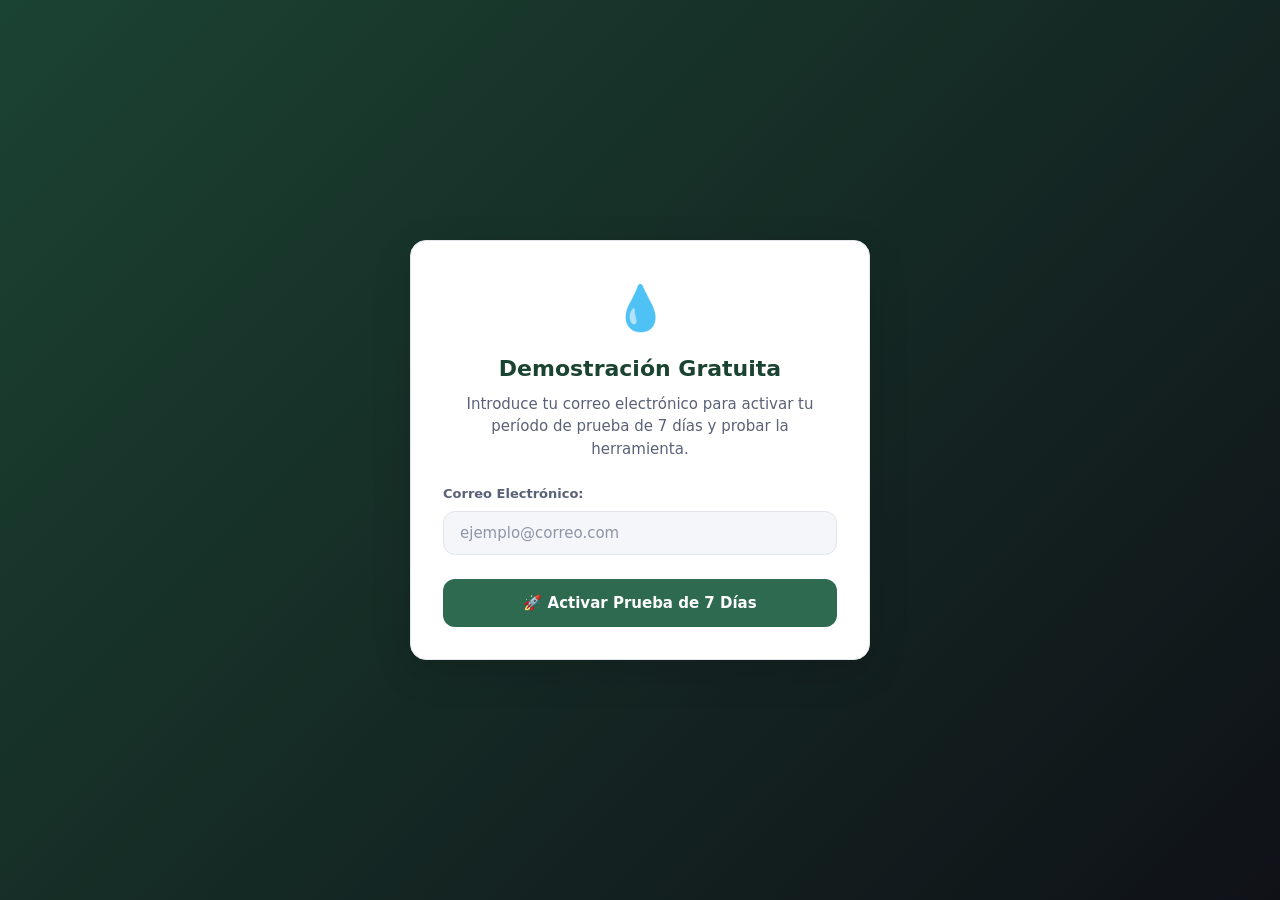
<file: index.html>
<!DOCTYPE html>
<html lang="es">

<head>
  <meta charset="UTF-8" />
  <meta name="viewport" content="width=device-width, initial-scale=1.0, user-scalable=no" />
  <meta name="description" content="Tu Empresa - Sistema de Gestión para Recarga de Agua Potable" />
  <meta name="theme-color" content="#1B4332" />
  <meta name="mobile-web-app-capable" content="yes" />
  <meta name="apple-mobile-web-app-capable" content="yes" />
  <meta name="apple-mobile-web-app-status-bar-style" content="black-translucent" />
  <meta name="apple-mobile-web-app-title" content="WaterApp" />
  <link rel="manifest" href="manifest.json" />
  <link rel="icon" type="image/png" sizes="192x192" href="img/icon-192.png" />
  <link rel="apple-touch-icon" href="img/icon-192.png" />
  <title>Tu Empresa - Gestión de Agua v2.8.67</title>
  <link rel="stylesheet" href="css/styles.css?v=2.8.56" />
</head>

<body>
  <script>
    // En localhost desregistrar Service Worker y vaciar cache para reflejar cambios de desarrollo en tiempo real
    if (window.location.hostname === 'localhost' || window.location.hostname === '127.0.0.1') {
      if ('serviceWorker' in navigator) {
        navigator.serviceWorker.getRegistrations().then(regs => {
          for (let reg of regs) reg.unregister();
        });
      }
      if ('caches' in window) {
        caches.keys().then(keys => {
          for (let key of keys) caches.delete(key);
        });
      }
    }
  </script>
  <div id="app"></div>
  <script>
    window.addEventListener('error', function(e) {
      const msg = e.message || '';
      if (msg.includes('ResizeObserver') || msg.includes('Script error')) return;
      console.error('[App Error]', e);
    });
    window.addEventListener('unhandledrejection', function(e) {
      const msg = (e && e.reason) ? (e.reason.message || String(e.reason)) : '';
      if (msg.includes('ServiceWorker') || msg.includes('Failed to fetch') || msg.includes('NetworkError')) {
        console.warn('[PWA/Network]: Error de red o actualización de Service Worker ignorado:', e.reason);
        return;
      }
      console.error('[Unhandled Rejection]', e.reason);
    });
  </script>
  <script src="js/qrcode.min.js"></script>
  <script src="js/html2pdf.bundle.min.js"></script>
  <script type="module" src="js/app.js?v=2.8.72"></script>
</body>

</html>
</file>
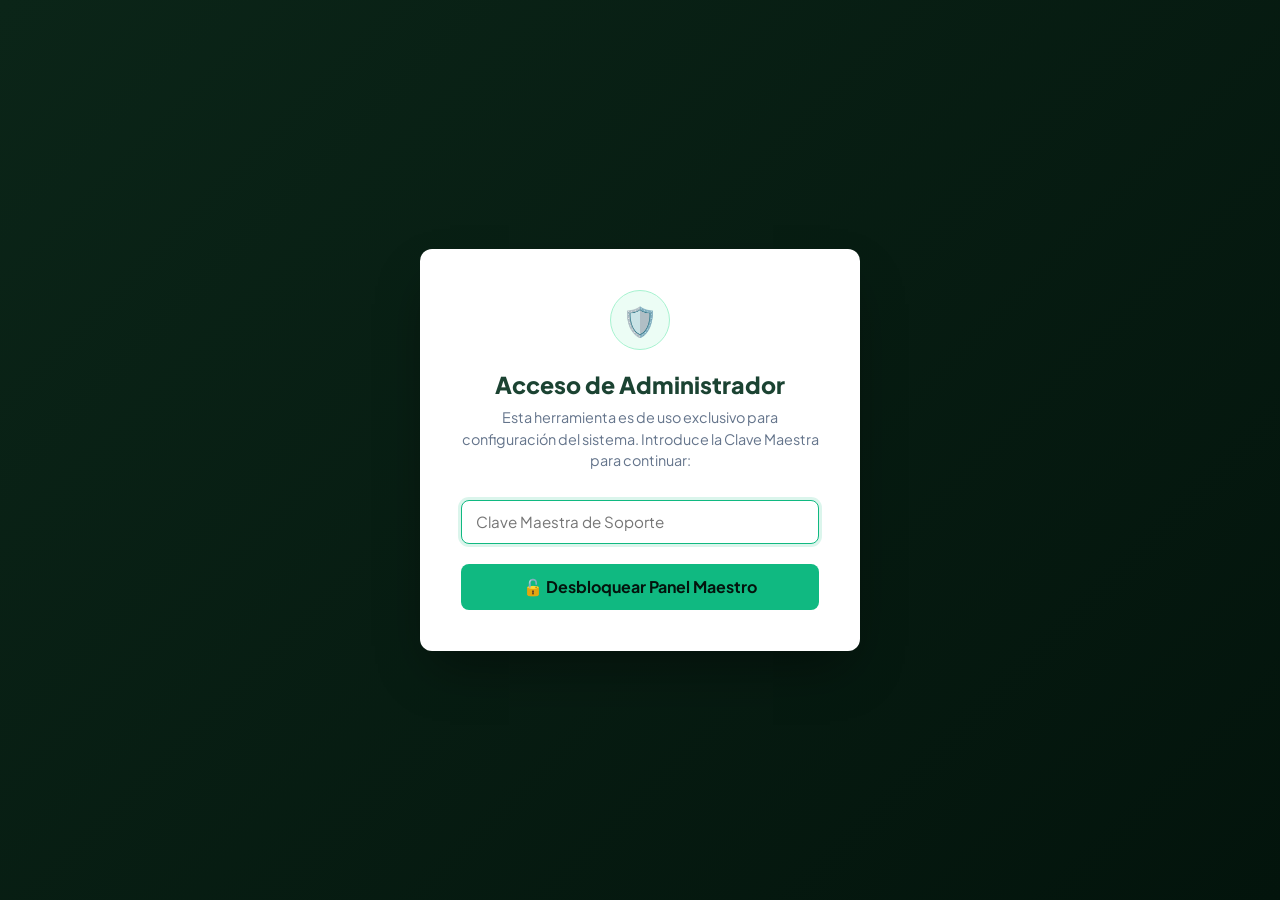
<file: admin-catalogo.html>
<!DOCTYPE html>
<html lang="es">
<head>
  <meta charset="UTF-8" />
  <meta name="viewport" content="width=device-width, initial-scale=1.0" />
  <title>Inyector de Catálogo Remoto - WaterApp Admin</title>
  <link rel="preconnect" href="https://fonts.googleapis.com">
  <link rel="preconnect" href="https://fonts.gstatic.com" crossorigin>
  <link href="https://fonts.googleapis.com/css2?family=Plus+Jakarta+Sans:wght@400;500;600;700;800&display=swap" rel="stylesheet">
  <style>
    :root {
      --primary: #1B4332;
      --primary-dark: #0B2518;
      --primary-light: #2D6A4F;
      --accent: #10B981;
      --bg: #F8FAFC;
      --surface: #FFFFFF;
      --border: #E2E8F0;
      --text: #0F172A;
      --text-muted: #64748B;
      --danger: #DC2626;
      --radius: 12px;
      --shadow: 0 10px 25px -5px rgba(0, 0, 0, 0.06), 0 8px 10px -6px rgba(0, 0, 0, 0.04);
    }

    * {
      box-sizing: border-box;
      margin: 0;
      padding: 0;
      font-family: 'Plus Jakarta Sans', system-ui, -apple-system, sans-serif;
    }

    body {
      background: var(--bg);
      color: var(--text);
      min-height: 100vh;
    }

    /* Pantalla de Bloqueo de Acceso */
    #auth-overlay {
      position: fixed;
      top: 0;
      left: 0;
      width: 100%;
      height: 100%;
      background: linear-gradient(135deg, var(--primary-dark) 0%, #03140C 100%);
      display: flex;
      align-items: center;
      justify-content: center;
      z-index: 99999;
      padding: 1.5rem;
    }

    .auth-card {
      background: var(--surface);
      border-radius: var(--radius);
      padding: 2.5rem;
      max-width: 440px;
      width: 100%;
      box-shadow: 0 25px 50px -12px rgba(0, 0, 0, 0.4);
      text-align: center;
      border: 1px solid rgba(255, 255, 255, 0.1);
    }

    .auth-icon {
      width: 60px;
      height: 60px;
      background: #ECFDF5;
      border: 1px solid #A7F3D0;
      color: var(--primary);
      border-radius: 50%;
      display: flex;
      align-items: center;
      justify-content: center;
      font-size: 1.8rem;
      margin: 0 auto 1.25rem;
    }

    .auth-title {
      font-size: 1.45rem;
      font-weight: 800;
      color: var(--primary);
      margin-bottom: 0.5rem;
    }

    .auth-desc {
      font-size: 0.9rem;
      color: var(--text-muted);
      margin-bottom: 1.75rem;
      line-height: 1.5;
    }

    /* Panel Principal */
    #admin-app {
      display: none;
      padding: 2.5rem 1.5rem;
    }

    .container {
      max-width: 1000px;
      margin: 0 auto;
    }

    .header-card {
      background: linear-gradient(135deg, var(--primary-dark) 0%, var(--primary) 100%);
      color: white;
      padding: 2rem 2.5rem;
      border-radius: var(--radius);
      box-shadow: var(--shadow);
      margin-bottom: 2rem;
      display: flex;
      justify-content: space-between;
      align-items: center;
      flex-wrap: wrap;
      gap: 1rem;
    }

    .header-title {
      font-size: 1.8rem;
      font-weight: 800;
      letter-spacing: -0.02em;
    }

    .header-subtitle {
      font-size: 0.95rem;
      color: #D8F3DC;
      margin-top: 4px;
    }

    .card {
      background: var(--surface);
      border: 1px solid var(--border);
      border-radius: var(--radius);
      padding: 2rem;
      box-shadow: var(--shadow);
      margin-bottom: 2rem;
    }

    .card-title {
      font-size: 1.25rem;
      font-weight: 700;
      color: var(--primary);
      margin-bottom: 1.25rem;
      display: flex;
      align-items: center;
      gap: 10px;
    }

    .form-group {
      margin-bottom: 1.25rem;
    }

    .form-label {
      display: block;
      font-size: 0.88rem;
      font-weight: 600;
      color: var(--text);
      margin-bottom: 6px;
    }

    .form-control {
      width: 100%;
      height: 44px;
      padding: 8px 14px;
      border: 1.5px solid var(--border);
      border-radius: 8px;
      font-size: 0.95rem;
      outline: none;
      background: white;
      transition: border-color 0.2s;
    }

    .form-control:focus {
      border-color: var(--accent);
      box-shadow: 0 0 0 3px rgba(16, 185, 129, 0.15);
    }

    /* Tabla interactiva */
    .table-container {
      overflow-x: auto;
      margin-bottom: 1.5rem;
      border: 1px solid var(--border);
      border-radius: 10px;
    }

    table {
      width: 100%;
      border-collapse: collapse;
      background: white;
      min-width: 750px;
    }

    th {
      background: #F1F5F9;
      color: var(--text-muted);
      font-size: 0.82rem;
      font-weight: 700;
      text-transform: uppercase;
      letter-spacing: 0.5px;
      padding: 12px 14px;
      text-align: left;
      border-bottom: 1px solid var(--border);
    }

    td {
      padding: 10px 14px;
      border-bottom: 1px solid var(--border);
      vertical-align: middle;
    }

    tr:last-child td {
      border-bottom: none;
    }

    .btn {
      display: inline-flex;
      align-items: center;
      justify-content: center;
      gap: 8px;
      padding: 10px 20px;
      border-radius: 8px;
      font-size: 0.95rem;
      font-weight: 600;
      cursor: pointer;
      border: none;
      transition: all 0.2s;
    }

    .btn-primary {
      background: var(--primary);
      color: white;
    }

    .btn-primary:hover {
      background: var(--primary-light);
    }

    .btn-success {
      background: var(--accent);
      color: #04130D;
      font-weight: 700;
    }

    .btn-success:hover {
      background: #34D399;
      transform: translateY(-1px);
    }

    .btn-secondary {
      background: #F1F5F9;
      color: var(--text);
      border: 1px solid var(--border);
    }

    .btn-secondary:hover {
      background: #E2E8F0;
    }

    .btn-danger {
      background: #FEE2E2;
      color: #DC2626;
      padding: 6px 12px;
      font-size: 0.85rem;
    }

    .btn-danger:hover {
      background: #FCA5A5;
    }

    .btn-sm {
      padding: 6px 14px;
      font-size: 0.85rem;
    }

    .actions-bar {
      display: flex;
      justify-content: space-between;
      align-items: center;
      flex-wrap: wrap;
      gap: 1rem;
      margin-top: 1rem;
    }

    .alert {
      padding: 1rem 1.25rem;
      border-radius: 8px;
      font-size: 0.95rem;
      margin-bottom: 1.5rem;
      display: none;
    }

    .alert-success {
      background: #ECFDF5;
      color: #065F46;
      border: 1px solid #A7F3D0;
    }

    .alert-danger {
      background: #FEF2F2;
      color: #991B1B;
      border: 1px solid #FECACA;
    }
  </style>
</head>
<body>

<!-- Pantalla de Seguridad / Login de Administrador -->
<div id="auth-overlay">
  <div class="auth-card">
    <div class="auth-icon">🛡️</div>
    <h2 class="auth-title">Acceso de Administrador</h2>
    <p class="auth-desc">Esta herramienta es de uso exclusivo para configuración del sistema. Introduce la Clave Maestra para continuar:</p>
    
    <div class="form-group" style="text-align: left;">
      <input type="password" id="input-admin-auth-pwd" class="form-control" placeholder="Clave Maestra de Soporte" onkeydown="if(event.key === 'Enter') document.getElementById('btn-auth-unlock').click()"/>
      <div id="auth-error-msg" style="color: var(--danger); font-size: 0.85rem; margin-top: 8px; display: none; font-weight: 500;">
        ⚠️ Clave incorrecta. Acceso denegado.
      </div>
    </div>

    <button id="btn-auth-unlock" class="btn btn-success" style="width: 100%; height: 46px; font-size: 1rem;">
      🔓 Desbloquear Panel Maestro
    </button>
  </div>
</div>

<!-- Panel de Control Principal -->
<div id="admin-app">
  <div class="container">
    
    <!-- Header -->
    <div class="header-card">
      <div>
        <h1 class="header-title">⚡ Inyector Remoto de Catálogo</h1>
        <p class="header-subtitle">Configura productos, precios y stock desde tu laptop e inyéctalos directo a la App del cliente vía Supabase</p>
      </div>
      <div style="display: flex; gap: 8px;">
        <button id="btn-lock-session" class="btn btn-secondary" style="background: rgba(255,255,255,0.15); color:white; border-color: rgba(255,255,255,0.3);">
          🔒 Bloquear Panel
        </button>
        <a href="index.html" class="btn btn-secondary" style="background: rgba(255,255,255,0.15); color:white; border-color: rgba(255,255,255,0.3);">
          ← Volver a la App
        </a>
      </div>
    </div>

    <div id="alert-box" class="alert"></div>

    <!-- Paso 1: Seleccionar Cliente -->
    <div class="card">
      <h2 class="card-title">1. Seleccionar Cliente / Correo de Destino</h2>
      <div style="display: grid; grid-template-columns: repeat(auto-fit, minmax(280px, 1fr)); gap: 1.25rem; align-items: flex-end;">
        <div class="form-group" style="margin-bottom: 0;">
          <label class="form-label">Elegir de Cuentas Registradas en Supabase</label>
          <select class="form-control" id="select-cliente">
            <option value="">Cargando clientes de Supabase...</option>
          </select>
        </div>
        <div class="form-group" style="margin-bottom: 0;">
          <label class="form-label">O escribir correo manualmente</label>
          <input type="email" class="form-control" id="input-cliente-manual" placeholder="ejemplo@correo.com" />
        </div>
      </div>
    </div>

    <!-- Paso 2: Catálogo de Productos -->
    <div class="card">
      <div style="display: flex; justify-content: space-between; align-items: center; flex-wrap: wrap; gap: 10px; margin-bottom: 1.25rem;">
        <h2 class="card-title" style="margin-bottom: 0;">2. Productos, Recargas, Precios y Stock</h2>
        <div style="display: flex; gap: 8px;">
          <button class="btn btn-sm btn-secondary" id="btn-plantilla-rapida">
            ✨ Cargar Plantilla Típica
          </button>
          <button class="btn btn-sm btn-primary" id="btn-add-row">
            + Agregar Producto
          </button>
        </div>
      </div>

      <div class="table-container">
        <table id="table-productos">
          <thead>
            <tr>
              <th style="width: 25%;">Tipo / Categoría</th>
              <th style="width: 30%;">Nombre del Producto / Recarga</th>
              <th style="width: 15%;">Litros (Recarga)</th>
              <th style="width: 15%;">Precio ($)</th>
              <th style="width: 15%;">Stock Inicial</th>
              <th style="width: 5%; text-align: center;"></th>
            </tr>
          </thead>
          <tbody id="tbody-productos">
            <!-- Filas dinámicas -->
          </tbody>
        </table>
      </div>

      <!-- Botón de Inyección Principal -->
      <div class="actions-bar">
        <div style="font-size: 0.9rem; color: var(--text-muted);">
          Total de ítems preparados: <strong id="total-items-count">0</strong>
        </div>
        <div style="display: flex; gap: 12px;">
          <button class="btn btn-secondary" id="btn-exportar-json">
            💾 Descargar Archivo JSON
          </button>
          <button class="btn btn-success" id="btn-inyectar-supabase" style="font-size: 1.05rem; padding: 12px 28px;">
            🚀 Inyectar a la Cuenta en Supabase (Magia ✨)
          </button>
        </div>
      </div>
    </div>

  </div>
</div>

<script>
  const SUPABASE_RPC_URL = 'https://nxfilgwpguqlrjlfnnwt.supabase.co/rest/v1/rpc';
  const SUPABASE_KEY = 'eyJhbGciOiJIUzI1NiIsInR5cCI6IkpXVCJ9.eyJpc3MiOiJzdXBhYmFzZSIsInJlZiI6Im54ZmlsZ3dwZ3VxbHJqbGZubnd0Iiwicm9sZSI6ImFub24iLCJpYXQiOjE3ODgyMTU0NDQsImV4cCI6MjEwMzc5MTQ0NH0.ZSx3dudM_cmqJL5qkpOtfJBTSQhIdd4GShkZp2t3n_s';

  let productos = [];

  async function callAdminRpc(fnName, params) {
    const res = await fetch(`${SUPABASE_RPC_URL}/${fnName}`, {
      method: 'POST',
      headers: {
        'apikey': SUPABASE_KEY,
        'Authorization': `Bearer ${SUPABASE_KEY}`,
        'Content-Type': 'application/json'
      },
      body: JSON.stringify(params || {})
    });
    if (!res.ok) throw new Error(`HTTP ${res.status}`);
    return await res.json();
  }

  function handleUnauthorized() {
    sessionStorage.removeItem('superadmin_token');
    sessionStorage.removeItem('admin_master_unlocked');
    checkAuth();
  }

  // Función para calcular SHA-256 en el navegador
  async function sha256(text) {
    const encoder = new TextEncoder();
    const data = encoder.encode(text);
    const hashBuffer = await crypto.subtle.digest('SHA-256', data);
    const hashArray = Array.from(new Uint8Array(hashBuffer));
    return hashArray.map(b => b.toString(16).padStart(2, '0')).join('');
  }

  // Comprobar autenticación de Administrador
  function checkAuth() {
    sessionStorage.removeItem('admin_master_unlocked');
    if (sessionStorage.getItem('superadmin_token')) {
      document.getElementById('auth-overlay').style.display = 'none';
      document.getElementById('admin-app').style.display = 'block';
      initApp();
    } else {
      document.getElementById('auth-overlay').style.display = 'flex';
      document.getElementById('admin-app').style.display = 'none';
      setTimeout(() => {
        const inp = document.getElementById('input-admin-auth-pwd');
        if (inp) inp.focus();
      }, 100);
    }
  }

  document.getElementById('btn-auth-unlock').addEventListener('click', async () => {
    const inputPwd = document.getElementById('input-admin-auth-pwd').value;
    const errorMsg = document.getElementById('auth-error-msg');
    const btn = document.getElementById('btn-auth-unlock');

    btn.disabled = true;
    try {
      const computedHash = await sha256(inputPwd);
      const res = await callAdminRpc('rpc_superadmin_login', {
        p_password_sha256: computedHash
      });
      if (res && res.ok && res.token) {
        sessionStorage.setItem('superadmin_token', res.token);
        errorMsg.style.display = 'none';
        checkAuth();
      } else {
        errorMsg.style.display = 'block';
        document.getElementById('input-admin-auth-pwd').value = '';
        document.getElementById('input-admin-auth-pwd').focus();
      }
    } catch (e) {
      errorMsg.style.display = 'block';
    } finally {
      btn.disabled = false;
    }
  });

  document.getElementById('btn-lock-session').addEventListener('click', async () => {
    const tok = sessionStorage.getItem('superadmin_token');
    if (tok) {
      await callAdminRpc('rpc_superadmin_logout', { p_token: tok }).catch(() => {});
    }
    sessionStorage.removeItem('superadmin_token');
    sessionStorage.removeItem('admin_master_unlocked');
    location.reload();
  });

  // Plantilla típica predeterminada
  const plantillaTipica = [
    { id: '20l', categoria: 'relleno', nombre: 'Botellón 20 Litros', litros: 20, precio: 1.50, stock: 0, moneda: 'USD' },
    { id: '10l', categoria: 'relleno', nombre: 'Botellón 10 Litros', litros: 10, precio: 1.00, stock: 0, moneda: 'USD' },
    { id: 'bot_nuevo', categoria: 'producto', nombre: 'Botellón Nuevo 20L (Vacío)', litros: 0, precio: 12.00, stock: 15, moneda: 'USD' },
    { id: 'agarradera', categoria: 'producto', nombre: 'Agarradera Plástica', litros: 0, precio: 3.00, stock: 30, moneda: 'USD' },
    { id: 'bomba_usb', categoria: 'producto', nombre: 'Dispensador / Bomba USB', litros: 0, precio: 8.50, stock: 8, moneda: 'USD' },
    { id: 'tapa', categoria: 'producto', nombre: 'Tapa con Precinto', litros: 0, precio: 0.50, stock: 100, moneda: 'USD' }
  ];

  // Cargar clientes desde Supabase mediante RPC
  async function cargarClientes() {
    const select = document.getElementById('select-cliente');
    try {
      const token = sessionStorage.getItem('superadmin_token') || '';
      const rpcRes = await callAdminRpc('rpc_superadmin_list_clientes', { p_token: token });
      if (!rpcRes || !rpcRes.ok) {
        if (rpcRes?.error === 'unauthorized') {
          handleUnauthorized();
          return;
        }
        throw new Error(rpcRes?.error || 'Error al conectar con Supabase');
      }
      const data = Array.isArray(rpcRes.clientes) ? rpcRes.clientes : [];
      
      select.innerHTML = '<option value="">-- Seleccionar cliente registrado --</option>';
      data.forEach(c => {
        const opt = document.createElement('option');
        opt.value = c.email;
        opt.textContent = `👤 ${c.email} (${c.dias_prueba} días | ${c.activo ? 'Activo' : 'Inactivo'})`;
        select.appendChild(opt);
      });
    } catch (e) {
      select.innerHTML = '<option value="">(Error al cargar lista automática - ingresa el correo abajo)</option>';
      console.error(e);
    }
  }

  // Renderizar filas
  function renderFilas() {
    const tbody = document.getElementById('tbody-productos');
    tbody.innerHTML = '';

    productos.forEach((p, index) => {
      const isProd = p.categoria === 'producto';
      const tr = document.createElement('tr');
      tr.innerHTML = `
        <td>
          <select class="form-control" style="height:38px; font-size:0.88rem;" onchange="cambiarCategoria(${index}, this.value)">
            <option value="relleno" ${!isProd ? 'selected' : ''}>💧 Recarga de Agua</option>
            <option value="producto" ${isProd ? 'selected' : ''}>📦 Producto Físico</option>
          </select>
        </td>
        <td>
          <input type="text" class="form-control" style="height:38px;" value="${p.nombre}" placeholder="Nombre del ítem" oninput="productos[${index}].nombre = this.value" required/>
        </td>
        <td>
          <input type="number" class="form-control" style="height:38px; ${isProd ? 'display:none;' : ''}" value="${p.litros}" min="1" oninput="productos[${index}].litros = parseInt(this.value) || 0" />
          ${isProd ? '<span style="color:var(--text-muted); font-size:0.85rem; padding-left:6px;">N/A</span>' : ''}
        </td>
        <td>
          <input type="number" step="0.01" class="form-control" style="height:38px;" value="${p.precio}" min="0" oninput="productos[${index}].precio = parseFloat(this.value) || 0" required/>
        </td>
        <td>
          <input type="number" class="form-control" style="height:38px; ${!isProd ? 'display:none;' : ''}" value="${p.stock || 0}" min="0" oninput="productos[${index}].stock = parseInt(this.value) || 0" />
          ${!isProd ? '<span style="color:var(--text-muted); font-size:0.85rem; padding-left:6px;">-</span>' : ''}
        </td>
        <td style="text-align: center;">
          <button type="button" class="btn btn-danger" onclick="eliminarFila(${index})" title="Eliminar fila">🗑️</button>
        </td>
      `;
      tbody.appendChild(tr);
    });

    document.getElementById('total-items-count').textContent = productos.length;
  }

  function cambiarCategoria(index, nuevaCat) {
    productos[index].categoria = nuevaCat;
    if (nuevaCat === 'producto') {
      productos[index].litros = 0;
    } else {
      productos[index].litros = 20;
      productos[index].stock = 0;
    }
    renderFilas();
  }

  function eliminarFila(index) {
    productos.splice(index, 1);
    renderFilas();
  }

  function agregarFila() {
    productos.push({
      id: 'item_' + Date.now() + '_' + Math.random().toString(36).substr(2, 4),
      categoria: 'relleno',
      nombre: 'Nuevo Ítem',
      litros: 20,
      precio: 1.50,
      stock: 0,
      moneda: 'USD'
    });
    renderFilas();
  }

  function mostrarAlerta(msg, tipo = 'success') {
    const alertBox = document.getElementById('alert-box');
    alertBox.className = `alert alert-${tipo}`;
    alertBox.innerHTML = msg;
    alertBox.style.display = 'block';
    window.scrollTo({ top: 0, behavior: 'smooth' });
  }

  // Event Listeners
  document.getElementById('btn-add-row').addEventListener('click', agregarFila);

  document.getElementById('btn-plantilla-rapida').addEventListener('click', () => {
    productos = JSON.parse(JSON.stringify(plantillaTipica));
    renderFilas();
    mostrarAlerta('✨ Plantilla típica cargada. Puedes ajustar los precios y cantidades antes de inyectar.');
  });

  document.getElementById('select-cliente').addEventListener('change', (e) => {
    if (e.target.value) {
      document.getElementById('input-cliente-manual').value = e.target.value;
    }
  });

  // Exportar JSON
  document.getElementById('btn-exportar-json').addEventListener('click', () => {
    if (productos.length === 0) {
      mostrarAlerta('Agrega al menos un producto a la lista', 'danger');
      return;
    }
    const dataStr = "data:text/json;charset=utf-8," + encodeURIComponent(JSON.stringify({
      configuracion: [{ id: 'tiposBotellon', value: productos }],
      _meta: { fecha: new Date().toISOString() }
    }, null, 2));
    const dlAnchorElem = document.createElement('a');
    dlAnchorElem.setAttribute("href", dataStr);
    dlAnchorElem.setAttribute("download", `catalogo_${document.getElementById('input-cliente-manual').value || 'cliente'}.json`);
    dlAnchorElem.click();
  });

  // Inyectar a Supabase
  document.getElementById('btn-inyectar-supabase').addEventListener('click', async () => {
    const email = document.getElementById('input-cliente-manual').value.trim();
    if (!email || !email.includes('@')) {
      mostrarAlerta('Por favor selecciona o introduce un correo electrónico válido de destino.', 'danger');
      return;
    }

    if (productos.length === 0) {
      mostrarAlerta('Debes añadir al menos un producto a la tabla.', 'danger');
      return;
    }

    const btn = document.getElementById('btn-inyectar-supabase');
    btn.disabled = true;
    btn.textContent = '⏳ Inyectando a Supabase...';

    try {
      const token = sessionStorage.getItem('superadmin_token') || '';
      const rpcRes = await callAdminRpc('rpc_superadmin_update_cliente', {
        p_token: token,
        p_id: null,
        p_email: email,
        p_patch: { catalogo_inicial: productos }
      });

      if (!rpcRes || !rpcRes.ok) {
        if (rpcRes?.error === 'unauthorized') {
          handleUnauthorized();
          return;
        }
        if (rpcRes?.error === 'not_found') {
          throw new Error('El correo no fue encontrado en Supabase. Asegúrate de registrar la cuenta primero.');
        }
        throw new Error('No se pudo actualizar el registro en Supabase.');
      }

      mostrarAlerta(`
          🎉 <strong>¡MAGIA COMPLETADA!</strong><br/>
          Se inyectaron <strong>${productos.length} productos</strong> a la cuenta <strong>${email}</strong>.<br/>
          Cuando abran la App en la tablet o teléfono con esa cuenta, <strong>todos los productos, precios y stocks se cargarán automáticamente al instante</strong>.
        `, 'success');
    } catch (e) {
      mostrarAlerta(`❌ Error: ${e.message}`, 'danger');
    } finally {
      btn.disabled = false;
      btn.textContent = '🚀 Inyectar a la Cuenta en Supabase (Magia ✨)';
    }
  });

  function initApp() {
    cargarClientes();
    productos = JSON.parse(JSON.stringify(plantillaTipica));
    renderFilas();
  }

  // Iniciar verificación de acceso
  checkAuth();
</script>

</body>
</html>
</file>
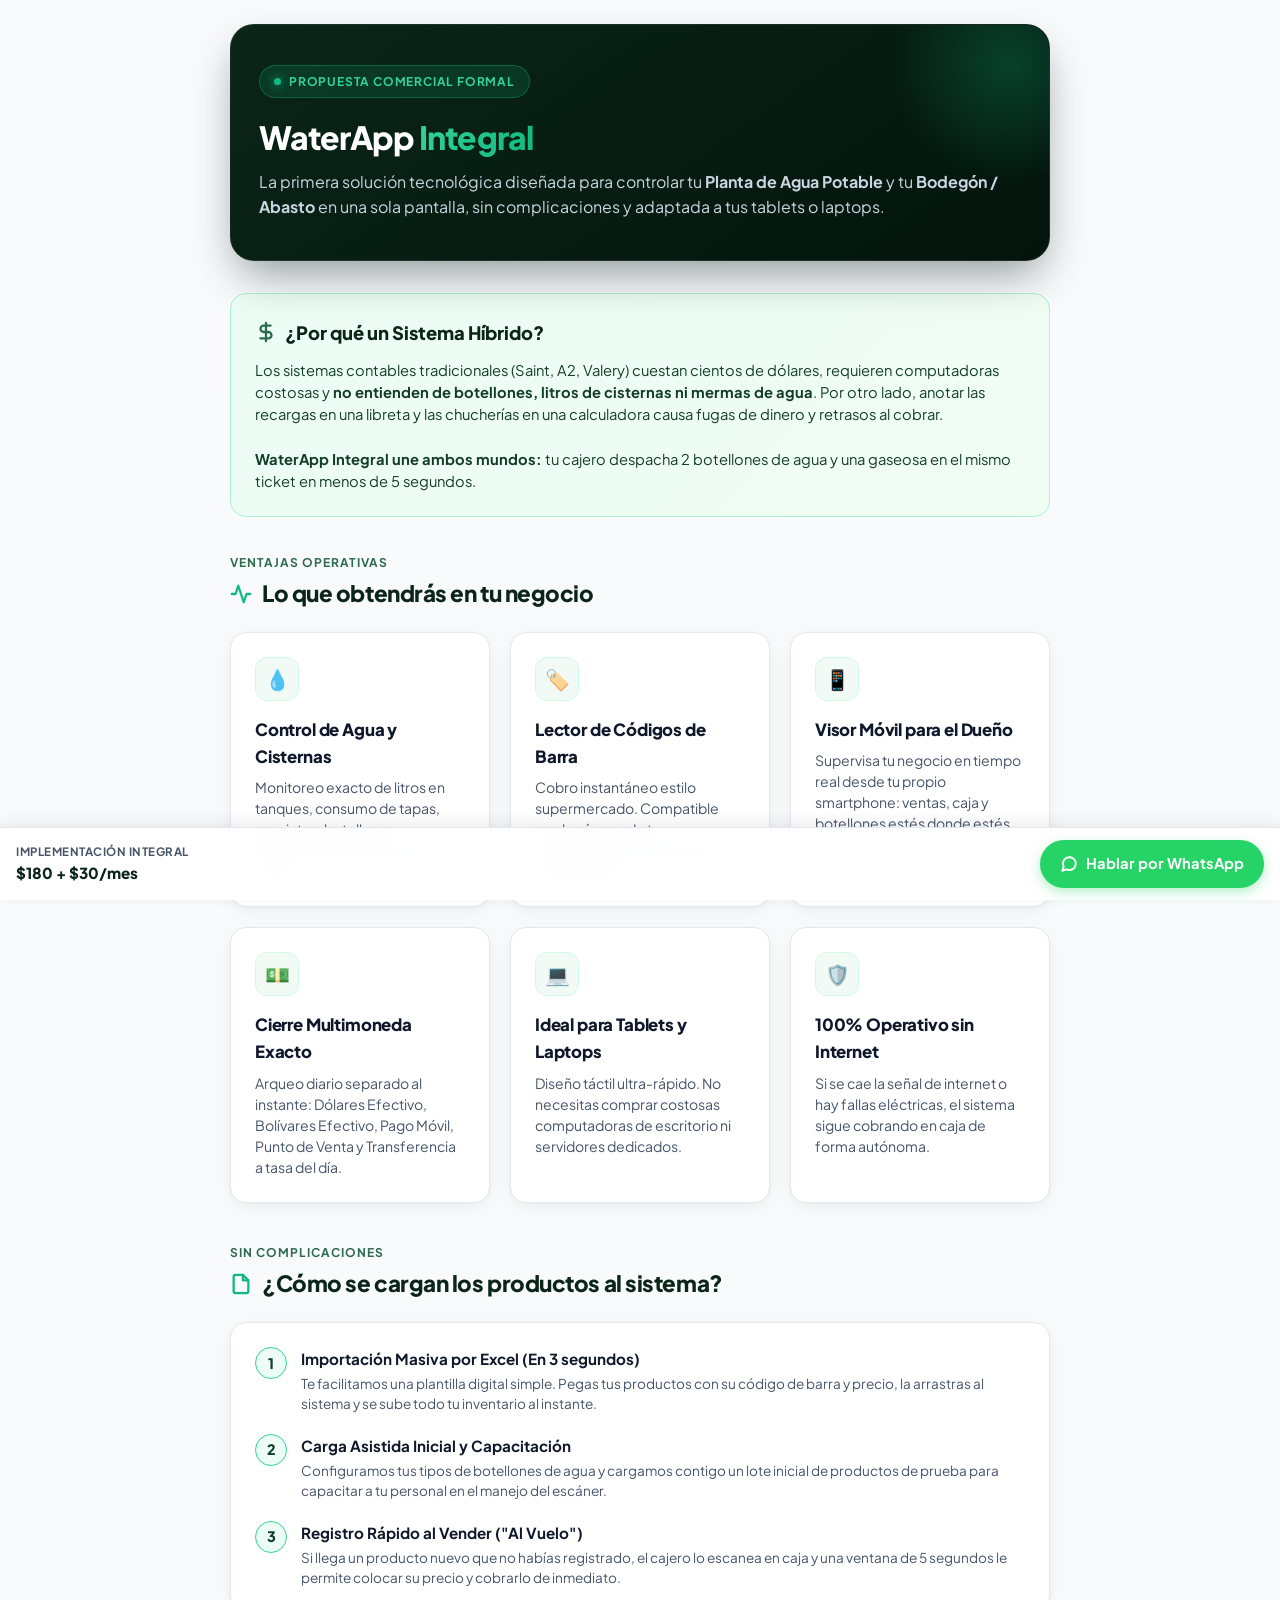
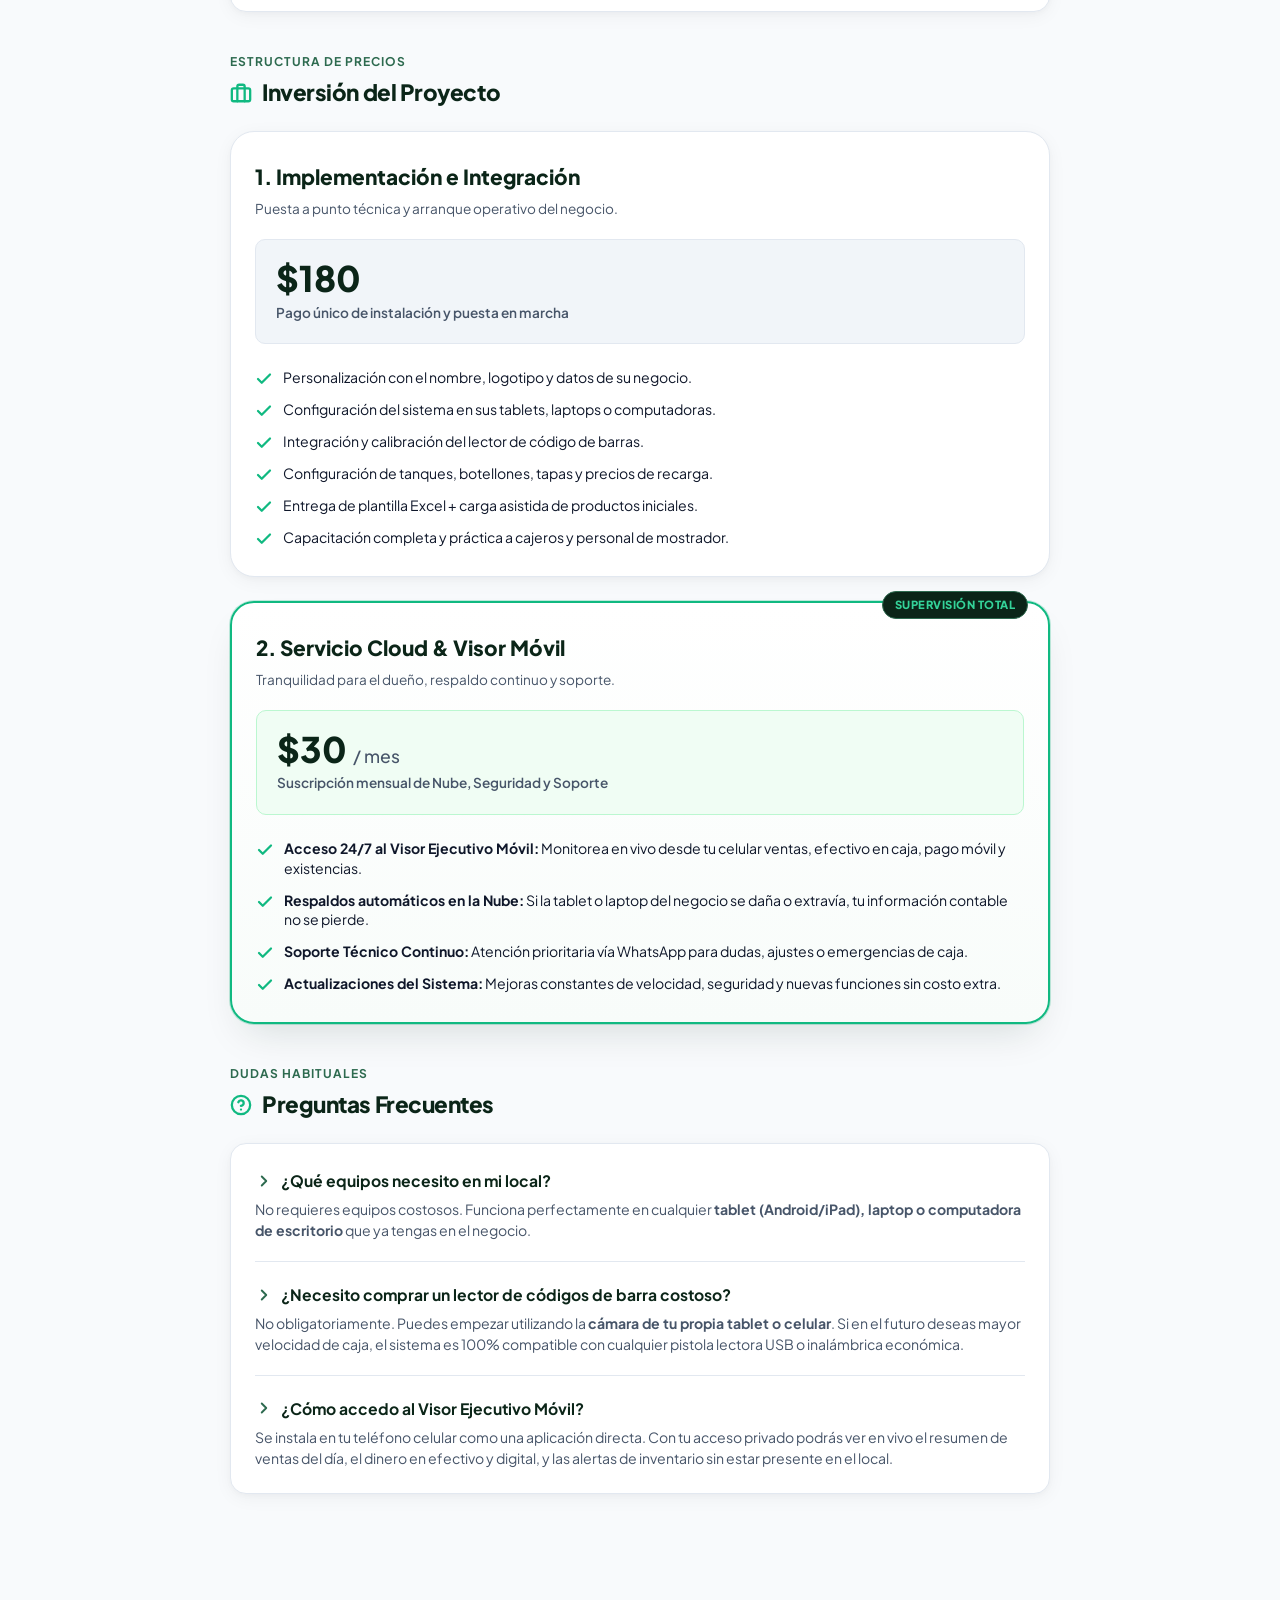
<file: propuesta-comercial-integral.html>
<!DOCTYPE html>
<html lang="es">
<head>
  <meta charset="UTF-8" />
  <meta name="viewport" content="width=device-width, initial-scale=1.0, maximum-scale=1.0, user-scalable=no" />
  <title>Propuesta Comercial - WaterApp Integral & Bodegón</title>
  <meta name="description" content="Propuesta de Implementación del Sistema Integral de Gestión para Plantas de Agua Potable y Bodegón / Abasto." />
  
  <!-- Tipografía Plus Jakarta Sans -->
  <link rel="preconnect" href="https://fonts.googleapis.com">
  <link rel="preconnect" href="https://fonts.gstatic.com" crossorigin>
  <link href="https://fonts.googleapis.com/css2?family=Plus+Jakarta+Sans:wght@400;500;600;700;800&display=swap" rel="stylesheet">

  <style>
    :root {
      --primary-950: #04130D;
      --primary-900: #0B2518;
      --primary-800: #133D29;
      --primary-700: #1B4332;
      --primary-600: #2D6A4F;
      --primary-500: #10B981;
      --primary-400: #34D399;
      --primary-100: #ECFDF5;
      --primary-50: #F2FAF6;
      
      --accent: #0284C7;
      --accent-light: #E0F2FE;
      --bg: #F8FAFC;
      --surface: #FFFFFF;
      --surface-subtle: #F1F5F9;
      --border: #E2E8F0;
      
      --text-main: #0F172A;
      --text-muted: #475569;
      --text-subtle: #94A3B8;
      
      --danger: #EF4444;
      --warning: #F59E0B;
      
      --radius-sm: 10px;
      --radius-md: 16px;
      --radius-lg: 24px;
      
      --shadow-card: 0 4px 20px -2px rgba(15, 23, 42, 0.06), 0 2px 6px -1px rgba(15, 23, 42, 0.03);
      --shadow-premium: 0 20px 40px -15px rgba(11, 37, 24, 0.15), 0 0 0 1px rgba(16, 185, 129, 0.25);
    }

    * {
      box-sizing: border-box;
      margin: 0;
      padding: 0;
      font-family: 'Plus Jakarta Sans', system-ui, -apple-system, sans-serif;
      -webkit-tap-highlight-color: transparent;
    }

    body {
      background: var(--bg);
      color: var(--text-main);
      line-height: 1.6;
      padding: 1.5rem 1rem 6rem;
    }

    .container {
      max-width: 820px;
      margin: 0 auto;
    }

    /* Hero / Header */
    .hero-card {
      background: linear-gradient(145deg, var(--primary-900) 0%, #03140C 100%);
      color: #FFFFFF;
      padding: 2.5rem 1.75rem;
      border-radius: var(--radius-lg);
      box-shadow: 0 20px 45px -10px rgba(4, 19, 13, 0.45);
      margin-bottom: 2rem;
      position: relative;
      overflow: hidden;
      border: 1px solid rgba(255, 255, 255, 0.08);
    }

    .hero-card::before {
      content: '';
      position: absolute;
      top: -80px;
      right: -80px;
      width: 240px;
      height: 240px;
      background: radial-gradient(circle, rgba(16, 185, 129, 0.25) 0%, rgba(16, 185, 129, 0) 70%);
      border-radius: 50%;
      pointer-events: none;
    }

    .badge-hero {
      display: inline-flex;
      align-items: center;
      gap: 8px;
      background: rgba(16, 185, 129, 0.15);
      color: var(--primary-400);
      border: 1px solid rgba(16, 185, 129, 0.35);
      padding: 6px 14px;
      border-radius: 9999px;
      font-size: 0.75rem;
      font-weight: 700;
      margin-bottom: 1.25rem;
      text-transform: uppercase;
      letter-spacing: 0.8px;
    }

    .badge-dot {
      width: 7px;
      height: 7px;
      background: var(--primary-500);
      border-radius: 50%;
      box-shadow: 0 0 10px var(--primary-500);
    }

    .hero-title {
      font-size: 2rem;
      font-weight: 800;
      line-height: 1.2;
      margin-bottom: 0.85rem;
      letter-spacing: -0.03em;
      color: #FFFFFF;
    }

    .hero-title span {
      background: linear-gradient(120deg, #34D399, #10B981);
      -webkit-background-clip: text;
      -webkit-text-fill-color: transparent;
    }

    .hero-subtitle {
      font-size: 1rem;
      color: #CBD5E1;
      font-weight: 400;
      line-height: 1.55;
    }

    /* Secciones */
    .section-header {
      margin: 2.25rem 0 1.25rem;
    }

    .section-tag {
      font-size: 0.75rem;
      font-weight: 700;
      text-transform: uppercase;
      letter-spacing: 1px;
      color: var(--primary-600);
      margin-bottom: 4px;
      display: block;
    }

    .section-title {
      font-size: 1.4rem;
      font-weight: 800;
      color: var(--primary-900);
      letter-spacing: -0.02em;
      display: flex;
      align-items: center;
      gap: 10px;
    }

    /* Solución Híbrida Cards */
    .hybrid-banner {
      background: linear-gradient(135deg, #ECFDF5 0%, #F0FDF4 100%);
      border: 1px solid #A7F3D0;
      border-radius: var(--radius-md);
      padding: 1.5rem;
      margin-bottom: 2rem;
      display: flex;
      flex-direction: column;
      gap: 12px;
    }

    .hybrid-banner-title {
      font-size: 1.15rem;
      font-weight: 800;
      color: var(--primary-900);
      display: flex;
      align-items: center;
      gap: 8px;
    }

    .hybrid-banner-desc {
      font-size: 0.92rem;
      color: var(--primary-800);
      line-height: 1.5;
    }

    .features-grid {
      display: grid;
      grid-template-columns: repeat(auto-fit, minmax(240px, 1fr));
      gap: 1.25rem;
      margin-bottom: 2.5rem;
    }

    .feature-card {
      background: var(--surface);
      padding: 1.5rem;
      border-radius: var(--radius-md);
      border: 1px solid var(--border);
      box-shadow: var(--shadow-card);
      display: flex;
      flex-direction: column;
    }

    .icon-box {
      width: 44px;
      height: 44px;
      border-radius: 12px;
      background: var(--primary-50);
      border: 1px solid #D1FAE5;
      display: flex;
      align-items: center;
      justify-content: center;
      color: var(--primary-700);
      margin-bottom: 1rem;
      font-size: 1.25rem;
    }

    .feature-name {
      font-size: 1.05rem;
      font-weight: 800;
      color: var(--text-main);
      margin-bottom: 0.4rem;
      letter-spacing: -0.01em;
    }

    .feature-text {
      font-size: 0.88rem;
      color: var(--text-muted);
      line-height: 1.5;
    }

    /* Como funciona el inventario */
    .inventory-box {
      background: var(--surface);
      border: 1px solid var(--border);
      border-radius: var(--radius-md);
      padding: 1.5rem;
      margin-bottom: 2.5rem;
      box-shadow: var(--shadow-card);
    }

    .step-item {
      display: flex;
      gap: 14px;
      margin-bottom: 1.25rem;
      align-items: flex-start;
    }

    .step-item:last-child {
      margin-bottom: 0;
    }

    .step-number {
      width: 32px;
      height: 32px;
      background: var(--primary-100);
      color: var(--primary-800);
      font-weight: 800;
      border-radius: 50%;
      display: flex;
      align-items: center;
      justify-content: center;
      flex-shrink: 0;
      font-size: 0.9rem;
      border: 1px solid var(--primary-400);
    }

    .step-content h4 {
      font-size: 0.95rem;
      font-weight: 700;
      color: var(--text-main);
      margin-bottom: 3px;
    }

    .step-content p {
      font-size: 0.85rem;
      color: var(--text-muted);
      line-height: 1.45;
    }

    /* Precios */
    .pricing-container {
      display: flex;
      flex-direction: column;
      gap: 1.5rem;
      margin-bottom: 2.5rem;
    }

    .price-card {
      background: var(--surface);
      border-radius: var(--radius-lg);
      padding: 1.75rem 1.5rem;
      border: 1px solid var(--border);
      box-shadow: var(--shadow-card);
      position: relative;
    }

    .price-card.featured {
      border: 2px solid var(--primary-500);
      box-shadow: var(--shadow-premium);
      background: linear-gradient(180deg, #FFFFFF 0%, #F8FCFA 100%);
    }

    .tag-badge {
      position: absolute;
      top: -12px;
      right: 20px;
      background: var(--primary-900);
      color: var(--primary-400);
      font-size: 0.7rem;
      font-weight: 800;
      padding: 4px 12px;
      border-radius: 9999px;
      letter-spacing: 0.5px;
      text-transform: uppercase;
      border: 1px solid var(--primary-600);
    }

    .price-title {
      font-size: 1.3rem;
      font-weight: 800;
      color: var(--primary-900);
      margin-bottom: 0.25rem;
    }

    .price-subtitle {
      font-size: 0.85rem;
      color: var(--text-muted);
      margin-bottom: 1.25rem;
    }

    .price-amount-box {
      background: var(--surface-subtle);
      border: 1px solid var(--border);
      padding: 1.25rem;
      border-radius: var(--radius-sm);
      margin-bottom: 1.5rem;
    }

    .price-card.featured .price-amount-box {
      background: #F0FDF4;
      border-color: #BBF7D0;
    }

    .price-number {
      font-size: 2.2rem;
      font-weight: 800;
      color: var(--primary-900);
      line-height: 1;
    }

    .price-period {
      font-size: 0.85rem;
      color: var(--text-muted);
      margin-top: 6px;
      font-weight: 600;
    }

    .item-list {
      list-style: none;
      display: flex;
      flex-direction: column;
      gap: 12px;
    }

    .item-list li {
      font-size: 0.88rem;
      color: var(--text-main);
      display: flex;
      align-items: flex-start;
      gap: 10px;
      line-height: 1.4;
    }

    .check-svg {
      flex-shrink: 0;
      margin-top: 2px;
      color: var(--primary-500);
    }

    /* FAQ */
    .faq-wrapper {
      background: var(--surface);
      border: 1px solid var(--border);
      border-radius: var(--radius-md);
      padding: 1.5rem;
      margin-bottom: 2.5rem;
      box-shadow: var(--shadow-card);
    }

    .faq-row {
      margin-bottom: 1.25rem;
      padding-bottom: 1.25rem;
      border-bottom: 1px solid var(--border);
    }

    .faq-row:last-child {
      margin-bottom: 0;
      padding-bottom: 0;
      border-bottom: none;
    }

    .faq-question {
      font-weight: 700;
      color: var(--primary-900);
      font-size: 0.98rem;
      margin-bottom: 0.35rem;
      display: flex;
      align-items: center;
      gap: 8px;
    }

    .faq-answer {
      font-size: 0.88rem;
      color: var(--text-muted);
      line-height: 1.5;
    }

    /* Barra Flotante para WhatsApp en Móvil */
    .sticky-contact {
      position: fixed;
      bottom: 0;
      left: 0;
      right: 0;
      background: rgba(255, 255, 255, 0.95);
      backdrop-filter: blur(10px);
      -webkit-backdrop-filter: blur(10px);
      border-top: 1px solid var(--border);
      padding: 12px 16px;
      z-index: 9999;
      display: flex;
      align-items: center;
      justify-content: space-between;
      gap: 12px;
      box-shadow: 0 -4px 15px rgba(0, 0, 0, 0.08);
    }

    .sticky-info {
      display: flex;
      flex-direction: column;
    }

    .sticky-label {
      font-size: 0.72rem;
      color: var(--text-muted);
      text-transform: uppercase;
      font-weight: 700;
      letter-spacing: 0.5px;
    }

    .sticky-val {
      font-size: 0.95rem;
      font-weight: 800;
      color: var(--primary-900);
    }

    .btn-whatsapp {
      background: #25D366;
      color: #FFFFFF;
      text-decoration: none;
      font-size: 0.92rem;
      font-weight: 700;
      padding: 12px 20px;
      border-radius: 9999px;
      display: inline-flex;
      align-items: center;
      gap: 8px;
      box-shadow: 0 4px 12px rgba(37, 211, 102, 0.35);
      transition: transform 0.2s;
      flex-shrink: 0;
    }

    .btn-whatsapp:active {
      transform: scale(0.96);
    }

    /* Impresión */
    @media print {
      body { padding: 0; background: white; }
      .sticky-contact, .tag-badge { display: none !important; }
      .hero-card { color: black !important; background: white !important; border: 1px solid #ccc; box-shadow: none; }
      .hero-title, .hero-subtitle { color: black !important; -webkit-text-fill-color: initial !important; }
      .price-card { box-shadow: none; page-break-inside: avoid; }
    }
  </style>
</head>
<body>

<div class="container">
  
  <!-- Encabezado Principal / Hero -->
  <div class="hero-card">
    <div class="badge-hero">
      <span class="badge-dot"></span>
      Propuesta Comercial Formal
    </div>
    <h1 class="hero-title">WaterApp <span>Integral</span></h1>
    <p class="hero-subtitle">
      La primera solución tecnológica diseñada para controlar tu <strong>Planta de Agua Potable</strong> y tu <strong>Bodegón / Abasto</strong> en una sola pantalla, sin complicaciones y adaptada a tus tablets o laptops.
    </p>
  </div>

  <!-- Por qué es una solución única (Híbrida) -->
  <div class="hybrid-banner">
    <div class="hybrid-banner-title">
      <svg width="22" height="22" viewBox="0 0 24 24" fill="none" stroke="currentColor" stroke-width="2.5" stroke-linecap="round" stroke-linejoin="round" style="color: var(--primary-600);"><path d="M12 2v20M17 5H9.5a3.5 3.5 0 0 0 0 7h5a3.5 3.5 0 0 1 0 7H6"/></svg>
      ¿Por qué un Sistema Híbrido?
    </div>
    <p class="hybrid-banner-desc">
      Los sistemas contables tradicionales (Saint, A2, Valery) cuestan cientos de dólares, requieren computadoras costosas y <strong>no entienden de botellones, litros de cisternas ni mermas de agua</strong>. Por otro lado, anotar las recargas en una libreta y las chucherías en una calculadora causa fugas de dinero y retrasos al cobrar. 
      <br><br>
      <strong>WaterApp Integral une ambos mundos:</strong> tu cajero despacha 2 botellones de agua y una gaseosa en el mismo ticket en menos de 5 segundos.
    </p>
  </div>

  <!-- Beneficios Clave -->
  <div class="section-header">
    <span class="section-tag">Ventajas Operativas</span>
    <h2 class="section-title">
      <svg width="22" height="22" viewBox="0 0 24 24" fill="none" stroke="currentColor" stroke-width="2.5" stroke-linecap="round" stroke-linejoin="round" style="color: var(--primary-500);"><polyline points="22 12 18 12 15 21 9 3 6 12 2 12"/></svg>
      Lo que obtendrás en tu negocio
    </h2>
  </div>

  <div class="features-grid">
    
    <div class="feature-card">
      <div class="icon-box">💧</div>
      <h3 class="feature-name">Control de Agua y Cisternas</h3>
      <p class="feature-text">Monitoreo exacto de litros en tanques, consumo de tapas, precintos, botellones llenos/vacíos y delivery por zonas.</p>
    </div>

    <div class="feature-card">
      <div class="icon-box">🏷️</div>
      <h3 class="feature-name">Lector de Códigos de Barra</h3>
      <p class="feature-text">Cobro instantáneo estilo supermercado. Compatible con la cámara de tu tablet/celular o con pistolas lectoras USB.</p>
    </div>

    <div class="feature-card">
      <div class="icon-box">📱</div>
      <h3 class="feature-name">Visor Móvil para el Dueño</h3>
      <p class="feature-text">Supervisa tu negocio en tiempo real desde tu propio smartphone: ventas, caja y botellones estés donde estés.</p>
    </div>

    <div class="feature-card">
      <div class="icon-box">💵</div>
      <h3 class="feature-name">Cierre Multimoneda Exacto</h3>
      <p class="feature-text">Arqueo diario separado al instante: Dólares Efectivo, Bolívares Efectivo, Pago Móvil, Punto de Venta y Transferencia a tasa del día.</p>
    </div>

    <div class="feature-card">
      <div class="icon-box">💻</div>
      <h3 class="feature-name">Ideal para Tablets y Laptops</h3>
      <p class="feature-text">Diseño táctil ultra-rápido. No necesitas comprar costosas computadoras de escritorio ni servidores dedicados.</p>
    </div>

    <div class="feature-card">
      <div class="icon-box">🛡️</div>
      <h3 class="feature-name">100% Operativo sin Internet</h3>
      <p class="feature-text">Si se cae la señal de internet o hay fallas eléctricas, el sistema sigue cobrando en caja de forma autónoma.</p>
    </div>

  </div>

  <!-- Claridad sobre la Carga de Inventario -->
  <div class="section-header">
    <span class="section-tag">Sin Complicaciones</span>
    <h2 class="section-title">
      <svg width="22" height="22" viewBox="0 0 24 24" fill="none" stroke="currentColor" stroke-width="2.5" stroke-linecap="round" stroke-linejoin="round" style="color: var(--primary-500);"><path d="M14 2H6a2 2 0 0 0-2 2v16a2 2 0 0 0 2 2h12a2 2 0 0 0 2-2V8z"/><polyline points="14 2 14 8 20 8"/></svg>
      ¿Cómo se cargan los productos al sistema?
    </h2>
  </div>

  <div class="inventory-box">
    <div class="step-item">
      <div class="step-number">1</div>
      <div class="step-content">
        <h4>Importación Masiva por Excel (En 3 segundos)</h4>
        <p>Te facilitamos una plantilla digital simple. Pegas tus productos con su código de barra y precio, la arrastras al sistema y se sube todo tu inventario al instante.</p>
      </div>
    </div>

    <div class="step-item">
      <div class="step-number">2</div>
      <div class="step-content">
        <h4>Carga Asistida Inicial y Capacitación</h4>
        <p>Configuramos tus tipos de botellones de agua y cargamos contigo un lote inicial de productos de prueba para capacitar a tu personal en el manejo del escáner.</p>
      </div>
    </div>

    <div class="step-item">
      <div class="step-number">3</div>
      <div class="step-content">
        <h4>Registro Rápido al Vender ("Al Vuelo")</h4>
        <p>Si llega un producto nuevo que no habías registrado, el cajero lo escanea en caja y una ventana de 5 segundos le permite colocar su precio y cobrarlo de inmediato.</p>
      </div>
    </div>
  </div>

  <!-- Inversión y Precios -->
  <div class="section-header">
    <span class="section-tag">Estructura de Precios</span>
    <h2 class="section-title">
      <svg width="22" height="22" viewBox="0 0 24 24" fill="none" stroke="currentColor" stroke-width="2.5" stroke-linecap="round" stroke-linejoin="round" style="color: var(--primary-500);"><rect width="20" height="14" x="2" y="7" rx="2" ry="2"/><path d="M16 21V5a2 2 0 0 0-2-2h-4a2 2 0 0 0-2 2v16"/></svg>
      Inversión del Proyecto
    </h2>
  </div>

  <div class="pricing-container">

    <!-- Concepto 1: Puesta en Marcha -->
    <div class="price-card">
      <h3 class="price-title">1. Implementación e Integración</h3>
      <p class="price-subtitle">Puesta a punto técnica y arranque operativo del negocio.</p>

      <div class="price-amount-box">
        <div class="price-number">$180</div>
        <div class="price-period">Pago único de instalación y puesta en marcha</div>
      </div>

      <ul class="item-list">
        <li>
          <svg class="check-svg" width="18" height="18" viewBox="0 0 24 24" fill="none" stroke="currentColor" stroke-width="3" stroke-linecap="round" stroke-linejoin="round"><polyline points="20 6 9 17 4 12"/></svg>
          <span>Personalización con el nombre, logotipo y datos de su negocio.</span>
        </li>
        <li>
          <svg class="check-svg" width="18" height="18" viewBox="0 0 24 24" fill="none" stroke="currentColor" stroke-width="3" stroke-linecap="round" stroke-linejoin="round"><polyline points="20 6 9 17 4 12"/></svg>
          <span>Configuración del sistema en sus tablets, laptops o computadoras.</span>
        </li>
        <li>
          <svg class="check-svg" width="18" height="18" viewBox="0 0 24 24" fill="none" stroke="currentColor" stroke-width="3" stroke-linecap="round" stroke-linejoin="round"><polyline points="20 6 9 17 4 12"/></svg>
          <span>Integración y calibración del lector de código de barras.</span>
        </li>
        <li>
          <svg class="check-svg" width="18" height="18" viewBox="0 0 24 24" fill="none" stroke="currentColor" stroke-width="3" stroke-linecap="round" stroke-linejoin="round"><polyline points="20 6 9 17 4 12"/></svg>
          <span>Configuración de tanques, botellones, tapas y precios de recarga.</span>
        </li>
        <li>
          <svg class="check-svg" width="18" height="18" viewBox="0 0 24 24" fill="none" stroke="currentColor" stroke-width="3" stroke-linecap="round" stroke-linejoin="round"><polyline points="20 6 9 17 4 12"/></svg>
          <span>Entrega de plantilla Excel + carga asistida de productos iniciales.</span>
        </li>
        <li>
          <svg class="check-svg" width="18" height="18" viewBox="0 0 24 24" fill="none" stroke="currentColor" stroke-width="3" stroke-linecap="round" stroke-linejoin="round"><polyline points="20 6 9 17 4 12"/></svg>
          <span>Capacitación completa y práctica a cajeros y personal de mostrador.</span>
        </li>
      </ul>
    </div>

    <!-- Concepto 2: Cloud y Visor Móvil -->
    <div class="price-card featured">
      <span class="tag-badge">Supervisión Total</span>
      <h3 class="price-title">2. Servicio Cloud & Visor Móvil</h3>
      <p class="price-subtitle">Tranquilidad para el dueño, respaldo continuo y soporte.</p>

      <div class="price-amount-box">
        <div class="price-number">$30 <span style="font-size: 1.1rem; font-weight: 500; color: var(--text-muted);">/ mes</span></div>
        <div class="price-period">Suscripción mensual de Nube, Seguridad y Soporte</div>
      </div>

      <ul class="item-list">
        <li>
          <svg class="check-svg" width="18" height="18" viewBox="0 0 24 24" fill="none" stroke="currentColor" stroke-width="3" stroke-linecap="round" stroke-linejoin="round"><polyline points="20 6 9 17 4 12"/></svg>
          <span><strong>Acceso 24/7 al Visor Ejecutivo Móvil:</strong> Monitorea en vivo desde tu celular ventas, efectivo en caja, pago móvil y existencias.</span>
        </li>
        <li>
          <svg class="check-svg" width="18" height="18" viewBox="0 0 24 24" fill="none" stroke="currentColor" stroke-width="3" stroke-linecap="round" stroke-linejoin="round"><polyline points="20 6 9 17 4 12"/></svg>
          <span><strong>Respaldos automáticos en la Nube:</strong> Si la tablet o laptop del negocio se daña o extravía, tu información contable no se pierde.</span>
        </li>
        <li>
          <svg class="check-svg" width="18" height="18" viewBox="0 0 24 24" fill="none" stroke="currentColor" stroke-width="3" stroke-linecap="round" stroke-linejoin="round"><polyline points="20 6 9 17 4 12"/></svg>
          <span><strong>Soporte Técnico Continuo:</strong> Atención prioritaria vía WhatsApp para dudas, ajustes o emergencias de caja.</span>
        </li>
        <li>
          <svg class="check-svg" width="18" height="18" viewBox="0 0 24 24" fill="none" stroke="currentColor" stroke-width="3" stroke-linecap="round" stroke-linejoin="round"><polyline points="20 6 9 17 4 12"/></svg>
          <span><strong>Actualizaciones del Sistema:</strong> Mejoras constantes de velocidad, seguridad y nuevas funciones sin costo extra.</span>
        </li>
      </ul>
    </div>

  </div>

  <!-- Preguntas Frecuentes -->
  <div class="section-header">
    <span class="section-tag">Dudas Habituales</span>
    <h2 class="section-title">
      <svg width="22" height="22" viewBox="0 0 24 24" fill="none" stroke="currentColor" stroke-width="2.5" stroke-linecap="round" stroke-linejoin="round" style="color: var(--primary-500);"><circle cx="12" cy="12" r="10"/><path d="M9.09 9a3 3 0 0 1 5.83 1c0 2-3 3-3 3"/><line x1="12" x2="12.01" y1="17" y2="17"/></svg>
      Preguntas Frecuentes
    </h2>
  </div>

  <div class="faq-wrapper">
    <div class="faq-row">
      <div class="faq-question">
        <svg width="18" height="18" viewBox="0 0 24 24" fill="none" stroke="currentColor" stroke-width="2.5" stroke-linecap="round" stroke-linejoin="round" style="color: var(--primary-600);"><polyline points="9 18 15 12 9 6"/></svg>
        ¿Qué equipos necesito en mi local?
      </div>
      <div class="faq-answer">
        No requieres equipos costosos. Funciona perfectamente en cualquier <strong>tablet (Android/iPad), laptop o computadora de escritorio</strong> que ya tengas en el negocio.
      </div>
    </div>

    <div class="faq-row">
      <div class="faq-question">
        <svg width="18" height="18" viewBox="0 0 24 24" fill="none" stroke="currentColor" stroke-width="2.5" stroke-linecap="round" stroke-linejoin="round" style="color: var(--primary-600);"><polyline points="9 18 15 12 9 6"/></svg>
        ¿Necesito comprar un lector de códigos de barra costoso?
      </div>
      <div class="faq-answer">
        No obligatoriamente. Puedes empezar utilizando la <strong>cámara de tu propia tablet o celular</strong>. Si en el futuro deseas mayor velocidad de caja, el sistema es 100% compatible con cualquier pistola lectora USB o inalámbrica económica.
      </div>
    </div>

    <div class="faq-row">
      <div class="faq-question">
        <svg width="18" height="18" viewBox="0 0 24 24" fill="none" stroke="currentColor" stroke-width="2.5" stroke-linecap="round" stroke-linejoin="round" style="color: var(--primary-600);"><polyline points="9 18 15 12 9 6"/></svg>
        ¿Cómo accedo al Visor Ejecutivo Móvil?
      </div>
      <div class="faq-answer">
        Se instala en tu teléfono celular como una aplicación directa. Con tu acceso privado podrás ver en vivo el resumen de ventas del día, el dinero en efectivo y digital, y las alertas de inventario sin estar presente en el local.
      </div>
    </div>
  </div>

</div>

<!-- Barra Fija Inferior para Contacto Directo Móvil -->
<div class="sticky-contact">
  <div class="sticky-info">
    <span class="sticky-label">Implementación Integral</span>
    <span class="sticky-val">$180 + $30/mes</span>
  </div>
  <a href="https://wa.me/584166315114?text=Hola,%20revis%C3%A9%20la%20propuesta%20comercial%20de%20WaterApp%20Integral%20y%20quiero%20coordinar%20la%20implementaci%C3%B3n" class="btn-whatsapp" target="_blank">
    <svg width="18" height="18" viewBox="0 0 24 24" fill="none" stroke="currentColor" stroke-width="2.5" stroke-linecap="round" stroke-linejoin="round"><path d="M21 11.5a8.38 8.38 0 0 1-.9 3.8 8.5 8.5 0 0 1-7.6 4.7 8.38 8.38 0 0 1-3.8-.9L3 21l1.9-5.7a8.38 8.38 0 0 1-.9-3.8 8.5 8.5 0 0 1 4.7-7.6 8.38 8.38 0 0 1 3.8-.9h.5a8.48 8.48 0 0 1 8 8v.5z"/></svg>
    Hablar por WhatsApp
  </a>
</div>

</body>
</html>
</file>
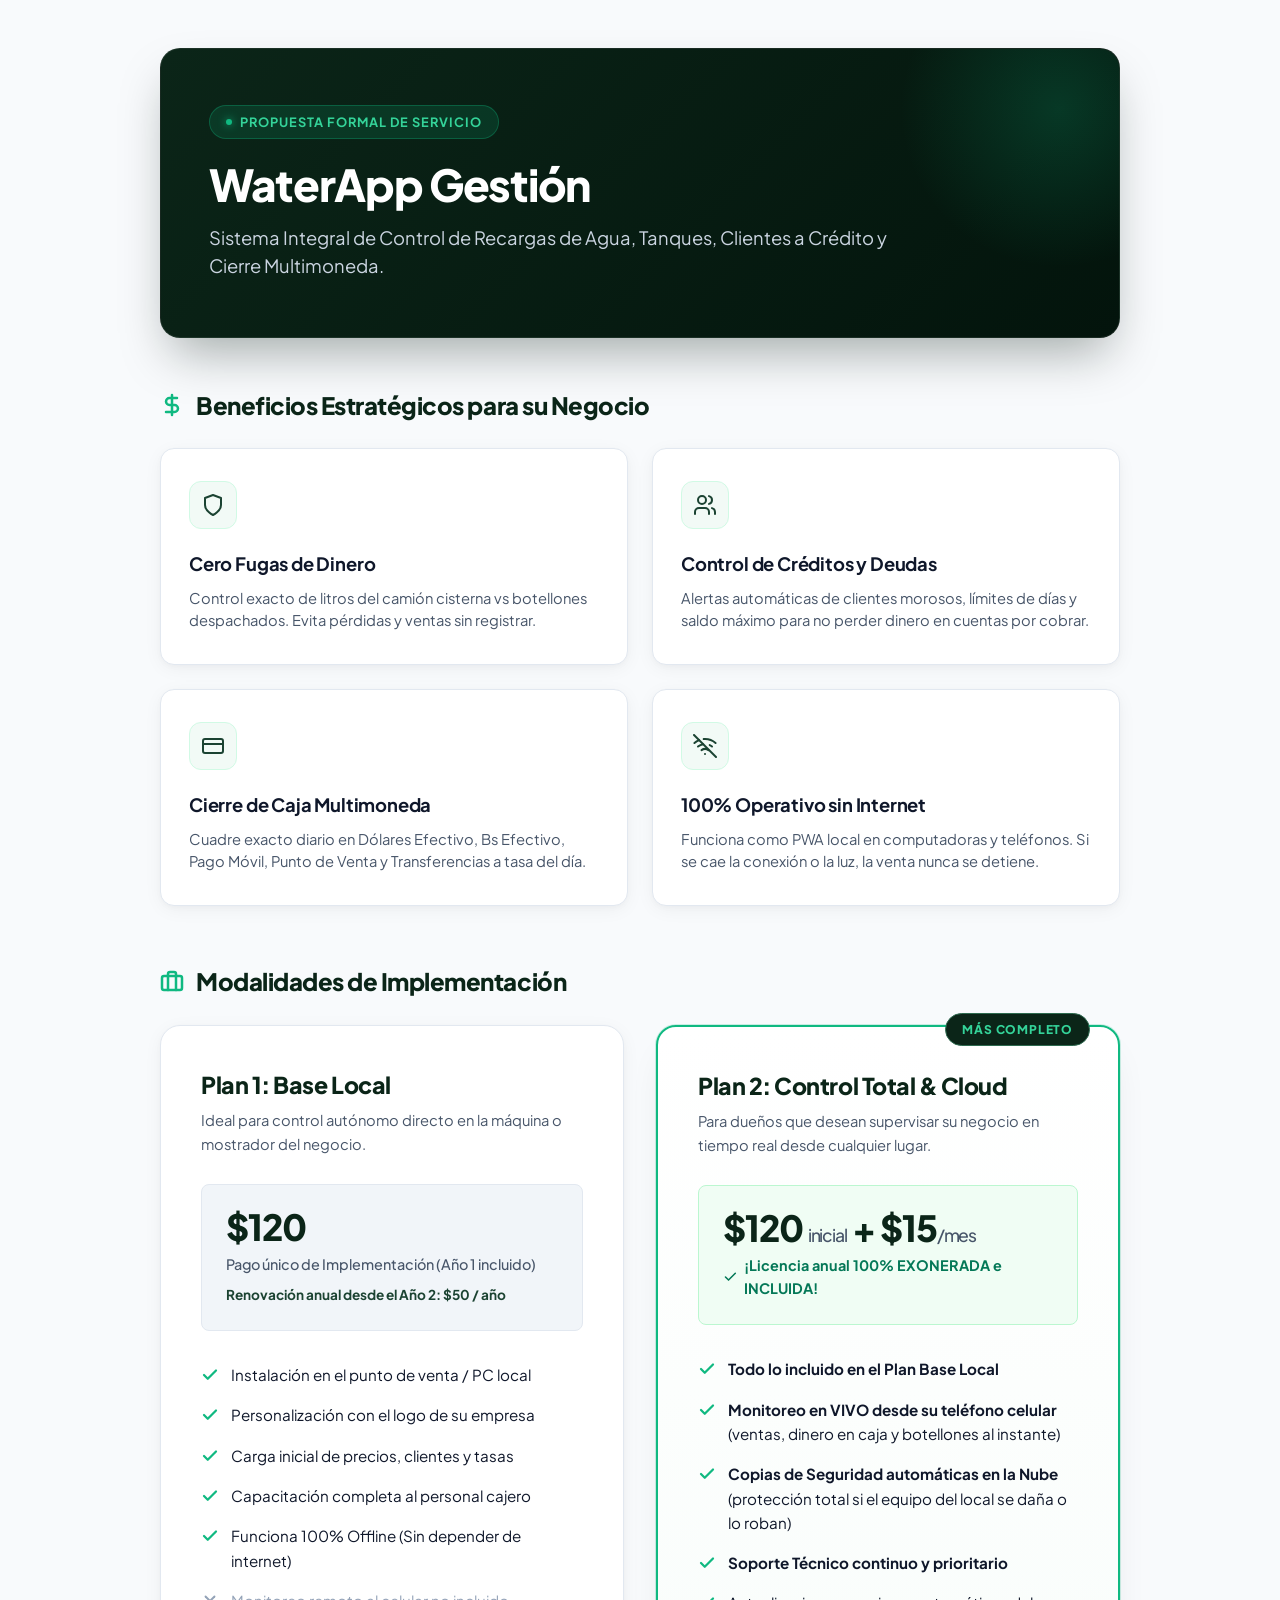
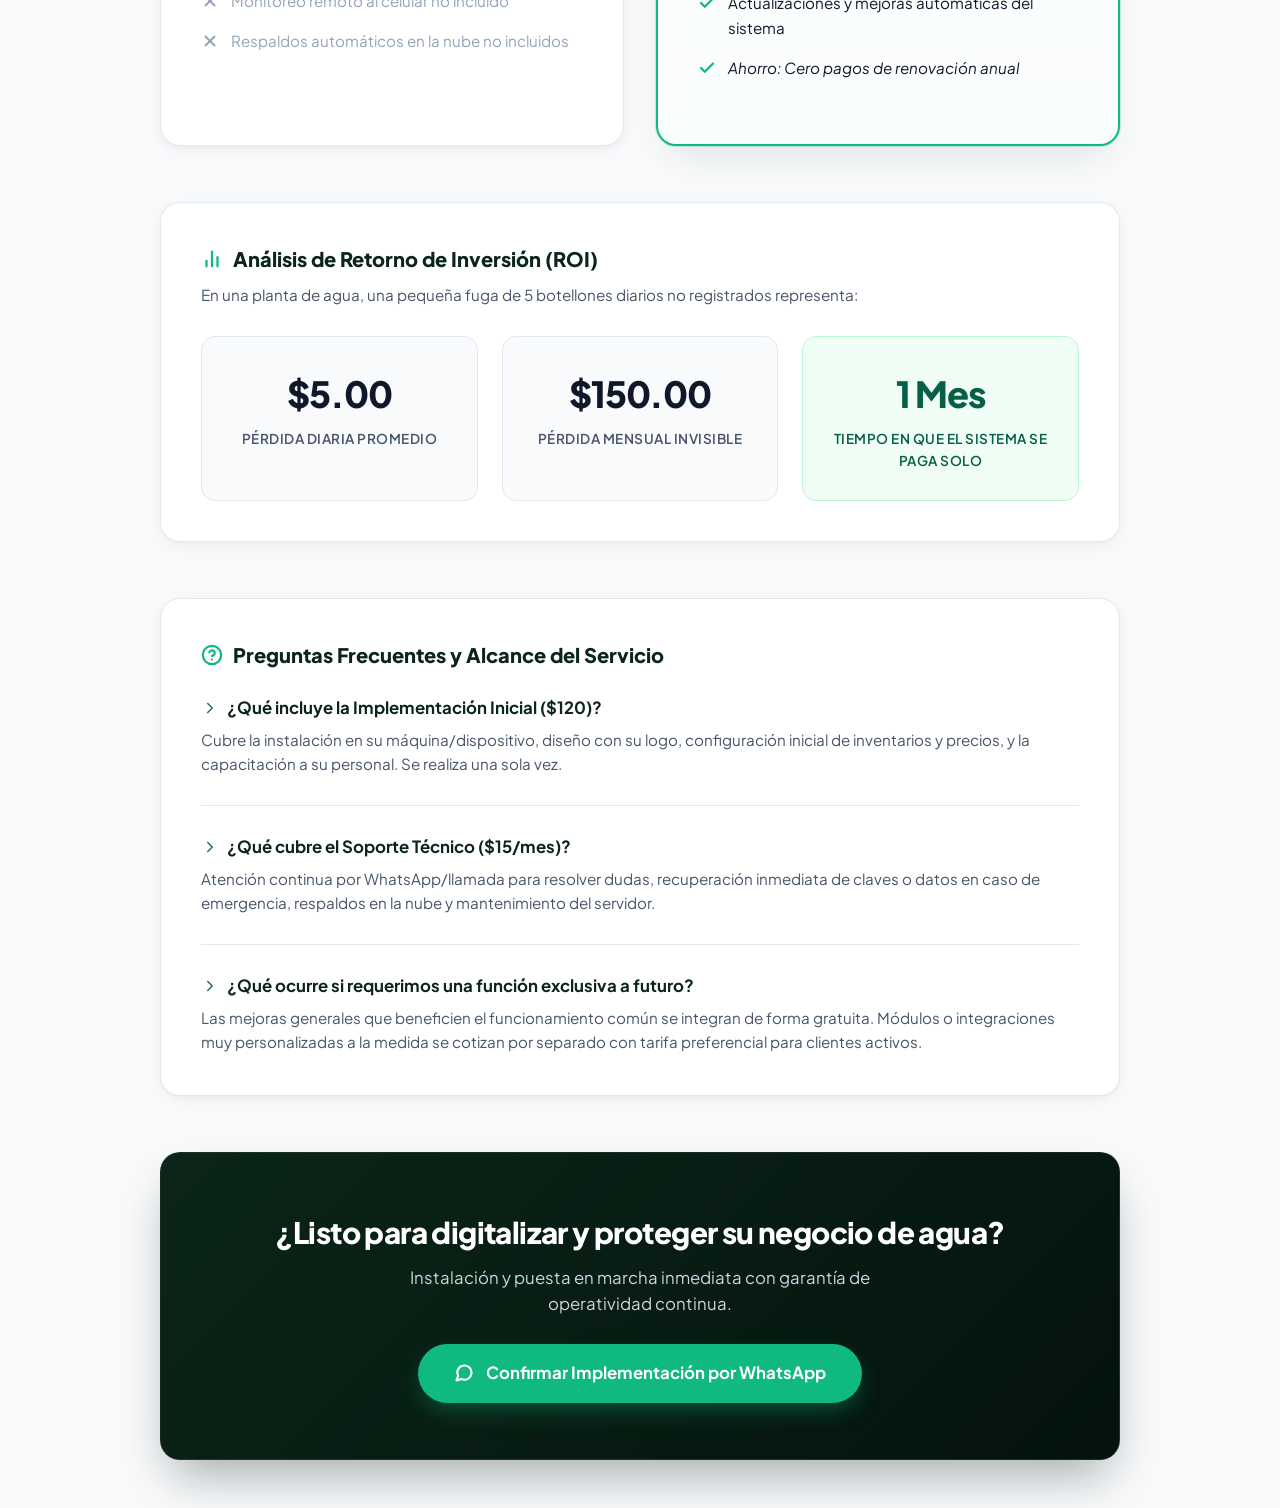
<file: propuesta-comercial.html>
<!DOCTYPE html>
<html lang="es">
<head>
  <meta charset="UTF-8" />
  <meta name="viewport" content="width=device-width, initial-scale=1.0" />
  <title>Propuesta Comercial - WaterApp Gestión de Agua</title>
  <link rel="preconnect" href="https://fonts.googleapis.com">
  <link rel="preconnect" href="https://fonts.gstatic.com" crossorigin>
  <link href="https://fonts.googleapis.com/css2?family=Plus+Jakarta+Sans:wght@400;500;600;700;800&display=swap" rel="stylesheet">
  <style>
    :root {
      --primary-950: #04130D;
      --primary-900: #0B2518;
      --primary-800: #133D29;
      --primary-700: #1B4332;
      --primary-600: #2D6A4F;
      --primary-500: #10B981;
      --primary-400: #34D399;
      --primary-100: #ECFDF5;
      --primary-50: #F2FAF6;
      
      --accent: #F59E0B;
      --bg: #F8FAFC;
      --surface: #FFFFFF;
      --surface-subtle: #F1F5F9;
      --border: #E2E8F0;
      --border-focus: #CBD5E1;
      
      --text-main: #0F172A;
      --text-muted: #475569;
      --text-subtle: #94A3B8;
      
      --radius-sm: 8px;
      --radius-md: 14px;
      --radius-lg: 20px;
      
      --shadow-sm: 0 1px 2px 0 rgba(0, 0, 0, 0.05);
      --shadow-card: 0 4px 20px -2px rgba(15, 23, 42, 0.06), 0 2px 6px -1px rgba(15, 23, 42, 0.03);
      --shadow-premium: 0 20px 40px -15px rgba(11, 37, 24, 0.12), 0 0 0 1px rgba(16, 185, 129, 0.2);
    }

    * {
      box-sizing: border-box;
      margin: 0;
      padding: 0;
      font-family: 'Plus Jakarta Sans', system-ui, -apple-system, sans-serif;
      -webkit-font-smoothing: antialiased;
    }

    body {
      background: var(--bg);
      color: var(--text-main);
      line-height: 1.6;
      padding: 3rem 1.25rem;
    }

    .container {
      max-width: 960px;
      margin: 0 auto;
    }

    /* Header */
    .header-card {
      background: linear-gradient(135deg, var(--primary-900) 0%, #03140C 100%);
      color: white;
      padding: 3.5rem 3rem;
      border-radius: var(--radius-lg);
      box-shadow: 0 25px 50px -12px rgba(4, 19, 13, 0.35);
      margin-bottom: 3rem;
      position: relative;
      overflow: hidden;
      border: 1px solid rgba(255, 255, 255, 0.08);
    }

    .header-card::before {
      content: '';
      position: absolute;
      top: -100px;
      right: -100px;
      width: 320px;
      height: 320px;
      background: radial-gradient(circle, rgba(16, 185, 129, 0.2) 0%, rgba(16, 185, 129, 0) 70%);
      border-radius: 50%;
      pointer-events: none;
    }

    .badge-proposal {
      display: inline-flex;
      align-items: center;
      gap: 8px;
      background: rgba(16, 185, 129, 0.15);
      color: var(--primary-400);
      border: 1px solid rgba(16, 185, 129, 0.3);
      padding: 6px 16px;
      border-radius: 9999px;
      font-size: 0.8rem;
      font-weight: 700;
      margin-bottom: 1.25rem;
      text-transform: uppercase;
      letter-spacing: 1px;
    }

    .badge-dot {
      width: 6px;
      height: 6px;
      background: var(--primary-500);
      border-radius: 50%;
      box-shadow: 0 0 8px var(--primary-500);
    }

    .header-title {
      font-size: 2.75rem;
      font-weight: 800;
      line-height: 1.15;
      margin-bottom: 0.85rem;
      letter-spacing: -0.03em;
      color: #FFFFFF;
    }

    .header-subtitle {
      font-size: 1.15rem;
      color: #CBD5E1;
      max-width: 680px;
      font-weight: 400;
      line-height: 1.55;
    }

    /* Section headers */
    .section-header {
      margin-bottom: 1.5rem;
    }

    .section-title {
      font-size: 1.5rem;
      font-weight: 800;
      color: var(--primary-900);
      letter-spacing: -0.02em;
      display: flex;
      align-items: center;
      gap: 12px;
    }

    /* Grid & Cards */
    .features-grid {
      display: grid;
      grid-template-columns: repeat(2, 1fr);
      gap: 1.5rem;
      margin-bottom: 3.5rem;
    }

    @media (max-width: 680px) {
      .features-grid {
        grid-template-columns: 1fr;
      }
    }

    .feature-card {
      background: var(--surface);
      padding: 2rem 1.75rem;
      border-radius: var(--radius-md);
      border: 1px solid var(--border);
      box-shadow: var(--shadow-card);
      transition: all 0.25s ease;
      display: flex;
      flex-direction: column;
    }

    .feature-card:hover {
      transform: translateY(-4px);
      box-shadow: 0 12px 28px -4px rgba(15, 23, 42, 0.08);
      border-color: var(--border-focus);
    }

    .icon-wrapper {
      width: 48px;
      height: 48px;
      border-radius: 12px;
      background: var(--primary-50);
      border: 1px solid #D1FAE5;
      display: flex;
      align-items: center;
      justify-content: center;
      color: var(--primary-700);
      margin-bottom: 1.25rem;
    }

    .feature-title {
      font-size: 1.15rem;
      font-weight: 700;
      color: var(--text-main);
      margin-bottom: 0.5rem;
      letter-spacing: -0.01em;
    }

    .feature-desc {
      font-size: 0.92rem;
      color: var(--text-muted);
      line-height: 1.55;
    }

    /* Pricing Plans */
    .pricing-grid {
      display: grid;
      grid-template-columns: repeat(auto-fit, minmax(340px, 1fr));
      gap: 2rem;
      margin-bottom: 3.5rem;
      align-items: stretch;
    }

    .plan-card {
      background: var(--surface);
      border-radius: var(--radius-lg);
      padding: 2.5rem;
      border: 1px solid var(--border);
      box-shadow: var(--shadow-card);
      position: relative;
      display: flex;
      flex-direction: column;
      justify-content: space-between;
    }

    .plan-card.featured {
      border: 2px solid var(--primary-500);
      box-shadow: var(--shadow-premium);
      background: linear-gradient(180deg, #FFFFFF 0%, #F9FDFB 100%);
    }

    .popular-tag {
      position: absolute;
      top: -14px;
      right: 28px;
      background: var(--primary-900);
      color: var(--primary-400);
      font-size: 0.75rem;
      font-weight: 800;
      padding: 6px 16px;
      border-radius: 9999px;
      letter-spacing: 0.8px;
      text-transform: uppercase;
      border: 1px solid var(--primary-600);
    }

    .plan-name {
      font-size: 1.45rem;
      font-weight: 800;
      color: var(--primary-900);
      margin-bottom: 0.4rem;
      letter-spacing: -0.02em;
    }

    .plan-desc {
      font-size: 0.92rem;
      color: var(--text-muted);
      margin-bottom: 1.75rem;
      min-height: 44px;
    }

    .plan-price-box {
      background: var(--surface-subtle);
      border: 1px solid var(--border);
      padding: 1.5rem;
      border-radius: var(--radius-sm);
      margin-bottom: 2rem;
    }

    .plan-card.featured .plan-price-box {
      background: #F0FDF4;
      border-color: #BBF7D0;
    }

    .plan-price-main {
      font-size: 2.25rem;
      font-weight: 800;
      color: var(--primary-900);
      letter-spacing: -0.03em;
      line-height: 1;
    }

    .plan-price-sub {
      font-size: 0.9rem;
      color: var(--text-muted);
      margin-top: 8px;
      font-weight: 500;
    }

    .plan-items {
      list-style: none;
      margin-bottom: 1.5rem;
      flex-grow: 1;
    }

    .plan-items li {
      font-size: 0.95rem;
      margin-bottom: 1rem;
      display: flex;
      align-items: flex-start;
      gap: 12px;
      color: var(--text-main);
    }

    .icon-check {
      flex-shrink: 0;
      margin-top: 3px;
      color: var(--primary-500);
    }

    .icon-cross {
      flex-shrink: 0;
      margin-top: 3px;
      color: var(--text-subtle);
    }

    /* ROI / Calculator */
    .roi-card {
      background: var(--surface);
      border: 1px solid var(--border);
      border-radius: var(--radius-lg);
      padding: 2.5rem;
      box-shadow: var(--shadow-card);
      margin-bottom: 3.5rem;
    }

    .roi-calc-grid {
      display: grid;
      grid-template-columns: repeat(auto-fit, minmax(220px, 1fr));
      gap: 1.5rem;
      margin-top: 1.75rem;
    }

    .roi-stat {
      background: #F8FAFC;
      border: 1px solid var(--border);
      padding: 1.75rem 1.5rem;
      border-radius: var(--radius-md);
      text-align: center;
    }

    .roi-stat.highlight {
      background: #F0FDF4;
      border-color: #BBF7D0;
    }

    .roi-stat-val {
      font-size: 2.25rem;
      font-weight: 800;
      color: var(--text-main);
      letter-spacing: -0.03em;
    }

    .roi-stat.highlight .roi-stat-val {
      color: #065F46;
    }

    .roi-stat-lbl {
      font-size: 0.85rem;
      color: var(--text-muted);
      font-weight: 600;
      margin-top: 6px;
      text-transform: uppercase;
      letter-spacing: 0.5px;
    }

    /* FAQ */
    .faq-card {
      background: var(--surface);
      border: 1px solid var(--border);
      border-radius: var(--radius-lg);
      padding: 2.5rem;
      margin-bottom: 3.5rem;
      box-shadow: var(--shadow-card);
    }

    .faq-item {
      margin-bottom: 1.75rem;
      padding-bottom: 1.75rem;
      border-bottom: 1px solid var(--border);
    }

    .faq-item:last-child {
      margin-bottom: 0;
      padding-bottom: 0;
      border-bottom: none;
    }

    .faq-q {
      font-weight: 700;
      color: var(--primary-900);
      font-size: 1.05rem;
      margin-bottom: 0.4rem;
      display: flex;
      align-items: center;
      gap: 8px;
    }

    .faq-a {
      font-size: 0.95rem;
      color: var(--text-muted);
      line-height: 1.6;
    }

    /* CTA Section */
    .cta-box {
      text-align: center;
      background: linear-gradient(135deg, var(--primary-900) 0%, var(--primary-950) 100%);
      color: white;
      padding: 3.5rem 2rem;
      border-radius: var(--radius-lg);
      box-shadow: 0 25px 50px -12px rgba(4, 19, 13, 0.35);
      border: 1px solid rgba(255, 255, 255, 0.08);
    }

    .btn-action {
      display: inline-flex;
      align-items: center;
      gap: 12px;
      background: var(--primary-500);
      color: #FFFFFF;
      font-size: 1.05rem;
      font-weight: 700;
      padding: 16px 36px;
      border-radius: 9999px;
      text-decoration: none;
      margin-top: 1.75rem;
      box-shadow: 0 10px 25px -5px rgba(16, 185, 129, 0.4);
      transition: all 0.25s ease;
      cursor: pointer;
      border: none;
    }

    .btn-action:hover {
      transform: translateY(-2px);
      box-shadow: 0 15px 30px -5px rgba(16, 185, 129, 0.6);
      background: #059669;
    }

    @media print {
      body { background: white; padding: 0; }
      .btn-action, .popular-tag { display: none !important; }
      .header-card, .cta-box { color: black !important; background: none !important; border: 1px solid #ccc; box-shadow: none; }
      .header-title { color: black !important; }
      .header-subtitle { color: #555 !important; }
      .plan-card { box-shadow: none; page-break-inside: avoid; }
    }
  </style>
</head>
<body>

<div class="container">
  
  <!-- Header -->
  <div class="header-card">
    <div class="badge-proposal">
      <span class="badge-dot"></span>
      Propuesta Formal de Servicio
    </div>
    <h1 class="header-title">WaterApp Gestión</h1>
    <p class="header-subtitle">
      Sistema Integral de Control de Recargas de Agua, Tanques, Clientes a Crédito y Cierre Multimoneda.
    </p>
  </div>

  <!-- Beneficios Clave -->
  <div class="section-header">
    <h2 class="section-title">
      <svg width="24" height="24" viewBox="0 0 24 24" fill="none" stroke="currentColor" stroke-width="2.5" stroke-linecap="round" stroke-linejoin="round" style="color: var(--primary-500);"><path d="M12 2v20M17 5H9.5a3.5 3.5 0 0 0 0 7h5a3.5 3.5 0 0 1 0 7H6"/></svg>
      Beneficios Estratégicos para su Negocio
    </h2>
  </div>

  <div class="features-grid">
    
    <div class="feature-card">
      <div class="icon-wrapper">
        <svg width="24" height="24" viewBox="0 0 24 24" fill="none" stroke="currentColor" stroke-width="2" stroke-linecap="round" stroke-linejoin="round"><path d="M12 22s8-4 8-10V5l-8-3-8 3v7c0 6 8 10 8 10z"/></svg>
      </div>
      <h3 class="feature-title">Cero Fugas de Dinero</h3>
      <p class="feature-desc">Control exacto de litros del camión cisterna vs botellones despachados. Evita pérdidas y ventas sin registrar.</p>
    </div>

    <div class="feature-card">
      <div class="icon-wrapper">
        <svg width="24" height="24" viewBox="0 0 24 24" fill="none" stroke="currentColor" stroke-width="2" stroke-linecap="round" stroke-linejoin="round"><path d="M16 21v-2a4 4 0 0 0-4-4H6a4 4 0 0 0-4 4v2"/><circle cx="9" cy="7" r="4"/><path d="M22 21v-2a4 4 0 0 0-3-3.87"/><path d="M16 3.13a4 4 0 0 1 0 7.75"/></svg>
      </div>
      <h3 class="feature-title">Control de Créditos y Deudas</h3>
      <p class="feature-desc">Alertas automáticas de clientes morosos, límites de días y saldo máximo para no perder dinero en cuentas por cobrar.</p>
    </div>

    <div class="feature-card">
      <div class="icon-wrapper">
        <svg width="24" height="24" viewBox="0 0 24 24" fill="none" stroke="currentColor" stroke-width="2" stroke-linecap="round" stroke-linejoin="round"><rect width="20" height="14" x="2" y="5" rx="2"/><line x1="2" x2="22" y1="10" y2="10"/></svg>
      </div>
      <h3 class="feature-title">Cierre de Caja Multimoneda</h3>
      <p class="feature-desc">Cuadre exacto diario en Dólares Efectivo, Bs Efectivo, Pago Móvil, Punto de Venta y Transferencias a tasa del día.</p>
    </div>

    <div class="feature-card">
      <div class="icon-wrapper">
        <svg width="24" height="24" viewBox="0 0 24 24" fill="none" stroke="currentColor" stroke-width="2" stroke-linecap="round" stroke-linejoin="round"><line x1="1" x2="23" y1="1" y2="23"/><path d="M16.72 11.06A10.94 10.94 0 0 1 19 12.55"/><path d="M5 12.55a10.94 10.94 0 0 1 5.17-2.39"/><path d="M10.71 5.05A16 16 0 0 1 22.58 9"/><path d="M1.42 9a15.91 15.91 0 0 1 4.7-2.88"/><path d="M8.53 16.11a6 6 0 0 1 6.95 0"/><line x1="12" x2="12.01" y1="20" y2="20"/></svg>
      </div>
      <h3 class="feature-title">100% Operativo sin Internet</h3>
      <p class="feature-desc">Funciona como PWA local en computadoras y teléfonos. Si se cae la conexión o la luz, la venta nunca se detiene.</p>
    </div>

  </div>

  <!-- Planes y Modalidades -->
  <div class="section-header">
    <h2 class="section-title">
      <svg width="24" height="24" viewBox="0 0 24 24" fill="none" stroke="currentColor" stroke-width="2.5" stroke-linecap="round" stroke-linejoin="round" style="color: var(--primary-500);"><rect width="20" height="14" x="2" y="7" rx="2" ry="2"/><path d="M16 21V5a2 2 0 0 0-2-2h-4a2 2 0 0 0-2 2v16"/></svg>
      Modalidades de Implementación
    </h2>
  </div>

  <div class="pricing-grid">

    <!-- Plan 1: Local -->
    <div class="plan-card">
      <div>
        <h3 class="plan-name">Plan 1: Base Local</h3>
        <p class="plan-desc">Ideal para control autónomo directo en la máquina o mostrador del negocio.</p>
        
        <div class="plan-price-box">
          <div class="plan-price-main">$120</div>
          <div class="plan-price-sub">Pago único de Implementación (Año 1 incluido)</div>
          <div style="font-size: 0.85rem; color: var(--primary-700); font-weight: 700; margin-top: 8px;">
            Renovación anual desde el Año 2: $50 / año
          </div>
        </div>

        <ul class="plan-items">
          <li>
            <svg class="icon-check" width="18" height="18" viewBox="0 0 24 24" fill="none" stroke="currentColor" stroke-width="3" stroke-linecap="round" stroke-linejoin="round"><polyline points="20 6 9 17 4 12"/></svg>
            <span>Instalación en el punto de venta / PC local</span>
          </li>
          <li>
            <svg class="icon-check" width="18" height="18" viewBox="0 0 24 24" fill="none" stroke="currentColor" stroke-width="3" stroke-linecap="round" stroke-linejoin="round"><polyline points="20 6 9 17 4 12"/></svg>
            <span>Personalización con el logo de su empresa</span>
          </li>
          <li>
            <svg class="icon-check" width="18" height="18" viewBox="0 0 24 24" fill="none" stroke="currentColor" stroke-width="3" stroke-linecap="round" stroke-linejoin="round"><polyline points="20 6 9 17 4 12"/></svg>
            <span>Carga inicial de precios, clientes y tasas</span>
          </li>
          <li>
            <svg class="icon-check" width="18" height="18" viewBox="0 0 24 24" fill="none" stroke="currentColor" stroke-width="3" stroke-linecap="round" stroke-linejoin="round"><polyline points="20 6 9 17 4 12"/></svg>
            <span>Capacitación completa al personal cajero</span>
          </li>
          <li>
            <svg class="icon-check" width="18" height="18" viewBox="0 0 24 24" fill="none" stroke="currentColor" stroke-width="3" stroke-linecap="round" stroke-linejoin="round"><polyline points="20 6 9 17 4 12"/></svg>
            <span>Funciona 100% Offline (Sin depender de internet)</span>
          </li>
          <li>
            <svg class="icon-cross" width="18" height="18" viewBox="0 0 24 24" fill="none" stroke="currentColor" stroke-width="2.5" stroke-linecap="round" stroke-linejoin="round"><line x1="18" y1="6" x2="6" y2="18"/><line x1="6" y1="6" x2="18" y2="18"/></svg>
            <span style="color: var(--text-subtle);">Monitoreo remoto al celular no incluido</span>
          </li>
          <li>
            <svg class="icon-cross" width="18" height="18" viewBox="0 0 24 24" fill="none" stroke="currentColor" stroke-width="2.5" stroke-linecap="round" stroke-linejoin="round"><line x1="18" y1="6" x2="6" y2="18"/><line x1="6" y1="6" x2="18" y2="18"/></svg>
            <span style="color: var(--text-subtle);">Respaldos automáticos en la nube no incluidos</span>
          </li>
        </ul>
      </div>
    </div>

    <!-- Plan 2: Cloud (Recomendado) -->
    <div class="plan-card featured">
      <span class="popular-tag">Más Completo</span>
      <div>
        <h3 class="plan-name">Plan 2: Control Total & Cloud</h3>
        <p class="plan-desc">Para dueños que desean supervisar su negocio en tiempo real desde cualquier lugar.</p>
        
        <div class="plan-price-box">
          <div class="plan-price-main">$120 <span style="font-size: 1.1rem; font-weight: 500; color: var(--text-muted);">inicial</span> + $15<span style="font-size: 1.1rem; font-weight: 500; color: var(--text-muted);">/mes</span></div>
          <div class="plan-price-sub" style="color: #047857; font-weight: 700; display: flex; align-items: center; gap: 6px; margin-top: 8px;">
            <svg width="16" height="16" viewBox="0 0 24 24" fill="none" stroke="currentColor" stroke-width="2.5" stroke-linecap="round" stroke-linejoin="round"><polyline points="20 6 9 17 4 12"/></svg>
            ¡Licencia anual 100% EXONERADA e INCLUIDA!
          </div>
        </div>

        <ul class="plan-items">
          <li>
            <svg class="icon-check" width="18" height="18" viewBox="0 0 24 24" fill="none" stroke="currentColor" stroke-width="3" stroke-linecap="round" stroke-linejoin="round"><polyline points="20 6 9 17 4 12"/></svg>
            <span><strong>Todo lo incluido en el Plan Base Local</strong></span>
          </li>
          <li>
            <svg class="icon-check" width="18" height="18" viewBox="0 0 24 24" fill="none" stroke="currentColor" stroke-width="3" stroke-linecap="round" stroke-linejoin="round"><polyline points="20 6 9 17 4 12"/></svg>
            <span><strong>Monitoreo en VIVO desde su teléfono celular</strong> (ventas, dinero en caja y botellones al instante)</span>
          </li>
          <li>
            <svg class="icon-check" width="18" height="18" viewBox="0 0 24 24" fill="none" stroke="currentColor" stroke-width="3" stroke-linecap="round" stroke-linejoin="round"><polyline points="20 6 9 17 4 12"/></svg>
            <span><strong>Copias de Seguridad automáticas en la Nube</strong> (protección total si el equipo del local se daña o lo roban)</span>
          </li>
          <li>
            <svg class="icon-check" width="18" height="18" viewBox="0 0 24 24" fill="none" stroke="currentColor" stroke-width="3" stroke-linecap="round" stroke-linejoin="round"><polyline points="20 6 9 17 4 12"/></svg>
            <span><strong>Soporte Técnico continuo y prioritario</strong></span>
          </li>
          <li>
            <svg class="icon-check" width="18" height="18" viewBox="0 0 24 24" fill="none" stroke="currentColor" stroke-width="3" stroke-linecap="round" stroke-linejoin="round"><polyline points="20 6 9 17 4 12"/></svg>
            <span>Actualizaciones y mejoras automáticas del sistema</span>
          </li>
          <li>
            <svg class="icon-check" width="18" height="18" viewBox="0 0 24 24" fill="none" stroke="currentColor" stroke-width="3" stroke-linecap="round" stroke-linejoin="round"><polyline points="20 6 9 17 4 12"/></svg>
            <span><em>Ahorro: Cero pagos de renovación anual</em></span>
          </li>
        </ul>
      </div>
    </div>

  </div>

  <!-- Retorno de Inversión (Calculadora) -->
  <div class="roi-card">
    <div class="section-header" style="margin-bottom: 0.5rem;">
      <h3 style="color: var(--primary-900); font-size: 1.25rem; font-weight: 800; display: flex; align-items: center; gap: 10px;">
        <svg width="22" height="22" viewBox="0 0 24 24" fill="none" stroke="currentColor" stroke-width="2.5" stroke-linecap="round" stroke-linejoin="round" style="color: var(--primary-500);"><line x1="18" x2="18" y1="20" y2="10"/><line x1="12" x2="12" y1="20" y2="4"/><line x1="6" x2="6" y1="20" y2="14"/></svg>
        Análisis de Retorno de Inversión (ROI)
      </h3>
    </div>
    <p style="font-size: 0.95rem; color: var(--text-muted);">
      En una planta de agua, una pequeña fuga de 5 botellones diarios no registrados representa:
    </p>

    <div class="roi-calc-grid">
      <div class="roi-stat">
        <div class="roi-stat-val">$5.00</div>
        <div class="roi-stat-lbl">Pérdida Diaria Promedio</div>
      </div>
      <div class="roi-stat">
        <div class="roi-stat-val" style="color: var(--danger);">$150.00</div>
        <div class="roi-stat-lbl">Pérdida Mensual Invisible</div>
      </div>
      <div class="roi-stat highlight">
        <div class="roi-stat-val">1 Mes</div>
        <div class="roi-stat-lbl" style="color: #065F46;">Tiempo en que el Sistema se Paga Solo</div>
      </div>
    </div>
  </div>

  <!-- Preguntas Frecuentes / Alcance -->
  <div class="faq-card">
    <div class="section-header" style="margin-bottom: 1.5rem;">
      <h3 style="color: var(--primary-900); font-size: 1.25rem; font-weight: 800; display: flex; align-items: center; gap: 10px;">
        <svg width="22" height="22" viewBox="0 0 24 24" fill="none" stroke="currentColor" stroke-width="2.5" stroke-linecap="round" stroke-linejoin="round" style="color: var(--primary-500);"><circle cx="12" cy="12" r="10"/><path d="M9.09 9a3 3 0 0 1 5.83 1c0 2-3 3-3 3"/><line x1="12" x2="12.01" y1="17" y2="17"/></svg>
        Preguntas Frecuentes y Alcance del Servicio
      </h3>
    </div>
    
    <div class="faq-item">
      <div class="faq-q">
        <svg width="18" height="18" viewBox="0 0 24 24" fill="none" stroke="currentColor" stroke-width="2" stroke-linecap="round" stroke-linejoin="round" style="color: var(--primary-600);"><polyline points="9 18 15 12 9 6"/></svg>
        ¿Qué incluye la Implementación Inicial ($120)?
      </div>
      <div class="faq-a">Cubre la instalación en su máquina/dispositivo, diseño con su logo, configuración inicial de inventarios y precios, y la capacitación a su personal. Se realiza una sola vez.</div>
    </div>

    <div class="faq-item">
      <div class="faq-q">
        <svg width="18" height="18" viewBox="0 0 24 24" fill="none" stroke="currentColor" stroke-width="2" stroke-linecap="round" stroke-linejoin="round" style="color: var(--primary-600);"><polyline points="9 18 15 12 9 6"/></svg>
        ¿Qué cubre el Soporte Técnico ($15/mes)?
      </div>
      <div class="faq-a">Atención continua por WhatsApp/llamada para resolver dudas, recuperación inmediata de claves o datos en caso de emergencia, respaldos en la nube y mantenimiento del servidor.</div>
    </div>

    <div class="faq-item">
      <div class="faq-q">
        <svg width="18" height="18" viewBox="0 0 24 24" fill="none" stroke="currentColor" stroke-width="2" stroke-linecap="round" stroke-linejoin="round" style="color: var(--primary-600);"><polyline points="9 18 15 12 9 6"/></svg>
        ¿Qué ocurre si requerimos una función exclusiva a futuro?
      </div>
      <div class="faq-a">Las mejoras generales que beneficien el funcionamiento común se integran de forma gratuita. Módulos o integraciones muy personalizadas a la medida se cotizan por separado con tarifa preferencial para clientes activos.</div>
    </div>
  </div>

  <!-- CTA / Contacto -->
  <div class="cta-box">
    <h2 style="font-size: 1.85rem; font-weight: 800; margin-bottom: 0.6rem; letter-spacing: -0.02em;">¿Listo para digitalizar y proteger su negocio de agua?</h2>
    <p style="font-size: 1.05rem; color: #CBD5E1; max-width: 540px; margin: 0 auto; line-height: 1.5;">
      Instalación y puesta en marcha inmediata con garantía de operatividad continua.
    </p>
    <a href="https://wa.me/584166315114?text=Hola,%20revis%C3%A9%20la%20propuesta%20de%20WaterApp%20y%20quiero%20iniciar%20la%20implementaci%C3%B3n" class="btn-action" target="_blank">
      <svg width="20" height="20" viewBox="0 0 24 24" fill="none" stroke="currentColor" stroke-width="2.5" stroke-linecap="round" stroke-linejoin="round"><path d="M21 11.5a8.38 8.38 0 0 1-.9 3.8 8.5 8.5 0 0 1-7.6 4.7 8.38 8.38 0 0 1-3.8-.9L3 21l1.9-5.7a8.38 8.38 0 0 1-.9-3.8 8.5 8.5 0 0 1 4.7-7.6 8.38 8.38 0 0 1 3.8-.9h.5a8.48 8.48 0 0 1 8 8v.5z"/></svg>
      Confirmar Implementación por WhatsApp
    </a>
  </div>

</div>

</body>
</html>
</file>
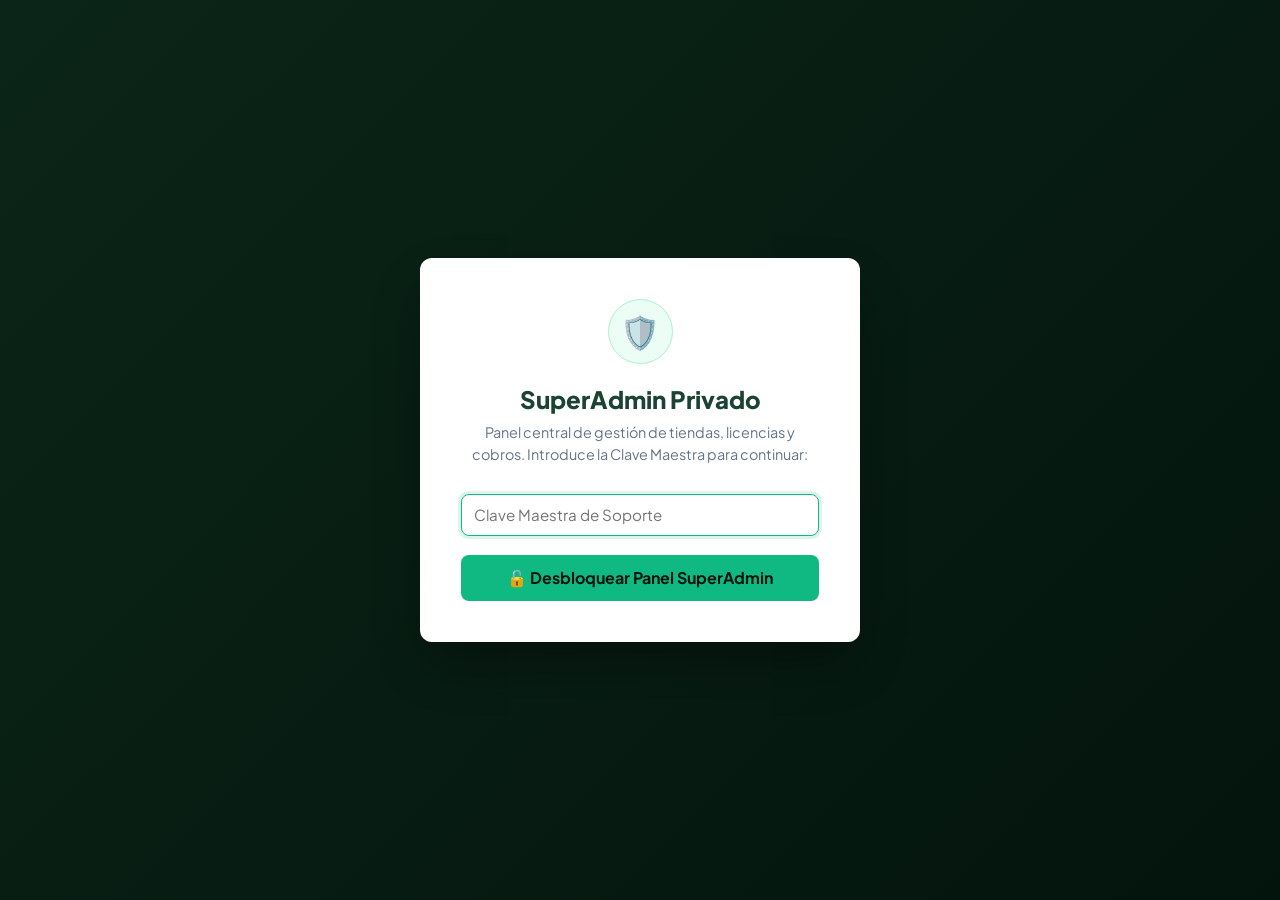
<file: superadmin.html>
<!DOCTYPE html>
<html lang="es">
<head>
  <meta charset="UTF-8" />
  <meta name="viewport" content="width=device-width, initial-scale=1.0" />
  <title>SuperAdmin - Panel de Control de Clientes y Licencias</title>
  <link rel="preconnect" href="https://fonts.googleapis.com">
  <link rel="preconnect" href="https://fonts.gstatic.com">
  <link href="https://fonts.googleapis.com/css2?family=Plus+Jakarta+Sans:wght@400;500;600;700;800&display=swap" rel="stylesheet">
  <style>
    :root {
      --primary: #1B4332;
      --primary-dark: #0B2518;
      --primary-light: #2D6A4F;
      --accent: #10B981;
      --bg: #F8FAFC;
      --surface: #FFFFFF;
      --border: #E2E8F0;
      --text: #0F172A;
      --text-muted: #64748B;
      --danger: #DC2626;
      --warning: #D97706;
      --info: #2563EB;
      --radius: 12px;
      --shadow: 0 10px 25px -5px rgba(0, 0, 0, 0.06), 0 8px 10px -6px rgba(0, 0, 0, 0.04);
    }

    @keyframes pulseDot {
      0% { transform: scale(0.9); box-shadow: 0 0 0 0 rgba(16, 185, 129, 0.7); }
      70% { transform: scale(1.15); box-shadow: 0 0 0 6px rgba(16, 185, 129, 0); }
      100% { transform: scale(0.9); box-shadow: 0 0 0 0 rgba(16, 185, 129, 0); }
    }

    .pulse-dot {
      width: 7px;
      height: 7px;
      background: #10B981;
      border-radius: 50%;
      display: inline-block;
      animation: pulseDot 1.6s infinite;
    }

    * {
      box-sizing: border-box;
      margin: 0;
      padding: 0;
      font-family: 'Plus Jakarta Sans', system-ui, -apple-system, sans-serif;
    }

    body {
      background: var(--bg);
      color: var(--text);
      min-height: 100vh;
    }

    /* Pantalla de Bloqueo de Acceso */
    #auth-overlay {
      position: fixed;
      top: 0;
      left: 0;
      width: 100%;
      height: 100%;
      background: linear-gradient(135deg, var(--primary-dark) 0%, #03140C 100%);
      display: flex;
      align-items: center;
      justify-content: center;
      z-index: 99999;
      padding: 1.5rem;
    }

    .auth-card {
      background: var(--surface);
      border-radius: var(--radius);
      padding: 2.5rem;
      max-width: 440px;
      width: 100%;
      box-shadow: 0 25px 50px -12px rgba(0, 0, 0, 0.4);
      text-align: center;
      border: 1px solid rgba(255, 255, 255, 0.1);
    }

    .auth-icon {
      width: 65px;
      height: 65px;
      background: #ECFDF5;
      border: 1px solid #A7F3D0;
      color: var(--primary);
      border-radius: 50%;
      display: flex;
      align-items: center;
      justify-content: center;
      font-size: 2rem;
      margin: 0 auto 1.25rem;
    }

    .auth-title {
      font-size: 1.5rem;
      font-weight: 800;
      color: var(--primary);
      margin-bottom: 0.5rem;
    }

    .auth-desc {
      font-size: 0.9rem;
      color: var(--text-muted);
      margin-bottom: 1.75rem;
      line-height: 1.5;
    }

    /* Panel Principal */
    #admin-app {
      display: none;
      padding: 2rem 1.5rem;
    }

    .container {
      max-width: 1180px;
      margin: 0 auto;
    }

    .header-card {
      background: linear-gradient(135deg, var(--primary-dark) 0%, var(--primary) 100%);
      color: white;
      padding: 1.75rem 2.25rem;
      border-radius: var(--radius);
      box-shadow: var(--shadow);
      margin-bottom: 2rem;
      display: flex;
      justify-content: space-between;
      align-items: center;
      flex-wrap: wrap;
      gap: 1.25rem;
    }

    .header-title {
      font-size: 1.75rem;
      font-weight: 800;
      letter-spacing: -0.02em;
      display: flex;
      align-items: center;
      gap: 10px;
    }

    .header-subtitle {
      font-size: 0.95rem;
      color: #D8F3DC;
      margin-top: 4px;
    }

    /* Métricas */
    .metrics-grid {
      display: grid;
      grid-template-columns: repeat(auto-fit, minmax(220px, 1fr));
      gap: 1.25rem;
      margin-bottom: 2rem;
    }

    .metric-card {
      background: var(--surface);
      border: 1px solid var(--border);
      border-radius: var(--radius);
      padding: 1.25rem 1.5rem;
      box-shadow: 0 1px 3px rgba(0,0,0,0.05);
      position: relative;
      overflow: hidden;
    }

    .metric-card::before {
      content: '';
      position: absolute;
      left: 0;
      top: 0;
      bottom: 0;
      width: 4px;
      background: var(--border);
    }

    .metric-card.accent::before { background: var(--accent); }
    .metric-card.warning::before { background: var(--warning); }
    .metric-card.info::before { background: var(--info); }
    .metric-card.primary::before { background: var(--primary); }

    .metric-label {
      font-size: 0.85rem;
      font-weight: 600;
      color: var(--text-muted);
      text-transform: uppercase;
      letter-spacing: 0.5px;
    }

    .metric-value {
      font-size: 1.85rem;
      font-weight: 800;
      color: var(--text);
      margin: 0.35rem 0;
    }

    .metric-subtitle {
      font-size: 0.85rem;
      color: var(--text-muted);
    }

    /* Controles y Filtros */
    .toolbar-card {
      background: var(--surface);
      border: 1px solid var(--border);
      border-radius: var(--radius);
      padding: 1.25rem 1.5rem;
      box-shadow: 0 1px 3px rgba(0,0,0,0.05);
      margin-bottom: 1.75rem;
      display: flex;
      justify-content: space-between;
      align-items: center;
      flex-wrap: wrap;
      gap: 1rem;
    }

    .search-input {
      flex: 1;
      min-width: 250px;
      height: 42px;
      padding: 8px 14px;
      border: 1.5px solid var(--border);
      border-radius: 8px;
      font-size: 0.95rem;
      outline: none;
    }

    .search-input:focus {
      border-color: var(--accent);
      box-shadow: 0 0 0 3px rgba(16, 185, 129, 0.15);
    }

    /* Grid de Clientes / Tiendas */
    .clients-grid {
      display: grid;
      grid-template-columns: repeat(auto-fill, minmax(350px, 1fr));
      gap: 1.5rem;
    }

    .client-card {
      background: var(--surface);
      border: 1px solid var(--border);
      border-radius: var(--radius);
      padding: 1.5rem;
      box-shadow: var(--shadow);
      transition: transform 0.2s, box-shadow 0.2s;
      display: flex;
      flex-direction: column;
      justify-content: space-between;
    }

    .client-card:hover {
      transform: translateY(-2px);
      box-shadow: 0 15px 30px -5px rgba(0, 0, 0, 0.08);
    }

    .client-card-header {
      display: flex;
      justify-content: space-between;
      align-items: flex-start;
      margin-bottom: 1rem;
      gap: 10px;
    }

    .client-name {
      font-size: 1.2rem;
      font-weight: 800;
      color: var(--text);
      line-height: 1.3;
    }

    .client-email {
      font-size: 0.88rem;
      color: var(--text-muted);
      margin-top: 2px;
      word-break: break-all;
    }

    .badge {
      display: inline-flex;
      align-items: center;
      gap: 5px;
      padding: 4px 10px;
      border-radius: 9999px;
      font-size: 0.78rem;
      font-weight: 700;
      white-space: nowrap;
    }

    .badge-success { background: #DCFCE7; color: #166534; }
    .badge-warning { background: #FEF3C7; color: #92400E; }
    .badge-danger { background: #FEE2E2; color: #991B1B; }
    .badge-info { background: #DBEAFE; color: #1E40AF; }

    .client-info-list {
      list-style: none;
      font-size: 0.9rem;
      margin-bottom: 1.25rem;
      display: flex;
      flex-direction: column;
      gap: 0.6rem;
      background: #F8FAFC;
      padding: 1rem;
      border-radius: 8px;
      border: 1px solid #EDF2F7;
    }

    .client-info-item {
      display: flex;
      justify-content: space-between;
      align-items: center;
    }

    .client-info-label {
      color: var(--text-muted);
      font-size: 0.82rem;
      font-weight: 600;
    }

    .client-info-val {
      font-weight: 700;
      color: var(--text);
    }

    /* Progress bar */
    .progress-bar-bg {
      height: 6px;
      background: #E2E8F0;
      border-radius: 9999px;
      overflow: hidden;
      margin-top: 6px;
    }

    .progress-bar-fill {
      height: 100%;
      background: var(--accent);
      border-radius: 9999px;
      transition: width 0.3s;
    }

    /* Botones */
    .btn {
      display: inline-flex;
      align-items: center;
      justify-content: center;
      gap: 8px;
      padding: 9px 16px;
      border-radius: 8px;
      font-size: 0.92rem;
      font-weight: 600;
      cursor: pointer;
      border: none;
      transition: all 0.2s;
      text-decoration: none;
    }

    .btn-primary { background: var(--primary); color: white; }
    .btn-primary:hover { background: var(--primary-light); }
    .btn-success { background: var(--accent); color: #04130D; font-weight: 700; }
    .btn-success:hover { background: #34D399; }
    .btn-secondary { background: #F1F5F9; color: var(--text); border: 1px solid var(--border); }
    .btn-secondary:hover { background: #E2E8F0; }
    .btn-danger { background: #FEE2E2; color: #DC2626; }
    .btn-danger:hover { background: #FCA5A5; }
    .btn-warning { background: #FEF3C7; color: #92400E; }
    .btn-warning:hover { background: #FDE68A; }
    .btn-sm { padding: 6px 12px; font-size: 0.82rem; }

    .client-actions {
      display: grid;
      grid-template-columns: 1fr 1fr;
      gap: 8px;
      margin-top: 1rem;
      padding-top: 1rem;
      border-top: 1px solid var(--border);
    }

    .client-actions-status {
      display: grid;
      grid-template-columns: 1fr 1fr;
      gap: 8px;
      margin-top: 8px;
    }

    .client-actions-sub {
      display: flex;
      align-items: center;
      gap: 6px;
      margin-top: 8px;
      width: 100%;
    }

    .client-actions-sub .btn {
      white-space: nowrap;
    }

    .btn-icon {
      width: 36px;
      min-width: 36px;
      height: 34px;
      padding: 0 !important;
      display: inline-flex;
      align-items: center;
      justify-content: center;
      font-size: 0.95rem;
    }

    .btn-wa {
      background: #25D366;
      color: white !important;
      border: 1px solid #25D366;
      font-weight: 600;
      text-decoration: none;
      display: inline-flex;
      align-items: center;
      gap: 4px;
    }
    .btn-wa:hover {
      background: #20BA56;
      color: white !important;
    }

    @media (max-width: 768px) {
      .clients-grid {
        grid-template-columns: 1fr;
      }
      .client-card {
        padding: 1.15rem;
      }
      .client-actions, .client-actions-status {
        gap: 6px;
      }
      .btn-sm {
        padding: 6px 8px;
        font-size: 0.8rem;
      }
      .header-card {
        flex-direction: column;
        align-items: flex-start;
        gap: 1rem;
      }
    }

    /* Modales */
    .modal-overlay {
      position: fixed;
      top: 0;
      left: 0;
      width: 100%;
      height: 100%;
      background: rgba(0, 0, 0, 0.6);
      display: none;
      align-items: center;
      justify-content: center;
      z-index: 10000;
      padding: 1.5rem;
      backdrop-filter: blur(4px);
    }

    .modal-card {
      background: white;
      border-radius: var(--radius);
      width: 100%;
      max-width: 520px;
      padding: 2rem;
      box-shadow: 0 25px 50px -12px rgba(0, 0, 0, 0.3);
      max-height: 90vh;
      overflow-y: auto;
    }

    .modal-header {
      display: flex;
      justify-content: space-between;
      align-items: center;
      margin-bottom: 1.5rem;
    }

    .modal-title {
      font-size: 1.35rem;
      font-weight: 800;
      color: var(--primary);
    }

    .modal-close {
      background: none;
      border: none;
      font-size: 1.5rem;
      cursor: pointer;
      color: var(--text-muted);
    }

    .form-group {
      margin-bottom: 1.2rem;
    }

    .form-label {
      display: block;
      font-size: 0.88rem;
      font-weight: 600;
      color: var(--text);
      margin-bottom: 5px;
    }

    .form-control {
      width: 100%;
      height: 42px;
      padding: 8px 12px;
      border: 1.5px solid var(--border);
      border-radius: 8px;
      font-size: 0.95rem;
      outline: none;
    }

    .form-control:focus {
      border-color: var(--accent);
      box-shadow: 0 0 0 3px rgba(16, 185, 129, 0.15);
    }

    /* Toast */
    #toast-box {
      position: fixed;
      bottom: 25px;
      right: 25px;
      z-index: 99999;
      display: flex;
      flex-direction: column;
      gap: 10px;
    }

    .toast {
      background: var(--text);
      color: white;
      padding: 12px 20px;
      border-radius: 8px;
      box-shadow: 0 10px 15px -3px rgba(0,0,0,0.2);
      font-size: 0.92rem;
      font-weight: 600;
      animation: slideUp 0.3s ease-out;
    }

    .toast-success { background: #065F46; border-left: 4px solid var(--accent); }
    .toast-error { background: #991B1B; border-left: 4px solid #EF4444; }

    @keyframes slideUp {
      from { transform: translateY(100%); opacity: 0; }
      to { transform: translateY(0); opacity: 1; }
    }
  </style>
</head>
<body>

<!-- Pantalla de Seguridad / Login de Administrador -->
<div id="auth-overlay">
  <div class="auth-card">
    <div class="auth-icon">🛡️</div>
    <h2 class="auth-title">SuperAdmin Privado</h2>
    <p class="auth-desc">Panel central de gestión de tiendas, licencias y cobros. Introduce la Clave Maestra para continuar:</p>
    
    <div class="form-group" style="text-align: left;">
      <input type="password" id="input-admin-auth-pwd" class="form-control" placeholder="Clave Maestra de Soporte" onkeydown="if(event.key === 'Enter') document.getElementById('btn-auth-unlock').click()"/>
      <div id="auth-error-msg" style="color: var(--danger); font-size: 0.85rem; margin-top: 8px; display: none; font-weight: 500;">
        ⚠️ Clave incorrecta. Acceso denegado.
      </div>
    </div>

    <button id="btn-auth-unlock" class="btn btn-success" style="width: 100%; height: 46px; font-size: 1rem;">
      🔓 Desbloquear Panel SuperAdmin
    </button>
  </div>
</div>

<!-- Panel de Control Principal -->
<div id="admin-app">
  <div class="container">
    
    <!-- Header -->
    <div class="header-card">
      <div>
        <h1 class="header-title">
          <span>🛡️</span> Panel de Control de Licencias y Tiendas
        </h1>
        <p class="header-subtitle">Control de activación, vencimientos, cobros mensuales y configuración de tus clientes</p>
      </div>
      <div style="display: flex; gap: 8px; flex-wrap: wrap;">
        <button id="btn-open-nuevo-cliente" class="btn btn-success">
          ➕ Nueva Licencia / Cliente
        </button>
        <a href="admin-catalogo.html" class="btn btn-secondary" style="background: rgba(255,255,255,0.15); color:white; border-color: rgba(255,255,255,0.3);">
          📦 Inyector de Catálogo
        </a>
        <a href="visor-supervisor.html" target="_blank" class="btn btn-secondary" style="background: rgba(255,255,255,0.15); color:white; border-color: rgba(255,255,255,0.3);">
          🛡️ Visor Supervisor
        </a>
        <a href="visor.html" target="_blank" class="btn btn-secondary" style="background: rgba(255,255,255,0.15); color:white; border-color: rgba(255,255,255,0.3);">
          📱 Visor Dueño
        </a>
        <button id="btn-lock-session" class="btn btn-secondary" style="background: rgba(255,255,255,0.15); color:white; border-color: rgba(255,255,255,0.3);">
          🔒 Bloquear
        </button>
      </div>
    </div>

    <!-- Métricas del Negocio -->
    <div class="metrics-grid">
      <div class="metric-card primary">
        <div class="metric-label">Total Clientes / Tiendas</div>
        <div class="metric-value" id="m-total-clientes">0</div>
        <div class="metric-subtitle">Plantas registradas en el sistema</div>
      </div>
      <div class="metric-card accent">
        <div class="metric-label">Licencias Activas</div>
        <div class="metric-value" id="m-activas">0</div>
        <div class="metric-subtitle">Al día y operativas</div>
      </div>
      <div class="metric-card warning">
        <div class="metric-label">Por Vencer (&le; 15 días)</div>
        <div class="metric-value" id="m-por-vencer">0</div>
        <div class="metric-subtitle">Requieren cobro o aviso</div>
      </div>
      <div class="metric-card info">
        <div class="metric-label">Ingresos Mensuales Cloud</div>
        <div class="metric-value" id="m-ingresos-mes">$0</div>
        <div class="metric-subtitle">En planes de $15/mes</div>
      </div>
      <div class="metric-card" style="background: var(--surface); border: 1px solid var(--border); border-left: 4px solid #10B981;">
        <div class="metric-label" style="display:flex; align-items:center; gap:6px;">🟢 Usuarios Visor en Vivo</div>
        <div class="metric-value" id="m-visores-conectados" style="color: #10B981;">0</div>
        <div class="metric-subtitle" id="m-visores-sub">0 en línea ahora · 0 Apps instaladas</div>
      </div>
    </div>

    <!-- Toolbar / Buscador -->
    <div class="toolbar-card">
      <input type="text" id="search-input" class="search-input" placeholder="🔍 Buscar por nombre de planta, correo o teléfono..." />
      <div style="display: flex; gap: 8px; flex-wrap: wrap;">
        <select id="filter-status" class="form-control" style="width: auto; height: 42px;">
          <option value="todos">Todos los Estados</option>
          <option value="en_linea">🟢 Conectados en Vivo Ahora</option>
          <option value="activos">🟢 Solo Activos</option>
          <option value="por_vencer">🟡 Por Vencer (&le; 15 días)</option>
          <option value="vencidos">🔴 Vencidos / Suspendidos</option>
          <option value="visor_instalado">📲 Visor Instalado (App)</option>
          <option value="visor_web">🌐 Visor en Navegador</option>
          <option value="visor_sin_acceso">⚪ Sin uso del Visor</option>
        </select>
        <button id="btn-refresh" class="btn btn-secondary" title="Recargar datos">
          🔄 Refrescar
        </button>
      </div>
    </div>

    <!-- Grid de Clientes -->
    <div id="clients-container" class="clients-grid">
      <!-- Tarjetas de clientes generadas dinámicamente -->
    </div>

  </div>
</div>

<!-- Modal: Crear / Editar Licencia -->
<div id="modal-cliente" class="modal-overlay">
  <div class="modal-card">
    <div class="modal-header">
      <h3 class="modal-title" id="modal-cliente-title">➕ Registrar Nueva Licencia</h3>
      <button class="modal-close" onclick="cerrarModalCliente()">&times;</button>
    </div>

    <form id="form-cliente">
      <input type="hidden" id="input-client-id" />

      <div class="form-group">
        <label class="form-label">Nombre de la Empresa / Planta *</label>
        <input type="text" id="input-empresa" class="form-control" placeholder="Ej: Inversiones Agua Clara, C.A." required />
      </div>

      <div class="form-group">
        <label class="form-label">Correo Electrónico (Identificador de Licencia) *</label>
        <input type="email" id="input-email" class="form-control" placeholder="ejemplo@correo.com" required />
      </div>

      <div style="display: grid; grid-template-columns: 1fr 1fr; gap: 12px;">
        <div class="form-group">
          <label class="form-label">Teléfono / WhatsApp</label>
          <input type="tel" id="input-telefono" class="form-control" placeholder="Ej: +58 412 1234567" />
        </div>

        <div class="form-group">
          <label class="form-label">🔑 Clave Visor Móvil *</label>
          <input type="text" id="input-clave-visor" class="form-control" placeholder="Ej: 1234" value="1234" required />
        </div>
      </div>
      <div style="font-size:0.75rem; color:var(--text-muted); margin-top: -8px; margin-bottom: 12px;">
        Esta es la clave que le suministrarás al cliente para que ingrese desde su teléfono.
      </div>

      <div style="display: grid; grid-template-columns: 1fr 1fr; gap: 12px;">
        <div class="form-group">
          <label class="form-label">Plan Comercial</label>
          <select id="select-plan" class="form-control" onchange="cambiarPlanSugerido(this.value)">
            <option value="local_anual">💻 Plan Local Anual ($50/año)</option>
            <option value="cloud_mensual">☁️ Plan Cloud ($15/mes)</option>
            <option value="trial">⏳ Prueba Gratuita</option>
          </select>
        </div>

        <div class="form-group">
          <label class="form-label">Días de Licencia *</label>
          <input type="number" id="input-dias" class="form-control" min="1" value="365" required />
        </div>
      </div>

      <div class="form-group">
        <label class="form-label">Notas / Observaciones</label>
        <textarea id="input-notas" class="form-control" style="height: 65px; resize: vertical;" placeholder="Ubicación, forma de pago acordada, etc."></textarea>
      </div>

      <div style="display: flex; justify-content: flex-end; gap: 10px; margin-top: 1.5rem;">
        <button type="button" class="btn btn-secondary" onclick="cerrarModalCliente()">Cancelar</button>
        <button type="submit" class="btn btn-success" id="btn-save-cliente">Guardar Licencia</button>
      </div>
    </form>
  </div>
</div>

<div id="toast-box"></div>

<script>
  const SUPABASE_RPC_URL = 'https://nxfilgwpguqlrjlfnnwt.supabase.co/rest/v1/rpc';
  const SUPABASE_KEY = 'eyJhbGciOiJIUzI1NiIsInR5cCI6IkpXVCJ9.eyJpc3MiOiJzdXBhYmFzZSIsInJlZiI6Im54ZmlsZ3dwZ3VxbHJqbGZubnd0Iiwicm9sZSI6ImFub24iLCJpYXQiOjE3ODgyMTU0NDQsImV4cCI6MjEwMzc5MTQ0NH0.ZSx3dudM_cmqJL5qkpOtfJBTSQhIdd4GShkZp2t3n_s';

  let clientes = [];

  async function callSuperAdminRpc(fnName, params) {
    const res = await fetch(`${SUPABASE_RPC_URL}/${fnName}`, {
      method: 'POST',
      headers: {
        'apikey': SUPABASE_KEY,
        'Authorization': `Bearer ${SUPABASE_KEY}`,
        'Content-Type': 'application/json'
      },
      body: JSON.stringify(params || {})
    });
    if (!res.ok) throw new Error(`HTTP ${res.status}`);
    return await res.json();
  }

  function handleUnauthorized() {
    sessionStorage.removeItem('superadmin_token');
    sessionStorage.removeItem('superadmin_unlocked');
    checkAuth();
  }

  // Función para calcular SHA-256 en el navegador
  async function sha256(text) {
    const encoder = new TextEncoder();
    const data = encoder.encode(text);
    const hashBuffer = await crypto.subtle.digest('SHA-256', data);
    const hashArray = Array.from(new Uint8Array(hashBuffer));
    return hashArray.map(b => b.toString(16).padStart(2, '0')).join('');
  }

  let adminLiveRefreshInterval = null;

  // Comprobar autenticación
  function checkAuth() {
    sessionStorage.removeItem('superadmin_unlocked');
    if (sessionStorage.getItem('superadmin_token')) {
      document.getElementById('auth-overlay').style.display = 'none';
      document.getElementById('admin-app').style.display = 'block';
      cargarClientes();
      if (!adminLiveRefreshInterval) {
        adminLiveRefreshInterval = setInterval(() => {
          if (!document.hidden && sessionStorage.getItem('superadmin_token')) {
            cargarClientes(true);
          }
        }, 20000);
      }
    } else {
      document.getElementById('auth-overlay').style.display = 'flex';
      document.getElementById('admin-app').style.display = 'none';
      if (adminLiveRefreshInterval) {
        clearInterval(adminLiveRefreshInterval);
        adminLiveRefreshInterval = null;
      }
      setTimeout(() => {
        const inp = document.getElementById('input-admin-auth-pwd');
        if (inp) inp.focus();
      }, 100);
    }
  }

  document.getElementById('btn-auth-unlock').addEventListener('click', async () => {
    const inputPwd = document.getElementById('input-admin-auth-pwd').value;
    const errorMsg = document.getElementById('auth-error-msg');
    const btn = document.getElementById('btn-auth-unlock');

    btn.disabled = true;
    try {
      const computedHash = await sha256(inputPwd);
      const res = await callSuperAdminRpc('rpc_superadmin_login', {
        p_password_sha256: computedHash
      });
      if (res && res.ok && res.token) {
        sessionStorage.setItem('superadmin_token', res.token);
        errorMsg.style.display = 'none';
        checkAuth();
      } else {
        errorMsg.style.display = 'block';
        document.getElementById('input-admin-auth-pwd').value = '';
        document.getElementById('input-admin-auth-pwd').focus();
      }
    } catch (e) {
      showToast(`Error: ${e.message}`, 'error');
    } finally {
      btn.disabled = false;
    }
  });

  document.getElementById('btn-lock-session').addEventListener('click', async () => {
    const tok = sessionStorage.getItem('superadmin_token');
    if (tok) {
      await callSuperAdminRpc('rpc_superadmin_logout', { p_token: tok }).catch(() => {});
    }
    sessionStorage.removeItem('superadmin_token');
    sessionStorage.removeItem('superadmin_unlocked');
    location.reload();
  });

  // Mostrar Toast
  function showToast(msg, type = 'success') {
    const box = document.getElementById('toast-box');
    const toast = document.createElement('div');
    toast.className = `toast toast-${type}`;
    toast.textContent = msg;
    box.appendChild(toast);
    setTimeout(() => { toast.remove(); }, 3500);
  }

  // Helper para obtener sesiones activas en los últimos 90 segundos
  function getSesionesOnline(act, nowMs = Date.now()) {
    if (!act || !act.sesiones || typeof act.sesiones !== 'object') return [];
    const list = [];
    Object.values(act.sesiones).forEach(s => {
      if (s && s.last_seen) {
        const diffSec = Math.round((nowMs - new Date(s.last_seen).getTime()) / 1000);
        if (diffSec <= 90 && diffSec >= 0) {
          list.push({ ...s, diffSec });
        }
      }
    });
    list.sort((a, b) => a.diffSec - b.diffSec);
    return list;
  }

  // Cargar Clientes desde Supabase mediante RPC
  async function cargarClientes(silencioso = false) {
    try {
      const token = sessionStorage.getItem('superadmin_token') || '';
      const rpcRes = await callSuperAdminRpc('rpc_superadmin_list_clientes', { p_token: token });
      if (!rpcRes || !rpcRes.ok) {
        if (rpcRes?.error === 'unauthorized') {
          handleUnauthorized();
          return;
        }
        throw new Error(rpcRes?.error || 'Error al cargar datos desde Supabase');
      }
      clientes = Array.isArray(rpcRes.clientes) ? rpcRes.clientes : [];
      renderMetrics();
      renderClientes();
    } catch (e) {
      if (!silencioso) showToast(`Error: ${e.message}`, 'error');
    }
  }

  // Calcular métricas
  function renderMetrics() {
    const now = new Date();
    const nowMs = now.getTime();
    let activas = 0;
    let porVencer = 0;
    let ingresosCloud = 0;
    let totalUsuariosOnline = 0;
    let tiendasOnline = 0;
    let visoresInstalados = 0;

    clientes.forEach(c => {
      const reg = new Date(c.fecha_registro);
      const exp = new Date(reg.getTime() + ((c.dias_prueba || 0) * 24 * 60 * 60 * 1000));
      const diffDays = Math.ceil((exp - now) / (1000 * 60 * 60 * 24));
      const isExp = diffDays <= 0;

      if (c.activo && !isExp) {
        activas++;
        if (diffDays <= 15) porVencer++;
      }

      if (c.plan === 'cloud_mensual' && c.activo && !isExp) {
        ingresosCloud += 15;
      }

      const act = c.visor_actividad;
      if (act) {
        if (act.instalado || act.modo === 'App PWA') {
          visoresInstalados++;
        }
        const sesiones = getSesionesOnline(act, nowMs);
        if (sesiones.length > 0) {
          tiendasOnline++;
          totalUsuariosOnline += sesiones.length;
        }
      }
    });

    document.getElementById('m-total-clientes').textContent = clientes.length;
    document.getElementById('m-activas').textContent = activas;
    document.getElementById('m-por-vencer').textContent = porVencer;
    document.getElementById('m-ingresos-mes').textContent = `$${ingresosCloud}`;
    const elVisCon = document.getElementById('m-visores-conectados');
    if (elVisCon) {
      elVisCon.innerHTML = totalUsuariosOnline > 0
        ? `<span style="color: #10B981; display: inline-flex; align-items: center; gap: 6px;"><span class="pulse-dot"></span> ${totalUsuariosOnline}</span>`
        : '0';
    }
    const elVisSub = document.getElementById('m-visores-sub');
    if (elVisSub) {
      if (totalUsuariosOnline > 0) {
        elVisSub.textContent = `${tiendasOnline} tienda(s) conectada(s) · ${visoresInstalados} Apps instaladas`;
      } else {
        elVisSub.textContent = `0 en línea ahora · ${visoresInstalados} Apps instaladas`;
      }
    }
  }

  // Helper para tiempos relativos amigables
  function formatTimeAgo(date) {
    if (!date || isNaN(date.getTime())) return 'N/A';
    const diffSec = Math.round((new Date() - date) / 1000);
    if (diffSec < 60) return 'Hace un momento';
    const diffMin = Math.round(diffSec / 60);
    if (diffMin < 60) return `Hace ${diffMin} min`;
    const diffHours = Math.round(diffMin / 60);
    if (diffHours < 24) return `Hace ${diffHours} h`;
    const diffDays = Math.round(diffHours / 24);
    if (diffDays === 1) return 'Ayer';
    if (diffDays < 30) return `Hace ${diffDays} días`;
    return date.toLocaleDateString('es-VE', { day: '2-digit', month: 'short' });
  }

  // Renderizar Clientes
  function renderClientes() {
    const container = document.getElementById('clients-container');
    const query = document.getElementById('search-input').value.toLowerCase().trim();
    const filterStatus = document.getElementById('filter-status').value;
    const now = new Date();

    const filtrados = clientes.filter(c => {
      const reg = new Date(c.fecha_registro);
      const exp = new Date(reg.getTime() + ((c.dias_prueba || 0) * 24 * 60 * 60 * 1000));
      const diffDays = Math.ceil((exp - now) / (1000 * 60 * 60 * 24));
      const isExp = diffDays <= 0;

      // Filtro de texto
      const matchText = (c.nombre_empresa || '').toLowerCase().includes(query) ||
                        (c.email || '').toLowerCase().includes(query) ||
                        (c.telefono || '').toLowerCase().includes(query);
      if (!matchText) return false;

      // Filtro de estado
      if (filterStatus === 'en_linea') {
        const sesiones = getSesionesOnline(c.visor_actividad, now.getTime());
        return sesiones.length > 0;
      }
      if (filterStatus === 'activos') return c.activo && !isExp;
      if (filterStatus === 'por_vencer') return c.activo && !isExp && diffDays <= 15;
      if (filterStatus === 'vencidos') return !c.activo || isExp;
      if (filterStatus === 'visor_instalado') return c.visor_actividad && (c.visor_actividad.instalado || c.visor_actividad.modo === 'App PWA');
      if (filterStatus === 'visor_web') return c.visor_actividad && c.visor_actividad.ultimo_acceso && !c.visor_actividad.instalado && c.visor_actividad.modo !== 'App PWA';
      if (filterStatus === 'visor_sin_acceso') return !c.visor_actividad || !c.visor_actividad.ultimo_acceso;

      return true;
    });

    if (filtrados.length === 0) {
      container.innerHTML = `
        <div style="grid-column: 1 / -1; text-align: center; padding: 3rem 1rem; background: white; border-radius: var(--radius); border: 1px dashed var(--border);">
          <div style="font-size: 2.5rem; margin-bottom: 0.5rem;">🔍</div>
          <div style="font-size: 1.1rem; font-weight: 700; color: var(--text);">No se encontraron clientes</div>
          <div style="color: var(--text-muted); font-size: 0.9rem; margin-top: 4px;">Prueba ajustando los filtros o registra una nueva licencia.</div>
        </div>
      `;
      return;
    }

    container.innerHTML = filtrados.map(c => {
      const reg = new Date(c.fecha_registro);
      const exp = new Date(reg.getTime() + ((c.dias_prueba || 0) * 24 * 60 * 60 * 1000));
      const diffDays = Math.ceil((exp - now) / (1000 * 60 * 60 * 24));
      const isExp = diffDays <= 0;

      let badge = '<span class="badge badge-success">🟢 Al Día</span>';
      if (!c.activo) {
        badge = '<span class="badge badge-danger">⏸️ Suspendido</span>';
      } else if (isExp) {
        badge = '<span class="badge badge-danger">🔴 Vencido</span>';
      } else if (diffDays <= 15) {
        badge = `<span class="badge badge-warning">🟡 Vence en ${diffDays}d</span>`;
      }

      // Nombre amigable del plan
      let planBadge = '💻 Local Anual';
      if (c.plan === 'cloud_mensual') planBadge = '☁️ Nube ($15/mes)';
      else if (c.plan === 'trial') planBadge = '⏳ Prueba';

      // Progreso de tiempo
      const pct = Math.max(0, Math.min(100, Math.round((diffDays / (c.dias_prueba || 365)) * 100)));

      // Mensaje de WhatsApp
      const msgWa = diffDays <= 15
        ? encodeURIComponent(`Hola ${c.nombre_empresa || 'amigo(a)'}, te saludamos de WaterApp. Tu licencia se encuentra próxima a renovar (${diffDays > 0 ? 'quedan ' + diffDays + ' días' : 'venció'}). ¿Deseas que te enviemos los datos de pago para la renovación?`)
        : encodeURIComponent(`Hola ${c.nombre_empresa || 'amigo(a)'}, te saludamos de WaterApp. Puedes acceder a tu Visor Móvil desde: https://varom3ro.github.io/WaterApp/visor.html con tu correo: ${c.email} y clave de acceso: ${c.clave_visor || 'admin'}`);
      const waLink = c.telefono ? `https://wa.me/${c.telefono.replace(/[^0-9]/g, '')}?text=${msgWa}` : null;

      // Telemetría y Presencia en Vivo del Visor Móvil
      const act = c.visor_actividad || {};
      const sesionesOnline = getSesionesOnline(act, now.getTime());
      const isOnline = sesionesOnline.length > 0;
      let visorActividadBadge = '';
      let visorActividadDetalle = '';

      if (isOnline) {
        const cant = sesionesOnline.length;
        visorActividadBadge = `<span class="badge" style="background:#D1FAE5; color:#065F46; border:1px solid #A7F3D0; font-size:0.7rem; padding: 3px 8px; display:inline-flex; align-items:center; gap:5px;"><span class="pulse-dot"></span> <strong>${cant} ${cant === 1 ? 'dispositivo en vivo' : 'dispositivos en vivo'}</strong></span>`;

        const itemsHtml = sesionesOnline.map(s => {
          const hace = s.diffSec < 10 ? 'hace unos seg.' : `hace ${s.diffSec}s`;
          const icono = /iphone|ipad|android/i.test(s.plataforma || '') ? '📱' : '💻';
          return `
            <div style="display:flex; justify-content:space-between; align-items:center; padding: 4px 0; border-bottom: 1px dashed #E2E8F0; font-size: 0.74rem;">
              <span>${icono} <strong>${escapeHtml(s.plataforma || 'Móvil')}</strong> <span style="color:#64748B;">(${escapeHtml(s.modo || 'Web')})</span></span>
              <span style="color:#10B981; font-weight:600; font-size:0.7rem;"><span class="pulse-dot" style="width:5px; height:5px;"></span> ${hace}</span>
            </div>
          `;
        }).join('');

        visorActividadDetalle = `
          <div style="font-size: 0.76rem; color: #334155; margin-top: 5px; line-height: 1.4; background: #F0FDF4; border: 1px solid #BBF7D0; padding: 8px 10px; border-radius: 8px; width: 100%;">
            <div style="font-weight:700; color:#166534; margin-bottom: 4px; display:flex; justify-content:space-between; align-items:center;">
              <span>🟢 Conectado(s) Ahora (${cant})</span>
              <span style="font-size:0.68rem; font-weight:normal; color:#15803D;">● Latido activo</span>
            </div>
            ${itemsHtml}
            <div style="font-size:0.7rem; color:#64748B; margin-top: 5px; display:flex; justify-content:space-between;">
              <span>📊 Total aperturas: <strong>${act.total_accesos || 1}</strong></span>
              ${act.instalado ? '<span style="color:#166534; font-weight:600;">📲 App PWA Instalada</span>' : ''}
            </div>
          </div>
        `;
      } else if (act && act.ultimo_acceso) {
        const fUltimo = new Date(act.ultimo_acceso);
        const timeAgo = formatTimeAgo(fUltimo);
        const isInstalled = act.instalado || act.modo === 'App PWA';

        visorActividadBadge = isInstalled
          ? '<span class="badge badge-success" style="font-size:0.68rem; padding: 2px 7px;">📲 App Instalada</span>'
          : '<span class="badge badge-info" style="font-size:0.68rem; padding: 2px 7px;">🌐 En Navegador</span>';

        visorActividadDetalle = `
          <div style="font-size: 0.76rem; color: #475569; margin-top: 4px; line-height: 1.45; background: #F8FAFC; border: 1px solid #E2E8F0; padding: 6px 10px; border-radius: 8px; width: 100%;">
            <div>📱 <strong>Dispositivo:</strong> ${escapeHtml(act.dispositivo || act.plataforma || 'Móvil')}</div>
            <div>🕒 <strong>Último ingreso:</strong> ${timeAgo} (${fUltimo.toLocaleDateString('es-VE', { day:'2-digit', month:'short', hour:'2-digit', minute:'2-digit' })})</div>
            ${act.fecha_instalacion ? `<div>⭐ <strong>Instalada el:</strong> ${new Date(act.fecha_instalacion).toLocaleDateString('es-VE', { day:'2-digit', month:'short', year:'numeric' })}</div>` : ''}
            <div>📊 <strong>Total aperturas:</strong> ${act.total_accesos || 1} veces · <span style="color:#94A3B8;">⚪ Desconectado</span></div>
          </div>
        `;
      } else {
        visorActividadBadge = '<span class="badge" style="background:#F1F5F9; color:#94A3B8; border:1px solid #E2E8F0; font-size:0.68rem; padding: 2px 7px;">⚪ Sin accesos</span>';
        visorActividadDetalle = `
          <div style="font-size: 0.74rem; color: #94A3B8; margin-top: 3px; font-style: italic;">
            El cliente aún no ha abierto el enlace del visor.
          </div>
        `;
      }

      return `
        <div class="client-card">
          <div>
            <div class="client-card-header">
              <div>
                <div class="client-name">${escapeHtml(c.nombre_empresa || 'Planta / Tienda')}</div>
                <div class="client-email">${escapeHtml(c.email)}</div>
              </div>
              <div>${badge}</div>
            </div>

            <ul class="client-info-list">
              <li class="client-info-item">
                <span class="client-info-label">Plan Contratado:</span>
                <span class="client-info-val">${planBadge}</span>
              </li>
              <li class="client-info-item">
                <span class="client-info-label">Fecha Vencimiento:</span>
                <span class="client-info-val" style="color: ${isExp ? 'var(--danger)' : 'inherit'};">
                  ${exp.toLocaleDateString('es-ES', { day: '2-digit', month: 'short', year: 'numeric' })}
                </span>
              </li>
              <li class="client-info-item">
                <span class="client-info-label">Días Restantes:</span>
                <span class="client-info-val" style="font-size: 1rem; color: ${isExp ? 'var(--danger)' : (diffDays <= 15 ? 'var(--warning)' : 'var(--accent)')};">
                  ${isExp ? 'Expirado' : `${diffDays} días`}
                </span>
              </li>
              <li style="margin-top: 4px;">
                <div class="progress-bar-bg">
                  <div class="progress-bar-fill" style="width: ${pct}%; background: ${isExp ? 'var(--danger)' : (diffDays <= 15 ? 'var(--warning)' : 'var(--accent)')};"></div>
                </div>
              </li>
              ${c.telefono ? `
                <li class="client-info-item" style="margin-top: 4px;">
                  <span class="client-info-label">Teléfono:</span>
                  <span class="client-info-val">${escapeHtml(c.telefono)}</span>
                </li>
              ` : ''}
              <li class="client-info-item" style="margin-top: 4px;">
                <span class="client-info-label">🔑 Clave Visor:</span>
                <span class="client-info-val" style="font-weight: 700; font-family: monospace; background: #EEF2F6; padding: 2px 7px; border-radius: 4px; color: #1E293B;">
                  ${escapeHtml(c.clave_visor || 'admin')}
                </span>
              </li>
              <li class="client-info-item" style="margin-top: 6px; padding-top: 6px; border-top: 1px dashed var(--border); flex-direction: column; align-items: flex-start; gap: 4px;">
                <div style="display: flex; justify-content: space-between; width: 100%; align-items: center;">
                  <span class="client-info-label" style="font-weight: 700; color: #1E293B;">Visor Móvil:</span>
                  <div style="display: flex; gap: 5px; align-items: center;">
                    <span style="font-weight: 700; font-size: 0.72rem; color: ${!c.activo ? 'var(--danger)' : ((c.notas && c.notas.includes('[BLOQUEO_VISOR]')) ? 'var(--warning)' : 'var(--accent)')};">
                      ${!c.activo ? '🔴 Suspendido' : ((c.notas && c.notas.includes('[BLOQUEO_VISOR]')) ? '🚫 Bloqueado' : '🟢 Activo')}
                    </span>
                    ${visorActividadBadge}
                  </div>
                </div>
                ${visorActividadDetalle}
              </li>
              ${c.notas ? `
                <li style="margin-top: 4px; font-size: 0.8rem; color: var(--text-muted);">
                  📝 ${escapeHtml(c.notas.replace('[BLOQUEO_VISOR]', '').trim())}
                </li>
              ` : ''}
            </ul>
          </div>

          <div>
            <div class="client-actions">
              <button class="btn btn-sm btn-primary" onclick="renovarDias('${c.id}', 30)">
                ➕ +30 Días
              </button>
              <button class="btn btn-sm btn-primary" onclick="renovarDias('${c.id}', 365)">
                🌟 +1 Año
              </button>
            </div>

            <div class="client-actions-status">
              <button class="btn btn-sm ${c.activo ? 'btn-warning' : 'btn-success'}" onclick="toggleActivo('${c.id}', ${!c.activo})" title="${c.activo ? 'Suspender acceso general' : 'Reactivar acceso general'}">
                ${c.activo ? '⏸️ Suspender' : '▶️ Reactivar'}
              </button>

              <button class="btn btn-sm ${(c.notas && c.notas.includes('[BLOQUEO_VISOR]')) ? 'btn-success' : 'btn-secondary'}" onclick="toggleVisorBloqueo('${c.id}')" title="${(c.notas && c.notas.includes('[BLOQUEO_VISOR]')) ? 'Habilitar acceso al visor móvil' : 'Bloquear acceso al visor móvil'}">
                ${(c.notas && c.notas.includes('[BLOQUEO_VISOR]')) ? '📱 Habilitar Visor' : '🚫 Bloquear Visor'}
              </button>
            </div>

            <div class="client-actions-sub">
              ${waLink ? `
                <a href="${waLink}" target="_blank" class="btn btn-sm btn-wa" title="Enviar WhatsApp al cliente">
                  💬 WhatsApp
                </a>
              ` : ''}

              <a href="admin-catalogo.html" class="btn btn-sm btn-secondary" style="flex: 1; justify-content: center; display: inline-flex; align-items: center; gap: 4px;" title="Configurar catálogo de productos">
                📦 Catálogo
              </a>

              <button class="btn btn-sm btn-secondary btn-icon" onclick="abrirEditarCliente('${c.id}')" title="Editar datos del cliente">
                ✏️
              </button>

              <button class="btn btn-sm btn-danger btn-icon" onclick="eliminarCliente('${c.id}', '${escapeHtml(c.email)}')" title="Eliminar cliente">
                🗑️
              </button>
            </div>
          </div>
        </div>
      `;
    }).join('');
  }

  function escapeHtml(str) {
    if (!str) return '';
    return str.replace(/&/g, '&amp;').replace(/</g, '&lt;').replace(/>/g, '&gt;').replace(/"/g, '&quot;');
  }

  // Renovar días
  async function renovarDias(id, diasToAdd) {
    const c = clientes.find(item => item.id === id);
    if (!c) return;

    const nuevosDias = (c.dias_prueba || 0) + diasToAdd;
    try {
      const token = sessionStorage.getItem('superadmin_token') || '';
      const rpcRes = await callSuperAdminRpc('rpc_superadmin_update_cliente', {
        p_token: token,
        p_id: id,
        p_email: null,
        p_patch: {
          dias_prueba: nuevosDias,
          activo: true
        }
      });
      if (!rpcRes || !rpcRes.ok) {
        if (rpcRes?.error === 'unauthorized') { handleUnauthorized(); return; }
        throw new Error(rpcRes?.error || 'Error al actualizar en Supabase');
      }
      showToast(`✨ Se añadieron +${diasToAdd} días a ${c.nombre_empresa || c.email}`, 'success');
      cargarClientes();
    } catch (e) {
      showToast(`Error: ${e.message}`, 'error');
    }
  }

  // Activar / Suspender
  async function toggleActivo(id, nuevoEstado) {
    try {
      const token = sessionStorage.getItem('superadmin_token') || '';
      const rpcRes = await callSuperAdminRpc('rpc_superadmin_update_cliente', {
        p_token: token,
        p_id: id,
        p_email: null,
        p_patch: { activo: nuevoEstado }
      });
      if (!rpcRes || !rpcRes.ok) {
        if (rpcRes?.error === 'unauthorized') { handleUnauthorized(); return; }
        throw new Error(rpcRes?.error || 'Error al cambiar estado en Supabase');
      }
      showToast(nuevoEstado ? '▶️ Licencia Reactivada' : '⏸️ Licencia Suspendida', 'success');
      cargarClientes();
    } catch (e) {
      showToast(`Error: ${e.message}`, 'error');
    }
  }

  // Bloquear / Habilitar Visor Móvil específicamente
  async function toggleVisorBloqueo(id) {
    const c = clientes.find(item => item.id === id);
    if (!c) return;

    let notas = c.notas || '';
    const yaBloqueado = notas.includes('[BLOQUEO_VISOR]');
    if (yaBloqueado) {
      notas = notas.replace('[BLOQUEO_VISOR]', '').trim();
    } else {
      notas = (notas ? notas + ' ' : '') + '[BLOQUEO_VISOR]';
    }

    try {
      const token = sessionStorage.getItem('superadmin_token') || '';
      const rpcRes = await callSuperAdminRpc('rpc_superadmin_update_cliente', {
        p_token: token,
        p_id: id,
        p_email: null,
        p_patch: { notas }
      });
      if (!rpcRes || !rpcRes.ok) {
        if (rpcRes?.error === 'unauthorized') { handleUnauthorized(); return; }
        throw new Error(rpcRes?.error || 'Error al actualizar en Supabase');
      }
      showToast(yaBloqueado ? '📱 Visor Móvil Habilitado' : '🚫 Visor Móvil Bloqueado', yaBloqueado ? 'success' : 'warning');
      cargarClientes();
    } catch (e) {
      showToast(`Error: ${e.message}`, 'error');
    }
  }

  // Eliminar Cliente
  async function eliminarCliente(id, email) {
    if (!confirm(`¿Estás seguro de que deseas eliminar permanentemente la licencia de "${email}"?`)) {
      return;
    }
    try {
      const token = sessionStorage.getItem('superadmin_token') || '';
      const rpcRes = await callSuperAdminRpc('rpc_superadmin_delete_cliente', {
        p_token: token,
        p_id: id
      });
      if (!rpcRes || !rpcRes.ok) {
        if (rpcRes?.error === 'unauthorized') { handleUnauthorized(); return; }
        throw new Error(rpcRes?.error || 'Error al eliminar en Supabase');
      }
      showToast('🗑️ Licencia eliminada con éxito', 'success');
      cargarClientes();
    } catch (e) {
      showToast(`Error: ${e.message}`, 'error');
    }
  }

  // Modal Crear / Editar
  document.getElementById('btn-open-nuevo-cliente').addEventListener('click', () => {
    document.getElementById('modal-cliente-title').textContent = '➕ Registrar Nueva Licencia';
    document.getElementById('input-client-id').value = '';
    document.getElementById('input-empresa').value = '';
    document.getElementById('input-email').value = '';
    document.getElementById('input-telefono').value = '';
    document.getElementById('input-clave-visor').value = '1234';
    document.getElementById('select-plan').value = 'local_anual';
    document.getElementById('input-dias').value = '365';
    document.getElementById('input-notas').value = '';
    document.getElementById('modal-cliente').style.display = 'flex';
  });

  function abrirEditarCliente(id) {
    const c = clientes.find(item => item.id === id);
    if (!c) return;

    document.getElementById('modal-cliente-title').textContent = '✏️ Editar Datos de Licencia';
    document.getElementById('input-client-id').value = c.id;
    document.getElementById('input-empresa').value = c.nombre_empresa || '';
    document.getElementById('input-email').value = c.email || '';
    document.getElementById('input-telefono').value = c.telefono || '';
    document.getElementById('input-clave-visor').value = c.clave_visor || 'admin';
    document.getElementById('select-plan').value = c.plan || 'local_anual';
    document.getElementById('input-dias').value = c.dias_prueba || 365;
    document.getElementById('input-notas').value = c.notas || '';
    document.getElementById('modal-cliente').style.display = 'flex';
  }

  function cerrarModalCliente() {
    document.getElementById('modal-cliente').style.display = 'none';
  }

  function cambiarPlanSugerido(plan) {
    const inputDias = document.getElementById('input-dias');
    if (plan === 'local_anual') inputDias.value = '365';
    else if (plan === 'cloud_mensual') inputDias.value = '30';
    else if (plan === 'trial') inputDias.value = '15';
  }

  // Guardar Formulario
  document.getElementById('form-cliente').addEventListener('submit', async (e) => {
    e.preventDefault();
    const id = document.getElementById('input-client-id').value;
    const empresa = document.getElementById('input-empresa').value.trim();
    const email = document.getElementById('input-email').value.trim().toLowerCase();
    const telefono = document.getElementById('input-telefono').value.trim();
    const claveVisor = document.getElementById('input-clave-visor').value.trim() || 'admin';
    const plan = document.getElementById('select-plan').value;
    const dias = parseInt(document.getElementById('input-dias').value) || 365;
    const notas = document.getElementById('input-notas').value.trim();

    const btn = document.getElementById('btn-save-cliente');
    btn.disabled = true;
    btn.textContent = 'Guardando...';

    try {
      const token = sessionStorage.getItem('superadmin_token') || '';
      if (id) {
        // Actualizar
        const rpcRes = await callSuperAdminRpc('rpc_superadmin_update_cliente', {
          p_token: token,
          p_id: id,
          p_email: null,
          p_patch: {
            nombre_empresa: empresa,
            email,
            telefono,
            clave_visor: claveVisor,
            plan,
            dias_prueba: dias,
            notas
          }
        });
        if (!rpcRes || !rpcRes.ok) {
          if (rpcRes?.error === 'unauthorized') { handleUnauthorized(); return; }
          throw new Error(rpcRes?.error || 'Error al actualizar');
        }
        showToast('✅ Licencia actualizada exitosamente');
      } else {
        // Crear
        const rpcRes = await callSuperAdminRpc('rpc_superadmin_create_cliente', {
          p_token: token,
          p_data: {
            nombre_empresa: empresa,
            email,
            telefono,
            clave_visor: claveVisor,
            plan,
            dias_prueba: dias,
            notas,
            activo: true,
            fecha_registro: new Date().toISOString()
          }
        });
        if (!rpcRes || !rpcRes.ok) {
          if (rpcRes?.error === 'unauthorized') { handleUnauthorized(); return; }
          throw new Error(rpcRes?.error === 'duplicate_email' ? 'Error al registrar. Verifica que el correo no esté duplicado.' : (rpcRes?.error || 'Error al registrar.'));
        }
        showToast('🎉 ¡Licencia creada exitosamente!');
      }

      cerrarModalCliente();
      cargarClientes();
    } catch (e) {
      showToast(`Error: ${e.message}`, 'error');
    } finally {
      btn.disabled = false;
      btn.textContent = 'Guardar Licencia';
    }
  });

  // Filtros y Búsqueda
  document.getElementById('search-input').addEventListener('input', renderClientes);
  document.getElementById('filter-status').addEventListener('change', renderClientes);
  document.getElementById('btn-refresh').addEventListener('click', cargarClientes);

  // Inicializar
  checkAuth();
</script>

</body>
</html>
</file>
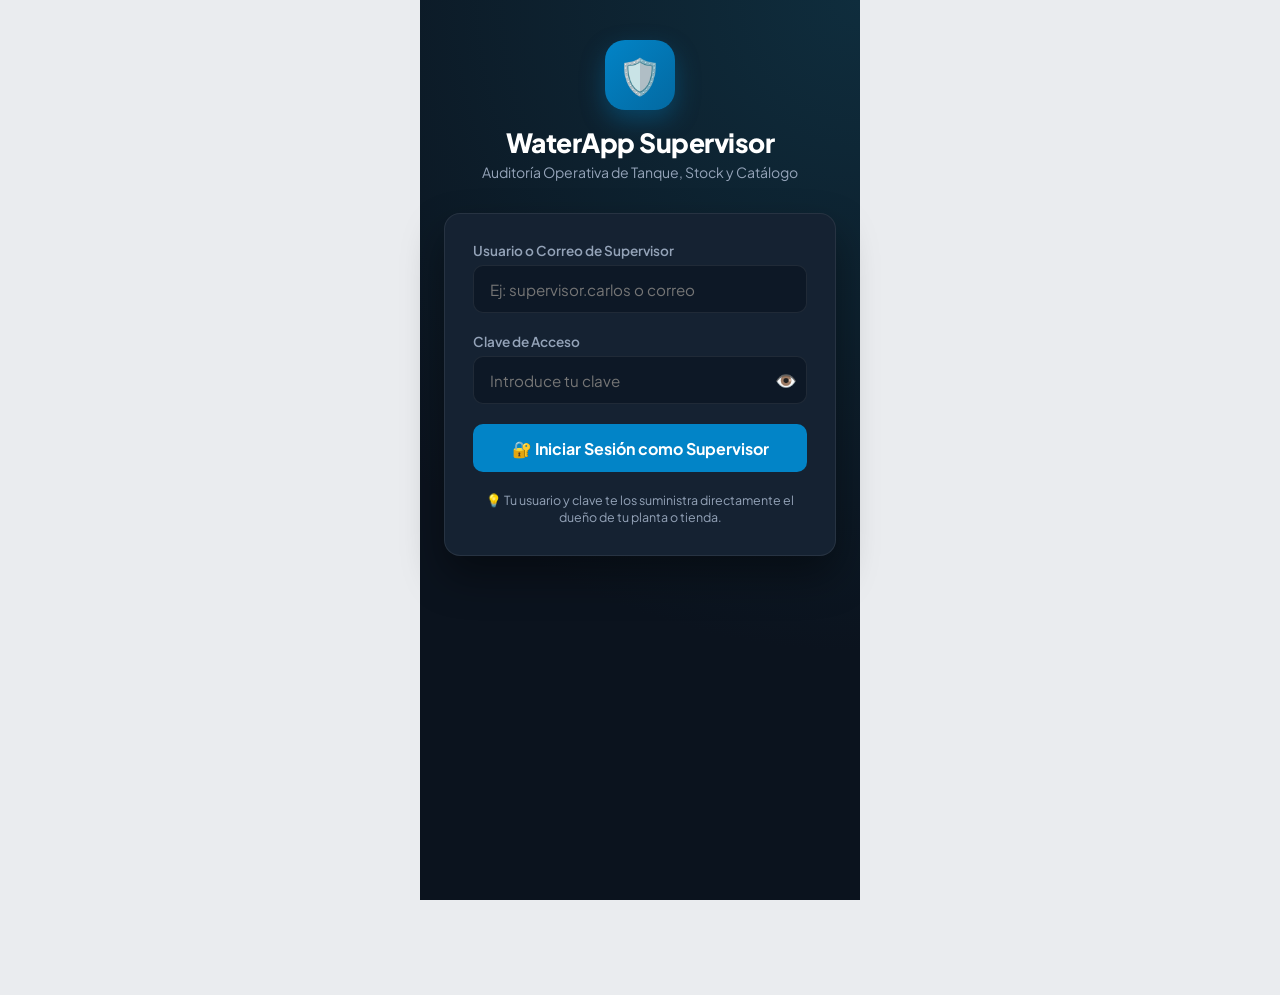
<file: visor-supervisor.html>
<!DOCTYPE html>
<html lang="es">
<head>
  <meta charset="UTF-8" />
  <meta name="viewport" content="width=device-width, initial-scale=1.0, maximum-scale=1.0, user-scalable=no" />
  <title>WaterApp - Visor Supervisor</title>
  <!-- Metadatos PWA y Pantalla Móvil -->
  <meta name="theme-color" content="#0B131E" />
  <meta name="apple-mobile-web-app-capable" content="yes" />
  <meta name="apple-mobile-web-app-status-bar-style" content="black-translucent" />
  <meta name="apple-mobile-web-app-title" content="Visor Supervisor" />
  <meta name="application-name" content="Visor Supervisor" />
  <meta name="description" content="Panel de Control y Supervisión Operativa de Inventarios y Tanque para WaterApp" />
  <link rel="manifest" href="manifest-visor-supervisor.json" />
  <link rel="apple-touch-icon" href="img/icon-192.png" />
  <link rel="icon" type="image/png" sizes="192x192" href="img/icon-192.png" />
  <link rel="icon" type="image/png" sizes="512x512" href="img/icon-512.png" />
  <link rel="preconnect" href="https://fonts.googleapis.com">
  <link rel="preconnect" href="https://fonts.gstatic.com" crossorigin>
  <link href="https://fonts.googleapis.com/css2?family=Plus+Jakarta+Sans:wght@400;500;600;700;800&family=Space+Grotesk:wght@500;700;800&display=swap" rel="stylesheet">
  <style>
    :root {
      --bg: #0B131E;
      --surface: #152232;
      --surface-card: #1C2D42;
      --border: rgba(255, 255, 255, 0.08);
      --primary: #10B981;
      --primary-glow: rgba(16, 185, 129, 0.25);
      --accent: #06B6D4;
      --text: #F8FAFC;
      --text-muted: #94A3B8;
      --danger: #EF4444;
      --warning: #F59E0B;
      --radius: 16px;
      --bottom-nav-height: 70px;

      /* Sistema Cerámico Neumórfico */
      --neu-bg: #EAECEF;
      --neu-surface: #EFF1F5;
      --neu-pill-dark: #121417;
      --neu-pill-hover: #1F2228;
      --neu-card-dark: #1A1D22;
      --neu-coral: #FF3B30;
      --neu-coral-glow: rgba(255, 59, 48, 0.35);
      --neu-green: #10B981;
      --neu-green-glow: rgba(16, 185, 129, 0.3);
      --neu-blue: #0284C7;
      --neu-text-main: #181A1F;
      --neu-text-muted: #848B98;
      --neu-text-subtle: #A6ADB9;
      
      --neu-shadow-out: 8px 8px 18px #cbcfd8, -8px -8px 18px #ffffff;
      --neu-shadow-sm: 4px 4px 10px #d0d4de, -4px -4px 10px #ffffff;
      --neu-shadow-inset: inset 3px 3px 6px #cbcfd8, inset -3px -3px 6px #ffffff;
      --neu-shadow-dark: 6px 6px 14px rgba(0, 0, 0, 0.25), -2px -2px 6px rgba(255, 255, 255, 0.08);
    }

    * {
      box-sizing: border-box;
      margin: 0;
      padding: 0;
      font-family: 'Plus Jakarta Sans', system-ui, -apple-system, sans-serif;
      -webkit-tap-highlight-color: transparent;
    }

    body {
      background: var(--neu-bg);
      color: var(--neu-text-main);
      min-height: 100vh;
      overflow-x: hidden;
    }

    .app-container {
      max-width: 440px;
      margin: 0 auto;
      min-height: 100vh;
      display: flex;
      flex-direction: column;
      background: var(--neu-bg);
      padding-bottom: 95px;
    }

    /* Pantalla de Login */
    #auth-screen {
      padding: 2.5rem 1.5rem;
      display: flex;
      flex-direction: column;
      justify-content: center;
      min-height: 100vh;
      background: radial-gradient(circle at top right, #0F2D3D 0%, var(--bg) 65%);
      color: #fff;
    }

    .login-brand {
      text-align: center;
      margin-bottom: 2rem;
    }

    .brand-icon {
      width: 70px;
      height: 70px;
      background: linear-gradient(135deg, #0284C7 0%, #0369A1 100%);
      border-radius: 20px;
      display: inline-flex;
      align-items: center;
      justify-content: center;
      font-size: 2.2rem;
      box-shadow: 0 10px 25px rgba(2, 132, 199, 0.35);
      margin-bottom: 1rem;
    }

    .brand-title {
      font-size: 1.65rem;
      font-weight: 800;
      letter-spacing: -0.02em;
      color: #fff;
    }

    .brand-subtitle {
      font-size: 0.88rem;
      color: #94A3B8;
      margin-top: 4px;
    }

    .card-login {
      background: var(--surface);
      border: 1px solid var(--border);
      border-radius: var(--radius);
      padding: 1.75rem;
      box-shadow: 0 20px 40px rgba(0, 0, 0, 0.4);
    }

    .form-group {
      margin-bottom: 1.25rem;
    }

    .form-label {
      display: block;
      font-size: 0.85rem;
      font-weight: 600;
      color: var(--text-muted);
      margin-bottom: 6px;
    }

    .form-control {
      width: 100%;
      height: 48px;
      padding: 0 16px;
      background: #0D1826;
      border: 1.5px solid var(--border);
      border-radius: 10px;
      color: #fff;
      font-size: 0.95rem;
      outline: none;
      transition: all 0.2s;
    }

    .form-control:focus {
      border-color: #0284C7;
      box-shadow: 0 0 0 3px rgba(2, 132, 199, 0.3);
    }

    .btn {
      width: 100%;
      height: 48px;
      border-radius: 10px;
      font-size: 1rem;
      font-weight: 700;
      display: flex;
      align-items: center;
      justify-content: center;
      gap: 8px;
      cursor: pointer;
      border: none;
      transition: all 0.2s;
    }

    .btn-primary {
      background: #0284C7;
      color: #ffffff;
    }

    .btn-primary:active {
      transform: scale(0.98);
    }

    /* Top Header */
    .top-header {
      padding: 1.1rem 1.25rem 0.75rem;
      display: flex;
      justify-content: space-between;
      align-items: center;
      position: sticky;
      top: 0;
      background: rgba(234, 236, 239, 0.92);
      backdrop-filter: blur(14px);
      z-index: 50;
      border-bottom: 1px solid rgba(255, 255, 255, 0.7);
      box-shadow: 0 4px 12px rgba(180, 185, 195, 0.25);
    }

    .header-store-info {
      display: flex;
      flex-direction: column;
    }

    .store-name {
      font-size: 1.15rem;
      font-weight: 800;
      color: var(--neu-text-main);
      display: flex;
      align-items: center;
      gap: 6px;
      font-family: 'Space Grotesk', sans-serif;
    }

    .badge-sede {
      font-size: 0.72rem;
      background: var(--neu-pill-dark);
      color: #fff;
      padding: 2px 8px;
      border-radius: 12px;
      font-weight: 700;
      white-space: nowrap !important;
    }

    .badge-supervisor {
      font-size: 0.7rem;
      background: #E0F2FE;
      color: #0369A1;
      font-weight: 700;
      padding: 2px 8px;
      border-radius: 10px;
      display: inline-flex;
      align-items: center;
      gap: 4px;
      margin-top: 3px;
    }

    .live-status {
      display: inline-flex;
      align-items: center;
      gap: 6px;
      font-size: 0.72rem;
      color: var(--neu-text-muted);
      font-weight: 600;
      margin-top: 2px;
    }

    .live-dot {
      width: 7px;
      height: 7px;
      border-radius: 50%;
      background: #10B981;
      box-shadow: 0 0 6px #10B981;
    }

    .btn-icon {
      width: 40px;
      height: 40px;
      border-radius: 12px;
      background: var(--neu-surface);
      border: 1px solid #ffffff;
      box-shadow: var(--neu-shadow-sm);
      display: flex;
      align-items: center;
      justify-content: center;
      cursor: pointer;
      color: var(--neu-text-main);
      transition: all 0.2s;
    }

    .btn-icon:active {
      box-shadow: var(--neu-shadow-inset);
      transform: scale(0.96);
    }

    /* Switch de Rol Dueño <-> Supervisor */
    .btn-role-switch {
      display: inline-flex;
      align-items: center;
      gap: 6px;
      background: var(--neu-surface) !important;
      border: 1px solid #ffffff !important;
      color: #0284C7 !important;
      font-size: 0.76rem !important;
      font-weight: 800 !important;
      padding: 5px 12px !important;
      border-radius: 999px !important;
      box-shadow: var(--neu-shadow-sm) !important;
      cursor: pointer;
      transition: all 0.2s;
      text-decoration: none;
    }
    .btn-role-switch:active {
      box-shadow: var(--neu-shadow-inset) !important;
      transform: scale(0.97);
    }
    .btn-role-switch.owner-return {
      background: linear-gradient(135deg, #FEF3C7 0%, #FDE68A 100%) !important;
      border: 1.5px solid #F59E0B !important;
      color: #92400E !important;
      box-shadow: 0 4px 10px rgba(245, 158, 11, 0.25) !important;
    }

    /* Barra Selectora de Sedes (Multi-Sede) */
    .refill-sede-bar {
      padding: 10px 14px 4px;
      background: var(--neu-bg);
      border-bottom: 1px solid rgba(0,0,0,0.04);
    }

    .sede-bar-header {
      display: flex;
      justify-content: space-between;
      align-items: center;
      margin-bottom: 8px;
    }

    .sede-bar-title {
      font-size: 0.76rem;
      font-weight: 800;
      text-transform: uppercase;
      letter-spacing: 0.6px;
      color: var(--neu-text-muted);
    }

    .sede-pills-scroll {
      display: flex;
      gap: 8px;
      overflow-x: auto;
      padding-bottom: 6px;
      scrollbar-width: none;
    }
    .sede-pills-scroll::-webkit-scrollbar {
      display: none;
    }

    .sede-pill-btn {
      flex-shrink: 0;
      padding: 6px 12px;
      border-radius: 20px;
      border: 1px solid #ffffff;
      background: var(--neu-surface);
      box-shadow: var(--neu-shadow-sm);
      font-size: 0.8rem;
      font-weight: 700;
      color: var(--neu-text-main);
      cursor: pointer;
      display: flex;
      align-items: center;
      gap: 6px;
      transition: all 0.2s;
    }

    .sede-pill-btn.active {
      background: var(--neu-pill-dark);
      color: #fff;
      box-shadow: var(--neu-shadow-dark);
      border-color: var(--neu-pill-dark);
    }

    .sede-status-dot {
      width: 7px;
      height: 7px;
      border-radius: 50%;
    }
    .sede-status-dot.online { background: #10B981; }
    .sede-status-dot.offline { background: #94A3B8; }

    /* Secciones de Vistas */
    .view-section {
      display: none;
      padding: 1rem 1.1rem;
      animation: fadeIn 0.25s ease-out;
    }
    .view-section.active {
      display: block;
    }

    @keyframes fadeIn {
      from { opacity: 0; transform: translateY(4px); }
      to { opacity: 1; transform: translateY(0); }
    }

    .section-title {
      font-size: 1rem;
      font-weight: 800;
      margin-bottom: 12px;
      color: var(--neu-text-main);
      display: flex;
      align-items: center;
      justify-content: space-between;
      font-family: 'Space Grotesk', sans-serif;
    }

    /* Tarjetas Neumórficas */
    .card-neu {
      background: var(--neu-surface);
      border: 1px solid #ffffff;
      border-radius: 24px;
      box-shadow: var(--neu-shadow-out);
      padding: 1.25rem;
      margin-bottom: 1rem;
    }

    /* Hero de Tanque */
    .tank-hero-card {
      background: var(--neu-surface);
      border: 1px solid #ffffff;
      border-radius: 28px;
      box-shadow: var(--neu-shadow-out);
      padding: 1.5rem;
      margin-bottom: 1.25rem;
      text-align: center;
    }

    .tank-dial-wrap {
      display: flex;
      align-items: center;
      justify-content: center;
      margin: 1rem 0;
    }

    .tank-dial {
      width: 140px;
      height: 140px;
      border-radius: 50%;
      background: var(--neu-bg);
      box-shadow: var(--neu-shadow-out);
      display: flex;
      align-items: center;
      justify-content: center;
      position: relative;
    }

    .tank-dial-inner {
      width: 115px;
      height: 115px;
      border-radius: 50%;
      background: var(--neu-surface);
      box-shadow: var(--neu-shadow-inset);
      display: flex;
      flex-direction: column;
      align-items: center;
      justify-content: center;
    }

    .tank-pct-number {
      font-size: 1.85rem;
      font-weight: 800;
      font-family: 'Space Grotesk', sans-serif;
      color: #0284C7;
      line-height: 1;
    }

    .tank-pct-label {
      font-size: 0.7rem;
      font-weight: 700;
      color: var(--neu-text-muted);
      text-transform: uppercase;
      letter-spacing: 0.5px;
      margin-top: 2px;
    }

    .tank-litros-main {
      font-size: 1.9rem;
      font-weight: 800;
      font-family: 'Space Grotesk', sans-serif;
      color: var(--neu-text-main);
      margin-bottom: 4px;
    }

    .tank-capacidad-sub {
      font-size: 0.85rem;
      font-weight: 600;
      color: var(--neu-text-muted);
    }

    /* Grid de Métricas Operativas */
    .ops-grid {
      display: grid;
      grid-template-columns: 1fr 1fr;
      gap: 10px;
      margin-bottom: 1.25rem;
    }

    .ops-card {
      background: var(--neu-surface);
      border: 1px solid #ffffff;
      border-radius: 20px;
      box-shadow: var(--neu-shadow-sm);
      padding: 12px 14px;
      display: flex;
      flex-direction: column;
      gap: 4px;
    }

    .ops-icon {
      font-size: 1.3rem;
      margin-bottom: 2px;
    }

    .ops-val {
      font-size: 1.45rem;
      font-weight: 800;
      font-family: 'Space Grotesk', sans-serif;
      color: var(--neu-text-main);
    }

    .ops-label {
      font-size: 0.75rem;
      font-weight: 700;
      color: var(--neu-text-muted);
    }

    /* Botones de Acción Operativa */
    .action-btn-row {
      display: grid;
      grid-template-columns: 1fr 1fr;
      gap: 10px;
      margin-bottom: 1.25rem;
    }

    .btn-action-neu {
      border: 1px solid #ffffff;
      background: var(--neu-surface);
      box-shadow: var(--neu-shadow-sm);
      border-radius: 16px;
      padding: 12px 10px;
      font-weight: 700;
      font-size: 0.82rem;
      color: var(--neu-text-main);
      cursor: pointer;
      display: flex;
      align-items: center;
      justify-content: center;
      gap: 6px;
      transition: all 0.2s;
    }

    .btn-action-neu:active {
      box-shadow: var(--neu-shadow-inset);
      transform: scale(0.97);
    }

    .btn-action-neu.primary {
      background: #0284C7;
      color: #fff;
      border-color: #0284C7;
      box-shadow: 0 4px 12px rgba(2, 132, 199, 0.35);
    }

    /* Listado de Productos en Stock */
    .product-stock-card {
      background: var(--neu-surface);
      border: 1px solid #ffffff;
      border-radius: 20px;
      box-shadow: var(--neu-shadow-sm);
      padding: 14px 16px;
      margin-bottom: 10px;
      display: flex;
      justify-content: space-between;
      align-items: center;
    }

    .prod-stock-info {
      flex: 1;
      padding-right: 10px;
    }

    .prod-stock-name {
      font-weight: 800;
      font-size: 0.95rem;
      color: var(--neu-text-main);
      margin-bottom: 3px;
    }

    .prod-stock-sub {
      font-size: 0.75rem;
      color: var(--neu-text-muted);
      display: flex;
      align-items: center;
      gap: 6px;
    }

    .prod-stock-badge {
      font-size: 0.7rem;
      font-weight: 700;
      padding: 2px 8px;
      border-radius: 10px;
    }
    .badge-in-stock { background: #DCFCE7; color: #15803D; }
    .badge-low-stock { background: #FEF3C7; color: #B45309; }
    .badge-out-stock { background: #FEE2E2; color: #DC2626; }

    .prod-stock-val {
      font-size: 1.5rem;
      font-weight: 800;
      font-family: 'Space Grotesk', sans-serif;
      color: #0284C7;
      margin-right: 12px;
    }

    .prod-stock-btns {
      display: flex;
      gap: 6px;
    }

    .btn-mini-stock {
      width: 34px;
      height: 34px;
      border-radius: 10px;
      border: 1px solid #ffffff;
      background: var(--neu-bg);
      box-shadow: var(--neu-shadow-sm);
      color: var(--neu-text-main);
      display: flex;
      align-items: center;
      justify-content: center;
      font-weight: 800;
      font-size: 0.9rem;
      cursor: pointer;
    }
    .btn-mini-stock:active {
      box-shadow: var(--neu-shadow-inset);
    }

    /* Catálogo & Filtros */
    .cat-filter-pills {
      display: flex;
      gap: 6px;
      margin-bottom: 12px;
      background: var(--neu-bg);
      padding: 4px;
      border-radius: 20px;
      box-shadow: var(--neu-shadow-inset);
    }

    .cat-filter-btn {
      flex: 1;
      padding: 8px 10px;
      border-radius: 16px;
      border: none;
      background: transparent;
      font-size: 0.78rem;
      font-weight: 700;
      color: var(--neu-text-muted);
      cursor: pointer;
      text-align: center;
    }
    .cat-filter-btn.active {
      background: var(--neu-pill-dark);
      color: #ffffff;
      box-shadow: var(--neu-shadow-dark);
    }

    /* Bottom Nav Flotante */
    .bottom-nav {
      position: fixed;
      bottom: 16px;
      left: 50%;
      transform: translateX(-50%);
      width: calc(100% - 32px);
      max-width: 408px;
      height: 64px;
      background: rgba(18, 20, 23, 0.94);
      backdrop-filter: blur(16px);
      border-radius: 36px;
      display: flex;
      justify-content: space-around;
      align-items: center;
      box-shadow: 0 10px 25px rgba(0, 0, 0, 0.4);
      z-index: 100;
      border: 1px solid rgba(255, 255, 255, 0.12);
    }

    .nav-btn {
      background: none;
      border: none;
      color: #848B98;
      display: flex;
      flex-direction: column;
      align-items: center;
      justify-content: center;
      gap: 3px;
      font-size: 0.68rem;
      font-weight: 700;
      cursor: pointer;
      width: 64px;
      transition: all 0.2s;
    }

    .nav-btn.active {
      color: #38BDF8;
    }

    .nav-icon {
      font-size: 1.25rem;
    }

    /* Modales */
    .modal-overlay {
      position: fixed;
      top: 0;
      left: 0;
      right: 0;
      bottom: 0;
      background: rgba(0, 0, 0, 0.7);
      backdrop-filter: blur(4px);
      z-index: 10000;
      display: flex;
      align-items: center;
      justify-content: center;
      padding: 16px;
      animation: fadeIn 0.2s ease-out;
    }

    .modal-card {
      background: var(--neu-surface);
      border: 1px solid #ffffff;
      border-radius: 24px;
      width: 100%;
      max-width: 420px;
      padding: 20px;
      box-shadow: 0 20px 40px rgba(0,0,0,0.35);
      color: var(--neu-text-main);
      max-height: 90vh;
      overflow-y: auto;
    }

    .modal-header {
      display: flex;
      justify-content: space-between;
      align-items: center;
      margin-bottom: 14px;
      border-bottom: 1px solid rgba(0,0,0,0.06);
      padding-bottom: 10px;
    }

    .modal-title {
      font-size: 1.1rem;
      font-weight: 800;
      font-family: 'Space Grotesk', sans-serif;
    }

    .modal-close {
      background: none;
      border: none;
      font-size: 1.4rem;
      cursor: pointer;
      color: var(--neu-text-muted);
    }

    .input-neu {
      width: 100%;
      height: 44px;
      padding: 0 14px;
      background: #ffffff;
      border: 1px solid #CBD5E1;
      border-radius: 12px;
      color: #0F172A;
      font-size: 0.95rem;
      outline: none;
      margin-bottom: 12px;
    }
    .input-neu:focus {
      border-color: #0284C7;
      box-shadow: 0 0 0 3px rgba(2, 132, 199, 0.2);
    }

    .select-neu {
      width: 100%;
      height: 44px;
      padding: 0 12px;
      background: #ffffff;
      border: 1px solid #CBD5E1;
      border-radius: 12px;
      color: #0F172A;
      font-size: 0.92rem;
      outline: none;
      margin-bottom: 12px;
    }
  </style>
</head>
<body>

<div class="app-container">

  <!-- ========================================================================= -->
  <!-- 1. PANTALLA DE LOGIN DEL SUPERVISOR                                        -->
  <!-- ========================================================================= -->
  <div id="auth-screen" style="display: block;">
    <div class="login-brand">
      <div class="brand-icon">🛡️</div>
      <h1 class="brand-title">WaterApp Supervisor</h1>
      <p class="brand-subtitle">Auditoría Operativa de Tanque, Stock y Catálogo</p>
    </div>

    <div class="card-login">
      <div class="form-group">
        <label class="form-label">Usuario o Correo de Supervisor</label>
        <input type="text" id="login-user" class="form-control" placeholder="Ej: supervisor.carlos o correo" autocomplete="username" />
      </div>

      <div class="form-group">
        <label class="form-label">Clave de Acceso</label>
        <div style="position: relative;">
          <input type="password" id="login-pwd" class="form-control" placeholder="Introduce tu clave" autocomplete="current-password" style="padding-right: 46px;" onkeydown="if(event.key === 'Enter') document.getElementById('btn-login').click()"/>
          <button type="button" id="btn-toggle-pwd" style="position: absolute; right: 10px; top: 50%; transform: translateY(-50%); background: none; border: none; font-size: 1.1rem; cursor: pointer; color: var(--text-muted);">👁️</button>
        </div>
      </div>

      <div id="login-error" style="color: var(--danger); font-size: 0.85rem; margin-bottom: 1rem; display: none; font-weight: 600;">
        ⚠️ Credenciales incorrectas.
      </div>

      <button id="btn-login" class="btn btn-primary" style="margin-top: 0.5rem;">
        🔐 Iniciar Sesión como Supervisor
      </button>

      <div style="margin-top: 1.25rem; font-size: 0.78rem; color: var(--text-muted); line-height: 1.4; text-align: center;">
        💡 Tu usuario y clave te los suministra directamente el dueño de tu planta o tienda.
      </div>
    </div>
  </div>

  <!-- ========================================================================= -->
  <!-- 2. APLICACIÓN PRINCIPAL DEL SUPERVISOR (OPERATIVA)                         -->
  <!-- ========================================================================= -->
  <div id="main-app" style="display: none;">
    
    <!-- Top Header -->
    <header class="top-header">
      <div class="header-store-info">
        <div class="store-name" style="flex-wrap: wrap; gap: 6px; align-items: center;">
          <span id="txt-store-name">Planta</span>
          <span id="badge-sede" class="badge-sede" style="display: none;">Sede</span>
          <span id="badge-rol-sesion-sup" class="badge-sede" style="display: none; font-size: 0.68rem; padding: 2px 7px;"></span>
        </div>
        <div class="badge-supervisor" id="badge-supervisor-user">
          <span id="badge-sup-icon">🛡️</span> <span id="txt-supervisor-name">Supervisor</span>
        </div>
        <div class="live-status">
          <span class="live-dot"></span>
          <span id="txt-conn-status">EN LÍNEA</span> · <span id="txt-last-sync">Ahora</span>
        </div>
        <div id="wrap-volver-dueno" style="margin-top: 5px; display: none;">
          <button type="button" id="btn-volver-dueno" class="btn-role-switch owner-return" onclick="volverAModoDueno()" title="Volver al Visor de Dueño">
            <span>👑</span>
            <span>Volver a Dueño</span>
            <span style="font-size: 0.7rem; opacity: 0.7;">➔</span>
          </button>
        </div>
      </div>
      <div style="display: flex; gap: 8px;">
        <button class="btn-icon" id="btn-sync-now" title="Actualizar datos">
          <svg width="17" height="17" viewBox="0 0 24 24" fill="none" stroke="currentColor" stroke-width="2.2" stroke-linecap="round" stroke-linejoin="round"><path d="M21.5 2v6h-6M21.34 15.57a10 10 0 1 1-.57-8.38l5.67-5.67"/></svg>
        </button>
        <button class="btn-icon" id="btn-logout" title="Cerrar sesión">
          <svg width="17" height="17" viewBox="0 0 24 24" fill="none" stroke="currentColor" stroke-width="2.2" stroke-linecap="round" stroke-linejoin="round"><path d="M9 21H5a2 2 0 0 1-2-2V5a2 2 0 0 1 2-2h4"></path><polyline points="16 17 21 12 16 7"></polyline><line x1="21" y1="12" x2="9" y2="12"></line></svg>
        </button>
      </div>
    </header>

    <!-- BARRA SELECTORA DE SEDES (Visible si supervisa más de 1 tienda) -->
    <div id="supervisor-sede-bar" class="refill-sede-bar" style="display: none;">
      <div class="sede-bar-header">
        <span class="sede-bar-title">Sedes Asignadas:</span>
        <span id="sede-syncing-indicator" style="display: none; font-size: 0.72rem; color: #0284C7; font-weight: 700;">🔄 Cambiando...</span>
      </div>
      <div class="sede-pills-scroll" id="supervisor-sede-pills">
        <!-- Render dinámico de sedes -->
      </div>
    </div>

    <!-- ======================================================================= -->
    <!-- PESTAÑA 1: 🚰 TANQUE Y FLUJO OPERATIVO                                   -->
    <!-- ======================================================================= -->
    <div id="tab-tanque" class="view-section active">
      
      <!-- Hero de Nivel de Tanque -->
      <div class="tank-hero-card">
        <div style="font-size: 0.78rem; font-weight: 800; text-transform: uppercase; letter-spacing: 0.8px; color: var(--neu-text-muted);">
          Nivel de Agua Potable Purificada
        </div>

        <div class="tank-dial-wrap">
          <div class="tank-dial">
            <div class="tank-dial-inner">
              <span class="tank-pct-number" id="txt-tank-pct">0%</span>
              <span class="tank-pct-label">Lleno</span>
            </div>
          </div>
        </div>

        <div class="tank-litros-main" id="txt-tank-litros">0 L</div>
        <div class="tank-capacidad-sub" id="txt-tank-capacidad">de 30,000 L de capacidad máxima</div>
      </div>

      <!-- Alertas Operativas (Agua + Filtros en 1 o 2 columnas) -->
      <div id="sup-alerts-row" style="display: none; gap: 8px; align-items: stretch; margin-bottom: 12px; width: 100%;"></div>

      <!-- Acciones de Tanque -->
      <div class="action-btn-row">
        <button class="btn-action-neu primary" id="btn-abrir-modal-tanque">
          <span>⚡</span> Calibrar Tanque
        </button>
        <button class="btn-action-neu" id="btn-abrir-modal-cisterna" style="color: #0369A1;">
          <span>🚚</span> Registrar Cisterna
        </button>
      </div>

      <!-- Tarjeta de Mantenimiento de Filtros -->
      <div id="card-mant-filtros-sup" style="background: var(--neu-surface, #EFF1F5); border-radius: 18px; padding: 14px; margin-bottom: 14px; box-shadow: var(--neu-shadow-sm, 4px 4px 10px #d1d5db, -4px -4px 10px #ffffff); border: 1px solid rgba(255,255,255,0.7);">
        <div style="display: flex; justify-content: space-between; align-items: center; gap: 8px; margin-bottom: 8px;">
          <div style="font-size: 0.92rem; font-weight: 800; color: #0F172A;">🧪 Mantenimiento de Filtros</div>
          <span id="sup-mant-badge" style="font-size: 0.7rem; font-weight: 800; padding: 3px 9px; border-radius: 999px; background: #F1F5F9; color: #475569;">Sin registrar</span>
        </div>
        <div id="sup-mant-detalle" style="font-size: 0.78rem; color: #475569; line-height: 1.45; margin-bottom: 10px;">
          Aún no se ha registrado fecha de mantenimiento. Configúralo para activar la alerta 7 días antes.
        </div>
        <button type="button" id="btn-abrir-modal-filtros" class="btn-action-neu" style="width: 100%; justify-content: center; color: #15803D; font-weight: 800;">
          <span>🧪</span> Registrar / Actualizar Mantenimiento
        </button>
      </div>

      <!-- Resumen de Flujo Físico de Hoy (Métricas Operativas, Sin Dinero) -->
      <h3 class="section-title">
        <span>🌊 Flujo Físico Despachado Hoy</span>
      </h3>
      <div class="ops-grid">
        <div class="ops-card">
          <span class="ops-icon">💧</span>
          <div class="ops-val" id="txt-ops-litros">0 L</div>
          <div class="ops-label">Agua Despachada</div>
        </div>
        <div class="ops-card">
          <span class="ops-icon">🍶</span>
          <div class="ops-val" id="txt-ops-botellones">0</div>
          <div class="ops-label">Botellones Llenados</div>
        </div>
        <div class="ops-card">
          <span class="ops-icon">📦</span>
          <div class="ops-val" id="txt-ops-prods">0 un.</div>
          <div class="ops-label">Productos Físicos</div>
        </div>
        <div class="ops-card">
          <span class="ops-icon">🧹</span>
          <div class="ops-val" id="txt-ops-merma">0 L</div>
          <div class="ops-label">Mermas de Lavado</div>
        </div>
      </div>

      <div style="text-align: center; margin-top: 10px;">
        <button class="btn-action-neu" id="btn-abrir-modal-merma" style="width: 100%; color: #B45309;">
          <span>🧹</span> Registrar Merma o Lavado de Botellones
        </button>
      </div>
    </div>

    <!-- ======================================================================= -->
    <!-- PESTAÑA 2: 📦 STOCK DE PRODUCTOS FÍSICOS                                 -->
    <!-- ======================================================================= -->
    <div id="tab-stock" class="view-section">
      <div style="display: flex; justify-content: space-between; align-items: center; margin-bottom: 12px;">
        <div>
          <h3 class="section-title" style="margin: 0;">📦 Inventario Físico en Planta</h3>
          <p style="font-size: 0.75rem; color: var(--neu-text-muted); margin-top: 2px;">Envases vacíos, tapas, bombas y accesorios</p>
        </div>
        <button type="button" class="btn-action-neu" id="btn-nuevo-ajuste-stock" style="padding: 6px 12px; font-size: 0.78rem;">
          <span>➕</span> Ajuste
        </button>
      </div>

      <div id="container-productos-stock">
        <!-- Render dinámico de productos físicos -->
      </div>
    </div>

    <!-- ======================================================================= -->
    <!-- PESTAÑA 3: 🏷️ CATÁLOGO DE RECARGAS Y PRODUCTOS                           -->
    <!-- ======================================================================= -->
    <div id="tab-catalogo" class="view-section">
      <div style="display: flex; justify-content: space-between; align-items: center; margin-bottom: 12px;">
        <div>
          <h3 class="section-title" style="margin: 0;">🏷️ Catálogo de Planta</h3>
          <p style="font-size: 0.75rem; color: var(--neu-text-muted); margin-top: 2px;">Crear y modificar recargas de agua y productos</p>
        </div>
        <div style="display: flex; gap: 6px;">
          <button type="button" class="btn-action-neu primary" id="btn-crear-recarga" style="padding: 6px 10px; font-size: 0.75rem;">
            <span>💧</span> + Recarga
          </button>
          <button type="button" class="btn-action-neu" id="btn-crear-producto" style="padding: 6px 10px; font-size: 0.75rem; color: #0369A1;">
            <span>📦</span> + Producto
          </button>
        </div>
      </div>

      <!-- Filtro de Categoría -->
      <div class="cat-filter-pills">
        <button class="cat-filter-btn active" id="filter-cat-todos" onclick="filtrarCatalogo('todos')">Todos</button>
        <button class="cat-filter-btn" id="filter-cat-recargas" onclick="filtrarCatalogo('relleno')">💧 Recargas</button>
        <button class="cat-filter-btn" id="filter-cat-prods" onclick="filtrarCatalogo('producto')">📦 Físicos</button>
      </div>

      <div id="container-catalogo-items">
        <!-- Render dinámico de ítems del catálogo -->
      </div>
    </div>

    <!-- ======================================================================= -->
    <!-- PESTAÑA 4: 🏢 ESTADO DE SEDES / CHECKLIST                                -->
    <!-- ======================================================================= -->
    <div id="tab-sedes" class="view-section">
      <h3 class="section-title">🏢 Auditoría de Sedes Asignadas</h3>
      <p style="font-size: 0.78rem; color: var(--neu-text-muted); margin-top: -6px; margin-bottom: 14px;">
        Supervisión en vivo de nivel de tanque y conectividad por sucursal
      </p>

      <div id="container-sedes-audit-list">
        <!-- Render dinámico de auditoría de sedes -->
      </div>

      <!-- CRUD Exclusivo Refill H2O: Metas Semanales, Sedes y Empleados -->
      <div id="sec-crud-metas-sup" style="display: none; margin-top: 20px;">
        <div style="display: flex; justify-content: space-between; align-items: center; gap: 8px; flex-wrap: wrap; margin-bottom: 10px;">
          <div>
            <h3 class="section-title" style="margin: 0;">🏆 Metas, Sedes y Empleados</h3>
            <p style="font-size: 0.74rem; color: var(--neu-text-muted); margin: 2px 0 0 0;">
              Ciclo Lun–Sáb · Exclusivo Refill H2O
            </p>
          </div>
          <button type="button" id="btn-sup-nueva-sede-meta" class="btn-action-neu primary" style="padding: 7px 12px; font-size: 0.78rem;">
            <span>➕</span> Nueva Sede
          </button>
        </div>

        <div class="card-neu" style="padding: 12px 14px; margin-bottom: 12px;">
          <div style="font-size: 0.78rem; font-weight: 800; color: #5B21B6; margin-bottom: 8px;">📲 WhatsApp del Responsable de Pagos</div>
          <label class="form-label" style="font-size: 0.72rem; color: #475569;">Nombre del Responsable</label>
          <input type="text" id="sup-metas-resp-nombre" class="input-neu" placeholder="Ej: Administración / Pagos" style="margin-bottom: 8px;" />
          <label class="form-label" style="font-size: 0.72rem; color: #475569;">Número WhatsApp (con código país)</label>
          <div style="display: flex; gap: 8px; align-items: center;">
            <input type="text" id="sup-metas-wa-pagos" class="input-neu" placeholder="Ej: 584121234567" style="flex: 1; margin-bottom: 0;" />
            <button type="button" id="btn-sup-guardar-wa-metas" class="btn-action-neu primary" style="padding: 10px 12px; white-space: nowrap;">💾 Guardar</button>
          </div>
        </div>

        <div id="container-sup-metas-sedes" style="display: flex; flex-direction: column; gap: 10px;">
          <!-- Sedes y metas renderizadas dinámicamente -->
        </div>
      </div>
    </div>

    <!-- Navegación Inferior Flotante -->
    <nav class="bottom-nav">
      <button class="nav-btn active" onclick="cambiarTab('tanque')">
        <span class="nav-icon">🚰</span>
        <span>Tanque</span>
      </button>
      <button class="nav-btn" onclick="cambiarTab('stock')">
        <span class="nav-icon">📦</span>
        <span>Stock</span>
      </button>
      <button class="nav-btn" onclick="cambiarTab('catalogo')">
        <span class="nav-icon">🏷️</span>
        <span>Catálogo</span>
      </button>
      <button class="nav-btn" onclick="cambiarTab('sedes')">
        <span class="nav-icon">🏢</span>
        <span>Sedes</span>
      </button>
    </nav>

  </div>

</div>

<!-- ========================================================================= -->
<!-- MODALES OPERATIVOS (CALIBRAR TANQUE, CISTERNA, MERMA, STOCK, CATÁLOGO)     -->
<!-- ========================================================================= -->

<!-- Modal Calibrar Tanque -->
<div id="modal-calibrar-tanque" class="modal-overlay" style="display: none;">
  <div class="modal-card">
    <div class="modal-header">
      <h3 class="modal-title">⚡ Calibrar Nivel de Tanque</h3>
      <button class="modal-close" onclick="cerrarModales()">✕</button>
    </div>
    <form id="form-calibrar-tanque">
      <label class="form-label" style="color: #475569;">Litros Actuales en Tanque *</label>
      <input type="number" id="input-calibrar-litros" class="input-neu" placeholder="Ej: 22000" min="0" required />

      <label class="form-label" style="color: #475569;">Capacidad Máxima del Tanque (Litros) *</label>
      <input type="number" id="input-calibrar-capacidad" class="input-neu" placeholder="Ej: 30000" min="1000" required />

      <div style="display: flex; gap: 8px; justify-content: flex-end; margin-top: 10px;">
        <button type="button" class="btn-action-neu" onclick="cerrarModales()">Cancelar</button>
        <button type="submit" class="btn-action-neu primary">💾 Guardar Nivel</button>
      </div>
    </form>
  </div>
</div>

<!-- Modal Registrar Cisterna -->
<div id="modal-cisterna" class="modal-overlay" style="display: none;">
  <div class="modal-card">
    <div class="modal-header">
      <h3 class="modal-title">🚚 Registrar Cisterna de Agua</h3>
      <button class="modal-close" onclick="cerrarModales()">✕</button>
    </div>
    <form id="form-cisterna">
      <label class="form-label" style="color: #475569;">Litros Recibidos de la Cisterna *</label>
      <input type="number" id="input-cisterna-litros" class="input-neu" placeholder="Ej: 10000" min="500" step="100" required />

      <label class="form-label" style="color: #475569;">Nota / Proveedor (Opcional)</label>
      <input type="text" id="input-cisterna-nota" class="input-neu" placeholder="Ej: Cisterna Hidrocapital / Camión #4" />

      <div style="font-size: 0.8rem; color: #0284C7; margin-bottom: 12px; background: rgba(2,132,199,0.08); padding: 8px 12px; border-radius: 8px;">
        💧 Esta cantidad se sumará automáticamente al inventario actual del tanque de la planta.
      </div>

      <div style="display: flex; gap: 8px; justify-content: flex-end; margin-top: 10px;">
        <button type="button" class="btn-action-neu" onclick="cerrarModales()">Cancelar</button>
        <button type="submit" class="btn-action-neu primary">➕ Ingresar Agua</button>
      </div>
    </form>
  </div>
</div>

<!-- Modal Registrar Merma -->
<div id="modal-merma" class="modal-overlay" style="display: none;">
  <div class="modal-card">
    <div class="modal-header">
      <h3 class="modal-title">🧹 Registrar Merma de Agua</h3>
      <button class="modal-close" onclick="cerrarModales()">✕</button>
    </div>
    <form id="form-merma">
      <label class="form-label" style="color: #475569;">Litros de Merma o Lavado *</label>
      <input type="number" id="input-merma-litros" class="input-neu" placeholder="Ej: 50" min="1" required />

      <label class="form-label" style="color: #475569;">Motivo</label>
      <select id="select-merma-motivo" class="select-neu">
        <option value="Lavado de botellones">Lavado de botellones</option>
        <option value="Fuga o goteo">Fuga o goteo en tubería</option>
        <option value="Mantenimiento de filtros">Mantenimiento de filtros</option>
        <option value="Derrame accidental">Derrame accidental</option>
        <option value="Otro">Otro motivo</option>
      </select>

      <div style="display: flex; gap: 8px; justify-content: flex-end; margin-top: 10px;">
        <button type="button" class="btn-action-neu" onclick="cerrarModales()">Cancelar</button>
        <button type="submit" class="btn-action-neu" style="background:#EF4444; color:#fff; border-color:#EF4444;">Restar Litros</button>
      </div>
    </form>
  </div>
</div>

<!-- Modal Mantenimiento de Filtros -->
<div id="modal-mantenimiento-filtros" class="modal-overlay" style="display: none;">
  <div class="modal-card">
    <div class="modal-header">
      <h3 class="modal-title">🧪 Mantenimiento de Filtros</h3>
      <button type="button" class="modal-close" onclick="cerrarModales()">✕</button>
    </div>
    <form id="form-mantenimiento-filtros">
      <label class="form-label" style="color: #475569;">Última fecha de mantenimiento *</label>
      <div style="display:flex; gap:8px; align-items:center; margin-bottom:10px;">
        <input type="date" id="sup-mant-fecha" class="input-neu" required style="flex:1; margin-bottom:0;" />
        <button type="button" class="btn-action-neu" id="btn-sup-mant-hoy" style="padding:10px 12px;">Hoy</button>
      </div>

      <label class="form-label" style="color: #475569;">Frecuencia de mantenimiento *</label>
      <select id="sup-mant-frecuencia" class="select-neu">
        <option value="trimestral">Trimestral (cada 3 meses)</option>
        <option value="cuatrimestral">Cuatrimestral (cada 4 meses)</option>
        <option value="semestral">Semestral (cada 6 meses)</option>
      </select>

      <div id="sup-mant-preview" style="background: rgba(2,132,199,0.08); border-radius: 10px; padding: 10px 12px; font-size: 0.82rem; font-weight: 700; color: #0369A1; margin-bottom: 12px;">
        Calculando próximo mantenimiento...
      </div>

      <label class="form-label" style="color: #475569;">Nota / Detalle (opcional)</label>
      <input type="text" id="sup-mant-nota" class="input-neu" maxlength="160" placeholder="Ej: Cambio de cartuchos, carbón y membrana" />

      <div style="display: flex; gap: 8px; justify-content: flex-end; margin-top: 10px;">
        <button type="button" class="btn-action-neu" onclick="cerrarModales()">Cancelar</button>
        <button type="submit" id="btn-guardar-sup-filtros" class="btn-action-neu primary">💾 Guardar</button>
      </div>
    </form>
  </div>
</div>

<!-- Modal CRUD Sede y Metas (Modo Supervisor Refill H2O) -->
<div id="modal-sup-sede-meta" class="modal-overlay" style="display: none;">
  <div class="modal-card" style="max-height: 90vh; overflow-y: auto;">
    <div class="modal-header">
      <h3 class="modal-title" id="titulo-modal-sup-sede">🏪 Tienda / Sede</h3>
      <button type="button" class="modal-close" onclick="cerrarModales()">✕</button>
    </div>
    <form id="form-sup-sede-meta">
      <input type="hidden" id="sup-meta-sede-id" value="" />
      <label class="form-label" style="color: #475569;">Nombre de la Sede *</label>
      <input type="text" id="sup-meta-sede-nombre" class="input-neu" placeholder="Ej: Los Samanes" required />

      <label class="form-label" style="color: #475569;">Correo POS Vinculado (opcional si aún no abre)</label>
      <input type="email" id="sup-meta-sede-email" class="input-neu" placeholder="Ej: refillh2o.lss@gmail.com" />

      <label style="display: flex; align-items: center; gap: 8px; font-size: 0.85rem; font-weight: 700; color: #0F172A; margin-bottom: 12px; cursor: pointer;">
        <input type="checkbox" id="sup-meta-sede-activa" checked style="width: 17px; height: 17px;" />
        <span>Sede activa en metas y reporte semanal</span>
      </label>

      <div style="display: flex; justify-content: space-between; align-items: center; margin-bottom: 6px;">
        <span style="font-size: 0.8rem; font-weight: 800; color: #5B21B6;">🎯 Metas (Venta $ / Bono $)</span>
        <button type="button" id="btn-sup-add-meta-row" class="btn-action-neu" style="padding: 4px 10px; font-size: 0.74rem;">+ Meta</button>
      </div>
      <div id="sup-meta-rows-container" style="display: flex; flex-direction: column; gap: 6px; margin-bottom: 12px;"></div>

      <div style="display: flex; gap: 8px; justify-content: flex-end;">
        <button type="button" class="btn-action-neu" onclick="cerrarModales()">Cancelar</button>
        <button type="submit" id="btn-guardar-sup-sede" class="btn-action-neu primary">💾 Guardar Sede</button>
      </div>
    </form>
  </div>
</div>

<!-- Modal CRUD Empleados de Sede (Modo Supervisor Refill H2O) -->
<div id="modal-sup-empleados-meta" class="modal-overlay" style="display: none;">
  <div class="modal-card" style="max-height: 90vh; overflow-y: auto;">
    <div class="modal-header">
      <h3 class="modal-title" id="titulo-modal-sup-emps">👥 Empleados de la Sede</h3>
      <button type="button" class="modal-close" onclick="cerrarModales()">✕</button>
    </div>
    <input type="hidden" id="sup-emps-sede-id" value="" />
    <div style="background: #EEF2FF; border: 1px solid #C7D2FE; border-radius: 12px; padding: 10px; margin-bottom: 10px;">
      <label class="form-label" style="color: #3730A3; font-size: 0.74rem;">Agregar Empleado</label>
      <input type="text" id="sup-inp-nuevo-emp-nombre" class="input-neu" placeholder="Nombre completo *" style="margin-bottom: 6px;" />
      <div style="display: flex; gap: 6px;">
        <input type="text" id="sup-inp-nuevo-emp-cargo" class="input-neu" placeholder="Cargo (opcional)" style="flex: 1; margin-bottom: 0;" />
        <button type="button" id="btn-sup-agregar-emp" class="btn-action-neu primary" style="padding: 8px 12px;">+ Agregar</button>
      </div>
    </div>

    <div id="sup-emps-lista-cont" style="display: flex; flex-direction: column; gap: 6px; max-height: 240px; overflow-y: auto; margin-bottom: 12px;"></div>

    <div style="display: flex; gap: 8px; justify-content: flex-end;">
      <button type="button" class="btn-action-neu" onclick="cerrarModales()">Cancelar</button>
      <button type="button" id="btn-guardar-sup-emps" class="btn-action-neu primary">💾 Guardar Cambios</button>
    </div>
  </div>
</div>

<!-- Modal Ajuste de Stock Físico -->
<div id="modal-ajuste-stock" class="modal-overlay" style="display: none;">
  <div class="modal-card">
    <div class="modal-header">
      <h3 class="modal-title">📦 Ajuste de Stock Físico</h3>
      <button class="modal-close" onclick="cerrarModales()">✕</button>
    </div>
    <form id="form-ajuste-stock">
      <input type="hidden" id="ajuste-stock-prod-id" />

      <div style="font-size: 0.95rem; font-weight: 800; color: #0F172A; margin-bottom: 8px;" id="lbl-ajuste-prod-nombre">
        Producto
      </div>

      <label class="form-label" style="color: #475569;">Tipo de Movimiento *</label>
      <select id="select-ajuste-tipo" class="select-neu">
        <option value="entrada">➕ Entrada de Mercancía (Sumar unidades)</option>
        <option value="fijar">✏️ Conteo Físico Exacto (Fijar stock exacto)</option>
        <option value="salida">➖ Salida / Merma de Producto (Restar unidades)</option>
      </select>

      <label class="form-label" id="lbl-ajuste-cant" style="color: #475569;">Cantidad de Unidades a Sumar *</label>
      <input type="number" id="input-ajuste-cant" class="input-neu" placeholder="Ej: 25" min="0" required />

      <div id="box-ajuste-resumen" style="font-size: 0.85rem; font-weight: 700; color: #0284C7; background: rgba(2,132,199,0.08); padding: 10px 12px; border-radius: 10px; margin-bottom: 12px;">
        Stock resultante: <span id="txt-nuevo-stock-calc">0 un.</span>
      </div>

      <div style="display: flex; gap: 8px; justify-content: flex-end; margin-top: 10px;">
        <button type="button" class="btn-action-neu" onclick="cerrarModales()">Cancelar</button>
        <button type="submit" class="btn-action-neu primary">💾 Guardar Stock</button>
      </div>
    </form>
  </div>
</div>

<!-- Modal Crear / Editar Ítem del Catálogo (Recargas o Productos) -->
<div id="modal-item-catalogo" class="modal-overlay" style="display: none;">
  <div class="modal-card">
    <div class="modal-header">
      <h3 class="modal-title" id="titulo-modal-catalogo">➕ Nuevo Ítem</h3>
      <button class="modal-close" onclick="cerrarModales()">✕</button>
    </div>
    <form id="form-item-catalogo" novalidate>
      <input type="hidden" id="cat-item-id" />

      <label class="form-label" style="color: #475569;">Tipo de Ítem *</label>
      <select id="cat-item-categoria" class="select-neu">
        <option value="relleno">💧 Recarga de Agua (Solo líquido)</option>
        <option value="producto">📦 Producto Físico (Envase, Tapa, Accesorio)</option>
      </select>

      <label class="form-label" style="color: #475569;">Nombre del Ítem *</label>
      <input type="text" id="cat-item-nombre" class="input-neu" placeholder="Ej: Botellón 20 Litros" required />

      <div id="grp-cat-litros">
        <label class="form-label" style="color: #475569;">Capacidad en Litros de Agua *</label>
        <input type="number" id="cat-item-litros" class="input-neu" placeholder="20" min="1" value="20" />
      </div>

      <div id="grp-cat-stock" style="display: none;">
        <label class="form-label" style="color: #475569;">Stock Físico Inicial *</label>
        <input type="number" id="cat-item-stock" class="input-neu" placeholder="0" min="0" value="0" />
      </div>

      <div id="grp-cat-agua-cortesia" style="display: none; background: #F5F3FF; border: 1px solid #DDD6FE; border-radius: 12px; padding: 10px 12px; margin-bottom: 12px;">
        <label style="display: flex; align-items: center; gap: 8px; font-size: 0.84rem; font-weight: 700; color: #5B21B6; cursor: pointer; margin: 0;">
          <input type="checkbox" id="cat-item-agua-cortesia" style="width: 17px; height: 17px; accent-color: #7C3AED;" />
          <span>🎁 Incluye primera recarga de agua gratis (descuenta del tanque)</span>
        </label>
        <div id="grp-cat-litros-cortesia" style="display: none; margin-top: 8px; padding-top: 8px; border-top: 1px dashed #DDD6FE;">
          <label class="form-label" style="color: #5B21B6; font-size: 0.76rem; margin-bottom: 4px;">Litros de agua de cortesía (L)</label>
          <input type="number" id="cat-item-litros-cortesia" class="input-neu" placeholder="20" min="1" step="0.5" value="20" style="margin-bottom: 0;" />
        </div>
      </div>

      <div style="display: grid; grid-template-columns: 1fr 1.5fr; gap: 8px;">
        <div>
          <label class="form-label" style="color: #475569;">Moneda</label>
          <select id="cat-item-moneda" class="select-neu">
            <option value="USD">Dólar ($)</option>
            <option value="VES">Bolívares (Bs)</option>
          </select>
        </div>
        <div>
          <label class="form-label" style="color: #475569;">Precio de Venta *</label>
          <input type="number" step="0.01" id="cat-item-precio" class="input-neu" placeholder="1.50" min="0" required />
        </div>
      </div>

      <!-- Selector de Ámbito Multi-Sede (Si aplica) -->
      <div id="grp-cat-multi-sede" style="display: none; background: #F8FAFC; border: 1px solid #CBD5E1; border-radius: 12px; padding: 10px; margin-bottom: 12px;">
        <label class="form-label" style="color: #334155; font-weight: 800; margin-bottom: 6px;">Alcance del Cambio:</label>
        <label style="display: flex; align-items: center; gap: 8px; font-size: 0.82rem; margin-bottom: 6px; cursor: pointer;">
          <input type="radio" name="radio-ambito" value="sede" checked />
          <span>📍 Aplicar solo a esta sede actual</span>
        </label>
        <label style="display: flex; align-items: center; gap: 8px; font-size: 0.82rem; cursor: pointer;">
          <input type="radio" name="radio-ambito" value="grupo" />
          <span>🌐 Replicar a <strong>todas mis sedes asignadas</strong></span>
        </label>
      </div>

      <div style="display: flex; gap: 8px; justify-content: flex-end; margin-top: 10px;">
        <button type="button" class="btn-action-neu" onclick="cerrarModales()">Cancelar</button>
        <button type="submit" id="btn-guardar-item-catalogo" class="btn-action-neu primary">💾 Guardar Ítem</button>
      </div>
    </form>
  </div>
</div>

<!-- ========================================================================= -->
<!-- JAVASCRIPT DEL VISOR DE SUPERVISORES                                      -->
<!-- ========================================================================= -->
<script>
  const SUPABASE_RPC_URL = 'https://nxfilgwpguqlrjlfnnwt.supabase.co/rest/v1/rpc';
  const SUPABASE_KEY = 'eyJhbGciOiJIUzI1NiIsInR5cCI6IkpXVCJ9.eyJpc3MiOiJzdXBhYmFzZSIsInJlZiI6Im54ZmlsZ3dwZ3VxbHJqbGZubnd0Iiwicm9sZSI6ImFub24iLCJpYXQiOjE3ODgyMTU0NDQsImV4cCI6MjEwMzc5MTQ0NH0.ZSx3dudM_cmqJL5qkpOtfJBTSQhIdd4GShkZp2t3n_s';

  // Sesión y Estado del Supervisor
  let supAuthToken = localStorage.getItem('visor_sup_token') || localStorage.getItem('visor_auth_token') || '';
  let supervisorSession = null;
  let currentStoreEmail = '';
  let cacheGlobalTiendas = {};
  let currentCatalogo = [];
  let autoRefreshInterval = null;

  function iniciarAutoRefreshSupervisor() {
    if (autoRefreshInterval) clearInterval(autoRefreshInterval);
    const ms = (typeof document !== 'undefined' && document.hidden) ? 60000 : 20000;
    autoRefreshInterval = setInterval(() => {
      cargarDatosEnVivoSupervisor();
    }, ms);
  }

  function detenerAutoRefreshSupervisor() {
    if (autoRefreshInterval) {
      clearInterval(autoRefreshInterval);
      autoRefreshInterval = null;
    }
  }

  if (typeof document !== 'undefined') {
    document.addEventListener('visibilitychange', () => {
      if (document.hidden) {
        if (autoRefreshInterval) iniciarAutoRefreshSupervisor();
      } else {
        if (supAuthToken && document.getElementById('supervisor-app')?.style.display !== 'none') {
          cargarDatosEnVivoSupervisor();
          iniciarAutoRefreshSupervisor();
        }
      }
    });
  }
  let filtroCatalogoActual = 'todos';

  async function callSupRpc(fnName, params) {
    const res = await fetch(`${SUPABASE_RPC_URL}/${fnName}`, {
      method: 'POST',
      headers: {
        'apikey': SUPABASE_KEY,
        'Authorization': `Bearer ${SUPABASE_KEY}`,
        'Content-Type': 'application/json'
      },
      body: JSON.stringify(params || {})
    });
    if (!res.ok) throw new Error(`HTTP ${res.status}`);
    return await res.json();
  }

  // Configuración de Sedes Refill H2O conocidas
  const REFILLH2O_SEDES = {
    'refillh2o.lcf@gmail.com': { id: 'lcf', email: 'refillh2o.lcf@gmail.com', sede: 'La California Sur', codigo: 'LCF' },
    'refillh2o.se@gmail.com': { id: 'se', email: 'refillh2o.se@gmail.com', sede: 'Santa Eduvigis', codigo: 'SE' },
    'refillh2o.ldc@gmail.com': { id: 'ldc', email: 'refillh2o.ldc@gmail.com', sede: 'Los Dos Caminos', codigo: 'LDC' },
    'refillh2o.sr@gmail.com': { id: 'sr', email: 'refillh2o.sr@gmail.com', sede: 'Santa Rosa', codigo: 'SR' },
    'refillh2o.sp@gmail.com': { id: 'sp', email: 'refillh2o.sp@gmail.com', sede: 'Santa Paula', codigo: 'SP' },
    'refillh2o.sf@gmail.com': { id: 'sf', email: 'refillh2o.sf@gmail.com', sede: 'Santa Fe', codigo: 'SF' }
  };

  function escapeHtml(str) {
    if (!str) return '';
    return String(str).replace(/[&<>"']/g, m => ({ '&':'&amp;','<':'&lt;','>':'&gt;','"':'&quot;',"'":'&#39;' }[m]));
  }

  function formatNumber(num) {
    return new Intl.NumberFormat('es-VE').format(num || 0);
  }

  // Alternar Ver Clave (Ojito)
  const btnTogglePwd = document.getElementById('btn-toggle-pwd');
  const loginPwd = document.getElementById('login-pwd');
  if (btnTogglePwd && loginPwd) {
    btnTogglePwd.addEventListener('click', () => {
      loginPwd.type = (loginPwd.type === 'password') ? 'text' : 'password';
      btnTogglePwd.textContent = (loginPwd.type === 'password') ? '👁️' : '🙈';
    });
  }

  // =========================================================================
  // AUTENTICACIÓN DEL SUPERVISOR
  // =========================================================================
  document.getElementById('btn-login').addEventListener('click', async () => {
    const userInp = document.getElementById('login-user').value.trim().toLowerCase();
    const pwdInp = document.getElementById('login-pwd').value.trim();
    const errorBox = document.getElementById('login-error');
    const btn = document.getElementById('btn-login');

    if (!userInp || !pwdInp) {
      errorBox.textContent = '⚠️ Introduce tu usuario y clave de acceso.';
      errorBox.style.display = 'block';
      return;
    }

    errorBox.style.display = 'none';
    btn.disabled = true;
    btn.textContent = '⏳ Verificando credenciales...';

    try {
      const authResult = await autenticarSupervisor(userInp, pwdInp);
      btn.disabled = false;
      btn.textContent = '🔐 Iniciar Sesión como Supervisor';

      if (!authResult.ok) {
        errorBox.textContent = authResult.razon || 'Credenciales no válidas.';
        errorBox.style.display = 'block';
        return;
      }

      // Guardar sesión con token de servidor (sin persistir contraseña)
      supAuthToken = authResult.token;
      supervisorSession = authResult.session;
      localStorage.setItem('visor_sup_token', supAuthToken);
      localStorage.setItem('visor_sup_session', JSON.stringify(supervisorSession));
      localStorage.removeItem('visor_owner_pwd');
      if (supervisorSession.is_owner_admin) {
        localStorage.setItem('visor_auth_token', supAuthToken);
        localStorage.setItem('visor_owner_email', supervisorSession.owner_email || supervisorSession.usuario);
      }

      iniciarAplicacionSupervisor();
    } catch (err) {
      btn.disabled = false;
      btn.textContent = '🔐 Iniciar Sesión como Supervisor';
      errorBox.textContent = 'Error al conectar: ' + err.message;
      errorBox.style.display = 'block';
    }
  });

  async function autenticarSupervisor(usuario, clave) {
    try {
      if (!usuario || !clave) {
        return { ok: false, razon: '⚠️ Introduce tu usuario y clave de acceso.' };
      }

      const res = await callSupRpc('rpc_supervisor_login', {
        p_usuario: usuario,
        p_clave: clave
      });
      if (!res || !res.ok) {
        return { ok: false, razon: res?.razon || '🔑 Usuario o clave incorrecta. Verifica con el dueño de la planta.' };
      }
      return res;
    } catch (e) {
      console.error('Error en autenticación:', e);
      return { ok: false, razon: 'Error de conexión con la nube.' };
    }
  }

  // =========================================================================
  // INICIO DE LA APLICACIÓN TRAS LOGIN
  // =========================================================================
  function iniciarAplicacionSupervisor() {
    const authScreen = document.getElementById('auth-screen');
    const mainApp = document.getElementById('main-app');
    if (!supervisorSession) {
      if (mainApp) mainApp.style.display = 'none';
      if (authScreen) authScreen.style.display = 'block';
      return;
    }

    const sedesRefill = Object.keys(REFILLH2O_SEDES);
    const ownerClean = (supervisorSession.owner_email || '').trim().toLowerCase();
    if (supervisorSession.is_owner_admin === true && (ownerClean === 'refillh2o@gmail.com' || ownerClean === 'viritoco@gmail.com')) {
      supervisorSession.sedes = sedesRefill;
    }

    if (authScreen) authScreen.style.display = 'none';
    if (mainApp) mainApp.style.display = 'block';

    const esDueno = supervisorSession.is_owner_admin === true;
    const wrapVolver = document.getElementById('wrap-volver-dueno');
    if (wrapVolver) {
      wrapVolver.style.display = esDueno ? 'block' : 'none';
    }

    const badgeIcon = document.getElementById('badge-sup-icon');
    const badgeSup = document.getElementById('badge-supervisor-user');
    if (esDueno) {
      if (badgeIcon) badgeIcon.textContent = '👑';
      if (badgeSup) {
        badgeSup.style.background = '#FEF3C7';
        badgeSup.style.color = '#B45309';
      }
    } else {
      if (badgeIcon) badgeIcon.textContent = '🛡️';
      if (badgeSup) {
        badgeSup.style.background = '';
        badgeSup.style.color = '';
      }
    }

    document.getElementById('txt-supervisor-name').textContent = supervisorSession.nombre;

    // Seleccionar sede: última seleccionada (si autorizada) o primera sede asignada
    const savedSede = localStorage.getItem('visor_sup_selected_sede') || localStorage.getItem('visor_refill_selected_sede');
    if (savedSede && Array.isArray(supervisorSession.sedes) && supervisorSession.sedes.includes(savedSede)) {
      currentStoreEmail = savedSede;
    } else {
      currentStoreEmail = (Array.isArray(supervisorSession.sedes) && supervisorSession.sedes[0]) || ownerClean || '';
    }
    localStorage.setItem('visor_sup_selected_sede', currentStoreEmail);

    // Configurar barra de sedes con todas las sedes
    actualizarBarraSedesSupervisor();

    // Cargar datos
    cargarDatosEnVivoSupervisor();

    iniciarAutoRefreshSupervisor();
  }

  function actualizarBarraSedesSupervisor() {
    const bar = document.getElementById('supervisor-sede-bar');
    const container = document.getElementById('supervisor-sede-pills');
    const multiSedeGrpCat = document.getElementById('grp-cat-multi-sede');

    if (!bar || !container) return;

    const tieneVariasSedes = supervisorSession && Array.isArray(supervisorSession.sedes) && supervisorSession.sedes.length > 1;

    if (!tieneVariasSedes) {
      bar.style.display = 'none';
      if (multiSedeGrpCat) multiSedeGrpCat.style.display = 'none';
      return;
    }

    bar.style.display = 'block';
    if (multiSedeGrpCat) multiSedeGrpCat.style.display = 'block';

    container.innerHTML = supervisorSession.sedes.map(email => {
      const info = REFILLH2O_SEDES[email.toLowerCase()] || { sede: email, codigo: 'SEDE' };
      const isActive = email.toLowerCase() === currentStoreEmail.toLowerCase();
      const activeClass = isActive ? 'active' : '';
      const cached = cacheGlobalTiendas[email];
      const online = estaEnLinea(cached?.ultima_actualizacion);

      return `
        <button type="button" class="sede-pill-btn ${activeClass}" onclick="cambiarSedeSupervisor('${email}')">
          <span class="sede-status-dot ${online ? 'online' : 'offline'}"></span>
          <span>${escapeHtml(info.sede)}</span>
        </button>
      `;
    }).join('');
  }

  function estaEnLinea(fechaIso) {
    if (!fechaIso) return false;
    const diffMin = (Date.now() - new Date(fechaIso).getTime()) / (1000 * 60);
    return diffMin <= 7;
  }

  window.cambiarSedeSupervisor = async function(nuevoEmail) {
    if (!nuevoEmail || nuevoEmail === currentStoreEmail) return;

    const ind = document.getElementById('sede-syncing-indicator');
    if (ind) ind.style.display = 'inline-block';

    currentStoreEmail = nuevoEmail;
    localStorage.setItem('visor_sup_selected_sede', nuevoEmail);

    actualizarBarraSedesSupervisor();
    await cargarDatosEnVivoSupervisor();

    if (ind) ind.style.display = 'none';
  };

  // =========================================================================
  // CARGA DE DATOS EN VIVO (OPERATIVA, SIN DINERO)
  // =========================================================================
  async function cargarDatosEnVivoSupervisor() {
    if (!currentStoreEmail || !supAuthToken) return;

    try {
      const rpcRes = await callSupRpc('rpc_visor_get_store_data', {
        p_token: supAuthToken,
        p_store_email: currentStoreEmail
      });
      if (!rpcRes || !rpcRes.ok) {
        if (rpcRes && ['unauthorized', 'expired', 'revoked', 'license_invalid'].includes(rpcRes.error)) {
          mostrarLoginSupervisor(rpcRes.razon || 'Tu sesión expiró o fue revocada.');
        }
        return;
      }

      let liveStockMap = {};
      if (rpcRes.sync) {
        const storeData = rpcRes.sync;
        cacheGlobalTiendas[currentStoreEmail] = storeData;
        renderizarDatosOperativos(storeData);
        if (Array.isArray(storeData.stock_productos)) {
          storeData.stock_productos.forEach(sp => {
            if (sp && sp.nombre) {
              liveStockMap[sp.nombre.toLowerCase().trim()] = parseInt(sp.stock) || 0;
            }
          });
        }
      }

      if (Array.isArray(rpcRes.catalogo_inicial)) {
        // 🛡️ Fusionar con el stock en tiempo real reportado por el punto de venta en tienda_sync_cloud
        currentCatalogo = rpcRes.catalogo_inicial.map(item => {
          if (item.categoria === 'producto') {
            const norm = (item.nombre || '').toLowerCase().trim();
            const realStock = liveStockMap[norm];
            return {
              ...item,
              stock: (realStock !== undefined && realStock !== null) ? realStock : (parseInt(item.stock) || 0)
            };
          }
          return item;
        });
        renderizarCatalogo(currentCatalogo);
        renderizarStockFisico(currentCatalogo);
      }

      // Si tiene varias sedes, actualizar la auditoría de sedes
      if (supervisorSession && supervisorSession.sedes.length > 1) {
        cargarAuditoriaSedes();
      }
    } catch (e) {
      console.warn('Error al cargar datos en vivo del supervisor:', e);
    }
  }

  function renderizarDatosOperativos(storeData) {
    // Cabecera
    const txtStore = document.getElementById('txt-store-name');
    const badgeSede = document.getElementById('badge-sede');
    const infoRefill = REFILLH2O_SEDES[currentStoreEmail.toLowerCase()];

    if (infoRefill) {
      if (txtStore) txtStore.textContent = 'Refill H2O';
      if (badgeSede) {
        badgeSede.textContent = infoRefill.sede;
        badgeSede.style.display = 'inline-flex';
      }
    } else {
      if (txtStore) txtStore.textContent = storeData.nombre_empresa || currentStoreEmail;
      if (badgeSede) badgeSede.style.display = 'none';
    }

    // Estado en línea
    const connOnline = estaEnLinea(storeData.ultima_actualizacion);
    const txtConn = document.getElementById('txt-conn-status');
    const txtLast = document.getElementById('txt-last-sync');
    if (txtConn) {
      txtConn.textContent = connOnline ? 'EN LÍNEA' : 'DESCONECTADA';
      txtConn.style.color = connOnline ? '#10B981' : '#64748B';
    }
    if (txtLast && storeData.ultima_actualizacion) {
      const d = new Date(storeData.ultima_actualizacion);
      txtLast.textContent = d.toLocaleTimeString('es-VE', { hour: '2-digit', minute: '2-digit' });
    }

    // 1. Tanque de Agua
    const r = storeData.resumen_hoy || {};

    // Indicador visual de rol de sesión activa en la tienda
    const badgeRol = document.getElementById('badge-rol-sesion-sup');
    if (badgeRol) {
      const rolActivo = r.rol_activo || 'operario';
      if (rolActivo === 'admin') {
        badgeRol.innerHTML = '👑 Modo Dueño / Admin';
        badgeRol.style.borderColor = 'rgba(239, 68, 68, 0.4)';
        badgeRol.style.background = 'rgba(239, 68, 68, 0.15)';
        badgeRol.style.color = '#DC2626';
        badgeRol.title = 'Atención: La tablet o PC de la tienda tiene iniciada sesión como Administrador';
      } else {
        badgeRol.innerHTML = '👷 Modo Operario';
        badgeRol.style.borderColor = 'rgba(16, 185, 129, 0.35)';
        badgeRol.style.background = 'rgba(16, 185, 129, 0.12)';
        badgeRol.style.color = '#059669';
        badgeRol.title = 'Sesión protegida: El punto de venta está operando como Operario (Reportes y Configuración bloqueados)';
      }
      badgeRol.style.display = 'inline-flex';
    }
    const tanque = storeData.nivel_tanque || {};
    const litros = parseInt(tanque.litros) || 0;
    const capacidad = parseInt(tanque.capacidadTanque) || 30000;
    const pct = capacidad > 0 ? Math.min(100, Math.round((litros / capacidad) * 100)) : 0;

    const elLitros = document.getElementById('txt-tank-litros');
    const elCap = document.getElementById('txt-tank-capacidad');
    const elPct = document.getElementById('txt-tank-pct');

    if (elLitros) elLitros.textContent = `${formatNumber(litros)} L`;
    if (elCap) elCap.textContent = `de ${formatNumber(capacidad)} L de capacidad máxima`;
    if (elPct) elPct.textContent = `${pct}%`;

    renderizarAlertasYCardFiltrosSup(storeData, litros, capacidad, pct);

    // 2. Métricas Físicas del Día (Sin Dinero)
    const elOpsLitros = document.getElementById('txt-ops-litros');
    const elOpsBot = document.getElementById('txt-ops-botellones');
    const elOpsMerma = document.getElementById('txt-ops-merma');
    const elOpsProds = document.getElementById('txt-ops-prods');

    if (elOpsLitros) elOpsLitros.textContent = `${formatNumber(r.litros || 0)} L`;
    if (elOpsBot) elOpsBot.textContent = formatNumber(r.botellones || 0);
    if (elOpsMerma) elOpsMerma.textContent = `${formatNumber(r.litrosMermasHoy || 0)} L`;

    // Conteo de productos físicos vendidos hoy (fecha local)
    let prodsVendidosHoy = 0;
    const hoySupISO = getTodayISOSup();
    const ultimos = storeData.ultimos_movimientos || [];
    ultimos.forEach(m => {
      if (!m) return;
      if (m.fecha) {
        const dMov = new Date(m.fecha);
        if (!isNaN(dMov.getTime())) {
          const movISO = `${dMov.getFullYear()}-${String(dMov.getMonth() + 1).padStart(2, '0')}-${String(dMov.getDate()).padStart(2, '0')}`;
          if (movISO !== hoySupISO) return;
        }
      }
      if (Array.isArray(m.detalles) && m.detalles.length > 0) {
        m.detalles.forEach(d => {
          if (d && d.categoria === 'producto') {
            prodsVendidosHoy += (parseInt(d.cantidad) || 1);
          }
        });
      } else if (m.tipo === 'producto' && m.cantidad) {
        prodsVendidosHoy += (parseInt(m.cantidad) || 0);
      }
    });
    if (elOpsProds) elOpsProds.textContent = `${prodsVendidosHoy} un.`;
  }

  // =========================================================================
  // RENDERIZADO DE STOCK FÍSICO
  // =========================================================================
  function compararNombreEs(a, b) {
    return String(a?.nombre || '').localeCompare(String(b?.nombre || ''), 'es', { sensitivity: 'base' });
  }

  function ordenarCatalogo(catalogo) {
    return [...(catalogo || [])].sort((a, b) => {
      if (a.categoria !== b.categoria) {
        return a.categoria === 'relleno' ? -1 : 1;
      }
      return compararNombreEs(a, b);
    });
  }

  function renderizarStockFisico(catalogo) {
    const cont = document.getElementById('container-productos-stock');
    if (!cont) return;

    const fisicos = catalogo
      .filter(item => item.categoria === 'producto')
      .sort(compararNombreEs);

    if (fisicos.length === 0) {
      cont.innerHTML = `
        <div style="text-align: center; padding: 2rem; color: var(--neu-text-muted); font-size: 0.85rem;">
          📦 No hay productos físicos registrados aún.<br/>
          Ve a la pestaña <strong>Catálogo</strong> para agregar botellones nuevos, tapas o bombas.
        </div>
      `;
      return;
    }

    cont.innerHTML = fisicos.map((p, idx) => {
      const stock = parseInt(p.stock) || 0;
      let badgeClass = 'badge-in-stock';
      let badgeText = '🟢 En Stock';

      if (stock === 0) {
        badgeClass = 'badge-out-stock';
        badgeText = '🔴 Agotado';
      } else if (stock < 10) {
        badgeClass = 'badge-low-stock';
        badgeText = '🟡 Stock Bajo';
      }

      return `
        <div class="product-stock-card">
          <div class="prod-stock-info">
            <div class="prod-stock-name">${escapeHtml(p.nombre)}</div>
            <div class="prod-stock-sub">
              <span class="prod-stock-badge ${badgeClass}">${badgeText}</span>
              <span>· Precio: $${(parseFloat(p.precio) || 0).toFixed(2)}</span>
            </div>
          </div>
          <div style="display: flex; align-items: center;">
            <div class="prod-stock-val">${stock}</div>
            <div class="prod-stock-btns">
              <button type="button" class="btn-mini-stock" title="Entrada (+)" onclick="abrirAjusteStockDirecto('${p.id}', 'entrada')">➕</button>
              <button type="button" class="btn-mini-stock" title="Fijar (=)" onclick="abrirAjusteStockDirecto('${p.id}', 'fijar')">✏️</button>
              <button type="button" class="btn-mini-stock" title="Salida (-)" onclick="abrirAjusteStockDirecto('${p.id}', 'salida')">➖</button>
            </div>
          </div>
        </div>
      `;
    }).join('');
  }

  // =========================================================================
  // REGLAS DE AGUA DE CORTESÍA EN PRODUCTOS FÍSICOS
  // =========================================================================
  function esProductoConAguaCortesiaSup(item) {
    if (!item || item.categoria !== 'producto') return false;
    if (typeof item.incluyeAguaCortesia === 'boolean') {
      return item.incluyeAguaCortesia;
    }
    const nombre = (item.nombre || '').trim();
    if (!nombre) return false;
    const esAccesorio = /\b(?:forro|porta|tapa|tapas|base|soporte|dispensador|bomba|llave|grifo|cepillo|funda|estante|rack|balanc[ií]n|casillero|rejilla|regilla|filtro|humificador|silic[oó]n|tobito|hielo|aquatabs)\b/i.test(nombre);
    if (esAccesorio) return false;
    const esEnvase = /\b(?:botell[oó]n|botellones|botella|botellas|garraf[oó]n|garrafones|envase|envases)\b/i.test(nombre);
    const tieneLitraje = /\b\d+(?:[.,]\d+)?\s*(?:l|lt|lts|litro|litros)\b/i.test(nombre);
    return esEnvase && tieneLitraje;
  }

  function obtenerLitrosAguaProductoSup(item) {
    if (!item) return 20;
    const litrosExplicitos = parseFloat(item.litros);
    if (item.categoria === 'producto' && !isNaN(litrosExplicitos) && litrosExplicitos > 0) {
      return litrosExplicitos;
    }
    const match = (item.nombre || '').match(/(\d+(?:[.,]\d+)?)\s*(?:l|lt|lts|litro|litros)\b/i)
      || (item.nombre || '').match(/(\d+)\s*(?:l|lt|lts|litro|litros)?/i);
    return match ? parseFloat(String(match[1]).replace(',', '.')) : 20;
  }

  // =========================================================================
  // RENDERIZADO DEL CATÁLOGO (RECARGAS Y PRODUCTOS)
  // =========================================================================
  function renderizarCatalogo(catalogo) {
    const cont = document.getElementById('container-catalogo-items');
    if (!cont) return;

    let items = catalogo;
    if (filtroCatalogoActual !== 'todos') {
      items = catalogo.filter(x => x.categoria === filtroCatalogoActual);
    }
    items = ordenarCatalogo(items);

    if (items.length === 0) {
      cont.innerHTML = `
        <div style="text-align: center; padding: 2rem; color: var(--neu-text-muted); font-size: 0.85rem;">
          🏷️ No hay ítems en esta categoría.
        </div>
      `;
      return;
    }

    cont.innerHTML = items.map((item, idx) => {
      const isRecarga = item.categoria === 'relleno';
      const icono = isRecarga ? '💧' : '📦';
      const precio = parseFloat(item.precio) || 0;
      const monedaSimbolo = (item.moneda === 'VES' || item.moneda === 'Bs') ? 'Bs.' : '$';
      const llevaAgua = !isRecarga && esProductoConAguaCortesiaSup(item);
      const litrosAgua = llevaAgua ? obtenerLitrosAguaProductoSup(item) : 0;

      return `
        <div class="card-neu" style="display: flex; justify-content: space-between; align-items: center; padding: 12px 16px; margin-bottom: 8px;">
          <div style="display: flex; align-items: center; gap: 10px;">
            <span style="font-size: 1.5rem;">${icono}</span>
            <div>
              <div style="font-weight: 800; font-size: 0.95rem; color: #0F172A;">${escapeHtml(item.nombre)}</div>
              <div style="font-size: 0.78rem; color: #64748B; display: flex; flex-wrap: wrap; align-items: center; gap: 6px;">
                <span>${isRecarga ? `Capacidad: <strong>${item.litros || 20}L</strong>` : `Stock actual: <strong>${item.stock || 0} un.</strong>`}</span>
                ${llevaAgua ? `<span style="background: #EDE9FE; color: #6D28D9; border: 1px solid #DDD6FE; font-size: 0.7rem; font-weight: 700; padding: 1px 6px; border-radius: 999px;">🎁 +Agua ${litrosAgua}L</span>` : ''}
              </div>
            </div>
          </div>
          <div style="display: flex; align-items: center; gap: 10px;">
            <div style="font-size: 1.15rem; font-weight: 800; font-family: 'Space Grotesk', sans-serif; color: #0284C7;">
              ${monedaSimbolo} ${precio.toFixed(2)}
            </div>
            <div style="display: flex; gap: 4px;">
              <button type="button" class="btn-mini-stock" onclick="abrirEditarCatalogo('${item.id}')" title="Editar">✏️</button>
              <button type="button" class="btn-mini-stock" style="color: #EF4444;" onclick="eliminarItemCatalogo('${item.id}')" title="Eliminar">🗑️</button>
            </div>
          </div>
        </div>
      `;
    }).join('');
  }

  window.filtrarCatalogo = function(tipo) {
    filtroCatalogoActual = tipo;
    document.querySelectorAll('.cat-filter-btn').forEach(b => b.classList.remove('active'));
    if (tipo === 'todos') document.getElementById('filter-cat-todos').classList.add('active');
    else if (tipo === 'relleno') document.getElementById('filter-cat-recargas').classList.add('active');
    else if (tipo === 'producto') document.getElementById('filter-cat-prods').classList.add('active');

    renderizarCatalogo(currentCatalogo);
  };

  // =========================================================================
  // AUDITORÍA DE SEDES ASIGNADAS
  // =========================================================================
  async function cargarAuditoriaSedes() {
    const cont = document.getElementById('container-sedes-audit-list');
    if (!cont || !supervisorSession) return;

    const sedes = supervisorSession.sedes || [];
    cont.innerHTML = sedes.map(email => {
      const info = REFILLH2O_SEDES[email.toLowerCase()] || { sede: email, codigo: 'SEDE' };
      const cached = cacheGlobalTiendas[email] || {};
      const online = estaEnLinea(cached.ultima_actualizacion);
      const tanque = cached.nivel_tanque || {};
      const litros = parseInt(tanque.litros) || 0;
      const cap = parseInt(tanque.capacidadTanque) || 30000;
      const pct = cap > 0 ? Math.round((litros / cap) * 100) : 0;
      const r = cached.resumen_hoy || {};

      return `
        <div class="card-neu" style="margin-bottom: 10px; cursor: pointer;" onclick="cambiarSedeSupervisor('${email}')">
          <div style="display: flex; justify-content: space-between; align-items: center; margin-bottom: 8px;">
            <div style="display: flex; align-items: center; gap: 8px;">
              <span class="sede-status-dot ${online ? 'online' : 'offline'}"></span>
              <strong style="font-size: 0.95rem; color: #0F172A;">${escapeHtml(info.sede)}</strong>
            </div>
            <span style="font-size: 0.72rem; font-weight: 700; color: ${online ? '#10B981' : '#64748B'}; background: ${online ? '#DCFCE7' : '#F1F5F9'}; padding: 2px 8px; border-radius: 10px;">
              ${online ? 'En Línea' : 'Desconectada'}
            </span>
          </div>

          <div style="display: grid; grid-template-columns: 1fr 1fr; gap: 8px; font-size: 0.8rem; background: var(--neu-bg); padding: 8px 12px; border-radius: 12px;">
            <div>🚰 Tanque: <strong>${formatNumber(litros)} L (${pct}%)</strong></div>
            <div>💧 Despachado: <strong>${formatNumber(r.litros || 0)} L</strong></div>
          </div>
        </div>
      `;
    }).join('');

    if (typeof cargarYRenderizarMetasSup === 'function') {
      await cargarYRenderizarMetasSup();
    }
  }

  // =========================================================================
  // GESTIÓN DE MODALES OPERATIVOS
  // =========================================================================
  window.cerrarModales = function() {
    document.querySelectorAll('.modal-overlay').forEach(m => m.style.display = 'none');
  };

  // 1. Calibrar Tanque
  document.getElementById('btn-abrir-modal-tanque').addEventListener('click', () => {
    const cached = cacheGlobalTiendas[currentStoreEmail];
    const t = cached?.nivel_tanque || {};
    document.getElementById('input-calibrar-litros').value = t.litros || 20000;
    document.getElementById('input-calibrar-capacidad').value = t.capacidadTanque || 30000;
    document.getElementById('modal-calibrar-tanque').style.display = 'flex';
  });

  document.getElementById('form-calibrar-tanque').addEventListener('submit', async (e) => {
    e.preventDefault();
    const litros = parseInt(document.getElementById('input-calibrar-litros').value);
    const cap = parseInt(document.getElementById('input-calibrar-capacidad').value);

    if (isNaN(litros) || isNaN(cap) || cap <= 0) {
      alert('Valores inválidos.');
      return;
    }

    const pct = Math.min(100, Math.round((litros / cap) * 100));

    // Actualizar Supabase
    try {
      await aplicarAjusteTanqueRemoto(litros, cap, pct, 'Calibración manual de tanque');
      cerrarModales();
      cargarDatosEnVivoSupervisor();
      alert('✅ Nivel de tanque calibrado con éxito.');
    } catch (err) {
      alert('❌ No se pudo guardar en la nube. Verifica tu conexión.');
    }
  });

  // 2. Registrar Cisterna
  document.getElementById('btn-abrir-modal-cisterna').addEventListener('click', () => {
    document.getElementById('input-cisterna-litros').value = '10000';
    document.getElementById('input-cisterna-nota').value = '';
    document.getElementById('modal-cisterna').style.display = 'flex';
  });

  document.getElementById('form-cisterna').addEventListener('submit', async (e) => {
    e.preventDefault();
    const litrosCisterna = parseInt(document.getElementById('input-cisterna-litros').value);
    const nota = document.getElementById('input-cisterna-nota').value.trim();

    if (isNaN(litrosCisterna) || litrosCisterna <= 0) {
      alert('Cantidad inválida.');
      return;
    }

    const cached = cacheGlobalTiendas[currentStoreEmail];
    const prevLitros = parseInt(cached?.nivel_tanque?.litros) || 0;
    const cap = parseInt(cached?.nivel_tanque?.capacidadTanque) || 30000;
    const nuevoLitros = Math.min(cap, prevLitros + litrosCisterna);
    const pct = Math.min(100, Math.round((nuevoLitros / cap) * 100));

    try {
      await aplicarAjusteTanqueRemoto(nuevoLitros, cap, pct, `Cisterna +${litrosCisterna}L (${nota})`);
      cerrarModales();
      cargarDatosEnVivoSupervisor();
      alert(`✅ Cisterna de ${formatNumber(litrosCisterna)}L registrada con éxito.`);
    } catch (err) {
      alert('❌ No se pudo guardar en la nube. Verifica tu conexión.');
    }
  });

  // 3. Registrar Merma
  document.getElementById('btn-abrir-modal-merma').addEventListener('click', () => {
    document.getElementById('input-merma-litros').value = '50';
    document.getElementById('modal-merma').style.display = 'flex';
  });

  document.getElementById('form-merma').addEventListener('submit', async (e) => {
    e.preventDefault();
    const litrosMerma = parseInt(document.getElementById('input-merma-litros').value);
    const motivo = document.getElementById('select-merma-motivo').value;

    if (isNaN(litrosMerma) || litrosMerma <= 0) {
      alert('Cantidad inválida.');
      return;
    }

    const cached = cacheGlobalTiendas[currentStoreEmail];
    const prevLitros = parseInt(cached?.nivel_tanque?.litros) || 0;
    const cap = parseInt(cached?.nivel_tanque?.capacidadTanque) || 30000;
    const nuevoLitros = Math.max(0, prevLitros - litrosMerma);
    const pct = Math.min(100, Math.round((nuevoLitros / cap) * 100));

    try {
      await aplicarAjusteTanqueRemoto(nuevoLitros, cap, pct, `Merma -${litrosMerma}L (${motivo})`);
      cerrarModales();
      cargarDatosEnVivoSupervisor();
      alert(`✅ Merma de ${litrosMerma}L registrada.`);
    } catch (err) {
      alert('❌ No se pudo guardar en la nube. Verifica tu conexión.');
    }
  });

  async function aplicarAjusteTanqueRemoto(litros, cap, pct, motivoTexto) {
    try {
      const ts = Date.now();
      const currentMant = cacheGlobalTiendas[currentStoreEmail]?.nivel_tanque?.mantenimientoFiltros || null;
      const nivelPayload = {
        litros,
        capacidadTanque: cap,
        nivelPct: pct,
        ...(currentMant ? { mantenimientoFiltros: currentMant } : {})
      };
      if (cacheGlobalTiendas[currentStoreEmail]) {
        cacheGlobalTiendas[currentStoreEmail].nivel_tanque = nivelPayload;
      }

      const rpcRes = await callSupRpc('rpc_supervisor_save_tanque', {
        p_token: supAuthToken,
        p_store_email: currentStoreEmail,
        p_nivel_tanque: nivelPayload,
        p_ajuste_tanque: { litros, capacidadTanque: cap, timestamp: ts },
        p_motivo: motivoTexto,
        p_supervisor: supervisorSession?.nombre || 'Supervisor',
        p_ts: ts
      });
      if (!rpcRes || !rpcRes.ok) {
        throw new Error(rpcRes?.error || 'Error guardando ajuste de tanque');
      }
    } catch (e) {
      console.warn('Error aplicando ajuste de tanque:', e);
      throw e;
    }
  }

  // 4. Ajuste de Stock
  window.abrirAjusteStockDirecto = function(prodId, tipoMov) {
    const prod = currentCatalogo.find(p => p.id === prodId);
    if (!prod) return;

    document.getElementById('ajuste-stock-prod-id').value = prod.id;
    document.getElementById('lbl-ajuste-prod-nombre').textContent = `📦 ${prod.nombre} (Stock actual: ${prod.stock || 0} un.)`;
    document.getElementById('select-ajuste-tipo').value = tipoMov;

    const cantInp = document.getElementById('input-ajuste-cant');
    cantInp.value = (tipoMov === 'fijar') ? (prod.stock || 0) : '10';

    recalcularStockModal();
    document.getElementById('modal-ajuste-stock').style.display = 'flex';
  };

  document.getElementById('btn-nuevo-ajuste-stock').addEventListener('click', () => {
    const fisicos = currentCatalogo.filter(p => p.categoria === 'producto');
    if (fisicos.length === 0) {
      alert('No hay productos físicos registrados aún.');
      return;
    }
    abrirAjusteStockDirecto(fisicos[0].id, 'entrada');
  });

  function recalcularStockModal() {
    const prodId = document.getElementById('ajuste-stock-prod-id').value;
    const prod = currentCatalogo.find(p => p.id === prodId);
    const stockActual = prod ? (parseInt(prod.stock) || 0) : 0;
    const mov = document.getElementById('select-ajuste-tipo').value;
    const cant = parseInt(document.getElementById('input-ajuste-cant').value) || 0;
    const lbl = document.getElementById('lbl-ajuste-cant');

    let nuevo = stockActual;
    if (mov === 'entrada') {
      lbl.textContent = 'Cantidad de Unidades a Sumar *';
      nuevo = stockActual + cant;
    } else if (mov === 'fijar') {
      lbl.textContent = 'Nuevo Conteo Físico Exacto *';
      nuevo = cant;
    } else if (mov === 'salida') {
      lbl.textContent = 'Cantidad de Unidades a Restar *';
      nuevo = Math.max(0, stockActual - cant);
    }

    document.getElementById('txt-nuevo-stock-calc').textContent = `${nuevo} unidades`;
  }

  document.getElementById('select-ajuste-tipo').addEventListener('change', recalcularStockModal);
  document.getElementById('input-ajuste-cant').addEventListener('input', recalcularStockModal);

  document.getElementById('form-ajuste-stock').addEventListener('submit', async (e) => {
    e.preventDefault();
    const prodId = document.getElementById('ajuste-stock-prod-id').value;
    const prod = currentCatalogo.find(p => p.id === prodId);
    if (!prod) return;

    const stockActual = parseInt(prod.stock) || 0;
    const mov = document.getElementById('select-ajuste-tipo').value;
    const cant = parseInt(document.getElementById('input-ajuste-cant').value) || 0;

    let nuevoStock = stockActual;
    if (mov === 'entrada') nuevoStock = stockActual + cant;
    else if (mov === 'fijar') nuevoStock = cant;
    else if (mov === 'salida') nuevoStock = Math.max(0, stockActual - cant);

    prod.stock = nuevoStock;
    try {
      await guardarCatalogoEnSupabase(currentCatalogo, [currentStoreEmail], true);
      cerrarModales();
      renderizarStockFisico(currentCatalogo);
      renderizarCatalogo(currentCatalogo);
      alert(`✅ Stock de ${prod.nombre} actualizado a ${nuevoStock} unidades.`);
    } catch (err) {
      prod.stock = stockActual;
      alert('❌ No se pudo guardar en la nube. Verifica tu conexión.');
    }
  });

  // 5. Crear / Editar Ítem del Catálogo
  document.getElementById('btn-crear-recarga').addEventListener('click', () => abrirFormularioCatalogo('relleno'));
  document.getElementById('btn-crear-producto').addEventListener('click', () => abrirFormularioCatalogo('producto'));

  let catCortesiaTouched = false;

  function abrirFormularioCatalogo(categoriaPredeterminada = 'relleno', item = null) {
    const isEdit = !!item;
    catCortesiaTouched = isEdit;
    document.getElementById('titulo-modal-catalogo').textContent = isEdit ? '✏️ Editar Ítem' : '➕ Nuevo Ítem';
    document.getElementById('cat-item-id').value = isEdit ? item.id : '';

    const catSelect = document.getElementById('cat-item-categoria');
    catSelect.value = isEdit ? item.categoria : categoriaPredeterminada;

    document.getElementById('cat-item-nombre').value = isEdit ? item.nombre : '';
    document.getElementById('cat-item-litros').value = (isEdit && item.categoria !== 'producto' && parseFloat(item.litros) > 0) ? item.litros : 20;
    document.getElementById('cat-item-stock').value = (isEdit && item.stock !== undefined) ? item.stock : 0;
    document.getElementById('cat-item-moneda').value = (isEdit && item.moneda) ? item.moneda : 'USD';
    document.getElementById('cat-item-precio').value = (isEdit && item.precio !== undefined) ? item.precio : '1.50';

    const chkAgua = document.getElementById('cat-item-agua-cortesia');
    const inpLitrosAgua = document.getElementById('cat-item-litros-cortesia');
    if (chkAgua) {
      chkAgua.checked = (isEdit && item.categoria === 'producto') ? esProductoConAguaCortesiaSup(item) : false;
    }
    if (inpLitrosAgua) {
      inpLitrosAgua.value = (isEdit && item.categoria === 'producto') ? (obtenerLitrosAguaProductoSup(item) || 20) : 20;
    }

    alternarCamposCatalogo();
    document.getElementById('modal-item-catalogo').style.display = 'flex';
  }

  function alternarCamposCatalogo() {
    const cat = document.getElementById('cat-item-categoria').value;
    const isProd = cat === 'producto';
    const inpLitros = document.getElementById('cat-item-litros');
    const inpStock = document.getElementById('cat-item-stock');
    const grpAgua = document.getElementById('grp-cat-agua-cortesia');
    const chkAgua = document.getElementById('cat-item-agua-cortesia');
    const grpLitrosAgua = document.getElementById('grp-cat-litros-cortesia');
    const inpLitrosAgua = document.getElementById('cat-item-litros-cortesia');

    document.getElementById('grp-cat-litros').style.display = isProd ? 'none' : 'block';
    document.getElementById('grp-cat-stock').style.display = isProd ? 'block' : 'none';
    if (inpLitros) inpLitros.disabled = isProd;
    if (inpStock) inpStock.disabled = !isProd;
    if (grpAgua) grpAgua.style.display = isProd ? 'block' : 'none';
    const mostrarLitrosAgua = isProd && !!(chkAgua && chkAgua.checked);
    if (grpLitrosAgua) grpLitrosAgua.style.display = mostrarLitrosAgua ? 'block' : 'none';
    if (inpLitrosAgua) inpLitrosAgua.disabled = !mostrarLitrosAgua;
  }

  document.getElementById('cat-item-categoria').addEventListener('change', alternarCamposCatalogo);
  document.getElementById('cat-item-agua-cortesia').addEventListener('change', () => {
    catCortesiaTouched = true;
    alternarCamposCatalogo();
  });
  document.getElementById('cat-item-nombre').addEventListener('input', () => {
    if (catCortesiaTouched || document.getElementById('cat-item-categoria').value !== 'producto') return;
    const nombreVal = document.getElementById('cat-item-nombre').value;
    const mockItem = { categoria: 'producto', nombre: nombreVal };
    const sug = esProductoConAguaCortesiaSup(mockItem);
    const chkAgua = document.getElementById('cat-item-agua-cortesia');
    const inpLitrosAgua = document.getElementById('cat-item-litros-cortesia');
    if (chkAgua) chkAgua.checked = sug;
    if (inpLitrosAgua && sug) inpLitrosAgua.value = obtenerLitrosAguaProductoSup(mockItem);
    alternarCamposCatalogo();
  });

  window.abrirEditarCatalogo = function(id) {
    const item = currentCatalogo.find(x => x.id === id);
    if (item) abrirFormularioCatalogo(item.categoria, item);
  };

  window.eliminarItemCatalogo = async function(id) {
    const item = currentCatalogo.find(x => x.id === id);
    if (!item) return;

    if (confirm(`¿Estás seguro de eliminar "${item.nombre}"?`)) {
      const prevCatalogo = [...currentCatalogo];
      currentCatalogo = currentCatalogo.filter(x => x.id !== id);
      try {
        await guardarCatalogoEnSupabase(currentCatalogo, [currentStoreEmail]);
        renderizarCatalogo(currentCatalogo);
        renderizarStockFisico(currentCatalogo);
        alert('✅ Ítem eliminado del catálogo.');
      } catch (err) {
        currentCatalogo = prevCatalogo;
        alert('❌ No se pudo eliminar en la nube. Verifica tu conexión.');
      }
    }
  };

  document.getElementById('form-item-catalogo').addEventListener('submit', async (e) => {
    e.preventDefault();
    const id = document.getElementById('cat-item-id').value;
    const categoria = document.getElementById('cat-item-categoria').value;
    const nombre = document.getElementById('cat-item-nombre').value.trim();
    const incluyeAguaCortesia = categoria === 'producto'
      ? !!document.getElementById('cat-item-agua-cortesia')?.checked
      : false;
    const rawLitrosRecarga = parseFloat(String(document.getElementById('cat-item-litros').value || '').replace(',', '.'));
    const rawLitrosCortesia = parseFloat(String(document.getElementById('cat-item-litros-cortesia').value || '').replace(',', '.'));
    const litros = categoria === 'relleno'
      ? rawLitrosRecarga
      : (incluyeAguaCortesia ? (rawLitrosCortesia > 0 ? rawLitrosCortesia : obtenerLitrosAguaProductoSup({ categoria: 'producto', nombre })) : 0);
    const stock = categoria === 'producto' ? (parseInt(document.getElementById('cat-item-stock').value) || 0) : 0;
    const moneda = document.getElementById('cat-item-moneda').value;
    const rawPrecio = String(document.getElementById('cat-item-precio').value || '').trim().replace(',', '.');
    const precio = parseFloat(rawPrecio);

    if (!nombre) {
      alert('Introduce el nombre del ítem.');
      document.getElementById('cat-item-nombre')?.focus();
      return;
    }
    if (categoria === 'relleno' && (isNaN(litros) || litros <= 0)) {
      alert('Introduce una capacidad en litros válida (mayor a 0).');
      document.getElementById('cat-item-litros')?.focus();
      return;
    }
    if (isNaN(precio) || precio < 0) {
      alert('Introduce un precio de venta válido.');
      document.getElementById('cat-item-precio')?.focus();
      return;
    }

    const isEdit = !!id;
    let itemId = id || ('item_' + Date.now().toString(36));

    const itemModificado = {
      id: itemId,
      categoria,
      nombre,
      litros,
      stock,
      moneda,
      precio,
      incluyeAguaCortesia
    };

    if (isEdit) {
      const idx = currentCatalogo.findIndex(x => x.id === id);
      if (idx !== -1) {
        currentCatalogo[idx] = { ...currentCatalogo[idx], ...itemModificado };
      }
    } else {
      currentCatalogo.push(itemModificado);
    }
    currentCatalogo = ordenarCatalogo(currentCatalogo);

    // Determinar sedes de destino
    const radioAmbito = document.querySelector('input[name="radio-ambito"]:checked');
    const replicarGrupo = radioAmbito && radioAmbito.value === 'grupo';
    const sedesDestino = (replicarGrupo && supervisorSession) ? supervisorSession.sedes : [currentStoreEmail];

    const btnGuardar = document.getElementById('btn-guardar-item-catalogo');
    const txtOriginal = btnGuardar ? btnGuardar.textContent : '💾 Guardar Ítem';
    if (btnGuardar) {
      btnGuardar.disabled = true;
      btnGuardar.textContent = '⏳ Guardando...';
    }

    try {
      await guardarCatalogoEnSupabase(currentCatalogo, sedesDestino, false, itemModificado);
      cerrarModales();
      renderizarCatalogo(currentCatalogo);
      renderizarStockFisico(currentCatalogo);
      alert(`✅ Ítem guardado correctamente${replicarGrupo ? ' en todas las sedes asignadas' : ''}.`);
    } catch (err) {
      console.error('Error al guardar ítem del catálogo:', err);
      alert('❌ Ocurrió un error al guardar el ítem. Verifica tu conexión e intenta nuevamente.');
    } finally {
      if (btnGuardar) {
        btnGuardar.disabled = false;
        btnGuardar.textContent = txtOriginal;
      }
    }
  });

  async function guardarCatalogoEnSupabase(nuevoCatalogo, listaSedes, esAjusteStock = false, itemModificado = null) {
    try {
      for (const sedeEmail of listaSedes) {
        let catalogoParaSede = nuevoCatalogo;
        let prodsFisicosParaSede = [];

        if (sedeEmail === currentStoreEmail || listaSedes.length === 1) {
          // Guardar directamente para la sede activa actual
          catalogoParaSede = nuevoCatalogo;
          prodsFisicosParaSede = catalogoParaSede
            .filter(item => item.categoria === 'producto')
            .map(p => ({
              nombre: p.nombre,
              stock: parseInt(p.stock) || 0,
              precio: parseFloat(p.precio) || 0
            }));
        } else {
          // 🛡️ REPLICACIÓN INTELIGENTE A OTRAS SEDES:
          // NO sobrescribir el catálogo completo de la otra sede.
          // Obtenemos el catálogo y stock propios de esa sede mediante RPC y SOLO incorporamos el itemModificado.
          try {
            const curRes = await callSupRpc('rpc_supervisor_get_catalogo_stock', {
              p_token: supAuthToken,
              p_store_email: sedeEmail
            });
            const sedeCat = (curRes && curRes.ok && Array.isArray(curRes.catalogo_inicial)) ? curRes.catalogo_inicial : [];
            const stockExistenteMap = {};
            if (curRes && curRes.ok && Array.isArray(curRes.stock_productos)) {
              curRes.stock_productos.forEach(sp => {
                if (sp && sp.nombre) stockExistenteMap[sp.nombre.toLowerCase().trim()] = parseInt(sp.stock) || 0;
              });
            }

            if (itemModificado) {
              const normTarget = (itemModificado.nombre || '').toLowerCase().trim();
              const idx = sedeCat.findIndex(x => (x.id && x.id === itemModificado.id) || ((x.nombre || '').toLowerCase().trim() === normTarget));

              if (idx !== -1) {
                const stockPropio = stockExistenteMap[normTarget] !== undefined ? stockExistenteMap[normTarget] : (sedeCat[idx].stock || 0);
                sedeCat[idx] = {
                  ...sedeCat[idx],
                  categoria: itemModificado.categoria,
                  nombre: itemModificado.nombre,
                  litros: itemModificado.litros,
                  incluyeAguaCortesia: itemModificado.incluyeAguaCortesia,
                  moneda: itemModificado.moneda,
                  precio: itemModificado.precio,
                  stock: (itemModificado.categoria === 'producto') ? stockPropio : null
                };
              } else {
                sedeCat.push({ ...itemModificado });
              }
            }

            catalogoParaSede = sedeCat;
            prodsFisicosParaSede = catalogoParaSede
              .filter(item => item.categoria === 'producto')
              .map(p => {
                const norm = (p.nombre || '').toLowerCase().trim();
                const realStock = stockExistenteMap[norm];
                return {
                  nombre: p.nombre,
                  stock: (realStock !== undefined && realStock !== null) ? realStock : (parseInt(p.stock) || 0),
                  precio: parseFloat(p.precio) || 0
                };
              });

          } catch (eRepl) {
            console.warn(`Error al preparar replicación inteligente para ${sedeEmail}:`, eRepl);
            continue;
          }
        }

        // Mantener el catálogo y el stock físico ordenados alfabéticamente antes de guardar en la nube
        catalogoParaSede = ordenarCatalogo(catalogoParaSede);
        prodsFisicosParaSede = [...prodsFisicosParaSede].sort(compararNombreEs);

        let ajusteStockObj = null;
        if (esAjusteStock) {
          const stockMapAjustes = {};
          prodsFisicosParaSede.forEach(p => {
            stockMapAjustes[(p.nombre || '').toLowerCase().trim()] = p.stock;
          });
          ajusteStockObj = {
            stocks: stockMapAjustes,
            supervisor: supervisorSession?.nombre || 'Supervisor',
            timestamp: Date.now()
          };
        }

        const saveRes = await callSupRpc('rpc_supervisor_save_catalogo_stock', {
          p_token: supAuthToken,
          p_store_email: sedeEmail,
          p_catalogo: catalogoParaSede,
          p_stock_productos: prodsFisicosParaSede,
          p_ajuste_stock: ajusteStockObj
        });
        if (!saveRes || !saveRes.ok) {
          throw new Error(saveRes?.error || `Error guardando catálogo/stock (${sedeEmail})`);
        }
        if (esAjusteStock) {
          console.log('[Supervisor] 📡 Comando de ajuste remoto de stock emitido hacia la tablet:', sedeEmail);
        }
      }
    } catch (e) {
      console.warn('Error guardando catálogo:', e);
      throw e;
    }
  }

  // =========================================================================
  // CONTROL DE PESTAÑAS
  // =========================================================================
  window.cambiarTab = function(tabName) {
    document.querySelectorAll('.view-section').forEach(sec => sec.classList.remove('active'));
    document.querySelectorAll('.nav-btn').forEach(btn => btn.classList.remove('active'));

    const targetSec = document.getElementById(`tab-${tabName}`);
    if (targetSec) targetSec.classList.add('active');

    const btns = document.querySelectorAll('.nav-btn');
    if (tabName === 'tanque' && btns[0]) btns[0].classList.add('active');
    else if (tabName === 'stock' && btns[1]) btns[1].classList.add('active');
    else if (tabName === 'catalogo' && btns[2]) btns[2].classList.add('active');
    else if (tabName === 'sedes' && btns[3]) {
      btns[3].classList.add('active');
      if (typeof cargarYRenderizarMetasSup === 'function') cargarYRenderizarMetasSup();
    }

    window.scrollTo({ top: 0, behavior: 'smooth' });
  };

  // =========================================================================
  // MANTENIMIENTO DE FILTROS EN VISOR SUPERVISOR (OPERARIO / TANQUE)
  // =========================================================================
  function getTodayISOSup() {
    const now = new Date();
    const y = now.getFullYear();
    const m = String(now.getMonth() + 1).padStart(2, '0');
    const d = String(now.getDate()).padStart(2, '0');
    return `${y}-${m}-${d}`;
  }

  function formatFechaShortSup(iso) {
    if (!iso) return '—';
    const p = String(iso).slice(0, 10).split('-');
    return p.length === 3 ? `${p[2]}/${p[1]}/${p[0]}` : iso;
  }

  function calcularProximaFechaFiltrosSup(ultimaFechaISO, frecuencia = 'trimestral') {
    if (!ultimaFechaISO || typeof ultimaFechaISO !== 'string') return '';
    const partes = ultimaFechaISO.slice(0, 10).split('-').map(Number);
    if (partes.length !== 3 || partes.some(n => isNaN(n))) return '';
    const [anio, mes, dia] = partes;
    const meses = { trimestral: 3, cuatrimestral: 4, semestral: 6 }[frecuencia] || 3;
    const totalMeses = (anio * 12 + (mes - 1)) + meses;
    const anioDest = Math.floor(totalMeses / 12);
    const mesDestIdx = totalMeses % 12;
    const ultimoDiaMes = new Date(anioDest, mesDestIdx + 1, 0).getDate();
    const diaDest = Math.min(dia, ultimoDiaMes);
    return `${anioDest}-${String(mesDestIdx + 1).padStart(2, '0')}-${String(diaDest).padStart(2, '0')}`;
  }

  function evaluarMantFiltrosSup(mant) {
    const freqInfo = {
      trimestral: { meses: 3, label: 'Trimestral' },
      cuatrimestral: { meses: 4, label: 'Cuatrimestral' },
      semestral: { meses: 6, label: 'Semestral' }
    };
    const rawFreq = mant && freqInfo[mant.frecuencia] ? mant.frecuencia : 'trimestral';
    const info = freqInfo[rawFreq];
    const ultimaFecha = mant && mant.ultimaFecha ? String(mant.ultimaFecha).slice(0, 10) : '';
    const nota = mant && mant.nota ? String(mant.nota) : '';
    if (!ultimaFecha) {
      return {
        configurado: false, ultimaFecha: '', frecuencia: rawFreq,
        frecuenciaLabel: info.label, meses: info.meses, proximaFecha: '',
        diasRestantes: null, mostrarAlerta: false, vencido: false, venceHoy: false, porVencer: false, nota
      };
    }
    const proximaFecha = calcularProximaFechaFiltrosSup(ultimaFecha, rawFreq);
    const hoy = getTodayISOSup();
    const parseUTC = (iso) => {
      const [y, m, d] = iso.slice(0, 10).split('-').map(Number);
      return Date.UTC(y, m - 1, d);
    };
    const diasRestantes = proximaFecha ? Math.round((parseUTC(proximaFecha) - parseUTC(hoy)) / 86400000) : null;
    const vencido = diasRestantes !== null && diasRestantes < 0;
    const venceHoy = diasRestantes === 0;
    const porVencer = diasRestantes !== null && diasRestantes > 0 && diasRestantes <= 7;
    return {
      configurado: true, ultimaFecha, frecuencia: rawFreq,
      frecuenciaLabel: info.label, meses: info.meses, proximaFecha,
      diasRestantes, mostrarAlerta: diasRestantes !== null && diasRestantes <= 7,
      vencido, venceHoy, porVencer, nota
    };
  }

  function extraerMantFiltrosSup(sd) {
    if (sd?.nivel_tanque?.mantenimientoFiltros?.ultimaFecha) {
      return sd.nivel_tanque.mantenimientoFiltros;
    }
    const cfg = sd?.respaldo_completo?.configuracion;
    if (Array.isArray(cfg)) {
      const found = cfg.find(c => c && c.id === 'mantenimientoFiltros');
      if (found?.value?.ultimaFecha) return found.value;
    } else if (cfg?.mantenimientoFiltros?.ultimaFecha) {
      return cfg.mantenimientoFiltros;
    }
    return null;
  }

  function getBadgeMantSup(est) {
    if (!est.configurado) return { text: 'Sin registrar', bg: '#F1F5F9', color: '#475569' };
    if (est.vencido) return { text: `🚨 Vencido (${Math.abs(est.diasRestantes)}d)`, bg: '#FEE2E2', color: '#991B1B' };
    if (est.venceHoy) return { text: '🚨 Vence hoy', bg: '#FEE2E2', color: '#991B1B' };
    if (est.porVencer) return { text: `⚠️ Faltan ${est.diasRestantes}d`, bg: '#FEF3C7', color: '#92400E' };
    return { text: `✅ Al día (${est.diasRestantes}d)`, bg: '#DCFCE7', color: '#166534' };
  }

  function renderizarAlertasYCardFiltrosSup(storeData, litros, cap, pct) {
    const tanqueVacio = (parseFloat(litros) || 0) <= 0;
    const tanqueBajo = !tanqueVacio && pct < 15;
    const alertaAgua = tanqueVacio || tanqueBajo;

    const mant = extraerMantFiltrosSup(storeData);
    const est = evaluarMantFiltrosSup(mant);
    const alertaFiltros = est.mostrarAlerta;

    // Alertas compartidas en fila dentro de #tab-tanque (1 o 2 columnas)
    const rowEl = document.getElementById('sup-alerts-row');
    if (rowEl) {
      if (!alertaAgua && !alertaFiltros) {
        rowEl.style.display = 'none';
        rowEl.innerHTML = '';
      } else {
        let html = '';
        if (alertaAgua) {
          html += `
            <div style="flex: 1 1 0; min-width: 0; padding: 10px; border-radius: 14px; display: flex; flex-direction: column; justify-content: space-between; gap: 6px; background: ${tanqueVacio ? '#FEF2F2' : '#FFFBEB'}; border: 1.5px solid ${tanqueVacio ? '#EF4444' : '#F59E0B'}; color: ${tanqueVacio ? '#991B1B' : '#92400E'}; font-size: 0.76rem; line-height: 1.25;">
              <div>
                <strong>${tanqueVacio ? '🚨 Tanque en 0 L' : `⚠️ Agua baja (${pct}%)`}</strong>
                <div style="margin-top: 2px; opacity: 0.9;">${formatNumber(litros)} L disponibles</div>
              </div>
              <button type="button" onclick="document.getElementById('btn-abrir-modal-cisterna')?.click()" style="align-self: flex-start; border: none; border-radius: 8px; padding: 5px 10px; font-size: 0.72rem; font-weight: 800; color: #fff; background: ${tanqueVacio ? '#DC2626' : '#D97706'}; cursor: pointer;">
                🚚 Cisterna
              </button>
            </div>
          `;
        }
        if (alertaFiltros) {
          const filtUrg = est.vencido || est.venceHoy;
          const titulo = est.vencido
            ? `🚨 Filtros vencidos (${Math.abs(est.diasRestantes)}d)`
            : est.venceHoy
              ? '🚨 Filtros: Vence HOY'
              : `🧪 Filtros en ${est.diasRestantes} día${est.diasRestantes === 1 ? '' : 's'}`;
          const sub = est.vencido
            ? `Venció ${formatFechaShortSup(est.proximaFecha)}`
            : `Toca ${formatFechaShortSup(est.proximaFecha)} (${est.frecuenciaLabel})`;
          html += `
            <div style="flex: 1 1 0; min-width: 0; padding: 10px; border-radius: 14px; display: flex; flex-direction: column; justify-content: space-between; gap: 6px; background: ${filtUrg ? '#FEF2F2' : '#FFFBEB'}; border: 1.5px solid ${filtUrg ? '#EF4444' : '#F59E0B'}; color: ${filtUrg ? '#991B1B' : '#92400E'}; font-size: 0.76rem; line-height: 1.25;">
              <div>
                <strong>${titulo}</strong>
                <div style="margin-top: 2px; opacity: 0.9;">${escapeHtml(sub)}</div>
              </div>
              <button type="button" onclick="abrirModalMantFiltrosSup()" style="align-self: flex-start; border: none; border-radius: 8px; padding: 5px 10px; font-size: 0.72rem; font-weight: 800; color: #fff; background: ${filtUrg ? '#DC2626' : '#D97706'}; cursor: pointer;">
                🧪 Actualizar
              </button>
            </div>
          `;
        }
        rowEl.innerHTML = html;
        rowEl.style.display = 'flex';
      }
    }

    // Tarjeta dentro de #tab-tanque
    const badgeEl = document.getElementById('sup-mant-badge');
    const detEl = document.getElementById('sup-mant-detalle');
    const badge = getBadgeMantSup(est);
    if (badgeEl) {
      badgeEl.textContent = badge.text;
      badgeEl.style.background = badge.bg;
      badgeEl.style.color = badge.color;
    }
    if (detEl) {
      if (est.configurado) {
        detEl.innerHTML = `
          <div><strong>Último cambio:</strong> ${formatFechaShortSup(est.ultimaFecha)} · <strong>${est.frecuenciaLabel}</strong> (c/ ${est.meses}m)</div>
          <div><strong>Próximo cambio:</strong> <span style="color:${est.mostrarAlerta ? badge.color : '#0F172A'}; font-weight:800;">${formatFechaShortSup(est.proximaFecha)}</span></div>
          ${est.nota ? `<div style="margin-top:3px; opacity:0.85;">📝 ${escapeHtml(est.nota)}</div>` : ''}
        `;
      } else {
        detEl.textContent = 'Aún no se ha registrado fecha de mantenimiento. Configúralo para activar la alerta 7 días antes.';
      }
    }
  }

  function actualizarPreviewMantSup() {
    const inpFecha = document.getElementById('sup-mant-fecha');
    const selFreq = document.getElementById('sup-mant-frecuencia');
    const preview = document.getElementById('sup-mant-preview');
    if (!inpFecha || !selFreq || !preview) return;
    const est = evaluarMantFiltrosSup({
      ultimaFecha: inpFecha.value,
      frecuencia: selFreq.value
    });
    if (!est.configurado) {
      preview.textContent = 'Selecciona fecha y frecuencia para calcular el próximo mantenimiento.';
      return;
    }
    const badge = getBadgeMantSup(est);
    preview.innerHTML = `
      <div style="display:flex; justify-content:space-between; align-items:center; gap:8px; flex-wrap:wrap;">
        <span>📅 Próximo: <strong>${formatFechaShortSup(est.proximaFecha)}</strong></span>
        <span style="padding:2px 8px; border-radius:999px; font-size:0.72rem; font-weight:800; background:${badge.bg}; color:${badge.color};">${badge.text}</span>
      </div>
    `;
  }

  window.abrirModalMantFiltrosSup = function() {
    const cached = cacheGlobalTiendas[currentStoreEmail] || {};
    const actual = extraerMantFiltrosSup(cached);
    const inpFecha = document.getElementById('sup-mant-fecha');
    const selFreq = document.getElementById('sup-mant-frecuencia');
    const inpNota = document.getElementById('sup-mant-nota');
    if (inpFecha) inpFecha.value = actual?.ultimaFecha ? String(actual.ultimaFecha).slice(0, 10) : getTodayISOSup();
    if (selFreq) selFreq.value = actual?.frecuencia || 'trimestral';
    if (inpNota) inpNota.value = actual?.nota || '';
    actualizarPreviewMantSup();
    const modal = document.getElementById('modal-mantenimiento-filtros');
    if (modal) modal.style.display = 'flex';
  };

  // Asegurar que cerrarModales también cierre el modal de filtros
  const _origCerrarModalesSup = window.cerrarModales;
  window.cerrarModales = function() {
    if (typeof _origCerrarModalesSup === 'function') _origCerrarModalesSup();
    const mf = document.getElementById('modal-mantenimiento-filtros');
    if (mf) mf.style.display = 'none';
  };

  document.getElementById('btn-abrir-modal-filtros')?.addEventListener('click', window.abrirModalMantFiltrosSup);
  document.getElementById('btn-sup-mant-hoy')?.addEventListener('click', () => {
    const inp = document.getElementById('sup-mant-fecha');
    if (inp) {
      inp.value = getTodayISOSup();
      actualizarPreviewMantSup();
    }
  });
  document.getElementById('sup-mant-fecha')?.addEventListener('change', actualizarPreviewMantSup);
  document.getElementById('sup-mant-fecha')?.addEventListener('input', actualizarPreviewMantSup);
  document.getElementById('sup-mant-frecuencia')?.addEventListener('change', actualizarPreviewMantSup);

  document.getElementById('form-mantenimiento-filtros')?.addEventListener('submit', async (e) => {
    e.preventDefault();
    if (!currentStoreEmail) return;
    const ultimaFecha = document.getElementById('sup-mant-fecha')?.value || '';
    const frecuencia = document.getElementById('sup-mant-frecuencia')?.value || 'trimestral';
    const nota = (document.getElementById('sup-mant-nota')?.value || '').trim();
    if (!/^\d{4}-\d{2}-\d{2}$/.test(ultimaFecha)) {
      alert('Selecciona una fecha válida de mantenimiento.');
      return;
    }

    const tsMant = Date.now();
    const mantObj = {
      ultimaFecha,
      frecuencia,
      proximaFecha: calcularProximaFechaFiltrosSup(ultimaFecha, frecuencia),
      nota,
      actualizadoEn: new Date().toISOString(),
      timestamp: tsMant
    };

    const btn = document.getElementById('btn-guardar-sup-filtros');
    const txtOrig = btn ? btn.textContent : '💾 Guardar';
    if (btn) {
      btn.disabled = true;
      btn.textContent = '⏳ Guardando...';
    }

    try {
      const rpcRes = await callSupRpc('rpc_visor_save_filtros', {
        p_token: supAuthToken,
        p_store_email: currentStoreEmail,
        p_mant_obj: mantObj,
        p_motivo: `Mantenimiento de filtros (${frecuencia})`,
        p_supervisor: supervisorSession?.nombre || 'Supervisor',
        p_ts: tsMant
      });
      if (!rpcRes || !rpcRes.ok) {
        throw new Error(rpcRes?.error || 'Error guardando ajuste remoto de filtros');
      }
      const nuevoNT = rpcRes.nivel_tanque || { ...(cacheGlobalTiendas[currentStoreEmail]?.nivel_tanque || {}), mantenimientoFiltros: mantObj };

      if (!cacheGlobalTiendas[currentStoreEmail]) cacheGlobalTiendas[currentStoreEmail] = {};
      cacheGlobalTiendas[currentStoreEmail].nivel_tanque = nuevoNT;
      cerrarModales();
      await cargarDatosEnVivoSupervisor();
      alert('✅ Mantenimiento de filtros guardado y sincronizado.');
    } catch (err) {
      console.error('Error guardando mantenimiento de filtros:', err);
      alert('❌ Ocurrió un error al guardar el mantenimiento. Verifica tu conexión.');
    } finally {
      if (btn) {
        btn.disabled = false;
        btn.textContent = txtOrig;
      }
    }
  });

  // Refrescar Datos
  document.getElementById('btn-sync-now').addEventListener('click', async () => {
    const btn = document.getElementById('btn-sync-now');
    btn.style.transform = 'rotate(180deg)';
    await cargarDatosEnVivoSupervisor();
    setTimeout(() => { btn.style.transform = 'rotate(0deg)'; }, 300);
  });

  // Cerrar Sesión / Salir
  document.getElementById('btn-logout').addEventListener('click', () => {
    const esDueno = !!(supervisorSession && supervisorSession.is_owner_admin === true);
    if (esDueno) {
      window.volverAModoDueno();
      return;
    }
    if (supAuthToken) {
      callSupRpc('rpc_visor_logout', { p_token: supAuthToken }).catch(() => {});
    }
    supAuthToken = '';
    localStorage.removeItem('visor_sup_token');
    localStorage.removeItem('visor_sup_session');
    localStorage.removeItem('visor_sup_selected_sede');
    supervisorSession = null;
    if (autoRefreshInterval) clearInterval(autoRefreshInterval);
    document.getElementById('main-app').style.display = 'none';
    document.getElementById('auth-screen').style.display = 'block';
  });

  // Volver a Modo Dueño
  window.volverAModoDueno = function() {
    if (currentStoreEmail) {
      localStorage.setItem('visor_refill_selected_sede', currentStoreEmail);
    }
    window.location.href = './visor.html?v=1.0.28';
  };

  // =========================================================================
  // CRUD METAS SEMANALES, SEDES Y EMPLEADOS (EXCLUSIVO REFILL H2O - SUPERVISOR)
  // =========================================================================
  let metasRefillSupCache = null;
  let supMetasEditRows = [];
  let supEmpsWorkList = [];

  function esCuentaRefillSup(email) {
    if (!email) return false;
    const c = String(email).trim().toLowerCase();
    return c === 'refillh2o@gmail.com' || c.startsWith('refillh2o.');
  }

  function esSesionRefillSup() {
    return esCuentaRefillSup(supervisorSession?.owner_email)
      || esCuentaRefillSup(supervisorSession?.usuario)
      || esCuentaRefillSup(currentStoreEmail);
  }

  function getDefaultMetasRefillSup() {
    return {
      actualizadoEn: '',
      whatsappPagos: '',
      nombreResponsablePagos: 'Responsable de Pagos',
      sedes: [
        { id: 'lcf', nombre: 'La California Sur', email: 'refillh2o.lcf@gmail.com', activa: true, metas: [ { nivel: 1, montoUSD: 1000, bonoUSD: 10 }, { nivel: 2, montoUSD: 1500, bonoUSD: 20 }, { nivel: 3, montoUSD: 2000, bonoUSD: 30 }, { nivel: 4, montoUSD: 2500, bonoUSD: 40 } ], empleados: [] },
        { id: 'ldc', nombre: 'Los Dos Caminos', email: 'refillh2o.ldc@gmail.com', activa: true, metas: [ { nivel: 1, montoUSD: 1000, bonoUSD: 10 }, { nivel: 2, montoUSD: 1500, bonoUSD: 20 }, { nivel: 3, montoUSD: 2000, bonoUSD: 30 }, { nivel: 4, montoUSD: 2500, bonoUSD: 40 } ], empleados: [] },
        { id: 'se', nombre: 'Santa Eduvigis', email: 'refillh2o.se@gmail.com', activa: true, metas: [ { nivel: 1, montoUSD: 2500, bonoUSD: 10 }, { nivel: 2, montoUSD: 3000, bonoUSD: 20 }, { nivel: 3, montoUSD: 3500, bonoUSD: 30 }, { nivel: 4, montoUSD: 4000, bonoUSD: 40 } ], empleados: [] },
        { id: 'sp', nombre: 'Santa Paula', email: 'refillh2o.sp@gmail.com', activa: true, metas: [ { nivel: 1, montoUSD: 2500, bonoUSD: 10 }, { nivel: 2, montoUSD: 3000, bonoUSD: 20 }, { nivel: 3, montoUSD: 3500, bonoUSD: 30 }, { nivel: 4, montoUSD: 4000, bonoUSD: 40 } ], empleados: [] },
        { id: 'sr', nombre: 'Santa Rosa', email: 'refillh2o.sr@gmail.com', activa: true, metas: [ { nivel: 1, montoUSD: 1500, bonoUSD: 10 }, { nivel: 2, montoUSD: 2000, bonoUSD: 20 }, { nivel: 3, montoUSD: 2500, bonoUSD: 30 }, { nivel: 4, montoUSD: 3000, bonoUSD: 40 } ], empleados: [] },
        { id: 'sf', nombre: 'Santa Fe', email: 'refillh2o.sf@gmail.com', activa: true, metas: [ { nivel: 1, montoUSD: 1500, bonoUSD: 10 }, { nivel: 2, montoUSD: 2000, bonoUSD: 20 }, { nivel: 3, montoUSD: 2500, bonoUSD: 30 }, { nivel: 4, montoUSD: 3000, bonoUSD: 40 } ], empleados: [] },
        { id: 'ls', nombre: 'Los Samanes', email: '', activa: false, metas: [ { nivel: 1, montoUSD: 400, bonoUSD: 10 }, { nivel: 2, montoUSD: 600, bonoUSD: 20 }, { nivel: 3, montoUSD: 800, bonoUSD: 30 } ], empleados: [] },
        { id: 'lt', nombre: 'La Trinidad', email: '', activa: false, metas: [ { nivel: 1, montoUSD: 1500, bonoUSD: 10 }, { nivel: 2, montoUSD: 2000, bonoUSD: 20 }, { nivel: 3, montoUSD: 2500, bonoUSD: 30 }, { nivel: 4, montoUSD: 3000, bonoUSD: 40 } ], empleados: [] }
      ]
    };
  }

  function normalizarMetasRefillSup(raw) {
    if (!raw || typeof raw !== 'object' || !Array.isArray(raw.sedes) || raw.sedes.length === 0) {
      return getDefaultMetasRefillSup();
    }
    const sedes = raw.sedes.map((s, idx) => {
      const metas = (Array.isArray(s.metas) ? s.metas : [])
        .map(m => ({ montoUSD: Math.max(0, parseFloat(m?.montoUSD) || 0), bonoUSD: Math.max(0, parseFloat(m?.bonoUSD) || 0) }))
        .filter(m => m.montoUSD > 0)
        .sort((a, b) => a.montoUSD - b.montoUSD)
        .map((m, i) => ({ nivel: i + 1, montoUSD: m.montoUSD, bonoUSD: m.bonoUSD }));
      const empleados = (Array.isArray(s.empleados) ? s.empleados : [])
        .filter(e => e && String(e.nombre || '').trim().length > 0)
        .map((e, i) => ({ id: e.id || `emp_${idx}_${i}`, nombre: String(e.nombre).trim(), cargo: String(e.cargo || '').trim(), activo: e.activo !== false }));
      return {
        id: s.id || `sede_${idx}`,
        nombre: String(s.nombre || 'Sede').trim(),
        email: String(s.email || '').trim().toLowerCase(),
        activa: s.activa !== false,
        metas,
        empleados
      };
    });
    return {
      actualizadoEn: raw.actualizadoEn || '',
      whatsappPagos: String(raw.whatsappPagos || '').trim(),
      nombreResponsablePagos: String(raw.nombreResponsablePagos || 'Responsable de Pagos').trim() || 'Responsable de Pagos',
      sedes
    };
  }

  function renderizarMetasSedesSupUI() {
    const sec = document.getElementById('sec-crud-metas-sup');
    if (!sec) return;
    if (!esSesionRefillSup()) {
      sec.style.display = 'none';
      return;
    }
    sec.style.display = 'block';

    const cfg = normalizarMetasRefillSup(metasRefillSupCache || getDefaultMetasRefillSup());
    metasRefillSupCache = cfg;

    const inpResp = document.getElementById('sup-metas-resp-nombre');
    const inpWa = document.getElementById('sup-metas-wa-pagos');
    if (inpResp) inpResp.value = cfg.nombreResponsablePagos || 'Responsable de Pagos';
    if (inpWa) inpWa.value = cfg.whatsappPagos || '';

    const cont = document.getElementById('container-sup-metas-sedes');
    if (!cont) return;
    cont.innerHTML = cfg.sedes.map(s => {
      const metasHtml = (s.metas || []).map(m =>
        `<span style="background:#F8FAFC; border:1px solid #CBD5E1; color:#0F172A; font-size:0.7rem; font-weight:700; padding:2px 7px; border-radius:6px;">M${m.nivel}: $${m.montoUSD.toLocaleString('en-US')} (+$${m.bonoUSD})</span>`
      ).join('');
      const emps = s.empleados || [];
      const empsActivos = emps.filter(e => e && e.activo !== false);
      const empsHtml = emps.length > 0
        ? emps.map(e => `<span style="background:${e.activo !== false ? '#EEF2FF' : '#F1F5F9'}; color:${e.activo !== false ? '#3730A3' : '#94A3B8'}; border:1px solid ${e.activo !== false ? '#C7D2FE' : '#CBD5E1'}; font-size:0.7rem; font-weight:700; padding:2px 7px; border-radius:999px; ${e.activo === false ? 'text-decoration:line-through;' : ''}">👤 ${escapeHtml(e.nombre)}</span>`).join('')
        : `<span style="font-size:0.74rem; color:#94A3B8;">Sin empleados registrados</span>`;

      return `
        <div class="card-neu" style="padding: 12px 14px;">
          <div style="display:flex; justify-content:space-between; align-items:flex-start; gap:8px; margin-bottom:8px;">
            <div>
              <div style="display:flex; align-items:center; gap:6px; flex-wrap:wrap;">
                <strong style="font-size:0.94rem; color:#0F172A;">🏪 ${escapeHtml(s.nombre)}</strong>
                <span style="font-size:0.68rem; font-weight:800; padding:2px 7px; border-radius:999px; background:${s.activa !== false ? '#DCFCE7' : '#FEF3C7'}; color:${s.activa !== false ? '#166534' : '#92400E'};">
                  ${s.activa !== false ? 'Activa' : 'Próximamente'}
                </span>
              </div>
              <div style="font-size:0.72rem; color:#64748B; margin-top:2px;">${s.email ? escapeHtml(s.email) : 'Sin correo POS vinculado'}</div>
            </div>
            <div style="display:flex; gap:5px; flex-shrink:0;">
              <button type="button" class="btn-mini-stock" onclick="abrirEmpleadosSedeMetaSup('${escapeHtml(s.id)}')" title="Empleados">👥 ${empsActivos.length}</button>
              <button type="button" class="btn-mini-stock" onclick="abrirEditarSedeMetaSup('${escapeHtml(s.id)}')" title="Editar Sede">✏️</button>
              <button type="button" class="btn-mini-stock" style="color:#EF4444;" onclick="eliminarSedeMetaSup('${escapeHtml(s.id)}')" title="Eliminar Sede">🗑️</button>
            </div>
          </div>
          <div style="display:flex; flex-wrap:wrap; gap:5px; margin-bottom:7px;">${metasHtml}</div>
          <div style="display:flex; flex-wrap:wrap; gap:5px;">${empsHtml}</div>
        </div>
      `;
    }).join('');
  }

  async function cargarYRenderizarMetasSup() {
    if (!esSesionRefillSup()) return;
    try {
      if (supAuthToken) {
        const res = await callSupRpc('rpc_visor_get_metas_refill', {
          p_token: supAuthToken
        });
        if (res && res.ok && res.metas) {
          metasRefillSupCache = normalizarMetasRefillSup(res.metas);
        }
      }
    } catch (e) {
      console.warn('[Sup-Metas] Error cargando metas:', e);
    }
    if (!metasRefillSupCache) metasRefillSupCache = getDefaultMetasRefillSup();
    renderizarMetasSedesSupUI();
  }

  async function guardarMetasRefillSupEnNube(nextCfg) {
    const norm = normalizarMetasRefillSup({
      ...nextCfg,
      actualizadoEn: new Date().toISOString()
    });
    metasRefillSupCache = norm;
    renderizarMetasSedesSupUI();

    const res = await callSupRpc('rpc_visor_save_metas_refill', {
      p_token: supAuthToken,
      p_metas: norm
    });
    if (!res || !res.ok) {
      throw new Error(res?.error || 'Error guardando metas en la nube');
    }
    return norm;
  }

  function repaintSupMetaRows() {
    const cont = document.getElementById('sup-meta-rows-container');
    if (!cont) return;
    cont.innerHTML = supMetasEditRows.map((m, i) => `
      <div class="sup-meta-edit-row" data-idx="${i}" style="display:grid; grid-template-columns:56px 1fr 1fr 34px; gap:6px; align-items:center;">
        <span style="font-size:0.75rem; font-weight:800; color:#5B21B6;">M${i + 1}</span>
        <input type="number" step="1" min="1" class="input-neu sup-inp-meta-monto" value="${m.montoUSD}" placeholder="Venta $" style="margin-bottom:0; padding:7px 9px;" />
        <input type="number" step="0.5" min="0" class="input-neu sup-inp-meta-bono" value="${m.bonoUSD}" placeholder="Bono $" style="margin-bottom:0; padding:7px 9px;" />
        <button type="button" class="btn-mini-stock" style="color:#EF4444;" onclick="quitarMetaRowSup(${i})" title="Quitar">✕</button>
      </div>
    `).join('');
  }

  window.quitarMetaRowSup = function(idx) {
    syncSupMetaRowsFromDOM();
    if (supMetasEditRows.length <= 1) {
      alert('La sede debe tener al menos 1 meta.');
      return;
    }
    supMetasEditRows.splice(idx, 1);
    repaintSupMetaRows();
  };

  function syncSupMetaRowsFromDOM() {
    const rows = [...document.querySelectorAll('#sup-meta-rows-container .sup-meta-edit-row')];
    if (rows.length === 0) return;
    supMetasEditRows = rows.map(r => ({
      montoUSD: parseFloat(r.querySelector('.sup-inp-meta-monto').value) || 0,
      bonoUSD: parseFloat(r.querySelector('.sup-inp-meta-bono').value) || 0
    }));
  }

  window.abrirEditarSedeMetaSup = function(sedeId = null) {
    const cfg = normalizarMetasRefillSup(metasRefillSupCache || getDefaultMetasRefillSup());
    const s = sedeId ? cfg.sedes.find(x => x.id === sedeId) : null;
    document.getElementById('titulo-modal-sup-sede').textContent = s ? `✏️ Editar: ${s.nombre}` : '🏪 Nueva Sede Refill H2O';
    document.getElementById('sup-meta-sede-id').value = s ? s.id : '';
    document.getElementById('sup-meta-sede-nombre').value = s ? s.nombre : '';
    document.getElementById('sup-meta-sede-email').value = s ? (s.email || '') : '';
    document.getElementById('sup-meta-sede-activa').checked = !s || s.activa !== false;
    supMetasEditRows = (s && Array.isArray(s.metas) && s.metas.length > 0)
      ? s.metas.map(m => ({ montoUSD: m.montoUSD, bonoUSD: m.bonoUSD }))
      : [ { montoUSD: 1000, bonoUSD: 10 }, { montoUSD: 1500, bonoUSD: 20 }, { montoUSD: 2000, bonoUSD: 30 }, { montoUSD: 2500, bonoUSD: 40 } ];
    repaintSupMetaRows();
    document.getElementById('modal-sup-sede-meta').style.display = 'flex';
  };

  function repaintSupEmpsList() {
    const cont = document.getElementById('sup-emps-lista-cont');
    if (!cont) return;
    if (supEmpsWorkList.length === 0) {
      cont.innerHTML = `<div style="text-align:center; padding:12px; color:#64748B; font-size:0.8rem; border:1px dashed #CBD5E1; border-radius:10px;">Sin empleados aún. Agrega uno arriba.</div>`;
      return;
    }
    cont.innerHTML = supEmpsWorkList.map((e, i) => `
      <div style="display:flex; justify-content:space-between; align-items:center; gap:8px; padding:8px 10px; background:#F8FAFC; border:1px solid #E2E8F0; border-radius:10px;">
        <div>
          <div style="font-size:0.86rem; font-weight:700; color:${e.activo !== false ? '#0F172A' : '#94A3B8'}; ${e.activo === false ? 'text-decoration:line-through;' : ''}">
            👤 ${escapeHtml(e.nombre)}
          </div>
          ${e.cargo ? `<div style="font-size:0.72rem; color:#64748B;">${escapeHtml(e.cargo)}</div>` : ''}
        </div>
        <div style="display:flex; gap:5px;">
          <button type="button" class="btn-mini-stock" onclick="toggleActivoEmpSup(${i})" title="Activar/Desactivar">${e.activo !== false ? '🟢' : '⚪'}</button>
          <button type="button" class="btn-mini-stock" style="color:#EF4444;" onclick="eliminarEmpRowSup(${i})" title="Eliminar">🗑️</button>
        </div>
      </div>
    `).join('');
  }

  window.toggleActivoEmpSup = function(idx) {
    if (supEmpsWorkList[idx]) {
      supEmpsWorkList[idx].activo = supEmpsWorkList[idx].activo === false;
      repaintSupEmpsList();
    }
  };

  window.eliminarEmpRowSup = function(idx) {
    supEmpsWorkList.splice(idx, 1);
    repaintSupEmpsList();
  };

  window.abrirEmpleadosSedeMetaSup = function(sedeId) {
    const cfg = normalizarMetasRefillSup(metasRefillSupCache || getDefaultMetasRefillSup());
    const s = cfg.sedes.find(x => x.id === sedeId);
    if (!s) return;
    document.getElementById('sup-emps-sede-id').value = s.id;
    document.getElementById('titulo-modal-sup-emps').textContent = `👥 Personal · ${s.nombre}`;
    document.getElementById('sup-inp-nuevo-emp-nombre').value = '';
    document.getElementById('sup-inp-nuevo-emp-cargo').value = '';
    supEmpsWorkList = (s.empleados || []).map(e => ({ ...e }));
    repaintSupEmpsList();
    document.getElementById('modal-sup-empleados-meta').style.display = 'flex';
  };

  window.eliminarSedeMetaSup = async function(sedeId) {
    const cfg = normalizarMetasRefillSup(metasRefillSupCache || getDefaultMetasRefillSup());
    const s = cfg.sedes.find(x => x.id === sedeId);
    if (!s) return;
    if (!confirm(`¿Seguro deseas eliminar la sede "${s.nombre}" de Metas y Bonos?`)) return;
    try {
      await guardarMetasRefillSupEnNube({
        ...cfg,
        sedes: cfg.sedes.filter(x => x.id !== sedeId)
      });
      alert('✅ Sede eliminada y sincronizada.');
    } catch (e) {
      alert('❌ No se pudo eliminar de la nube.');
    }
  };

  document.getElementById('btn-sup-nueva-sede-meta')?.addEventListener('click', () => window.abrirEditarSedeMetaSup(null));

  document.getElementById('btn-sup-add-meta-row')?.addEventListener('click', () => {
    syncSupMetaRowsFromDOM();
    const last = supMetasEditRows[supMetasEditRows.length - 1] || { montoUSD: 0, bonoUSD: 0 };
    supMetasEditRows.push({ montoUSD: last.montoUSD + 500, bonoUSD: last.bonoUSD + 10 });
    repaintSupMetaRows();
  });

  document.getElementById('btn-sup-guardar-wa-metas')?.addEventListener('click', async () => {
    const cfg = normalizarMetasRefillSup(metasRefillSupCache || getDefaultMetasRefillSup());
    const nombreResponsablePagos = (document.getElementById('sup-metas-resp-nombre')?.value || '').trim() || 'Responsable de Pagos';
    const whatsappPagos = (document.getElementById('sup-metas-wa-pagos')?.value || '').trim();
    const btn = document.getElementById('btn-sup-guardar-wa-metas');
    if (btn) btn.disabled = true;
    try {
      await guardarMetasRefillSupEnNube({ ...cfg, nombreResponsablePagos, whatsappPagos });
      alert('✅ Datos de WhatsApp del pagador guardados.');
    } catch (e) {
      alert('❌ Error guardando en la nube.');
    } finally {
      if (btn) btn.disabled = false;
    }
  });

  document.getElementById('form-sup-sede-meta')?.addEventListener('submit', async (e) => {
    e.preventDefault();
    syncSupMetaRowsFromDOM();
    const sedeId = document.getElementById('sup-meta-sede-id').value;
    const nombre = (document.getElementById('sup-meta-sede-nombre').value || '').trim();
    const email = (document.getElementById('sup-meta-sede-email').value || '').trim().toLowerCase();
    const activa = !!document.getElementById('sup-meta-sede-activa').checked;
    const metas = supMetasEditRows.filter(m => m.montoUSD > 0).map((m, i) => ({ nivel: i + 1, montoUSD: m.montoUSD, bonoUSD: m.bonoUSD }));
    if (!nombre) { alert('Ingresa el nombre de la sede.'); return; }
    if (metas.length === 0) { alert('Agrega al menos 1 meta válida.'); return; }

    const cfg = normalizarMetasRefillSup(metasRefillSupCache || getDefaultMetasRefillSup());
    const nextSedes = sedeId
      ? cfg.sedes.map(s => s.id === sedeId ? { ...s, nombre, email, activa, metas } : s)
      : [ ...cfg.sedes, { id: `${nombre.toLowerCase().replace(/[^a-z0-9]+/g, '_') || 'sede'}_${Date.now().toString(36)}`, nombre, email, activa, metas, empleados: [] } ];

    const btn = document.getElementById('btn-guardar-sup-sede');
    if (btn) btn.disabled = true;
    try {
      await guardarMetasRefillSupEnNube({ ...cfg, sedes: nextSedes });
      cerrarModales();
      alert('✅ Sede y metas guardadas en la nube.');
    } catch (err) {
      alert('❌ Error al guardar sede en la nube.');
    } finally {
      if (btn) btn.disabled = false;
    }
  });

  function agregarEmpleadoSupDesdeInputs() {
    const inpN = document.getElementById('sup-inp-nuevo-emp-nombre');
    const inpC = document.getElementById('sup-inp-nuevo-emp-cargo');
    const nom = (inpN?.value || '').trim();
    const cargo = (inpC?.value || '').trim();
    if (!nom) { alert('Escribe el nombre del empleado.'); return false; }
    supEmpsWorkList.push({
      id: 'emp_' + Date.now().toString(36) + '_' + Math.random().toString(36).slice(2, 6),
      nombre: nom,
      cargo,
      activo: true
    });
    inpN.value = '';
    inpC.value = '';
    inpN.focus();
    repaintSupEmpsList();
    return true;
  }

  document.getElementById('btn-sup-agregar-emp')?.addEventListener('click', agregarEmpleadoSupDesdeInputs);
  document.getElementById('sup-inp-nuevo-emp-nombre')?.addEventListener('keydown', (e) => {
    if (e.key === 'Enter') {
      e.preventDefault();
      agregarEmpleadoSupDesdeInputs();
    }
  });

  document.getElementById('btn-guardar-sup-emps')?.addEventListener('click', async () => {
    const nomPend = (document.getElementById('sup-inp-nuevo-emp-nombre')?.value || '').trim();
    if (nomPend) agregarEmpleadoSupDesdeInputs();
    const sedeId = document.getElementById('sup-emps-sede-id').value;
    const cfg = normalizarMetasRefillSup(metasRefillSupCache || getDefaultMetasRefillSup());
    const nextSedes = cfg.sedes.map(s => s.id === sedeId ? { ...s, empleados: supEmpsWorkList } : s);
    const btn = document.getElementById('btn-guardar-sup-emps');
    if (btn) btn.disabled = true;
    try {
      await guardarMetasRefillSupEnNube({ ...cfg, sedes: nextSedes });
      cerrarModales();
      alert('✅ Personal actualizado y sincronizado.');
    } catch (err) {
      alert('❌ Error al guardar empleados.');
    } finally {
      if (btn) btn.disabled = false;
    }
  });

  // =========================================================================
  // VALIDACIÓN OBLIGATORIA DE SESIÓN DE SUPERVISOR (SIN AUTO-LOGIN NI CACHE STALE)
  // =========================================================================
  function mostrarLoginSupervisor(razon = '') {
    supAuthToken = '';
    localStorage.removeItem('visor_sup_token');
    localStorage.removeItem('visor_sup_session');
    supervisorSession = null;
    const authScreen = document.getElementById('auth-screen');
    const mainApp = document.getElementById('main-app');
    if (mainApp) mainApp.style.display = 'none';
    if (authScreen) authScreen.style.display = 'block';
    const errorBox = document.getElementById('login-error');
    if (errorBox) {
      if (razon) {
        errorBox.textContent = razon;
        errorBox.style.display = 'block';
      } else {
        errorBox.style.display = 'none';
      }
    }
  }

  async function inicializarSesionSupervisor() {
    const token = localStorage.getItem('visor_sup_token') || localStorage.getItem('visor_auth_token') || '';
    if (!token) {
      mostrarLoginSupervisor();
      return;
    }

    try {
      const recheck = await callSupRpc('rpc_visor_check_session', { p_token: token });
      if (!recheck || !recheck.ok) {
        mostrarLoginSupervisor(recheck?.razon || 'Tu sesión de supervisor fue revocada o expiró.');
        return;
      }

      supAuthToken = token;
      localStorage.setItem('visor_sup_token', supAuthToken);
      localStorage.removeItem('visor_owner_pwd');
      supervisorSession = {
        usuario: recheck.principal,
        nombre: recheck.nombre || 'Supervisor',
        owner_email: recheck.owner_email,
        is_owner_admin: Boolean(recheck.is_owner_admin),
        sedes: Array.isArray(recheck.sedes) ? recheck.sedes : []
      };
      localStorage.setItem('visor_sup_session', JSON.stringify(supervisorSession));
      if (supervisorSession.is_owner_admin) {
        localStorage.setItem('visor_auth_token', supAuthToken);
        localStorage.setItem('visor_owner_email', supervisorSession.owner_email);
      }

      iniciarAplicacionSupervisor();

      const supUrlTabParam = new URLSearchParams(window.location.search).get('tab');
      if (supUrlTabParam && typeof window.cambiarTab === 'function') {
        window.cambiarTab(supUrlTabParam);
      }
    } catch (e) {
      console.warn('[Supervisor] Error validando sesión guardada:', e);
      mostrarLoginSupervisor('No se pudo validar tu sesión con el servidor.');
    }
  }

  inicializarSesionSupervisor();

  // Registrar Service Worker Supervisor
  if ('serviceWorker' in navigator && (window.location.protocol === 'https:' || window.location.hostname === 'localhost' || window.location.hostname === '127.0.0.1')) {
    window.addEventListener('load', () => {
      navigator.serviceWorker.register('./sw-visor-supervisor.js')
        .then(reg => {
          reg.update();
          console.log('[SW-Visor-Sup] Registrado:', reg.scope);
        })
        .catch(err => console.warn('[SW-Visor-Sup] Error al registrar:', err));
    });
  }
</script>

</body>
</html>
</file>
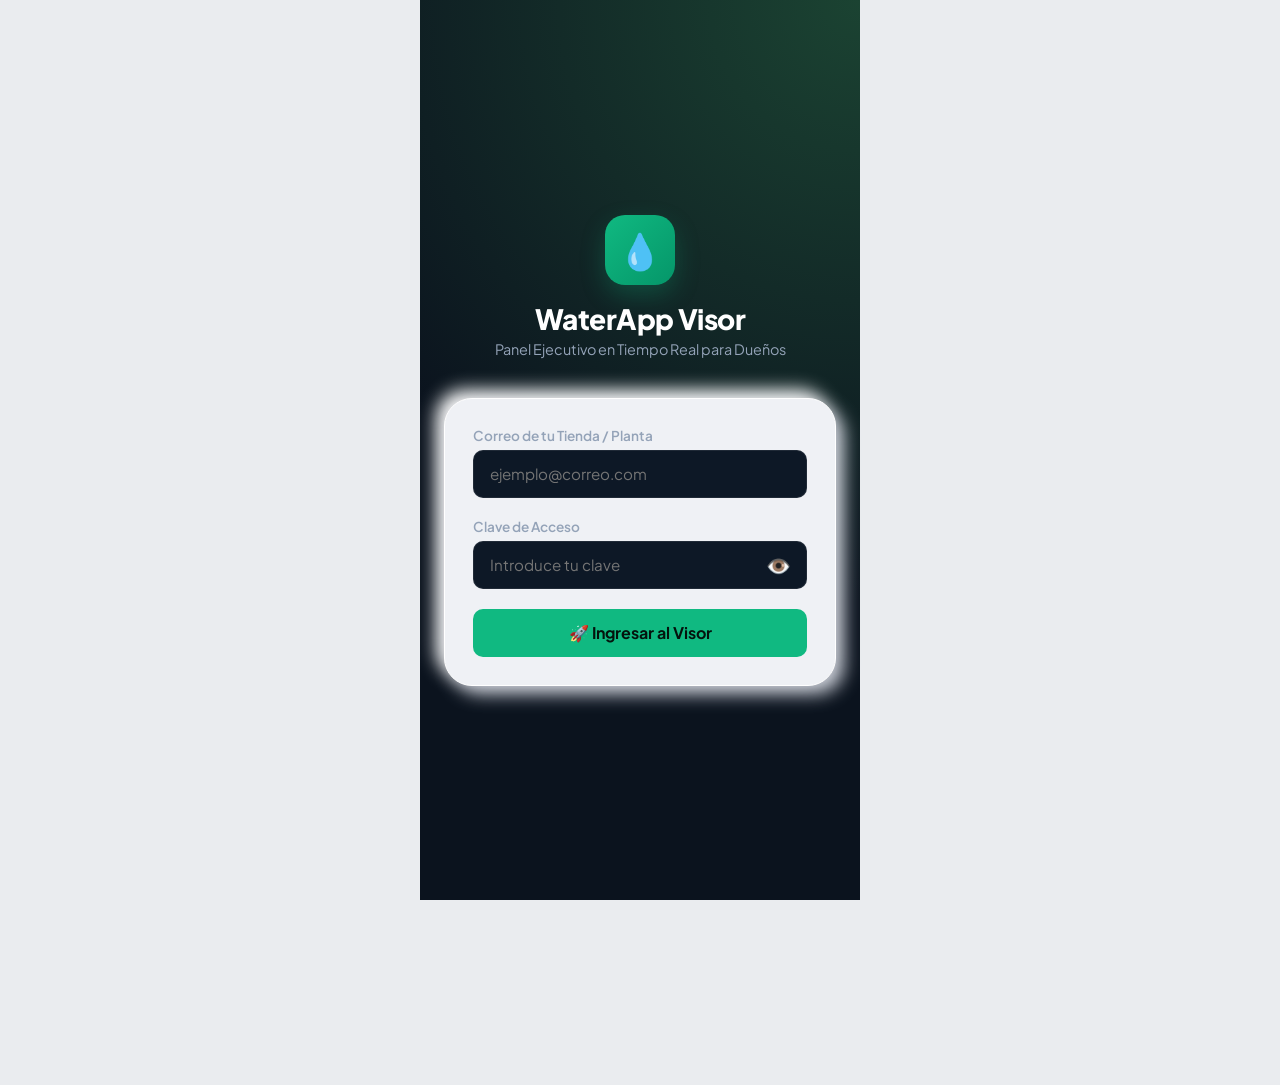
<file: visor.html>
<!DOCTYPE html>
<html lang="es">
<head>
  <meta charset="UTF-8" />
  <meta name="viewport" content="width=device-width, initial-scale=1.0, maximum-scale=1.0, user-scalable=no" />
  <title>WaterApp - Visor Ejecutivo Móvil</title>
  <!-- Metadatos PWA y Pantalla Móvil -->
  <meta name="theme-color" content="#0B131E" />
  <meta name="apple-mobile-web-app-capable" content="yes" />
  <meta name="apple-mobile-web-app-status-bar-style" content="black-translucent" />
  <meta name="apple-mobile-web-app-title" content="Visor Dueño" />
  <meta name="application-name" content="Visor Dueño" />
  <meta name="description" content="Panel Ejecutivo en Tiempo Real para Dueños de Plantas de Agua Potable" />
  <link rel="manifest" href="manifest-visor.json" />
  <link rel="apple-touch-icon" href="img/icon-192.png" />
  <link rel="icon" type="image/png" sizes="192x192" href="img/icon-192.png" />
  <link rel="icon" type="image/png" sizes="512x512" href="img/icon-512.png" />
  <link rel="preconnect" href="https://fonts.googleapis.com">
  <link rel="preconnect" href="https://fonts.gstatic.com" crossorigin>
  <link href="https://fonts.googleapis.com/css2?family=Plus+Jakarta+Sans:wght@400;500;600;700;800&family=Space+Grotesk:wght@500;700;800&display=swap" rel="stylesheet">
  <style>
    :root {
      --bg: #0B131E;
      --surface: #152232;
      --surface-card: #1C2D42;
      --border: rgba(255, 255, 255, 0.08);
      --primary: #10B981;
      --primary-glow: rgba(16, 185, 129, 0.25);
      --accent: #06B6D4;
      --text: #F8FAFC;
      --text-muted: #94A3B8;
      --danger: #EF4444;
      --warning: #F59E0B;
      --radius: 16px;
      --bottom-nav-height: 70px;
    }

    * {
      box-sizing: border-box;
      margin: 0;
      padding: 0;
      font-family: 'Plus Jakarta Sans', system-ui, -apple-system, sans-serif;
      -webkit-tap-highlight-color: transparent;
    }

    body {
      background: var(--bg);
      color: var(--text);
      min-height: 100vh;
      padding-bottom: calc(var(--bottom-nav-height) + 20px);
      overflow-x: hidden;
    }

    /* Contenedor tipo pantalla de Smartphone */
    .app-container {
      max-width: 480px;
      margin: 0 auto;
      min-height: 100vh;
      display: flex;
      flex-direction: column;
    }

    /* Pantalla de Login */
    #auth-screen {
      padding: 2.5rem 1.5rem;
      display: flex;
      flex-direction: column;
      justify-content: center;
      min-height: 100vh;
      background: radial-gradient(circle at top right, #1B4332 0%, var(--bg) 60%);
    }

    .login-brand {
      text-align: center;
      margin-bottom: 2.5rem;
    }

    .brand-icon {
      width: 70px;
      height: 70px;
      background: linear-gradient(135deg, var(--primary) 0%, #059669 100%);
      border-radius: 20px;
      display: inline-flex;
      align-items: center;
      justify-content: center;
      font-size: 2.2rem;
      box-shadow: 0 10px 25px var(--primary-glow);
      margin-bottom: 1rem;
    }

    .brand-title {
      font-size: 1.75rem;
      font-weight: 800;
      letter-spacing: -0.02em;
      color: #fff;
    }

    .brand-subtitle {
      font-size: 0.9rem;
      color: var(--text-muted);
      margin-top: 4px;
    }

    .card-login {
      background: var(--surface);
      border: 1px solid var(--border);
      border-radius: var(--radius);
      padding: 1.75rem;
      box-shadow: 0 20px 40px rgba(0, 0, 0, 0.4);
    }

    .form-group {
      margin-bottom: 1.25rem;
    }

    .form-label {
      display: block;
      font-size: 0.85rem;
      font-weight: 600;
      color: var(--text-muted);
      margin-bottom: 6px;
    }

    .form-control {
      width: 100%;
      height: 48px;
      padding: 0 16px;
      background: #0D1826;
      border: 1.5px solid var(--border);
      border-radius: 10px;
      color: #fff;
      font-size: 0.95rem;
      outline: none;
      transition: all 0.2s;
    }

    .form-control:focus {
      border-color: var(--primary);
      box-shadow: 0 0 0 3px var(--primary-glow);
    }

    .btn {
      width: 100%;
      height: 48px;
      border-radius: 10px;
      font-size: 1rem;
      font-weight: 700;
      display: flex;
      align-items: center;
      justify-content: center;
      gap: 8px;
      cursor: pointer;
      border: none;
      transition: all 0.2s;
    }

    .btn-primary {
      background: var(--primary);
      color: #04130D;
    }

    .btn-primary:active {
      transform: scale(0.98);
    }

    /* Cabecera Principal */
    .top-header {
      padding: 1.25rem 1.25rem 0.75rem;
      display: flex;
      justify-content: space-between;
      align-items: center;
      position: sticky;
      top: 0;
      background: rgba(11, 19, 30, 0.85);
      backdrop-filter: blur(12px);
      z-index: 50;
      border-bottom: 1px solid var(--border);
    }

    .header-store-info {
      display: flex;
      flex-direction: column;
    }

    .store-name {
      font-size: 1.15rem;
      font-weight: 800;
      color: #fff;
      display: flex;
      align-items: center;
      gap: 6px;
    }

    .live-status {
      display: inline-flex;
      align-items: center;
      gap: 6px;
      font-size: 0.75rem;
      color: var(--primary);
      font-weight: 700;
      margin-top: 2px;
    }

    .live-dot {
      width: 7px;
      height: 7px;
      background: var(--primary);
      border-radius: 50%;
      box-shadow: 0 0 8px var(--primary);
      animation: pulse 1.8s infinite;
    }

    @keyframes pulse {
      0% { transform: scale(0.95); box-shadow: 0 0 0 0 rgba(16, 185, 129, 0.7); }
      70% { transform: scale(1.1); box-shadow: 0 0 0 6px rgba(16, 185, 129, 0); }
      100% { transform: scale(0.95); box-shadow: 0 0 0 0 rgba(16, 185, 129, 0); }
    }

    /* ========================================= */
    /* ESTILOS MULTI-SEDE REFILL H2O */
    /* ========================================= */
    .badge-sede {
      display: inline-flex;
      align-items: center;
      gap: 4px;
      font-size: 0.72rem;
      font-weight: 700;
      color: #04130D;
      background: linear-gradient(135deg, #10B981 0%, #06B6D4 100%);
      padding: 3px 8px;
      border-radius: 20px;
      letter-spacing: 0.3px;
      box-shadow: 0 2px 8px rgba(6, 182, 212, 0.35);
      text-transform: uppercase;
      white-space: nowrap;
    }

    .refill-sede-bar {
      background: rgba(21, 34, 50, 0.95);
      border-bottom: 1px solid rgba(6, 182, 212, 0.25);
      padding: 0.65rem 1.25rem;
      position: sticky;
      top: 68px;
      z-index: 45;
      backdrop-filter: blur(10px);
      box-shadow: 0 4px 15px rgba(0, 0, 0, 0.3);
    }

    .sede-bar-header {
      display: flex;
      justify-content: space-between;
      align-items: center;
      margin-bottom: 0.5rem;
    }

    .sede-bar-title {
      font-size: 0.68rem;
      font-weight: 800;
      letter-spacing: 1px;
      color: #475569;
      text-transform: uppercase;
      display: flex;
      align-items: center;
      gap: 5px;
    }

    .sede-syncing-indicator {
      font-size: 0.70rem;
      font-weight: 700;
      color: var(--warning);
      animation: pulse 1.2s infinite;
    }

    .sede-pills-scroll {
      display: flex;
      gap: 8px;
      overflow-x: auto;
      padding-bottom: 4px;
      scrollbar-width: none;
      -webkit-overflow-scrolling: touch;
    }

    .sede-pills-scroll::-webkit-scrollbar {
      display: none;
    }

    .sede-pill-btn {
      flex: 0 0 auto;
      background: rgba(255, 255, 255, 0.05);
      border: 1px solid rgba(255, 255, 255, 0.12);
      color: #CBD5E1;
      padding: 7px 14px;
      border-radius: 12px;
      font-size: 0.82rem;
      font-weight: 600;
      font-family: inherit;
      cursor: pointer;
      display: inline-flex;
      align-items: center;
      gap: 6px;
      transition: all 0.2s cubic-bezier(0.4, 0, 0.2, 1);
      white-space: nowrap;
    }

    .sede-pill-btn:hover {
      background: rgba(255, 255, 255, 0.09);
      color: #FFF;
      border-color: rgba(255, 255, 255, 0.2);
    }

    .sede-pill-btn.active {
      background: linear-gradient(135deg, #10B981 0%, #059669 100%);
      color: #04130D;
      font-weight: 800;
      border-color: #10B981;
      box-shadow: 0 4px 14px rgba(16, 185, 129, 0.35);
      transform: translateY(-1px);
    }

    .sede-pill-btn .pill-code {
      font-size: 0.65rem;
      padding: 2px 5px;
      background: rgba(0, 0, 0, 0.25);
      border-radius: 6px;
      letter-spacing: 0.5px;
    }

    .sede-pill-btn.active .pill-code {
      background: rgba(0, 0, 0, 0.35);
      color: #FFF;
    }

    .btn-quick-sede {
      background: rgba(255, 255, 255, 0.06);
      border: 1px solid rgba(255, 255, 255, 0.14);
      color: #E2E8F0;
      padding: 6px 10px;
      border-radius: 8px;
      font-size: 0.76rem;
      font-weight: 600;
      cursor: pointer;
      font-family: inherit;
      transition: all 0.15s ease;
    }

    .btn-quick-sede:active {
      transform: scale(0.96);
      background: rgba(16, 185, 129, 0.2);
      border-color: var(--primary);
    }

    .btn-icon {
      width: 40px;
      height: 40px;
      border-radius: 50%;
      background: var(--surface);
      border: 1px solid var(--border);
      color: #fff;
      display: flex;
      align-items: center;
      justify-content: center;
      cursor: pointer;
      font-size: 1.1rem;
    }

    .btn-icon:active {
      transform: scale(0.92);
    }

    /* Vistas / Contenido */
    .view-section {
      padding: 1.25rem;
      display: none;
      animation: fadeIn 0.25s ease-out;
    }

    .view-section.active {
      display: block;
    }

    @keyframes fadeIn {
      from { opacity: 0; transform: translateY(6px); }
      to { opacity: 1; transform: translateY(0); }
    }

    /* Cards */
    .card-hero {
      background: linear-gradient(135deg, #16382B 0%, #152232 100%);
      border: 1px solid rgba(16, 185, 129, 0.25);
      border-radius: var(--radius);
      padding: 1.5rem;
      margin-bottom: 1.25rem;
      box-shadow: 0 10px 25px rgba(0, 0, 0, 0.25);
      position: relative;
      overflow: hidden;
    }

    .hero-label {
      font-size: 0.82rem;
      font-weight: 700;
      text-transform: uppercase;
      letter-spacing: 0.5px;
      color: #A7F3D0;
    }

    .hero-amount {
      font-size: 2.3rem;
      font-weight: 800;
      color: #fff;
      margin: 0.25rem 0;
      letter-spacing: -0.02em;
    }

    .hero-bs {
      font-size: 1rem;
      font-weight: 600;
      color: var(--accent);
    }

    .hero-stats-row {
      display: flex;
      justify-content: space-between;
      margin-top: 1.25rem;
      padding-top: 1rem;
      border-top: 1px solid rgba(255, 255, 255, 0.1);
    }

    .hero-stat-item {
      display: flex;
      flex-direction: column;
    }

    .hero-stat-val {
      font-size: 1.15rem;
      font-weight: 800;
      color: #fff;
    }

    .hero-stat-label {
      font-size: 0.75rem;
      color: #D1D5DB;
      margin-top: 2px;
    }

    /* Grid Desglose de Caja */
    .section-title {
      font-size: 1rem;
      font-weight: 800;
      color: #fff;
      margin: 1.25rem 0 0.75rem;
      display: flex;
      align-items: center;
      gap: 8px;
    }

    .caja-grid {
      display: grid;
      grid-template-columns: 1fr 1fr;
      gap: 10px;
      margin-bottom: 1.25rem;
    }

    .caja-card {
      background: var(--surface);
      border: 1px solid var(--border);
      border-radius: 12px;
      padding: 1rem;
    }

    .caja-label {
      font-size: 0.78rem;
      font-weight: 600;
      color: var(--text-muted);
      display: flex;
      align-items: center;
      gap: 5px;
    }

    .caja-value {
      font-size: 1.25rem;
      font-weight: 800;
      color: #fff;
      margin-top: 4px;
    }

    .caja-sub {
      font-size: 0.75rem;
      color: var(--accent);
      margin-top: 2px;
    }

    /* Tanque Widget */
    .tank-card {
      background: var(--surface);
      border: 1px solid var(--border);
      border-radius: var(--radius);
      padding: 1.25rem;
      margin-bottom: 1.25rem;
    }

    .tank-header {
      display: flex;
      justify-content: space-between;
      align-items: center;
      margin-bottom: 0.75rem;
    }

    .tank-progress-bg {
      height: 14px;
      background: #0D1826;
      border-radius: 9999px;
      overflow: hidden;
      border: 1px solid var(--border);
    }

    .tank-progress-fill {
      height: 100%;
      background: linear-gradient(90deg, #06B6D4 0%, var(--primary) 100%);
      border-radius: 9999px;
      transition: width 0.5s ease;
    }

    .tank-footer {
      display: flex;
      justify-content: space-between;
      font-size: 0.8rem;
      color: var(--text-muted);
      margin-top: 6px;
    }

    /* Feed de Movimientos */
    .feed-list {
      display: flex;
      flex-direction: column;
      gap: 10px;
    }

    /* Separador y Grupo de Día en Feed */
    .feed-day-group {
      display: flex;
      flex-direction: column;
      gap: 8px;
    }

    .feed-day-divider {
      display: flex;
      align-items: center;
      margin: 14px 0 6px 0;
      gap: 10px;
      cursor: pointer;
      user-select: none;
      -webkit-tap-highlight-color: transparent;
    }

    .feed-day-divider:first-child {
      margin-top: 2px;
    }

    .feed-day-divider::before,
    .feed-day-divider::after {
      content: '';
      flex: 1;
      height: 1px;
      background: var(--border);
      transition: background-color 0.2s ease;
    }

    .feed-day-divider:hover::before,
    .feed-day-divider:hover::after {
      background: rgba(255, 255, 255, 0.2);
    }

    .feed-day-badge {
      font-size: 0.74rem;
      font-weight: 700;
      color: #94A3B8;
      background: rgba(255, 255, 255, 0.04);
      border: 1px solid var(--border);
      padding: 4px 12px;
      border-radius: 20px;
      letter-spacing: 0.03em;
      display: inline-flex;
      align-items: center;
      gap: 6px;
      transition: all 0.2s ease;
      box-shadow: 0 2px 5px rgba(0, 0, 0, 0.2);
    }

    .feed-day-divider:hover .feed-day-badge {
      background: rgba(255, 255, 255, 0.09);
      border-color: rgba(255, 255, 255, 0.25);
      color: #fff;
    }

    .feed-day-divider:active .feed-day-badge {
      transform: scale(0.96);
    }

    .feed-day-chevron {
      display: inline-block;
      font-size: 0.65rem;
      transition: transform 0.25s cubic-bezier(0.4, 0, 0.2, 1);
      color: var(--primary);
    }

    .feed-day-chevron.collapsed {
      transform: rotate(-90deg);
      color: var(--text-muted);
    }

    .feed-day-count {
      font-size: 0.65rem;
      background: rgba(255, 255, 255, 0.08);
      padding: 1px 6px;
      border-radius: 10px;
      color: var(--text-muted);
      font-weight: 600;
    }

    .feed-day-items {
      display: flex;
      flex-direction: column;
      gap: 10px;
    }

    .feed-day-items.collapsed {
      display: none;
    }

    .feed-item {
      background: var(--surface);
      border: 1px solid var(--border);
      border-radius: 12px;
      padding: 12px 14px;
      display: flex;
      align-items: center;
      justify-content: space-between;
      gap: 10px;
      transition: background 0.15s ease, border-color 0.15s ease;
    }

    .feed-item:active {
      background: var(--surface-card);
      border-color: rgba(255, 255, 255, 0.15);
    }

    .feed-left {
      display: flex;
      align-items: center;
      gap: 12px;
    }

    .feed-icon {
      width: 38px;
      height: 38px;
      border-radius: 10px;
      background: rgba(255, 255, 255, 0.05);
      display: flex;
      align-items: center;
      justify-content: center;
      font-size: 1.2rem;
    }

    .feed-title {
      font-size: 0.9rem;
      font-weight: 700;
      color: #fff;
    }

    .feed-meta {
      font-size: 0.75rem;
      color: var(--text-muted);
      margin-top: 2px;
    }

    .feed-right {
      text-align: right;
    }

    .feed-amount {
      font-size: 0.98rem;
      font-weight: 800;
      color: var(--primary);
    }

    .feed-method {
      font-size: 0.75rem;
      color: var(--text-muted);
      margin-top: 2px;
    }

    /* Gráficos / Barras de Estadísticas */
    .bar-chart {
      display: flex;
      justify-content: space-between;
      align-items: flex-end;
      height: 150px;
      padding-top: 20px;
      gap: 8px;
    }

    .bar-col {
      flex: 1;
      display: flex;
      flex-direction: column;
      align-items: center;
      height: 100%;
      justify-content: flex-end;
    }

    .bar-pill {
      width: 100%;
      max-width: 24px;
      background: var(--surface-card);
      border-radius: 6px;
      transition: height 0.4s;
      position: relative;
    }

    .bar-pill.active {
      background: linear-gradient(180deg, var(--primary) 0%, #059669 100%);
      box-shadow: 0 0 10px var(--primary-glow);
    }

    .bar-day {
      font-size: 0.75rem;
      color: var(--text-muted);
      margin-top: 8px;
      font-weight: 600;
    }

    /* Navegación Inferior Fija */
    .bottom-nav {
      position: fixed;
      bottom: 0;
      left: 0;
      right: 0;
      height: var(--bottom-nav-height);
      background: rgba(21, 34, 50, 0.95);
      backdrop-filter: blur(15px);
      border-top: 1px solid var(--border);
      display: flex;
      justify-content: space-around;
      align-items: center;
      z-index: 100;
      max-width: 480px;
      margin: 0 auto;
    }

    .nav-btn {
      background: none;
      border: none;
      color: var(--text-muted);
      display: flex;
      flex-direction: column;
      align-items: center;
      gap: 4px;
      font-size: 0.75rem;
      font-weight: 700;
      cursor: pointer;
      padding: 8px 14px;
      transition: color 0.2s;
    }

    .nav-btn.active {
      color: var(--primary);
    }

    .nav-icon {
      font-size: 1.35rem;
    }

    /* Tabla de Stock */
    .stock-row {
      display: flex;
      justify-content: space-between;
      align-items: center;
      padding: 12px;
      background: var(--surface);
      border: 1px solid var(--border);
      border-radius: 10px;
      margin-bottom: 8px;
    }

    .stock-badge {
      padding: 3px 8px;
      border-radius: 6px;
      font-size: 0.78rem;
      font-weight: 700;
    }

    /* PWA Banner Flotante e Instalación */
    .pwa-install-banner {
      position: fixed;
      bottom: calc(var(--bottom-nav-height) + 12px);
      left: 50%;
      transform: translateX(-50%);
      width: calc(100% - 24px);
      max-width: 440px;
      background: linear-gradient(135deg, #16382B 0%, #152232 100%);
      border: 1px solid rgba(16, 185, 129, 0.4);
      border-radius: 14px;
      padding: 12px 14px;
      display: flex;
      align-items: center;
      justify-content: space-between;
      gap: 10px;
      box-shadow: 0 12px 30px rgba(0, 0, 0, 0.5);
      z-index: 9999;
      animation: slideUp 0.3s ease-out;
    }

    @keyframes slideUp {
      from { transform: translate(-50%, 20px); opacity: 0; }
      to { transform: translate(-50%, 0); opacity: 1; }
    }

    .pwa-banner-content {
      display: flex;
      align-items: center;
      gap: 10px;
      min-width: 0;
    }

    .pwa-banner-icon {
      width: 36px;
      height: 36px;
      border-radius: 10px;
      background: rgba(16, 185, 129, 0.15);
      border: 1px solid rgba(16, 185, 129, 0.3);
      display: flex;
      align-items: center;
      justify-content: center;
      font-size: 1.2rem;
      flex-shrink: 0;
    }

    .pwa-banner-text {
      display: flex;
      flex-direction: column;
      min-width: 0;
    }

    .pwa-banner-text strong {
      font-size: 0.85rem;
      color: #fff;
      white-space: nowrap;
      overflow: hidden;
      text-overflow: ellipsis;
    }

    .pwa-banner-text span {
      font-size: 0.72rem;
      color: #A7F3D0;
      white-space: nowrap;
      overflow: hidden;
      text-overflow: ellipsis;
    }

    .pwa-banner-actions {
      display: flex;
      align-items: center;
      gap: 6px;
      flex-shrink: 0;
    }

    .btn-pwa-action {
      background: var(--primary);
      color: #0B131E;
      font-weight: 800;
      font-size: 0.78rem;
      padding: 7px 14px;
      border-radius: 8px;
      border: none;
      cursor: pointer;
      box-shadow: 0 2px 8px var(--primary-glow);
    }

    .btn-pwa-action:active {
      transform: scale(0.95);
    }

    .btn-pwa-dismiss {
      background: rgba(255, 255, 255, 0.1);
      color: #94A3B8;
      border: none;
      border-radius: 50%;
      width: 26px;
      height: 26px;
      display: flex;
      align-items: center;
      justify-content: center;
      cursor: pointer;
      font-size: 0.8rem;
    }

    /* Modal de Instrucciones iOS */
    .ios-modal-overlay {
      position: fixed;
      top: 0;
      left: 0;
      right: 0;
      bottom: 0;
      background: rgba(0, 0, 0, 0.75);
      backdrop-filter: blur(4px);
      z-index: 10000;
      display: flex;
      align-items: flex-end;
      justify-content: center;
      padding: 16px;
      animation: fadeIn 0.2s ease-out;
    }

    .ios-modal-card {
      background: var(--surface);
      border: 1px solid var(--border);
      border-radius: 20px;
      width: 100%;
      max-width: 420px;
      padding: 20px;
      text-align: center;
      box-shadow: 0 -10px 30px rgba(0,0,0,0.5);
    }
  
/* ========================================================================== */
/* NUEVO SISTEMA VISUAL NEUMÓRFICO CERÁMICO CLARO (CLAY & SOFT UI)            */
/* ========================================================================== */
:root {
  --neu-bg: #EAECEF;
  --neu-surface: #EFF1F5;
  --neu-pill-dark: #121417;
  --neu-pill-hover: #1F2228;
  --neu-card-dark: #1A1D22;
  --neu-coral: #FF3B30;
  --neu-coral-glow: rgba(255, 59, 48, 0.35);
  --neu-green: #10B981;
  --neu-green-glow: rgba(16, 185, 129, 0.3);
  --neu-blue: #007AFF;
  --neu-text-main: #181A1F;
  --neu-text-muted: #848B98;
  --neu-text-subtle: #A6ADB9;
  
  --neu-shadow-out: 8px 8px 18px #cbcfd8, -8px -8px 18px #ffffff;
  --neu-shadow-sm: 4px 4px 10px #d0d4de, -4px -4px 10px #ffffff;
  --neu-shadow-inset: inset 3px 3px 6px #cbcfd8, inset -3px -3px 6px #ffffff;
  --neu-shadow-dark: 6px 6px 14px rgba(0, 0, 0, 0.25), -2px -2px 6px rgba(255, 255, 255, 0.08);
}

body {
  background: var(--neu-bg) !important;
  color: var(--neu-text-main) !important;
}

.app-container {
  max-width: 440px !important;
  background: var(--neu-bg) !important;
  padding-bottom: 95px !important;
}

/* Header Neumórfico */
.top-header {
  background: rgba(234, 236, 239, 0.92) !important;
  backdrop-filter: blur(14px) !important;
  border-bottom: 1px solid rgba(255, 255, 255, 0.7) !important;
  box-shadow: 0 4px 12px rgba(180, 185, 195, 0.25) !important;
}

.store-name {
  color: var(--neu-text-main) !important;
  font-family: 'Space Grotesk', sans-serif !important;
}

.btn-icon {
  background: var(--neu-surface) !important;
  color: var(--neu-text-main) !important;
  border: 1px solid #ffffff !important;
  box-shadow: var(--neu-shadow-sm) !important;
}
.btn-icon:active {
  box-shadow: var(--neu-shadow-inset) !important;
}

.btn-role-switch {
  display: inline-flex;
  align-items: center;
  gap: 6px;
  background: var(--neu-surface) !important;
  border: 1px solid #ffffff !important;
  border-radius: 20px !important;
  padding: 4px 11px !important;
  font-size: 0.74rem !important;
  font-weight: 700 !important;
  color: #0284C7 !important;
  box-shadow: var(--neu-shadow-sm) !important;
  cursor: pointer;
  transition: all 0.2s;
  text-decoration: none;
}
.btn-role-switch:active {
  box-shadow: var(--neu-shadow-inset) !important;
  transform: scale(0.97);
}

/* Selector de Periodos (Hoy | Semana | Mes) */
.period-selector-pill {
  display: flex;
  background: var(--neu-bg);
  padding: 4px;
  border-radius: 30px;
  box-shadow: var(--neu-shadow-inset);
  margin-bottom: 16px;
  gap: 4px;
}
.period-btn {
  flex: 1;
  border: none;
  background: transparent;
  padding: 8px 12px;
  border-radius: 24px;
  font-size: 0.8rem;
  font-weight: 700;
  color: var(--neu-text-muted);
  cursor: pointer;
  transition: all 0.2s cubic-bezier(0.4, 0, 0.2, 1);
  display: flex;
  align-items: center;
  justify-content: center;
  gap: 4px;
}
.period-btn.active {
  background: var(--neu-pill-dark);
  color: #ffffff;
  box-shadow: var(--neu-shadow-dark);
}

/* Tarjeta Hero Neumórfica Cerámica */
.card-hero {
  background: var(--neu-surface) !important;
  border: 1px solid #ffffff !important;
  border-radius: 28px !important;
  box-shadow: var(--neu-shadow-out) !important;
  color: var(--neu-text-main) !important;
  padding: 1.5rem !important;
}
.hero-label {
  color: var(--neu-text-muted) !important;
  font-weight: 800 !important;
  font-size: 0.76rem !important;
  letter-spacing: 0.8px !important;
}
.hero-amount {
  font-family: 'Space Grotesk', sans-serif !important;
  color: var(--neu-text-main) !important;
  font-size: 2.6rem !important;
  font-weight: 800 !important;
  letter-spacing: -1px !important;
}
.hero-bs {
  color: #2E7D32 !important;
  font-weight: 700 !important;
  font-size: 0.95rem !important;
}
.hero-stats-row {
  border-top: 1px solid rgba(0, 0, 0, 0.06) !important;
  margin-top: 1rem !important;
  padding-top: 0.85rem !important;
}
.hero-stat-val {
  color: var(--neu-text-main) !important;
  font-family: 'Space Grotesk', sans-serif !important;
  font-size: 1.25rem !important;
}
.hero-stat-label {
  color: var(--neu-text-muted) !important;
  font-weight: 600 !important;
}

/* Desglose de Caja */
.section-title {
  color: var(--neu-text-main) !important;
  font-family: 'Space Grotesk', sans-serif !important;
  font-weight: 800 !important;
  letter-spacing: -0.3px !important;
}
.caja-card {
  background: var(--neu-surface) !important;
  border: 1px solid #ffffff !important;
  border-radius: 20px !important;
  box-shadow: var(--neu-shadow-sm) !important;
}
.caja-card:hover {
  box-shadow: var(--neu-shadow-out) !important;
}
.caja-label {
  color: var(--neu-text-muted) !important;
  font-weight: 700 !important;
}
.caja-value {
  color: var(--neu-text-main) !important;
  font-family: 'Space Grotesk', sans-serif !important;
  font-weight: 800 !important;
}
.caja-sub {
  color: #2E7D32 !important;
  font-weight: 600 !important;
}

/* Dial Físico del Tanque */
.tank-card {
  background: var(--neu-surface) !important;
  border: 1px solid #ffffff !important;
  border-radius: 28px !important;
  box-shadow: var(--neu-shadow-out) !important;
  padding: 1.35rem !important;
}
.physical-tank-wrapper {
  display: flex;
  align-items: center;
  justify-content: space-between;
  gap: 16px;
}
.physical-dial {
  width: 86px;
  height: 86px;
  border-radius: 50%;
  background: var(--neu-bg);
  box-shadow: var(--neu-shadow-sm);
  display: flex;
  align-items: center;
  justify-content: center;
  position: relative;
  flex-shrink: 0;
}
.dial-outer-track {
  width: 72px;
  height: 72px;
  border-radius: 50%;
  background: conic-gradient(#007AFF 0deg 245deg, #d8dce6 245deg 360deg);
  display: flex;
  align-items: center;
  justify-content: center;
  box-shadow: var(--neu-shadow-inset);
  transition: background 0.4s ease;
}
.dial-center-knob {
  width: 48px;
  height: 48px;
  border-radius: 50%;
  background: var(--neu-pill-dark);
  box-shadow: 0 4px 8px rgba(0,0,0,0.3);
  display: flex;
  flex-direction: column;
  align-items: center;
  justify-content: center;
  color: #fff;
}
.dial-pct {
  font-size: 13px;
  font-weight: 800;
  font-family: 'Space Grotesk', monospace;
  color: #fff;
}
.dial-unit {
  font-size: 8px;
  color: #60A5FA;
  font-weight: 700;
  letter-spacing: 0.5px;
}

/* Feed en Vivo */
.feed-item {
  background: var(--neu-surface) !important;
  border: 1px solid #ffffff !important;
  border-radius: 18px !important;
  box-shadow: var(--neu-shadow-sm) !important;
}
.feed-icon {
  background: var(--neu-bg) !important;
  box-shadow: var(--neu-shadow-inset) !important;
}
.feed-title {
  color: var(--neu-text-main) !important;
  font-weight: 700 !important;
}
.feed-meta {
  color: var(--neu-text-muted) !important;
}
.feed-amount {
  color: var(--neu-text-main) !important;
  font-family: 'Space Grotesk', sans-serif !important;
  font-weight: 800 !important;
}
.feed-day-badge {
  background: var(--neu-bg) !important;
  border: 1px solid #ffffff !important;
  box-shadow: var(--neu-shadow-sm) !important;
  color: var(--neu-text-main) !important;
}

/* Barra Selector de Sedes */
.refill-sede-bar {
  background: rgba(234, 236, 239, 0.95) !important;
  border-bottom: 1px solid rgba(255, 255, 255, 0.7) !important;
  box-shadow: 0 4px 10px rgba(180, 185, 195, 0.2) !important;
}
.sede-bar-title {
  color: var(--neu-text-main) !important;
}
.sede-pill-btn {
  background: var(--neu-surface) !important;
  border: 1px solid #ffffff !important;
  color: var(--neu-text-main) !important;
  box-shadow: var(--neu-shadow-sm) !important;
  border-radius: 30px !important;
}
.sede-pill-btn.active {
  background: var(--neu-pill-dark) !important;
  color: #ffffff !important;
  box-shadow: var(--neu-shadow-dark) !important;
}
.sede-status-dot {
  width: 8px;
  height: 8px;
  border-radius: 50%;
  display: inline-block;
  margin-right: 2px;
}
.sede-status-dot.online {
  background: #10B981;
  box-shadow: 0 0 6px #10B981;
}
.sede-status-dot.offline {
  background: #94A3B8;
}

/* CHECKLIST DE CIERRE Y CONSOLIDADO MULTISEDE */
.cierres-checklist-card {
  background: var(--neu-surface);
  border: 1px solid #ffffff;
  border-radius: 28px;
  box-shadow: var(--neu-shadow-out);
  padding: 20px;
  margin-bottom: 20px;
}
.sede-cierre-row {
  display: flex;
  align-items: center;
  justify-content: space-between;
  padding: 12px 14px;
  background: var(--neu-bg);
  border-radius: 16px;
  box-shadow: var(--neu-shadow-inset);
  margin-bottom: 10px;
}
.sede-cierre-info {
  display: flex;
  align-items: center;
  gap: 10px;
}
.cierre-check-icon {
  width: 28px;
  height: 28px;
  border-radius: 50%;
  display: flex;
  align-items: center;
  justify-content: center;
  font-size: 13px;
  font-weight: 800;
}
.cierre-check-icon.done {
  background: #10B981;
  color: #ffffff;
  box-shadow: 0 2px 6px var(--neu-green-glow);
}
.cierre-check-icon.pending {
  background: #FEF3C7;
  color: #D97706;
}
.cierre-check-icon.idle {
  background: #E2E8F0;
  color: #94A3B8;
}
.consolidado-total-card {
  background: linear-gradient(135deg, #121417 0%, #1E2229 100%);
  color: #ffffff;
  border-radius: 28px;
  padding: 24px;
  box-shadow: var(--neu-shadow-dark);
  margin-bottom: 20px;
}

/* Selector de Período Multisede */
.multisede-period-pills {
  display: inline-flex;
  gap: 3px;
  background: rgba(255,255,255,0.08);
  padding: 3px;
  border-radius: 14px;
}
.btn-period-multi {
  background: transparent;
  border: none;
  color: #94A3B8;
  padding: 4px 10px;
  border-radius: 10px;
  font-size: 0.72rem;
  font-weight: 700;
  cursor: pointer;
  transition: all 0.2s ease;
}
.btn-period-multi.active {
  background: #0284C7;
  color: #ffffff;
  box-shadow: 0 1px 4px rgba(0,0,0,0.3);
}

/* Tarjeta de Totales por Tienda y Barras de Progreso */
.tienda-totales-card {
  background: var(--neu-surface);
  border: 1px solid #ffffff;
  border-radius: 18px;
  padding: 13px 15px;
  box-shadow: var(--neu-shadow-sm);
  margin-bottom: 10px;
  cursor: pointer;
  transition: transform 0.15s ease, box-shadow 0.15s ease;
}
.tienda-totales-card:active {
  transform: scale(0.985);
}
.tienda-progress-track {
  height: 6px;
  background: #E2E8F0;
  border-radius: 999px;
  overflow: hidden;
  margin-top: 8px;
}
.tienda-progress-fill {
  height: 100%;
  background: linear-gradient(90deg, #0284C7, #38BDF8);
  border-radius: 999px;
  transition: width 0.4s ease;
}

.periodo-mini-card {
  transition: all 0.2s ease;
}
.periodo-mini-card:active {
  transform: scale(0.96);
}

/* Veredicto de Cuadre y Auditoría */
.cuadre-veredicto-card {
  border-radius: 20px;
  padding: 14px 16px;
  display: flex;
  align-items: center;
  gap: 12px;
  box-shadow: var(--neu-shadow-sm);
  border: 1px solid #fff;
  margin-top: 10px;
  transition: all 0.2s ease;
}
.cuadre-veredicto-card.status-cuadrado {
  background: linear-gradient(135deg, #ECFDF5 0%, #D1FAE5 100%);
  border: 1.5px solid #10B981;
  color: #065F46;
}
.cuadre-veredicto-card.status-faltante {
  background: linear-gradient(135deg, #FEF2F2 0%, #FEE2E2 100%);
  border: 1.5px solid #EF4444;
  color: #991B1B;
}
.cuadre-veredicto-card.status-sobrante {
  background: linear-gradient(135deg, #EFF6FF 0%, #DBEAFE 100%);
  border: 1.5px solid #3B82F6;
  color: #1E40AF;
}
.cuadre-veredicto-card.status-operacion {
  background: linear-gradient(135deg, #FFFBEB 0%, #FEF3C7 100%);
  border: 1.5px solid #F59E0B;
  color: #92400E;
}

.veredicto-icon {
  font-size: 1.8rem;
  flex-shrink: 0;
}
.veredicto-body {
  flex: 1;
}
.veredicto-title {
  font-size: 0.88rem;
  font-weight: 800;
  letter-spacing: -0.01em;
}
.veredicto-sub {
  font-size: 0.74rem;
  margin-top: 2px;
  opacity: 0.88;
  line-height: 1.35;
}

.badge-status-cierre {
  padding: 4px 10px;
  border-radius: 999px;
  font-size: 0.72rem;
  font-weight: 800;
  display: inline-flex;
  align-items: center;
  gap: 4px;
}
.badge-status-cierre.cuadrado { background: #DCFCE7; color: #166534; }
.badge-status-cierre.faltante { background: #FEE2E2; color: #991B1B; }
.badge-status-cierre.sobrante { background: #DBEAFE; color: #1E40AF; }
.badge-status-cierre.operacion { background: #FEF3C7; color: #92400E; }

/* Historial de Cierres Cards */
.historial-cierre-item {
  background: var(--neu-surface);
  border: 1px solid #ffffff;
  border-radius: 18px;
  padding: 14px 16px;
  box-shadow: var(--neu-shadow-sm);
  transition: all 0.2s ease;
}
.historial-cierre-head {
  display: flex;
  justify-content: space-between;
  align-items: center;
  border-bottom: 1px solid rgba(0,0,0,0.05);
  padding-bottom: 8px;
  margin-bottom: 10px;
}
.historial-cierre-date {
  font-weight: 800;
  font-size: 0.88rem;
  color: var(--neu-text-main);
}
.historial-cierre-time {
  font-size: 0.72rem;
  color: var(--neu-text-muted);
  font-weight: 600;
}
.historial-grid-3 {
  display: grid;
  grid-template-columns: 1fr 1fr 1fr;
  gap: 8px;
  text-align: center;
}
.historial-col-val {
  font-size: 0.95rem;
  font-weight: 800;
  font-family: 'Space Grotesk', sans-serif;
}
.historial-col-lbl {
  font-size: 0.68rem;
  color: var(--neu-text-muted);
  font-weight: 600;
  margin-top: 2px;
  text-transform: uppercase;
}
.historial-cierre-foot {
  margin-top: 10px;
  padding-top: 8px;
  border-top: 1px solid rgba(0,0,0,0.04);
  font-size: 0.72rem;
  color: var(--neu-text-muted);
  display: flex;
  justify-content: space-between;
  align-items: center;
}

/* Barra de Navegación Inferior Flotante */
.bottom-nav {
  position: fixed !important;
  bottom: 16px !important;
  left: 20px !important;
  right: 20px !important;
  max-width: 400px !important;
  margin: 0 auto !important;
  height: 64px !important;
  background: var(--neu-pill-dark) !important;
  border-radius: 36px !important;
  padding: 6px 10px !important;
  box-shadow: 0 14px 30px rgba(0, 0, 0, 0.35) !important;
  border: 1px solid rgba(255, 255, 255, 0.1) !important;
}
.nav-btn {
  color: #717682 !important;
  border-radius: 24px !important;
  padding: 6px 12px !important;
  font-weight: 700 !important;
  transition: all 0.2s ease !important;
}
.nav-btn.active {
  background: #23272F !important;
  color: #ffffff !important;
  box-shadow: inset 1px 1px 3px rgba(255, 255, 255, 0.12) !important;
}
.nav-btn.active .nav-icon {
  transform: scale(1.1);
}

.card-login {
  background: var(--neu-surface) !important;
  border: 1px solid #ffffff !important;
  box-shadow: var(--neu-shadow-out) !important;
  border-radius: 28px !important;
}
.stock-row {
  background: var(--neu-surface) !important;
  border: 1px solid #ffffff !important;
  box-shadow: var(--neu-shadow-sm) !important;
  border-radius: 16px !important;
}
.stock-row strong, .stock-row div {
  color: var(--neu-text-main) !important;
}

/* ========================================================================== */
/* REFINAMIENTO DE SOBRIEDAD, TIPOGRAFÍA Y CONTRASTE                          */
/* ========================================================================== */
.top-header {
  background: #EAECEF !important;
  border-bottom: 1.5px solid #D6DAE2 !important;
  box-shadow: 0 4px 14px rgba(0, 0, 0, 0.04) !important;
  padding: 14px 18px !important;
}

.store-name {
  color: #111418 !important;
  font-size: 1.25rem !important;
  font-weight: 800 !important;
  letter-spacing: -0.4px !important;
}

/* Badge de Sede Sobrio Minimalista (Negro Mate con borde) */
.badge-sede {
  background: #111418 !important;
  color: #FFFFFF !important;
  font-size: 0.7rem !important;
  font-weight: 700 !important;
  padding: 3px 10px !important;
  border-radius: 8px !important;
  letter-spacing: 0.5px !important;
  box-shadow: none !important;
  border: 1px solid #23272F !important;
}

/* Estado de Sincronización Sobrio */
.live-status {
  color: #4A5568 !important;
  font-size: 0.74rem !important;
  font-weight: 600 !important;
}
.live-dot {
  background: #10B981 !important;
  box-shadow: 0 0 6px #10B981 !important;
  width: 6px !important;
  height: 6px !important;
}

/* Botones de Cabecera Monocromáticos Sobrios */
.btn-icon {
  background: #FFFFFF !important;
  border: 1px solid #D8DCE4 !important;
  color: #2D3748 !important;
  box-shadow: 2px 2px 6px rgba(0,0,0,0.04), -2px -2px 6px #ffffff !important;
  transition: all 0.2s ease !important;
}
.btn-icon:hover {
  background: #F8FAFC !important;
  color: #0F172A !important;
  border-color: #CBD5E1 !important;
}

/* Píldoras de Sedes Sobrias y Elegantes */
.refill-sede-bar {
  background: #E4E7ED !important;
  border-bottom: 1px solid #D1D5DB !important;
  padding: 8px 16px !important;
}
.sede-bar-title {
  color: #475569 !important;
  font-size: 0.68rem !important;
  font-weight: 700 !important;
}
.sede-pill-btn {
  background: #FFFFFF !important;
  border: 1px solid #D6DAE2 !important;
  color: #334155 !important;
  font-size: 0.8rem !important;
  font-weight: 600 !important;
  padding: 6px 14px !important;
  border-radius: 20px !important;
  box-shadow: 2px 2px 6px rgba(0, 0, 0, 0.03) !important;
}
.sede-pill-btn.active {
  background: #111418 !important;
  color: #FFFFFF !important;
  border-color: #111418 !important;
  box-shadow: 0 4px 10px rgba(0, 0, 0, 0.25) !important;
}
.sede-pill-btn .pill-code {
  background: rgba(0, 0, 0, 0.08) !important;
  color: inherit !important;
  font-size: 0.64rem !important;
}
.sede-pill-btn.active .pill-code {
  background: rgba(255, 255, 255, 0.2) !important;
}

/* Encabezado de Días Colapsables en Feed (Sobrio, Elegante y con Total) */
.feed-day-divider {
  display: flex !important;
  align-items: center !important;
  justify-content: space-between !important;
  width: 100% !important;
  margin: 14px 0 8px 0 !important;
  cursor: pointer !important;
}
.feed-day-divider::before, .feed-day-divider::after {
  display: none !important;
}

.feed-day-bar {
  display: flex !important;
  align-items: center !important;
  justify-content: space-between !important;
  width: 100% !important;
  background: #FFFFFF !important;
  border: 1px solid #D8DCE4 !important;
  border-radius: 14px !important;
  padding: 10px 14px !important;
  box-shadow: 2px 3px 8px rgba(0, 0, 0, 0.03) !important;
  transition: all 0.2s ease !important;
}
.feed-day-bar:hover {
  background: #F8FAFC !important;
  border-color: #CBD5E1 !important;
}
.feed-day-left {
  display: flex !important;
  align-items: center !important;
  gap: 10px !important;
}
.feed-day-chevron {
  font-size: 0.72rem !important;
  color: #64748B !important;
  transition: transform 0.25s ease !important;
  display: inline-block !important;
}
.feed-day-chevron.collapsed {
  transform: rotate(-90deg) !important;
}
.feed-day-title {
  font-size: 0.85rem !important;
  font-weight: 700 !important;
  color: #1E293B !important;
}
.feed-day-count-badge {
  font-size: 0.7rem !important;
  font-weight: 600 !important;
  background: #F1F5F9 !important;
  color: #64748B !important;
  padding: 2px 8px !important;
  border-radius: 10px !important;
  border: 1px solid #E2E8F0 !important;
}
.feed-day-total {
  font-size: 0.88rem !important;
  font-weight: 800 !important;
  font-family: 'Space Grotesk', sans-serif !important;
  color: #0F172A !important;
  display: flex !important;
  align-items: center !important;
  gap: 6px !important;
}
.feed-day-total-bs {
  font-size: 0.72rem !important;
  font-weight: 600 !important;
  color: #2E7D32 !important;
}

/* Items del Feed Sobrios */
.feed-item {
  background: #FFFFFF !important;
  border: 1px solid #E2E8F0 !important;
  box-shadow: 2px 2px 6px rgba(0, 0, 0, 0.02) !important;
}
.feed-icon {
  background: #F1F5F9 !important;
  color: #475569 !important;
  box-shadow: none !important;
  border: 1px solid #E2E8F0 !important;
}
.feed-title {
  color: #0F172A !important;
  font-size: 0.85rem !important;
  font-weight: 700 !important;
}
.feed-meta {
  color: #64748B !important;
  font-size: 0.74rem !important;
}
.feed-amount {
  color: #0F172A !important;
  font-family: 'Space Grotesk', sans-serif !important;
  font-size: 0.95rem !important;
  font-weight: 800 !important;
}
.feed-method {
  color: #64748B !important;
  font-size: 0.72rem !important;
}


/* ========================================================================== */
/* PALETA SOBRIA Y ELEGANTE (ARQUITECTURAL / MINIMALISTA MATTE)               */
/* ========================================================================== */
.top-header {
  background: #FFFFFF !important;
  border-bottom: 1px solid #E2E8F0 !important;
  box-shadow: 0 1px 4px rgba(0, 0, 0, 0.04) !important;
  padding: 12px 16px !important;
  display: flex !important;
  flex-direction: column !important;
  gap: 8px !important;
}

.header-main-row {
  display: flex !important;
  justify-content: space-between !important;
  align-items: center !important;
  gap: 10px !important;
  width: 100% !important;
}

.header-brand-wrap {
  flex: 1 !important;
  min-width: 0 !important;
}

.header-brand-wrap .store-name {
  margin: 0 !important;
  font-size: 1.35rem !important;
  font-weight: 800 !important;
  color: #0F172A !important;
  letter-spacing: -0.02em !important;
  white-space: nowrap !important;
  overflow: hidden !important;
  text-overflow: ellipsis !important;
  display: block !important;
}

.header-actions {
  display: flex !important;
  align-items: center !important;
  gap: 6px !important;
  flex-shrink: 0 !important;
}

.header-mid-row {
  display: flex !important;
  justify-content: space-between !important;
  align-items: center !important;
  gap: 8px !important;
  width: 100% !important;
}

.header-sede-wrap {
  display: inline-flex !important;
  align-items: center !important;
  gap: 6px !important;
  min-width: 0 !important;
}

.header-status-row {
  display: flex !important;
  align-items: center !important;
  width: 100% !important;
  padding-top: 1px !important;
}

.live-status {
  display: inline-flex !important;
  align-items: center !important;
  gap: 6px !important;
  font-size: 0.73rem !important;
  color: #475569 !important;
  font-weight: 500 !important;
  white-space: nowrap !important;
  width: 100% !important;
}

.badge-sede {
  background: #0F172A !important;
  color: #FFFFFF !important;
  font-size: 0.68rem !important;
  font-weight: 800 !important;
  padding: 3px 9px !important;
  border-radius: 999px !important;
  letter-spacing: 0.5px !important;
  box-shadow: 0 1px 3px rgba(15, 23, 42, 0.2) !important;
  border: none !important;
  text-transform: uppercase !important;
  white-space: nowrap !important;
  display: inline-flex !important;
  align-items: center !important;
  flex-shrink: 0 !important;
}

.header-email {
  font-size: 0.74rem;
  color: #64748B;
  font-weight: 600;
  white-space: nowrap;
}

.btn-icon.active-hidden-montos {
  background: #FEF3C7 !important;
  border-color: #F59E0B !important;
  color: #B45309 !important;
  box-shadow: 0 2px 6px rgba(245, 158, 11, 0.25) !important;
}

/* Ocultar Montos Sensibles */
body.hide-montos .hero-amount,
body.hide-montos .hero-bs,
body.hide-montos .caja-value,
body.hide-montos .caja-sub,
body.hide-montos .feed-amount,
body.hide-montos .monto-sensible,
body.hide-montos #stat-mes-usd,
body.hide-montos #stat-mes-bs,
body.hide-montos #cierre-efectivo-usd,
body.hide-montos #cierre-efectivo-bs-hero,
body.hide-montos #cierre-digital-usd {
  filter: blur(8px) !important;
  opacity: 0.35 !important;
  user-select: none !important;
  pointer-events: none !important;
  transition: filter 0.2s ease, opacity 0.2s ease !important;
}

.refill-sede-bar {
  background: #F8FAFC !important;
  border-bottom: 1px solid #E2E8F0 !important;
  padding: 8px 16px !important;
}
.sede-bar-title {
  color: #64748B !important;
  font-size: 0.68rem !important;
  font-weight: 700 !important;
  letter-spacing: 0.8px !important;
  text-transform: uppercase !important;
}

.sede-pill-btn {
  background: #FFFFFF !important;
  border: 1px solid #CBD5E1 !important;
  color: #334155 !important;
  font-size: 0.8rem !important;
  font-weight: 600 !important;
  border-radius: 20px !important;
  padding: 6px 14px !important;
  box-shadow: 0 1px 2px rgba(0, 0, 0, 0.04) !important;
  transition: all 0.2s ease !important;
}
.sede-pill-btn:hover {
  background: #F1F5F9 !important;
  color: #0F172A !important;
  border-color: #94A3B8 !important;
}
.sede-pill-btn.active {
  background: #0F172A !important;
  color: #FFFFFF !important;
  border-color: #0F172A !important;
  box-shadow: 0 2px 6px rgba(15, 23, 42, 0.25) !important;
  font-weight: 700 !important;
}
.sede-pill-btn .pill-code {
  background: #F1F5F9 !important;
  color: #64748B !important;
  border-radius: 4px !important;
}
.sede-pill-btn.active .pill-code {
  background: rgba(255, 255, 255, 0.2) !important;
  color: #FFFFFF !important;
}

/* Feed Day Header & Chevron */
.feed-day-divider {
  display: flex !important;
  align-items: center !important;
  justify-content: space-between !important;
  width: 100% !important;
  margin: 10px 0 6px 0 !important;
  cursor: pointer !important;
  user-select: none !important;
}
.feed-day-bar {
  display: flex !important;
  align-items: center !important;
  justify-content: space-between !important;
  width: 100% !important;
  background: #FFFFFF !important;
  border: 1px solid #E2E8F0 !important;
  border-radius: 12px !important;
  padding: 11px 15px !important;
  box-shadow: 0 1px 3px rgba(0, 0, 0, 0.03) !important;
  transition: all 0.2s ease !important;
}
.feed-day-bar:hover {
  background: #F8FAFC !important;
  border-color: #CBD5E1 !important;
}
.feed-day-left {
  display: flex !important;
  align-items: center !important;
  gap: 10px !important;
}
.feed-day-chevron {
  width: 16px !important;
  height: 16px !important;
  color: #64748B !important;
  transition: transform 0.25s cubic-bezier(0.4, 0, 0.2, 1) !important;
  display: inline-block !important;
  flex-shrink: 0 !important;
}
.feed-day-chevron.collapsed {
  transform: rotate(-90deg) !important;
}
.feed-day-title {
  font-size: 0.86rem !important;
  font-weight: 700 !important;
  color: #0F172A !important;
}
.feed-day-count-badge {
  font-size: 0.7rem !important;
  font-weight: 600 !important;
  background: #F1F5F9 !important;
  color: #475569 !important;
  padding: 2px 8px !important;
  border-radius: 8px !important;
  border: 1px solid #E2E8F0 !important;
}
.feed-day-total {
  font-size: 0.92rem !important;
  font-weight: 800 !important;
  font-family: 'Space Grotesk', sans-serif !important;
  color: #0F172A !important;
  letter-spacing: -0.3px !important;
}

  
.pill-conn-text {
  font-size: 0.64rem !important;
  font-weight: 700 !important;
  padding: 1px 6px !important;
  border-radius: 6px !important;
  letter-spacing: 0.2px !important;
  display: inline-block !important;
}
.pill-conn-text.online {
  background: rgba(16, 185, 129, 0.14) !important;
  color: #059669 !important;
}
.pill-conn-text.offline {
  background: rgba(100, 116, 139, 0.12) !important;
  color: #64748B !important;
}
.sede-pill-btn.active .pill-conn-text.online {
  background: rgba(16, 185, 129, 0.3) !important;
  color: #A7F3D0 !important;
}
.sede-pill-btn.active .pill-conn-text.offline {
  background: rgba(255, 255, 255, 0.18) !important;
  color: #E2E8F0 !important;
}

  </style>

</head>
<body>

<div class="app-container">
  
  <!-- 1. Pantalla de Acceso para el Dueño -->
  <div id="auth-screen" style="display: flex;">
    <div class="login-brand">
      <div class="brand-icon">💧</div>
      <h1 class="brand-title">WaterApp Visor</h1>
      <p class="brand-subtitle">Panel Ejecutivo en Tiempo Real para Dueños</p>
    </div>

    <div class="card-login">
      <div class="form-group">
        <label class="form-label">Correo de tu Tienda / Planta</label>
        <input type="email" id="login-email" class="form-control" placeholder="ejemplo@correo.com" value="" autocomplete="email" />
      </div>

      <div class="form-group">
        <label class="form-label">Clave de Acceso</label>
        <div style="position: relative; display: flex; align-items: center;">
          <input type="password" id="login-pwd" class="form-control" placeholder="Introduce tu clave" value="" autocomplete="current-password" style="padding-right: 46px;" onkeydown="if(event.key === 'Enter') document.getElementById('btn-login').click()"/>
          <button type="button" id="btn-toggle-pwd" style="position: absolute; right: 12px; background: none; border: none; font-size: 1.25rem; cursor: pointer; color: var(--text-muted); padding: 4px; display: flex; align-items: center; justify-content: center;" title="Mostrar / Ocultar clave">
            👁️
          </button>
        </div>
      </div>

      <div id="login-error" style="color: var(--danger); font-size: 0.85rem; margin-bottom: 1rem; display: none; font-weight: 600;">
        ⚠️ Correo o clave incorrecta.
      </div>

      <button id="btn-login" class="btn btn-primary" style="margin-top: 0.5rem;">
        🚀 Ingresar al Visor
      </button>

      <button id="btn-pwa-login" type="button" class="btn" style="display: none; margin-top: 0.75rem; background: rgba(255, 255, 255, 0.06); border: 1px solid rgba(255, 255, 255, 0.15); color: #fff;">
        📲 Instalar App en este Teléfono
      </button>
    </div>
  </div>

  <!-- 2. Aplicación Principal del Dueño -->
  <div id="main-app" style="display: none;">
    
    <!-- Top Header Desahogado y Reorganizado -->
    <header class="top-header">
      <!-- Fila 1: Título de la Planta/Grupo a la izquierda + Acciones compactas a la derecha -->
      <div class="header-main-row">
        <div class="header-brand-wrap">
          <span class="store-name" id="txt-store-name">Planta Piloto Principal</span>
        </div>
        <div class="header-actions">
          <!-- Botón Mostrar/Ocultar Montos (Default: Mostrar) -->
          <button class="btn-icon" id="btn-toggle-montos" onclick="toggleVisibilidadMontos()" title="Ocultar montos (ventas)">
            <svg id="icon-eye-open" width="18" height="18" viewBox="0 0 24 24" fill="none" stroke="currentColor" stroke-width="2.2" stroke-linecap="round" stroke-linejoin="round"><path d="M1 12s4-8 11-8 11 8 11 8-4 8-11 8-11-8-11-8z"></path><circle cx="12" cy="12" r="3"></circle></svg>
            <svg id="icon-eye-closed" width="18" height="18" viewBox="0 0 24 24" fill="none" stroke="currentColor" stroke-width="2.2" stroke-linecap="round" stroke-linejoin="round" style="display: none;"><path d="M17.94 17.94A10.07 10.07 0 0 1 12 20c-7 0-11-8-11-8a18.45 18.45 0 0 1 5.06-5.94M9.9 4.24A9.12 9.12 0 0 1 12 4c7 0 11 8 11 8a18.5 18.5 0 0 1-2.16 3.19m-6.72-1.07a3 3 0 1 1-4.24-4.24"></path><line x1="1" y1="1" x2="23" y2="23"></line></svg>
          </button>
          <button class="btn-icon" id="btn-pwa-header" style="display: none;" title="Instalar App en el Móvil">
            <svg width="18" height="18" viewBox="0 0 24 24" fill="none" stroke="currentColor" stroke-width="2" stroke-linecap="round" stroke-linejoin="round"><rect x="5" y="2" width="14" height="20" rx="2" ry="2"></rect><line x1="12" y1="18" x2="12.01" y2="18"></line></svg>
          </button>
          <button class="btn-icon" id="btn-manage-supervisores" onclick="abrirModalSupervisores()" title="Gestionar Supervisores">
            <svg width="18" height="18" viewBox="0 0 24 24" fill="none" stroke="currentColor" stroke-width="2.2" stroke-linecap="round" stroke-linejoin="round"><path d="M17 21v-2a4 4 0 0 0-4-4H5a4 4 0 0 0-4 4v2"></path><circle cx="9" cy="7" r="4"></circle><path d="M23 21v-2a4 4 0 0 0-3-3.87"></path><path d="M16 3.13a4 4 0 0 1 0 7.75"></path></svg>
          </button>
          <button class="btn-icon" id="btn-sync-now" title="Actualizar datos">
            <svg width="17" height="17" viewBox="0 0 24 24" fill="none" stroke="currentColor" stroke-width="2.2" stroke-linecap="round" stroke-linejoin="round"><path d="M21.5 2v6h-6M21.34 15.57a10 10 0 1 1-.57-8.38l5.67-5.67"/></svg>
          </button>
          <button class="btn-icon" id="btn-logout" title="Cerrar sesión">
            <svg width="17" height="17" viewBox="0 0 24 24" fill="none" stroke="currentColor" stroke-width="2.2" stroke-linecap="round" stroke-linejoin="round"><path d="M9 21H5a2 2 0 0 1-2-2V5a2 2 0 0 1 2-2h4"></path><polyline points="16 17 21 12 16 7"></polyline><line x1="21" y1="12" x2="9" y2="12"></line></svg>
          </button>
        </div>
      </div>

      <!-- Fila 2: Debajo de Refill H2O colocamos la Sede a la izquierda y el botón Modo Supervisor a la derecha -->
      <div class="header-mid-row">
        <div class="header-sede-wrap" style="display: flex; align-items: center; gap: 6px; flex-wrap: wrap;">
          <span id="badge-sede" class="badge-sede" style="display: none;">Santa Eduvigis</span>
          <span id="badge-rol-sesion" class="badge-sede" style="display: none; background: rgba(30, 41, 59, 0.85); border: 1px solid rgba(255,255,255,0.12); font-size: 0.68rem; padding: 2px 7px;"></span>
          <span id="txt-owner-email" class="header-email" style="display: none;">correo@tienda.com</span>
        </div>
        <button type="button" class="btn-role-switch" onclick="cambiarAModoSupervisor()" title="Cambiar a Modo Supervisor">
          <span>🛡️</span>
          <span>Modo Supervisor</span>
          <span style="font-size: 0.68rem; opacity: 0.7;">➔</span>
        </button>
      </div>

      <!-- Fila 3: Espacio de abajo dedicado completamente al estado de conexión -->
      <div class="header-status-row">
        <div class="live-status">
          <span class="live-dot"></span>
          <span>EN LÍNEA · <span id="txt-last-time">Ahora</span></span>
        </div>
      </div>
    </header>

    <!-- BARRA SELECTORA DE SEDES (Exclusiva para supervisión Refill H2O) -->
    <div id="refill-sede-bar" class="refill-sede-bar" style="display: none;">
      <div class="sede-bar-header">
        <span class="sede-bar-title">Supervisión de Sedes Refill H2O:</span>
        <span id="sede-syncing-indicator" class="sede-syncing-indicator" style="display: none;">🔄 Cambiando sede...</span>
      </div>
      <div class="sede-pills-scroll" id="refill-sede-pills">
        <!-- Renderizado dinámico de pastillas de sedes -->
      </div>
    </div>

    <!-- PESTAÑA 1: HOY EN VIVO -->
    <div id="tab-hoy" class="view-section active">

      <style>
        .visor-alerts-row {
          display: flex;
          align-items: stretch;
          gap: 8px;
          margin-bottom: 10px;
          width: 100%;
        }
        .visor-alert-card {
          flex: 1 1 0;
          min-width: 0;
          padding: 8px 10px;
          border-radius: 12px;
          display: flex;
          flex-direction: column;
          justify-content: space-between;
          gap: 6px;
          font-size: 0.76rem;
          line-height: 1.25;
          box-shadow: 0 2px 6px rgba(15, 23, 42, 0.06);
        }
        .visor-alert-top {
          display: flex;
          align-items: flex-start;
          gap: 6px;
        }
        .visor-alert-btn {
          align-self: flex-start;
          border: none;
          border-radius: 8px;
          padding: 4px 9px;
          font-size: 0.7rem;
          font-weight: 800;
          cursor: pointer;
          color: #fff;
        }
      </style>
      <div id="visor-alertas-operativas" class="visor-alerts-row" style="display: none;"></div>

      <!-- Hero Card de Ventas -->
      <!-- Selector de Periodo Táctil Neumórfico -->
    <div class="period-selector-pill">
      <button class="period-btn active" id="btn-period-hoy" onclick="cambiarPeriodoVentas('hoy')">
        <span>⚡ Hoy</span>
      </button>
      <button class="period-btn" id="btn-period-semana" onclick="cambiarPeriodoVentas('semana')">
        <span>📅 Semana</span>
      </button>
      <button class="period-btn" id="btn-period-mes" onclick="cambiarPeriodoVentas('mes')">
        <span>🗓️ Mes</span>
      </button>
    </div>

    <!-- Hero Card de Ventas -->
    <div class="card-hero">
        <div class="hero-label">Total Facturado Hoy</div>
        <div class="hero-amount" id="txt-total-usd">$ 0.00</div>
        <div class="hero-bs" id="txt-total-bs">≈ Bs 0.00</div>

        <div class="hero-stats-row">
          <div class="hero-stat-item">
            <span class="hero-stat-val" id="txt-botellones">0</span>
            <span class="hero-stat-label">Botellones</span>
          </div>
          <div class="hero-stat-item">
            <span class="hero-stat-val" id="txt-litros">0 L</span>
            <span class="hero-stat-label">Agua Despachada</span>
          </div>
          <div class="hero-stat-item">
            <span class="hero-stat-val" id="txt-ventas-count">0</span>
            <span class="hero-stat-label">Operaciones</span>
          </div>
        </div>
      </div>

      <!-- Resumen de Totales de Esta Tienda: Hoy / Semana / Mes -->
      <div class="tienda-periodos-resumen" id="tienda-periodos-resumen-bar" style="display: grid; grid-template-columns: 1fr 1fr 1fr; gap: 8px; margin: 12px 0 16px 0;">
        <div class="periodo-mini-card" onclick="cambiarPeriodoVentas('hoy')" id="card-mini-hoy" style="background: var(--neu-surface); border: 1.5px solid #0284C7; border-radius: 14px; padding: 8px 6px; text-align: center; cursor: pointer; box-shadow: var(--neu-shadow-sm);">
          <div style="font-size: 0.66rem; color: var(--neu-text-muted); font-weight: 800; text-transform: uppercase;">⚡ Hoy</div>
          <div style="font-size: 0.95rem; font-weight: 800; color: #0284C7; margin-top: 2px;" id="mini-total-hoy">$ 0.00</div>
        </div>
        <div class="periodo-mini-card" onclick="cambiarPeriodoVentas('semana')" id="card-mini-semana" style="background: var(--neu-surface); border: 1px solid #fff; border-radius: 14px; padding: 8px 6px; text-align: center; cursor: pointer; box-shadow: var(--neu-shadow-sm);">
          <div style="font-size: 0.66rem; color: var(--neu-text-muted); font-weight: 800; text-transform: uppercase;">📅 Semana</div>
          <div style="font-size: 0.95rem; font-weight: 800; color: #10B981; margin-top: 2px;" id="mini-total-semana">$ 0.00</div>
        </div>
        <div class="periodo-mini-card" onclick="cambiarPeriodoVentas('mes')" id="card-mini-mes" style="background: var(--neu-surface); border: 1px solid #fff; border-radius: 14px; padding: 8px 6px; text-align: center; cursor: pointer; box-shadow: var(--neu-shadow-sm);">
          <div style="font-size: 0.66rem; color: var(--neu-text-muted); font-weight: 800; text-transform: uppercase;">🗓️ Mes</div>
          <div style="font-size: 0.95rem; font-weight: 800; color: #8B5CF6; margin-top: 2px;" id="mini-total-mes">$ 0.00</div>
        </div>
      </div>

      <!-- Acceso Rápido al Consolidado Multisede (Suma de Todas las Tiendas) -->
      <div onclick="cambiarSedeRefillH2O('todas')" style="background: linear-gradient(135deg, #0F172A 0%, #1E293B 100%); border-radius: 14px; padding: 12px 14px; display: flex; align-items: center; justify-content: space-between; color: #fff; box-shadow: 0 4px 14px rgba(15,23,42,0.18); margin-bottom: 18px; cursor: pointer; border: 1px solid rgba(56,189,248,0.35);">
        <div style="display: flex; align-items: center; gap: 10px;">
          <div style="width: 34px; height: 34px; border-radius: 10px; background: rgba(56,189,248,0.18); display: flex; align-items: center; justify-content: center; font-size: 1.15rem;">🏢</div>
          <div>
            <div style="font-size: 0.8rem; font-weight: 800; color: #38BDF8; letter-spacing: 0.4px;">SUMA DE TODAS LAS TIENDAS</div>
            <div style="font-size: 0.7rem; color: #94A3B8;">Toca aquí para ver los totales de toda la red (Semana y Mes)</div>
          </div>
        </div>
        <div style="display: flex; align-items: center; gap: 4px; font-size: 0.75rem; font-weight: 800; color: #38BDF8; background: rgba(56,189,248,0.15); padding: 5px 12px; border-radius: 20px;">
          <span>Ver Red</span>
          <span>➔</span>
        </div>
      </div>

      <!-- Desglose de Caja -->
      <h3 class="section-title">💵 Desglose de Caja Hoy</h3>
      <div class="caja-grid" id="caja-grid-container">
        <div class="caja-card" style="border-left: 3px solid #10B981;">
          <div class="caja-label">💴 Efectivo Bs</div>
          <div class="caja-value" id="caja-efectivo-bs">$ 0.00</div>
          <div class="caja-sub" id="caja-efectivo-bs-sub">Bs 0.00</div>
        </div>
        <div class="caja-card" style="border-left: 3px solid var(--primary);">
          <div class="caja-label">💵 Efectivo USD</div>
          <div class="caja-value" id="caja-efectivo-usd">$ 0.00</div>
          <div class="caja-sub">En caja USD</div>
        </div>
        <div class="caja-card" style="border-left: 3px solid #8B5CF6;">
          <div class="caja-label">📱 Pago Móvil</div>
          <div class="caja-value" id="caja-pagomovil">$ 0.00</div>
          <div class="caja-sub" id="caja-pagomovil-bs">Bs 0.00</div>
        </div>
        <div class="caja-card" style="border-left: 3px solid #06B6D4;">
          <div class="caja-label">💳 Punto de Venta</div>
          <div class="caja-value" id="caja-punto">$ 0.00</div>
          <div class="caja-sub" id="caja-punto-bs">Bs 0.00</div>
        </div>
        <div class="caja-card" style="border-left: 3px solid var(--warning);">
          <div class="caja-label">🏦 Transferencias</div>
          <div class="caja-value" id="caja-transf">$ 0.00</div>
          <div class="caja-sub">Banco</div>
        </div>
        <div class="caja-card" style="border-left: 3px solid #F43F5E;">
          <div class="caja-label">📋 Crédito</div>
          <div class="caja-value" id="caja-credito">$ 0.00</div>
          <div class="caja-sub">Por cobrar</div>
        </div>
      </div>

      <!-- Tanque Widget Físico Neumórfico -->
      <h3 class="section-title">🌊 Nivel del Tanque de Agua</h3>
      <div class="tank-card">
        <div class="physical-tank-wrapper">
          <div style="flex: 1;">
            <div style="font-size: 0.78rem; font-weight: 800; color: var(--neu-text-muted); text-transform: uppercase; letter-spacing: 0.5px; margin-bottom: 4px;">Tanque Principal</div>
            <div style="font-size: 1.45rem; font-weight: 800; font-family: 'Space Grotesk', sans-serif; color: var(--neu-text-main);" id="tank-litros">0 Litros</div>
            <div style="font-size: 0.78rem; font-weight: 600; color: var(--neu-text-muted); margin-top: 2px;" id="tank-capacidad">Tanque de 0 L</div>
          </div>
          
          <div class="physical-dial">
            <div class="dial-outer-track" id="tank-dial-track">
              <div class="dial-center-knob">
                <span class="dial-pct" id="tank-pct">0%</span>
                <span class="dial-unit">AGUA</span>
              </div>
            </div>
          </div>
        </div>
        
        <div class="tank-progress-bg" style="display: none;">
          <div class="tank-progress-fill" id="tank-bar" style="width: 0%;"></div>
        </div>
      </div>

      <!-- Feed de Movimientos -->
      <h3 class="section-title">🕒 Últimos Movimientos en Vivo</h3>
      <div class="feed-list" id="feed-container">
        <div style="text-align:center; padding: 2rem 1rem; color: var(--text-muted); font-size: 0.85rem; background: var(--surface); border-radius: 12px; border: 1px dashed var(--border);">
          ⏳ Esperando primeros movimientos del día...
        </div>
      </div>

    </div>

    <!-- PESTAÑA 2: ESTADÍSTICAS Y ANÁLISIS MULTISEDE -->
    <div id="tab-stats" class="view-section">

      <!-- Sección Comparativa Multisede -->
      <div style="display: flex; justify-content: space-between; align-items: center; margin-bottom: 12px; flex-wrap: wrap; gap: 8px;">
        <div>
          <h3 class="section-title" style="margin: 0;">🏢 Rendimiento Multisede</h3>
          <p style="font-size: 0.74rem; color: var(--neu-text-muted); margin-top: 2px; margin-bottom: 0;">
            Totales consolidados y comparativa por tienda
          </p>
        </div>
        <div class="multisede-period-pills" style="background: var(--neu-surface); border: 1px solid #fff; box-shadow: var(--neu-shadow-sm);">
          <button type="button" class="btn-period-multi active" id="btn-multi-stats-hoy" onclick="cambiarPeriodoConsolidado('hoy')" style="color: #64748B;">Hoy</button>
          <button type="button" class="btn-period-multi" id="btn-multi-stats-semana" onclick="cambiarPeriodoConsolidado('semana')" style="color: #64748B;">Semana</button>
          <button type="button" class="btn-period-multi" id="btn-multi-stats-mes" onclick="cambiarPeriodoConsolidado('mes')" style="color: #64748B;">Mes</button>
        </div>
      </div>

      <!-- Hero Card Consolidado en Stats -->
      <div class="consolidado-total-card" style="margin-bottom: 16px;">
        <div style="display: flex; justify-content: space-between; align-items: center;">
          <div style="font-size: 0.74rem; font-weight: 800; text-transform: uppercase; color: #94A3B8;" id="txt-stats-consolidado-label">
            SUMA DE TODAS LAS TIENDAS
          </div>
          <span id="badge-stats-periodo" style="font-size: 0.7rem; background: rgba(2, 132, 199, 0.25); color: #38BDF8; padding: 2px 8px; border-radius: 12px; font-weight: 700;">
            HOY
          </span>
        </div>
        <div style="font-size: 2.2rem; font-weight: 800; font-family: 'Space Grotesk', sans-serif; margin: 8px 0 2px 0;" id="txt-stats-consolidado-usd">
          $ 0.00
        </div>
        <div style="font-size: 0.88rem; color: #34D399; font-weight: 700;" id="txt-stats-consolidado-bs">
          ≈ Bs 0,00 facturado
        </div>
        <div style="display: grid; grid-template-columns: 1fr 1fr; gap: 8px; margin-top: 12px; padding-top: 10px; border-top: 1px solid rgba(255,255,255,0.1);">
          <div>
            <div style="font-size: 0.7rem; color: #94A3B8;">Botellones Despachados</div>
            <div style="font-size: 1.05rem; font-weight: 800; color: #38BDF8;" id="txt-stats-consolidado-botellones">0 unid.</div>
          </div>
          <div>
            <div style="font-size: 0.7rem; color: #94A3B8;">Transacciones Totales</div>
            <div style="font-size: 1.05rem; font-weight: 800; color: #A78BFA;" id="txt-stats-consolidado-ventas">0 ventas</div>
          </div>
        </div>
      </div>

      <!-- Desglose de Totales de Cada Tienda en el Periodo Seleccionado -->
      <div style="margin-bottom: 24px;">
        <div style="display: flex; justify-content: space-between; align-items: center; margin-bottom: 10px;">
          <span style="font-size: 0.82rem; font-weight: 800; color: var(--neu-text-main); text-transform: uppercase; letter-spacing: 0.5px;">
            📊 Totales por Tienda (<span id="txt-ranking-periodo-nombre">Hoy</span>)
          </span>
          <span style="font-size: 0.72rem; color: var(--neu-text-muted);">Toca para abrir sede</span>
        </div>
        <div id="container-ranking-sedes">
          <!-- Tarjetas de cada tienda generadas dinámicamente -->
        </div>
      </div>

      <!-- Sección Metas y Bonos Semanales (Lun–Sáb) — Exclusivo Refill H2O -->
      <div id="sec-metas-bonos-visor" style="display: none; margin-bottom: 24px;">
        <div style="display: flex; justify-content: space-between; align-items: center; margin-bottom: 10px; flex-wrap: wrap; gap: 8px;">
          <div>
            <h3 class="section-title" style="margin: 0;">🏆 Metas y Bonos Semanales</h3>
            <p id="txt-metas-rango-semana" style="font-size: 0.74rem; color: var(--neu-text-muted); margin: 2px 0 0 0;">
              Ciclo Lun–Sáb · Cálculo escalonado de bonos
            </p>
          </div>
          <div class="multisede-period-pills" style="background: var(--neu-surface); border: 1px solid #fff; box-shadow: var(--neu-shadow-sm);">
            <button type="button" class="btn-period-multi active" id="btn-metas-sem-actual" onclick="cambiarSemanaMetasVisor(0)" style="color: #64748B;">Esta Sem.</button>
            <button type="button" class="btn-period-multi" id="btn-metas-sem-anterior" onclick="cambiarSemanaMetasVisor(-1)" style="color: #64748B;">Anterior</button>
          </div>
        </div>

        <div style="display: grid; grid-template-columns: repeat(3, minmax(0, 1fr)); gap: 8px; margin-bottom: 10px;">
          <div style="background: var(--neu-surface); border: 1px solid #fff; border-radius: 14px; padding: 10px 6px; text-align: center; box-shadow: var(--neu-shadow-sm);">
            <div style="font-size: 0.62rem; color: var(--neu-text-muted); font-weight: 800; text-transform: uppercase;">Sedes en Meta</div>
            <div id="kpi-metas-sedes-ok" style="font-size: 1.05rem; font-weight: 800; color: #059669; margin-top: 2px;">0 / 0</div>
          </div>
          <div style="background: var(--neu-surface); border: 1px solid #fff; border-radius: 14px; padding: 10px 6px; text-align: center; box-shadow: var(--neu-shadow-sm);">
            <div style="font-size: 0.62rem; color: var(--neu-text-muted); font-weight: 800; text-transform: uppercase;">Personal Bono</div>
            <div id="kpi-metas-emp-count" style="font-size: 1.05rem; font-weight: 800; color: #0284C7; margin-top: 2px;">0</div>
          </div>
          <div style="background: var(--neu-surface); border: 1px solid #fff; border-radius: 14px; padding: 10px 6px; text-align: center; box-shadow: var(--neu-shadow-sm);">
            <div style="font-size: 0.62rem; color: var(--neu-text-muted); font-weight: 800; text-transform: uppercase;">Total a Pagar</div>
            <div id="kpi-metas-total-usd" style="font-size: 1.05rem; font-weight: 800; color: #7C3AED; margin-top: 2px;">$ 0</div>
          </div>
        </div>

        <div style="display: flex; gap: 8px; flex-wrap: wrap; margin-bottom: 12px;">
          <button type="button" onclick="enviarReporteMetasWhatsApp()" style="flex: 1.4; min-width: 170px; background: linear-gradient(135deg, #16A34A 0%, #15803D 100%); color: #fff; border: none; border-radius: 12px; padding: 10px 12px; font-size: 0.82rem; font-weight: 800; cursor: pointer; box-shadow: 0 3px 10px rgba(22, 163, 74, 0.25);">
            📲 Enviar Reporte a WhatsApp
          </button>
          <button type="button" onclick="copiarReporteMetasTexto()" style="background: var(--neu-surface); color: #0F172A; border: 1px solid #CBD5E1; border-radius: 12px; padding: 10px 12px; font-size: 0.8rem; font-weight: 800; cursor: pointer;">
            📋 Copiar
          </button>
          <button type="button" onclick="abrirCrudMetasEnSupervisor()" style="background: #EFF6FF; color: #1D4ED8; border: 1px solid #BFDBFE; border-radius: 12px; padding: 10px 12px; font-size: 0.8rem; font-weight: 800; cursor: pointer;">
            ⚙️ Modo Supervisor
          </button>
        </div>

        <div id="container-metas-sedes-visor" style="display: flex; flex-direction: column; gap: 10px;">
          <!-- Tarjetas por sede generadas dinámicamente -->
        </div>
      </div>

      <!-- Métricas individuales de la sede activa -->
      <div class="card-hero" style="background: linear-gradient(135deg, #1E293B 0%, #0F172A 100%); border-color: rgba(6, 182, 212, 0.3); margin-bottom: 18px;">
        <div class="hero-label" style="color: #475569;">Facturado este Mes (<span id="txt-stats-sede-activa">Esta Tienda</span>)</div>
        <div class="hero-amount" id="stat-mes-usd">$ 0.00</div>
        <div class="hero-bs" style="color: #A5F3FC;" id="stat-mes-bs">≈ Bs 0.00</div>
        <div style="font-size: 0.85rem; color: var(--text-muted); margin-top: 8px;" id="stat-mes-botellones">
          📦 0 botellones despachados este mes
        </div>
      </div>

      <h3 class="section-title">📊 Ventas por Día de la Semana</h3>
      <div class="card-login" style="padding: 1.25rem;">
        <div class="bar-chart" id="bar-chart-container">
          <div class="bar-col"><div class="bar-pill" style="height: 10%;"></div><span class="bar-day">Lun</span></div>
          <div class="bar-col"><div class="bar-pill" style="height: 10%;"></div><span class="bar-day">Mar</span></div>
          <div class="bar-col"><div class="bar-pill" style="height: 10%;"></div><span class="bar-day">Mié</span></div>
          <div class="bar-col"><div class="bar-pill" style="height: 10%;"></div><span class="bar-day">Jue</span></div>
          <div class="bar-col"><div class="bar-pill" style="height: 10%;"></div><span class="bar-day">Vie</span></div>
          <div class="bar-col"><div class="bar-pill" style="height: 10%;"></div><span class="bar-day">Sáb</span></div>
          <div class="bar-col"><div class="bar-pill" style="height: 10%;"></div><span class="bar-day">Dom</span></div>
        </div>
        <div style="text-align: center; font-size: 0.8rem; color: var(--text-muted); margin-top: 1rem;" id="dia-mayor-venta-texto">
          🔥 <strong>Día de mayor venta:</strong> N/A
        </div>
      </div>

      <h3 class="section-title">🏆 Productos Más Vendidos</h3>
      <div id="top-products-container" style="display: flex; flex-direction: column; gap: 8px;">
        <div style="text-align:center; padding:1.5rem; color:var(--text-muted); font-size:0.85rem;">
          Calculando productos más vendidos...
        </div>
      </div>
    </div>

    <!-- PESTAÑA 3: INVENTARIO Y TANQUE -->
    <div id="tab-inv" class="view-section">
      <div style="display: flex; justify-content: space-between; align-items: center; margin-bottom: 12px;">
        <h3 class="section-title" style="margin: 0;">🌊 Estado del Tanque</h3>
        <button type="button" class="btn-role-switch" onclick="cambiarAModoSupervisor()" style="font-size: 0.74rem;">
          <span>⚡</span> Modificar Tanque / Stock
        </button>
      </div>
      <div class="tank-card">
        <div style="display: flex; align-items: center; gap: 15px; margin-bottom: 1rem;">
          <div style="font-size: 2.5rem;">🚰</div>
          <div>
            <div style="font-size: 1.25rem; font-weight: 800; color: #fff;" id="inv-tank-litros">20,400 L</div>
            <div style="font-size: 0.8rem; color: var(--text-muted);">Nivel de Agua Potable Purificada</div>
          </div>
        </div>
        <div class="tank-progress-bg" style="height: 16px;">
          <div class="tank-progress-fill" id="inv-tank-bar" style="width: 68%;"></div>
        </div>
      </div>

      <!-- Tarjeta Mantenimiento de Filtros -->
      <div class="tank-card" id="card-mant-filtros-visor" style="margin-top: 12px;">
        <div style="display: flex; justify-content: space-between; align-items: center; gap: 8px; margin-bottom: 8px;">
          <div style="font-size: 0.95rem; font-weight: 800; color: var(--neu-text-main, #0F172A);">🧪 Mantenimiento de Filtros</div>
          <span id="visor-mant-badge" style="font-size: 0.72rem; font-weight: 800; padding: 3px 9px; border-radius: 999px; background: #F1F5F9; color: #475569;">Sin registrar</span>
        </div>
        <div id="visor-mant-detalle" style="font-size: 0.8rem; color: var(--neu-text-muted, #64748B); line-height: 1.45; margin-bottom: 10px;">
          Aún no se ha registrado la fecha de mantenimiento de filtros.
        </div>
        <button type="button" id="btn-abrir-mant-filtros-visor" onclick="abrirModalMantFiltrosVisor()" style="width: 100%; background: var(--neu-surface, #EFF1F5); color: #15803D; border: 1.5px solid #BBF7D0; border-radius: 12px; padding: 9px 12px; font-size: 0.84rem; font-weight: 800; cursor: pointer;">
          🧪 Registrar / Editar Mantenimiento
        </button>
      </div>

      <h3 class="section-title">📦 Stock de Productos Físicos</h3>
      <div id="inv-products-container">
        <!-- Generado dinámicamente -->
      </div>
    </div>

    <!-- PESTAÑA 4: AUDITORÍA Y CIERRE -->
    <div id="tab-cierre" class="view-section">

      <!-- Checklist de Cierre de Todas las Tiendas (Para Supervisor y Dueños) -->
      <div class="cierres-checklist-card" id="multisede-cierres-checklist">
        <div style="display: flex; justify-content: space-between; align-items: center; margin-bottom: 12px;">
          <div>
            <h3 style="font-size: 1rem; font-weight: 800; font-family: 'Space Grotesk', sans-serif; color: var(--neu-text-main); margin: 0;">
              📋 Estado de Cierres de Tiendas
            </h3>
            <p style="font-size: 0.74rem; color: var(--neu-text-muted); margin-top: 3px; margin-bottom: 0;">
              Seguimiento en vivo del arqueo y cierre de caja de hoy
            </p>
          </div>
          <span id="badge-cierres-count" style="background: var(--neu-surface); padding: 5px 12px; border-radius: 20px; font-size: 0.76rem; font-weight: 800; border: 1px solid #fff; box-shadow: var(--neu-shadow-sm); color: #0284C7;">
            0/6 Cerradas
          </span>
        </div>

        <div id="container-sedes-cierre-list">
          <div style="text-align: center; padding: 1.5rem; color: var(--neu-text-muted); font-size: 0.85rem;">
            ⏳ Verificando cierres de sucursales...
          </div>
        </div>
      </div>

      <!-- Consolidado Total de Cierre de Todas las Tiendas -->
      <div class="consolidado-total-card" id="multisede-consolidado-card">
        <div style="display: flex; justify-content: space-between; align-items: center; flex-wrap: wrap; gap: 8px;">
          <div>
            <div style="font-size: 0.74rem; font-weight: 800; text-transform: uppercase; letter-spacing: 0.8px; color: #94A3B8;">
              TOTAL CONSOLIDADO MULTISEDE
            </div>
            <div id="txt-consolidado-periodo-badge" style="font-size: 0.68rem; color: #38BDF8; font-weight: 700; margin-top: 2px;">
              ⚡ Ventas de Hoy (Todas las Sedes)
            </div>
          </div>
          <div class="multisede-period-pills">
            <button type="button" class="btn-period-multi active" id="btn-multi-cierre-hoy" onclick="cambiarPeriodoConsolidado('hoy')">Hoy</button>
            <button type="button" class="btn-period-multi" id="btn-multi-cierre-semana" onclick="cambiarPeriodoConsolidado('semana')">Semana</button>
            <button type="button" class="btn-period-multi" id="btn-multi-cierre-mes" onclick="cambiarPeriodoConsolidado('mes')">Mes</button>
          </div>
        </div>
        <div style="font-size: 2.2rem; font-weight: 800; font-family: 'Space Grotesk', sans-serif; margin: 8px 0 2px 0;" id="txt-consolidado-usd">
          $ 0.00
        </div>
        <div style="font-size: 0.9rem; color: #34D399; font-weight: 700;" id="txt-consolidado-bs">
          ≈ Bs 0,00 total facturado
        </div>

        <div style="display: grid; grid-template-columns: 1fr 1fr; gap: 10px; margin-top: 14px; padding-top: 12px; border-top: 1px solid rgba(255,255,255,0.1);">
          <div>
            <div style="font-size: 0.72rem; color: #94A3B8; font-weight: 600;">Efectivo Total Físico</div>
            <div style="font-size: 1.1rem; font-weight: 800; color: #38BDF8;" id="txt-consolidado-efectivo-usd">$ 0.00</div>
            <div style="font-size: 0.72rem; color: #A7F3D0;" id="txt-consolidado-efectivo-bs">+ Bs 0,00</div>
          </div>
          <div>
            <div style="font-size: 0.72rem; color: #94A3B8; font-weight: 600;">Bancos / Digital</div>
            <div style="font-size: 1.1rem; font-weight: 800; color: #A78BFA;" id="txt-consolidado-bancos-usd">$ 0.00</div>
            <div style="font-size: 0.72rem; color: #94A3B8;" id="txt-consolidado-ventas-count">0 ventas totales</div>
          </div>
        </div>
      </div>

      <!-- Sección de Cierre de la Tienda Seleccionada -->
      <div style="display: flex; justify-content: space-between; align-items: center; margin-top: 20px; margin-bottom: 10px;">
        <h3 class="section-title" style="margin: 0;">
          🏢 Cierre de Hoy · <span id="cierre-sede-nombre" style="color: #0284C7;">Esta Tienda</span>
        </h3>
        <span id="badge-cuadre-status" class="badge-status-cierre operacion">
          ⏳ En Operación
        </span>
      </div>

      <!-- Card Banner de Estado de Cuadre (Cuadró / Faltante / Sobrante / En Operación) -->
      <div id="card-cuadre-veredicto" class="cuadre-veredicto-card status-operacion">
        <div class="veredicto-icon" id="txt-veredicto-icon">⏳</div>
        <div class="veredicto-body">
          <div class="veredicto-title" id="txt-veredicto-title">CAJA EN OPERACIÓN (PENDIENTE DE CIERRE)</div>
          <div class="veredicto-sub" id="txt-veredicto-sub">El cajero aún no ha cerrado caja hoy. Los datos se actualizan en vivo.</div>
        </div>
      </div>

      <!-- Card de Efectivo Físico a Rendir -->
      <div class="card-hero" style="background: var(--neu-surface) !important; border: 1px solid #fff !important; color: var(--neu-text-main) !important; margin-top: 12px;">
        <div class="hero-label" style="color: var(--neu-text-muted) !important;">💵 Efectivo a Rendir (Esta Tienda)</div>
        <div class="hero-amount" id="cierre-efectivo-usd">$ 0.00</div>
        <div class="hero-bs" id="cierre-efectivo-bs-hero" style="color: #10B981; font-size: 1.15rem; font-weight: 700; margin-top: 4px;">+ Bs 0.00 en efectivo</div>
        <div style="font-size: 0.78rem; color: var(--neu-text-muted); margin-top: 6px;">
          Billetes físicos que el cajero debe entregarte en mano al cierre.
        </div>
      </div>

        <!-- Resumen Detallado de Cuadre del Día -->
      <div class="card-login" style="padding: 1.25rem; margin-top: 14px; background: var(--neu-surface); border: 1px solid #fff; box-shadow: var(--neu-shadow-sm);">
        <div style="font-weight: 800; font-size: 0.95rem; margin-bottom: 10px; color: var(--neu-text-main);">
          📊 Detalle de Cuadre del Día
        </div>
        <div style="display: flex; justify-content: space-between; padding: 8px 0; border-bottom: 1px solid rgba(0,0,0,0.06);">
          <span style="color: var(--neu-text-muted); font-size: 0.88rem;">Total Cobrado en Caja:</span>
          <strong id="cierre-total-usd" style="color: var(--neu-text-main); font-size: 0.95rem;">$ 0.00</strong>
        </div>
        <div style="display: flex; justify-content: space-between; padding: 8px 0; border-bottom: 1px solid rgba(0,0,0,0.06);">
          <span style="color: var(--neu-text-muted); font-size: 0.88rem;">Pagos Digitales (Banco):</span>
          <strong id="cierre-digital-usd" style="color: #6366F1; font-size: 0.95rem;">$ 0.00</strong>
        </div>
        <div style="display: flex; justify-content: space-between; padding: 8px 0; border-bottom: 1px solid rgba(0,0,0,0.06);">
          <span style="color: var(--neu-text-muted); font-size: 0.88rem;">Efectivo en Sistema ($):</span>
          <strong id="cierre-efectivo-usd-2" style="color: #0284C7; font-size: 0.95rem;">$ 0.00</strong>
        </div>
        <div style="display: flex; justify-content: space-between; padding: 8px 0; border-bottom: 1px solid rgba(0,0,0,0.06);">
          <span style="color: var(--neu-text-muted); font-size: 0.88rem;">Efectivo en Sistema (Bs):</span>
          <strong id="cierre-efectivo-bs" style="color: #10B981; font-size: 0.95rem;">Bs 0.00</strong>
        </div>
        <div style="display: flex; justify-content: space-between; padding: 8px 0; border-bottom: 1px solid rgba(0,0,0,0.06);">
          <span style="color: var(--neu-text-muted); font-size: 0.88rem;">Crédito Hoy (Por Cobrar):</span>
          <strong id="cierre-credito-usd" style="color: #F43F5E; font-size: 0.95rem;">$ 0.00</strong>
        </div>
        <div style="display: flex; justify-content: space-between; padding: 8px 0; border-bottom: 1px solid rgba(0,0,0,0.06);" id="row-cierre-diferencia">
          <span style="color: var(--neu-text-muted); font-size: 0.88rem;">Diferencia de Caja:</span>
          <strong id="cierre-diferencia-texto" style="font-size: 0.95rem; color: #F59E0B;">Pendiente de arqueo</strong>
        </div>
        <div style="display: flex; justify-content: space-between; padding: 8px 0;">
          <span style="color: var(--neu-text-muted); font-size: 0.88rem;">Mermas de Agua Reportadas:</span>
          <strong style="color: #D97706; font-size: 0.95rem;" id="cierre-merma-litros">0 Litros</strong>
        </div>
      </div>

      <!-- ===================================================================== -->
      <!-- NUEVO: HISTORIAL DE LOS ÚLTIMOS 5 CIERRES DE CAJA                     -->
      <!-- ===================================================================== -->
      <div style="margin-top: 24px;">
        <div style="display: flex; justify-content: space-between; align-items: center; margin-bottom: 12px;">
          <div>
            <h3 class="section-title" style="margin: 0;">📑 Últimos 5 Cierres de Caja</h3>
            <p style="font-size: 0.74rem; color: var(--neu-text-muted); margin-top: 2px; margin-bottom: 0;">
              Historial de arqueos diarios finalizados de esta sede
            </p>
          </div>
          <span style="font-size: 0.72rem; color: #0284C7; font-weight: 700; background: #E0F2FE; padding: 3px 8px; border-radius: 12px;">
            Auditoría
          </span>
        </div>

        <div id="historial-cierres-container" style="display: flex; flex-direction: column; gap: 12px;">
          <div style="text-align: center; padding: 1.5rem; color: var(--neu-text-muted); font-size: 0.85rem;">
            ⏳ Cargando historial de cierres...
          </div>
        </div>
      </div>

    </div>

    <!-- Navegación Inferior -->
    <nav class="bottom-nav">
      <button class="nav-btn active" onclick="cambiarTab('hoy')">
        <span class="nav-icon">
          <svg width="20" height="20" viewBox="0 0 24 24" fill="none" stroke="currentColor" stroke-width="2.2" stroke-linecap="round" stroke-linejoin="round"><polygon points="13 2 3 14 12 14 11 22 21 10 12 10 13 2"></polygon></svg>
        </span>
        <span>En Vivo</span>
      </button>
      <button class="nav-btn" onclick="cambiarTab('stats')">
        <span class="nav-icon">
          <svg width="20" height="20" viewBox="0 0 24 24" fill="none" stroke="currentColor" stroke-width="2.2" stroke-linecap="round" stroke-linejoin="round"><line x1="18" y1="20" x2="18" y2="10"></line><line x1="12" y1="20" x2="12" y2="4"></line><line x1="6" y1="20" x2="6" y2="14"></line></svg>
        </span>
        <span>Análisis</span>
      </button>
      <button class="nav-btn" onclick="cambiarTab('inv')">
        <span class="nav-icon">
          <svg width="20" height="20" viewBox="0 0 24 24" fill="none" stroke="currentColor" stroke-width="2.2" stroke-linecap="round" stroke-linejoin="round"><path d="M21 16V8a2 2 0 0 0-1-1.73l-7-4a2 2 0 0 0-2 0l-7 4A2 2 0 0 0 3 8v8a2 2 0 0 0 1 1.73l7 4a2 2 0 0 0 2 0l7-4A2 2 0 0 0 21 16z"></path><polyline points="3.27 6.96 12 12.01 20.73 6.96"></polyline><line x1="12" y1="22.08" x2="12" y2="12"></line></svg>
        </span>
        <span>Inventario</span>
      </button>
      <button class="nav-btn" onclick="cambiarTab('cierre')">
        <span class="nav-icon">
          <svg width="20" height="20" viewBox="0 0 24 24" fill="none" stroke="currentColor" stroke-width="2.2" stroke-linecap="round" stroke-linejoin="round"><path d="M14 2H6a2 2 0 0 0-2 2v16a2 2 0 0 0 2 2h12a2 2 0 0 0 2-2V8z"></path><polyline points="14 2 14 8 20 8"></polyline><line x1="16" y1="13" x2="8" y2="13"></line><line x1="16" y1="17" x2="8" y2="17"></line><polyline points="10 9 9 9 8 9"></polyline></svg>
        </span>
        <span>Cierre</span>
      </button>
    </nav>

  </div>

</div>

<!-- Modal Gestión de Supervisores para Dueños -->
<div id="modal-supervisores" class="ios-modal-overlay" style="display: none; align-items: center; z-index: 10001;">
  <div class="ios-modal-card" style="max-width: 440px; text-align: left; max-height: 90vh; overflow-y: auto; background: var(--neu-surface, #EFF1F5); color: var(--neu-text-main, #181A1F); border-radius: 24px; box-shadow: 0 15px 40px rgba(0,0,0,0.35); padding: 1.5rem;">
    <div style="display: flex; justify-content: space-between; align-items: center; margin-bottom: 12px; border-bottom: 1px solid rgba(0,0,0,0.08); padding-bottom: 10px;">
      <div style="display: flex; align-items: center; gap: 8px;">
        <span style="font-size: 1.4rem;">👥</span>
        <div>
          <h3 style="font-size: 1.1rem; font-weight: 800; font-family: 'Space Grotesk', sans-serif; margin: 0; color: var(--neu-text-main);">Gestión de Supervisores</h3>
          <p style="font-size: 0.75rem; color: var(--neu-text-muted); margin: 0;">Crea accesos operativos sin datos financieros</p>
        </div>
      </div>
      <button type="button" id="btn-close-modal-supervisores" onclick="cerrarModalSupervisores()" style="background: none; border: none; font-size: 1.3rem; cursor: pointer; color: var(--neu-text-muted);">✕</button>
    </div>

    <!-- Lista de Supervisores Activos -->
    <div id="sec-supervisores-lista">
      <div style="display: flex; justify-content: space-between; align-items: center; margin-bottom: 10px;">
        <span style="font-size: 0.8rem; font-weight: 700; color: var(--neu-text-muted); text-transform: uppercase; letter-spacing: 0.5px;">Supervisores Registrados</span>
        <button type="button" id="btn-nuevo-supervisor" onclick="mostrarFormularioSupervisor(null)" style="background: var(--neu-pill-dark, #121417); color: #fff; border: none; border-radius: 20px; padding: 6px 14px; font-size: 0.8rem; font-weight: 700; cursor: pointer; display: flex; align-items: center; gap: 4px;">
          <span>➕</span> Nuevo
        </button>
      </div>

      <div id="lista-supervisores-items" style="display: flex; flex-direction: column; gap: 10px; margin-bottom: 16px;">
        <!-- Render dinámico de supervisores -->
      </div>
    </div>

    <!-- Formulario Crear / Editar Supervisor (Oculto por defecto) -->
    <div id="sec-supervisores-form" style="display: none; background: var(--neu-bg, #EAECEF); padding: 14px; border-radius: 18px; box-shadow: var(--neu-shadow-inset); margin-bottom: 14px;">
      <h4 id="form-sup-titulo" style="font-size: 0.95rem; font-weight: 800; margin-bottom: 12px; color: var(--neu-text-main);">➕ Registrar Nuevo Supervisor</h4>
      <input type="hidden" id="sup-form-id" value="" />

      <div class="form-group" style="margin-bottom: 10px;">
        <label class="form-label" style="font-size: 0.78rem; font-weight: 700; color: var(--neu-text-muted); margin-bottom: 4px; display: block;">Nombre del Supervisor *</label>
        <input type="text" id="sup-nombre" class="form-control" placeholder="Ej: Carlos Gómez" style="background: #fff; border: 1px solid #CBD5E1; color: #1E293B; height: 42px; border-radius: 10px; font-size: 0.9rem;" />
      </div>

      <div class="form-group" style="margin-bottom: 10px;">
        <label class="form-label" style="font-size: 0.78rem; font-weight: 700; color: var(--neu-text-muted); margin-bottom: 4px; display: block;">Usuario o Correo de Acceso *</label>
        <input type="text" id="sup-usuario" class="form-control" placeholder="Ej: supervisor.carlos o correo" style="background: #fff; border: 1px solid #CBD5E1; color: #1E293B; height: 42px; border-radius: 10px; font-size: 0.9rem;" />
      </div>

      <div class="form-group" style="margin-bottom: 12px;">
        <label class="form-label" style="font-size: 0.78rem; font-weight: 700; color: var(--neu-text-muted); margin-bottom: 4px; display: block;">Clave de Acceso *</label>
        <div style="position: relative;">
          <input type="text" id="sup-clave" class="form-control" placeholder="Clave secreta" style="background: #fff; border: 1px solid #CBD5E1; color: #1E293B; height: 42px; border-radius: 10px; font-size: 0.9rem;" />
        </div>
      </div>

      <!-- Selector de Sedes Asignadas -->
      <div id="sup-sedes-container" style="margin-bottom: 14px;">
        <div style="display: flex; justify-content: space-between; align-items: center; margin-bottom: 6px;">
          <label class="form-label" style="font-size: 0.78rem; font-weight: 700; color: var(--neu-text-muted); margin: 0;">Sedes Asignadas</label>
          <button type="button" id="btn-toggle-all-sedes" style="background: none; border: none; font-size: 0.75rem; color: #0284C7; font-weight: 700; cursor: pointer;">Seleccionar Todas</button>
        </div>
        <div id="sup-sedes-checklist" style="display: flex; flex-direction: column; gap: 6px; max-height: 140px; overflow-y: auto; background: #fff; border: 1px solid #CBD5E1; border-radius: 10px; padding: 8px;">
          <!-- Checkboxes de sedes -->
        </div>
      </div>

      <div style="display: flex; gap: 8px; justify-content: flex-end;">
        <button type="button" id="btn-cancelar-sup-form" onclick="ocultarFormularioSupervisor()" style="background: #E2E8F0; color: #475569; border: none; padding: 8px 14px; border-radius: 10px; font-weight: 700; font-size: 0.85rem; cursor: pointer;">Cancelar</button>
        <button type="button" id="btn-guardar-supervisor" onclick="guardarSupervisorClick()" style="background: var(--primary, #10B981); color: #fff; border: none; padding: 8px 16px; border-radius: 10px; font-weight: 700; font-size: 0.85rem; cursor: pointer;">💾 Guardar</button>
      </div>
    </div>

    <!-- Enlace directo al Visor de Supervisores -->
    <div style="background: rgba(2, 132, 199, 0.08); border: 1px solid rgba(2, 132, 199, 0.25); border-radius: 14px; padding: 12px; font-size: 0.8rem; color: #0369A1; line-height: 1.4;">
      💡 <strong>Enlace oficial del Visor Supervisor:</strong><br/>
      <span style="font-family: monospace; word-break: break-all; color: #0F172A; font-weight: 600;">https://varom3ro.github.io/WaterApp/visor-supervisor.html</span>
    </div>
  </div>
</div>

<!-- Modal Mantenimiento de Filtros para Dueño -->
<div id="modal-mant-filtros-visor" class="ios-modal-overlay" style="display: none; align-items: center; z-index: 10002;">
  <div class="ios-modal-card" style="max-width: 420px; text-align: left; max-height: 90vh; overflow-y: auto; background: var(--neu-surface, #EFF1F5); color: var(--neu-text-main, #181A1F); border-radius: 24px; box-shadow: 0 15px 40px rgba(0,0,0,0.35); padding: 1.5rem;">
    <div style="display: flex; justify-content: space-between; align-items: center; margin-bottom: 12px; border-bottom: 1px solid rgba(0,0,0,0.08); padding-bottom: 10px;">
      <div style="display: flex; align-items: center; gap: 8px;">
        <span style="font-size: 1.35rem;">🧪</span>
        <div>
          <h3 style="font-size: 1.05rem; font-weight: 800; font-family: 'Space Grotesk', sans-serif; margin: 0; color: var(--neu-text-main, #0F172A);">Mantenimiento de Filtros</h3>
          <p id="visor-mant-modal-sede" style="font-size: 0.74rem; color: var(--neu-text-muted, #64748B); margin: 0;">Control preventivo y alerta 7 días antes</p>
        </div>
      </div>
      <button type="button" onclick="cerrarModalMantFiltrosVisor()" style="background: none; border: none; font-size: 1.3rem; cursor: pointer; color: var(--neu-text-muted);">✕</button>
    </div>

    <div class="form-group" style="margin-bottom: 12px;">
      <label class="form-label" style="font-size: 0.78rem; font-weight: 700; color: var(--neu-text-muted); margin-bottom: 4px; display: block;">Última fecha de mantenimiento *</label>
      <div style="display: flex; gap: 8px; align-items: center;">
        <input type="date" id="visor-mant-fecha" class="form-control" style="flex: 1; background: #fff; border: 1px solid #CBD5E1; color: #1E293B; height: 42px; border-radius: 10px; font-size: 0.9rem; padding: 0 10px;" />
        <button type="button" onclick="setFechaHoyMantVisor()" style="background: #E2E8F0; color: #0F172A; border: none; border-radius: 10px; height: 42px; padding: 0 12px; font-size: 0.8rem; font-weight: 700; cursor: pointer;">Hoy</button>
      </div>
    </div>

    <div class="form-group" style="margin-bottom: 12px;">
      <label class="form-label" style="font-size: 0.78rem; font-weight: 700; color: var(--neu-text-muted); margin-bottom: 4px; display: block;">Frecuencia del mantenimiento *</label>
      <select id="visor-mant-freq" class="form-control" style="width: 100%; background: #fff; border: 1px solid #CBD5E1; color: #1E293B; height: 42px; border-radius: 10px; font-size: 0.9rem; padding: 0 10px;">
        <option value="trimestral">Trimestral (cada 3 meses)</option>
        <option value="cuatrimestral">Cuatrimestral (cada 4 meses)</option>
        <option value="semestral">Semestral (cada 6 meses)</option>
      </select>
    </div>

    <div id="visor-mant-preview" style="background: rgba(2, 132, 199, 0.08); border: 1px solid rgba(2, 132, 199, 0.25); border-radius: 12px; padding: 10px 12px; font-size: 0.8rem; color: #0369A1; margin-bottom: 12px;">
      Selecciona fecha y frecuencia para calcular el próximo mantenimiento.
    </div>

    <div class="form-group" style="margin-bottom: 14px;">
      <label class="form-label" style="font-size: 0.78rem; font-weight: 700; color: var(--neu-text-muted); margin-bottom: 4px; display: block;">Nota / Detalle (opcional)</label>
      <input type="text" id="visor-mant-nota" class="form-control" maxlength="160" placeholder="Ej: Cambio de carbón activado, membranas y sedimentos" style="width: 100%; background: #fff; border: 1px solid #CBD5E1; color: #1E293B; height: 42px; border-radius: 10px; font-size: 0.88rem; padding: 0 10px;" />
    </div>

    <div style="display: flex; gap: 8px; justify-content: flex-end;">
      <button type="button" onclick="cerrarModalMantFiltrosVisor()" style="background: #E2E8F0; color: #475569; border: none; padding: 9px 14px; border-radius: 10px; font-weight: 700; font-size: 0.85rem; cursor: pointer;">Cancelar</button>
      <button type="button" id="btn-guardar-mant-visor" onclick="guardarMantFiltrosVisor()" style="background: var(--primary, #10B981); color: #fff; border: none; padding: 9px 16px; border-radius: 10px; font-weight: 700; font-size: 0.85rem; cursor: pointer;">💾 Guardar</button>
    </div>
  </div>
</div>

<!-- Banner flotante de instalación PWA -->
<div id="pwa-install-banner" class="pwa-install-banner" style="display: none;">
  <div class="pwa-banner-content">
    <div class="pwa-banner-icon">💧</div>
    <div class="pwa-banner-text">
      <strong>Instalar Visor Móvil</strong>
      <span>Acceso rápido sin barra de navegador</span>
    </div>
  </div>
  <div class="pwa-banner-actions">
    <button id="btn-pwa-banner-install" class="btn-pwa-action">Instalar</button>
    <button id="btn-pwa-banner-close" class="btn-pwa-dismiss" title="Cerrar">✕</button>
  </div>
</div>

<!-- Modal de instrucciones para iPhone / iOS -->
<div id="ios-pwa-modal" class="ios-modal-overlay" style="display: none;">
  <div class="ios-modal-card">
    <div style="font-size: 2.2rem; margin-bottom: 8px;">📲</div>
    <h3 style="color: #fff; font-size: 1.1rem; margin-bottom: 8px; font-weight: 800;">Instalar en tu iPhone</h3>
    <p style="color: var(--text-muted); font-size: 0.85rem; line-height: 1.5; margin-bottom: 16px;">
      Para tener el Visor como una aplicación nativa en tu pantalla de inicio:
    </p>
    <div style="text-align: left; background: rgba(255,255,255,0.05); padding: 12px 16px; border-radius: 12px; font-size: 0.85rem; color: #E2E8F0; margin-bottom: 16px; border: 1px solid var(--border);">
      <div style="margin-bottom: 10px;">1️⃣ Toca el botón <strong>Compartir</strong> <span style="font-size: 1.1rem;">📤</span> en la barra inferior de Safari.</div>
      <div>2️⃣ Desliza hacia abajo y pulsa <strong>"Agregar al inicio"</strong> <span style="font-size: 1.1rem;">➕</span>.</div>
    </div>
    <button id="btn-close-ios-modal" class="btn btn-primary" style="width: 100%;">Entendido</button>
  </div>
</div>

<script>
  const SUPABASE_RPC_URL = 'https://nxfilgwpguqlrjlfnnwt.supabase.co/rest/v1/rpc';
  const SUPABASE_KEY = 'eyJhbGciOiJIUzI1NiIsInR5cCI6IkpXVCJ9.eyJpc3MiOiJzdXBhYmFzZSIsInJlZiI6Im54ZmlsZ3dwZ3VxbHJqbGZubnd0Iiwicm9sZSI6ImFub24iLCJpYXQiOjE3ODgyMTU0NDQsImV4cCI6MjEwMzc5MTQ0NH0.ZSx3dudM_cmqJL5qkpOtfJBTSQhIdd4GShkZp2t3n_s';

  let visorAuthToken = localStorage.getItem('visor_auth_token') || '';
  let currentStoreEmail = '';
  let supervisorAccount = localStorage.getItem('visor_supervisor_email') || '';
  let autoRefreshInterval = null;
  let _lastLicCheckTs = 0;

  function iniciarAutoRefreshVisor() {
    if (autoRefreshInterval) clearInterval(autoRefreshInterval);
    const ms = (typeof document !== 'undefined' && document.hidden) ? 60000 : 15000;
    autoRefreshInterval = setInterval(() => {
      cargarDatosEnVivo();
    }, ms);
  }

  function detenerAutoRefreshVisor() {
    if (autoRefreshInterval) {
      clearInterval(autoRefreshInterval);
      autoRefreshInterval = null;
    }
  }

  if (typeof document !== 'undefined') {
    document.addEventListener('visibilitychange', () => {
      if (document.hidden) {
        if (autoRefreshInterval) iniciarAutoRefreshVisor();
      } else {
        if (visorAuthToken && document.getElementById('main-app')?.style.display !== 'none') {
          cargarDatosEnVivo(true);
          iniciarAutoRefreshVisor();
        }
      }
    });
  }

  async function callVisorRpc(fnName, params) {
    const res = await fetch(`${SUPABASE_RPC_URL}/${fnName}`, {
      method: 'POST',
      headers: {
        'apikey': SUPABASE_KEY,
        'Authorization': `Bearer ${SUPABASE_KEY}`,
        'Content-Type': 'application/json'
      },
      body: JSON.stringify(params || {})
    });
    if (!res.ok) throw new Error(`HTTP ${res.status}`);
    return await res.json();
  }

  // =========================================================================
  // CONTROL DE VISIBILIDAD DE MONTOS / VENTAS (PRIVACIDAD)
  // =========================================================================
  let montosVisibles = localStorage.getItem('visor_montos_visibles') !== 'false'; // Por defecto: mostrar

  function aplicarVisibilidadMontos() {
    const btn = document.getElementById('btn-toggle-montos');
    const iconOpen = document.getElementById('icon-eye-open');
    const iconClosed = document.getElementById('icon-eye-closed');

    if (!montosVisibles) {
      document.body.classList.add('hide-montos');
      if (iconOpen) iconOpen.style.display = 'none';
      if (iconClosed) iconClosed.style.display = 'block';
      if (btn) {
        btn.classList.add('active-hidden-montos');
        btn.title = 'Mostrar montos (ventas)';
      }
    } else {
      document.body.classList.remove('hide-montos');
      if (iconOpen) iconOpen.style.display = 'block';
      if (iconClosed) iconClosed.style.display = 'none';
      if (btn) {
        btn.classList.remove('active-hidden-montos');
        btn.title = 'Ocultar montos (ventas)';
      }
    }
  }

  window.toggleVisibilidadMontos = function() {
    montosVisibles = !montosVisibles;
    localStorage.setItem('visor_montos_visibles', montosVisibles ? 'true' : 'false');
    aplicarVisibilidadMontos();
  };

  // Inicializar estado visual al cargar
  setTimeout(aplicarVisibilidadMontos, 50);

  // =========================================================================
  // GESTIÓN MULTI-SEDE REFILL H2O (SUPERVISIÓN PARA refillh2o@gmail.com)
  // =========================================================================
  const REFILLH2O_SEDES = {
    'refillh2o.lcf@gmail.com': {
      id: 'lcf',
      email: 'refillh2o.lcf@gmail.com',
      sede: 'La California Sur',
      alias: 'La California Sur',
      codigo: 'LCF',
      icono: ''
    },
    'refillh2o.se@gmail.com': {
      id: 'se',
      email: 'refillh2o.se@gmail.com',
      sede: 'Santa Eduvigis',
      alias: 'Santa Eduvigis',
      codigo: 'SE',
      icono: ''
    },
    'refillh2o.ldc@gmail.com': {
      id: 'ldc',
      email: 'refillh2o.ldc@gmail.com',
      sede: 'Los Dos Caminos',
      alias: 'Los Dos Caminos',
      codigo: 'LDC',
      icono: ''
    },
    'refillh2o.sr@gmail.com': {
      id: 'sr',
      email: 'refillh2o.sr@gmail.com',
      sede: 'Santa Rosa',
      alias: 'Santa Rosa',
      codigo: 'SR',
      icono: ''
    },
    'refillh2o.sp@gmail.com': {
      id: 'sp',
      email: 'refillh2o.sp@gmail.com',
      sede: 'Santa Paula',
      alias: 'Santa Paula',
      codigo: 'SP',
      icono: ''
    },
    'refillh2o.sf@gmail.com': {
      id: 'sf',
      email: 'refillh2o.sf@gmail.com',
      sede: 'Santa Fe',
      alias: 'Santa Fe',
      codigo: 'SF',
      icono: ''
    }
  };

  function esSupervisorRefill() {
    return supervisorAccount === 'refillh2o@gmail.com';
  }

  function esCuentaRefillH2O(email) {
    if (!email) return false;
    const clean = email.trim().toLowerCase();
    return clean === 'refillh2o@gmail.com' || clean.startsWith('refillh2o.');
  }

  function esCuentaAdmin(email) {
    if (!email) return false;
    const clean = email.trim().toLowerCase();
    return clean === 'refillh2o@gmail.com' || clean === 'viritoco@gmail.com';
  }

  function obtenerInfoSedeRefill(email) {
    if (!email) return null;
    const clean = email.trim().toLowerCase();
    if (!esCuentaRefillH2O(clean)) return null;

    if (REFILLH2O_SEDES[clean]) {
      return REFILLH2O_SEDES[clean];
    }

    // Extracción automática si se agrega una nueva sede sin registrar
    const match = clean.match(/^refillh2o\.([^@]+)/);
    const code = match ? match[1].toUpperCase() : 'SEDE';
    return {
      id: code.toLowerCase(),
      email: clean,
      sede: `Sede ${code}`,
      alias: `Sede ${code}`,
      codigo: code,
      icono: ''
    };
  }

  function actualizarBarraSedesRefill(activeEmail) {
    const bar = document.getElementById('refill-sede-bar');
    const container = document.getElementById('refill-sede-pills');
    if (!bar || !container) return;

    // La barra de sedes se muestra para el supervisor o cuentas Refill H2O
    if (!esSupervisorRefill() && !esCuentaRefillH2O(activeEmail) && activeEmail !== 'todas') {
      bar.style.display = 'none';
      return;
    }

    bar.style.display = 'block';

    const sedesArray = Object.values(REFILLH2O_SEDES);
    if (!REFILLH2O_SEDES[activeEmail.toLowerCase()] && activeEmail.startsWith('refillh2o.') && activeEmail !== 'todas') {
      const extra = obtenerInfoSedeRefill(activeEmail);
      if (extra) sedesArray.push(extra);
    }

    const isTodas = activeEmail.toLowerCase() === 'todas';

    let html = `
      <button type="button" class="sede-pill-btn ${isTodas ? 'active' : ''}" onclick="cambiarSedeRefillH2O('todas')" title="Consolidado de toda la red Refill H2O (Suma de todas las tiendas)" style="${isTodas ? 'background: linear-gradient(135deg, #0284C7, #0369A1); color: #fff; font-weight: 800; border-color: #38BDF8;' : 'border-color: #0284C7; color: #0284C7; font-weight: 700;'}">
        <span class="sede-status-dot online" style="background: #38BDF8; box-shadow: 0 0 6px #38BDF8;"></span>
        <span>🌐 TODAS (Red)</span>
        <span class="pill-conn-text online" style="color: ${isTodas ? '#E0F2FE' : '#0284C7'};">Suma total</span>
      </button>
    `;

    html += sedesArray.map(s => {
      const isActive = s.email.toLowerCase() === activeEmail.toLowerCase();
      const activeClass = isActive ? 'active' : '';
      const cached = cacheGlobalTiendas[s.email];
      const conn = calcularTiempoDesconexion(cached?.ultima_actualizacion);
      return `
        <button type="button" class="sede-pill-btn ${activeClass}" onclick="cambiarSedeRefillH2O('${s.email}')" title="${escapeHtml(s.sede)} · ${conn.online ? 'En línea' : conn.texto}">
          <span class="sede-status-dot ${conn.online ? 'online' : 'offline'}"></span>
          <span>${escapeHtml(s.sede)}</span>
          <span class="pill-conn-text ${conn.online ? 'online' : 'offline'}">${conn.online ? 'En línea' : conn.texto}</span>
        </button>
      `;
    }).join('');

    container.innerHTML = html;
  }

  async function cambiarSedeRefillH2O(nuevoEmail) {
    if (!nuevoEmail || nuevoEmail === currentStoreEmail) return;

    const indicator = document.getElementById('sede-syncing-indicator');
    if (indicator) indicator.style.display = 'inline-block';

    currentStoreEmail = nuevoEmail;
    localStorage.setItem('visor_refill_selected_sede', nuevoEmail);

    document.querySelectorAll('.sede-pill-btn').forEach(btn => {
      if (btn.getAttribute('onclick') && btn.getAttribute('onclick').includes(nuevoEmail)) {
        btn.classList.add('active');
      } else {
        btn.classList.remove('active');
      }
    });

    if (nuevoEmail === 'todas') {
      const badge = document.getElementById('badge-sede');
      if (badge) {
        badge.textContent = '🌐 TODA LA RED (MULTISEDE)';
        badge.style.display = 'inline-flex';
      }
      const txtOwner = document.getElementById('txt-owner-email');
      if (txtOwner) txtOwner.style.display = 'none';

      try {
        await cargarTodasLasSedesRefill();
        renderizarConsolidadoEnPantallaPrincipal();
      } catch (err) {
        console.warn('Error al consolidar todas las sedes:', err);
      } finally {
        if (indicator) indicator.style.display = 'none';
      }
      return;
    }

    const info = obtenerInfoSedeRefill(nuevoEmail);
    if (info) {
      const badge = document.getElementById('badge-sede');
      if (badge) {
        badge.textContent = info.sede;
        badge.style.display = 'inline-flex';
      }
      const txtOwner = document.getElementById('txt-owner-email');
      if (txtOwner) {
        txtOwner.style.display = 'none'; // Desahogar: en Refill H2O la sede ya está en el badge de la segunda línea
      }
    }

    try {
      await cargarDatosEnVivo();
      registrarActividadVisor(nuevoEmail, 'heartbeat');
    } catch (err) {
      console.warn('Error al cambiar de sede:', err);
    } finally {
      if (indicator) indicator.style.display = 'none';
    }
  }

  // Verificación de estado de cuenta, licencia y clave en tiempo real mediante RPC
  async function verificarLicencia(email, pwd = null) {
    try {
      if (pwd !== null) {
        const res = await callVisorRpc('rpc_visor_login', {
          p_email: (email || '').trim().toLowerCase(),
          p_clave: pwd
        });
        if (!res || !res.ok) {
          return { ok: false, razon: res?.razon || '🔑 Clave o cuenta no válida.' };
        }
        return res;
      }

      if (!visorAuthToken) {
        return { ok: false, razon: '🔑 Sesión no iniciada.' };
      }

      const sess = await callVisorRpc('rpc_visor_check_session', {
        p_token: visorAuthToken
      });
      if (!sess || !sess.ok) {
        return { ok: false, razon: sess?.razon || '🔑 Tu sesión expiró o fue revocada.' };
      }
      return { ok: true, cliente: sess };
    } catch (e) {
      console.warn('Error al verificar licencia:', e);
      if (pwd !== null) {
        return { ok: false, razon: '⚠️ No se pudo verificar tu acceso con el servidor. Intenta nuevamente.' };
      }
      return { ok: true, offline: true };
    }
  }

  function obtenerDeviceIdVisor() {
    let id = localStorage.getItem('visor_device_session_id');
    if (!id) {
      id = 'dev_' + Math.random().toString(36).substring(2, 9) + '_' + Date.now().toString(36);
      localStorage.setItem('visor_device_session_id', id);
    }
    return id;
  }

  let presenciaInterval = null;

  // Registrar actividad y presencia en tiempo real del visor en Supabase mediante RPC
  async function registrarActividadVisor(email, evento = 'heartbeat') {
    if (!email || !visorAuthToken) return;

    try {
      const isStandalone = window.matchMedia('(display-mode: standalone)').matches || window.navigator.standalone === true;
      const ua = navigator.userAgent;
      let plataforma = 'Desconocido';
      if (/iphone/i.test(ua)) plataforma = 'iPhone';
      else if (/ipad/i.test(ua)) plataforma = 'iPad';
      else if (/android/i.test(ua)) plataforma = 'Android';
      else if (/windows/i.test(ua)) plataforma = 'Windows PC';
      else if (/macintosh|mac os x/i.test(ua)) plataforma = 'Mac';

      let navegador = 'Navegador';
      if (isStandalone) navegador = 'App PWA';
      else if (ua.includes('Chrome')) navegador = 'Chrome';
      else if (ua.includes('Safari')) navegador = 'Safari';
      else if (ua.includes('Firefox')) navegador = 'Firefox';

      await callVisorRpc('rpc_visor_heartbeat', {
        p_token: visorAuthToken,
        p_store_email: email,
        p_device_id: obtenerDeviceIdVisor(),
        p_plataforma: plataforma,
        p_navegador: navegador,
        p_modo: isStandalone ? 'App PWA' : 'Navegador Web',
        p_evento: evento
      });
    } catch (e) {
      console.warn('[Visor] Presencia no enviada:', e);
    }
  }

  function iniciarPresenciaEnVivo(email) {
    if (presenciaInterval) clearInterval(presenciaInterval);
    registrarActividadVisor(email, 'acceso');
    // Latido cada 35 segundos para reportar presencia en línea
    presenciaInterval = setInterval(() => {
      if (!document.hidden && currentStoreEmail) {
        registrarActividadVisor(currentStoreEmail, 'heartbeat');
      }
    }, 35000);
  }

  // Alternar ver clave (Ojito)
  const btnTogglePwd = document.getElementById('btn-toggle-pwd');
  const loginPwd = document.getElementById('login-pwd');
  if (btnTogglePwd && loginPwd) {
    btnTogglePwd.addEventListener('click', () => {
      if (loginPwd.type === 'password') {
        loginPwd.type = 'text';
        btnTogglePwd.textContent = '🙈';
      } else {
        loginPwd.type = 'password';
        btnTogglePwd.textContent = '👁️';
      }
    });
  }

  let visorUrlActionPending = true;

  async function completarAccesoVisor(email, isMasterRefill) {
    if (isMasterRefill || email === 'refillh2o@gmail.com' || esCuentaAdmin(email)) {
      supervisorAccount = 'refillh2o@gmail.com';
      localStorage.setItem('visor_supervisor_email', 'refillh2o@gmail.com');
      const savedSede = localStorage.getItem('visor_refill_selected_sede');
      currentStoreEmail = (savedSede && REFILLH2O_SEDES[savedSede]) ? savedSede : 'refillh2o.lcf@gmail.com';
    } else {
      supervisorAccount = '';
      localStorage.removeItem('visor_supervisor_email');
      currentStoreEmail = email;
    }

    iniciarPresenciaEnVivo(email);

    document.getElementById('auth-screen').style.display = 'none';
    document.getElementById('main-app').style.display = 'block';

    await cargarDatosEnVivo();

    iniciarAutoRefreshVisor();

    if (visorUrlActionPending) {
      visorUrlActionPending = false;
      const visorUrlParams = new URLSearchParams(window.location.search);
      if (visorUrlParams.get('mode') === 'supervisor' || visorUrlParams.get('modo') === 'supervisor') {
        setTimeout(() => { if (window.cambiarAModoSupervisor) window.cambiarAModoSupervisor(); }, 200);
      } else if (visorUrlParams.get('modal') === 'supervisor' || visorUrlParams.get('modal') === 'supervisores') {
        setTimeout(() => { if (window.abrirModalSupervisores) window.abrirModalSupervisores(); }, 300);
      }
    }
  }

  // Login
  document.getElementById('btn-login').addEventListener('click', async () => {
    const email = document.getElementById('login-email').value.trim().toLowerCase();
    const pwd = document.getElementById('login-pwd').value.trim();
    const errorBox = document.getElementById('login-error');
    const btn = document.getElementById('btn-login');

    if (!email || !pwd) {
      if (errorBox) {
        errorBox.textContent = '⚠️ Introduce tu correo y clave de acceso.';
        errorBox.style.display = 'block';
      }
      return;
    }

    if (errorBox) errorBox.style.display = 'none';

    btn.disabled = true;
    const btnOriginalText = btn.textContent;
    btn.textContent = '⏳ Verificando acceso...';

    const licCheck = await verificarLicencia(email, pwd);
    btn.disabled = false;
    btn.textContent = btnOriginalText;

    if (!licCheck.ok) {
      if (errorBox) {
        errorBox.textContent = licCheck.razon;
        errorBox.style.display = 'block';
      }
      return;
    }

    // Guardar token de servidor (sin persistir contraseña en localStorage)
    const loggedEmail = licCheck.email || email;
    visorAuthToken = licCheck.token;
    localStorage.setItem('visor_auth_token', visorAuthToken);
    localStorage.setItem('visor_owner_email', loggedEmail);
    localStorage.removeItem('visor_owner_pwd');

    await completarAccesoVisor(loggedEmail, Boolean(licCheck.is_master_refill));
  });

  // Refrescar al volver a la pestaña/pantalla del teléfono
  document.addEventListener('visibilitychange', () => {
    if (!document.hidden && currentStoreEmail) {
      cargarDatosEnVivo();
      registrarActividadVisor(currentStoreEmail, 'heartbeat');
    }
  });

  // Logout
  document.getElementById('btn-logout').addEventListener('click', () => {
    const tok = visorAuthToken || localStorage.getItem('visor_auth_token');
    if (tok) {
      callVisorRpc('rpc_visor_logout', { p_token: tok }).catch(() => {});
    }
    visorAuthToken = '';
    localStorage.removeItem('visor_auth_token');
    localStorage.removeItem('visor_owner_email');
    localStorage.removeItem('visor_owner_pwd');
    localStorage.removeItem('visor_supervisor_email');
    localStorage.removeItem('visor_refill_selected_sede');
    localStorage.removeItem('visor_sup_session');
    localStorage.removeItem('visor_sup_token');
    if (autoRefreshInterval) clearInterval(autoRefreshInterval);
    if (presenciaInterval) clearInterval(presenciaInterval);
    location.reload();
  });

  // Refrescar
  document.getElementById('btn-sync-now').addEventListener('click', async () => {
    const btn = document.getElementById('btn-sync-now');
    btn.style.transform = 'rotate(180deg)';
    await cargarDatosEnVivo(true);
    setTimeout(() => { btn.style.transform = 'rotate(0deg)'; }, 300);
  });

  // Cambiar Pestañas
  
// =========================================================================
// SISTEMA DE PERIODOS (HOY | SEMANA | MES), ESTADO EN LÍNEA Y CONSOLIDADO
// =========================================================================
let periodoActivo = 'hoy'; // 'hoy', 'semana', 'mes'
let periodoConsolidadoMultisede = 'hoy'; // 'hoy', 'semana', 'mes'
let cacheGlobalTiendas = {}; // Cache de datos de todas las sucursales

window.cambiarPeriodoVentas = function(periodo) {
  periodoActivo = periodo;
  document.querySelectorAll('.period-btn').forEach(btn => btn.classList.remove('active'));
  const btn = document.getElementById(`btn-period-${periodo}`);
  if (btn) btn.classList.add('active');

  if (currentStoreEmail === 'todas') {
    renderizarConsolidadoEnPantallaPrincipal();
    return;
  }

  const currentData = cacheGlobalTiendas[currentStoreEmail];
  if (currentData) {
    aplicarPeriodoVentas(currentData, periodo);
  }
};

window.cambiarPeriodoConsolidado = function(periodo) {
  periodoConsolidadoMultisede = periodo;
  renderizarConsolidadoYRankingMultisede(periodo);
};

function calcularTiempoDesconexion(fechaIso) {
  if (!fechaIso) return { online: false, texto: 'Sin datos', horaExacta: '' };
  const d = new Date(fechaIso);
  if (isNaN(d.getTime())) return { online: false, texto: 'Sin datos', horaExacta: '' };
  
  const diffMs = Date.now() - d.getTime();
  const diffMin = Math.floor(diffMs / (1000 * 60));
  const horaExacta = d.toLocaleTimeString('es-VE', { hour: '2-digit', minute: '2-digit' });
  const fechaExacta = d.toLocaleDateString('es-VE', { day: '2-digit', month: 'short' });
  
  // En línea si hubo actividad en los últimos 7 minutos
  if (diffMin <= 7) {
    return { online: true, texto: 'En línea', horaExacta, detalle: `Hoy ${horaExacta}` };
  }
  if (diffMin < 60) {
    return { online: false, texto: `Hace ${diffMin} min`, horaExacta, detalle: `Hoy ${horaExacta}` };
  }
  const diffHoras = Math.floor(diffMin / 60);
  if (diffHoras < 24) {
    return { online: false, texto: `Hace ${diffHoras} h`, horaExacta, detalle: `Hoy ${horaExacta}` };
  }
  const diffDias = Math.floor(diffHoras / 24);
  return { online: false, texto: `Hace ${diffDias} d`, horaExacta, detalle: `${fechaExacta} ${horaExacta}` };
}

// 🛡️ Calcula los totales precisos de una tienda para Hoy, Semana o Mes (Excluyendo Ventas a Crédito del Dinero Ingresado)
function calcularTotalesPeriodoTienda(tienda, periodo) {
  if (!tienda) return { totalUSD: 0, totalBs: 0, creditoUSD: 0, efectivoUSD: 0, efectivoBs: 0, bancosUSD: 0, botellones: 0, litros: 0, numVentas: 0 };

  const r = tienda.resumen_hoy || {};
  const stats = tienda.analisis_mes || {};
  const ventas = (tienda.respaldo_completo && Array.isArray(tienda.respaldo_completo.ventas)) ? tienda.respaldo_completo.ventas : [];
  const abonos = (tienda.respaldo_completo && Array.isArray(tienda.respaldo_completo.abonos)) ? tienda.respaldo_completo.abonos : [];
  const now = new Date();
  const hoyStr = getTodayISOVisor();
  const mesStr = hoyStr.substring(0, 7);
  const sieteDiasAtras = new Date(now.getTime() - 7 * 24 * 60 * 60 * 1000);

  let tasa = (r.totalUSD > 0 && r.totalBs > 0) ? (r.totalBs / r.totalUSD) : 890;

  if (periodo === 'hoy') {
    const credHoy = r.credito || 0;
    // Si resumen_hoy viene del formato nuevo (con totalFacturadoUSD), r.totalUSD ya es el ingreso real cobrado.
    // Si viene del formato anterior, restamos r.credito para que el crédito no infle el dinero cobrado ni bancos.
    const tUSD = (r.totalFacturadoUSD !== undefined)
      ? (r.totalUSD || 0)
      : Math.max(0, (r.totalUSD || 0) - credHoy);
    const tBs = tUSD * tasa;
    const efUSD = r.efectivoUSD || 0;
    const efBs = r.efectivoBs || 0;
    const efBsUSD = r.efectivoBsUSD || 0;
    const bancos = Math.max(0, tUSD - efUSD - efBsUSD);
    return {
      totalUSD: tUSD,
      totalBs: tBs,
      creditoUSD: credHoy,
      efectivoUSD: efUSD,
      efectivoBs: efBs,
      bancosUSD: bancos,
      botellones: r.botellones || 0,
      litros: r.litros || 0,
      numVentas: r.numVentas || 0
    };
  }

  if (periodo === 'semana') {
    // 🛡️ Prioridad 1: Acumulado semanal exacto provisto por el servidor o por la tienda
    if (tienda.semana_actual && typeof tienda.semana_actual.totalUSD === 'number') {
      const s = tienda.semana_actual;
      const tUSD = s.totalUSD;
      const credHoy = r.credito || 0;
      return {
        totalUSD: tUSD,
        totalBs: tUSD * tasa,
        creditoUSD: credHoy,
        efectivoUSD: r.efectivoUSD || 0,
        efectivoBs: r.efectivoBs || 0,
        bancosUSD: Math.max(0, tUSD - (r.efectivoUSD || 0) - (r.efectivoBsUSD || 0)),
        botellones: r.botellones || 0,
        litros: r.litros || 0,
        numVentas: s.cantidadVentas || r.numVentas || 0
      };
    }
    if (r.semana && typeof r.semana.totalUSD === 'number') {
      const s = r.semana;
      const tUSD = s.totalUSD;
      const credHoy = r.credito || 0;
      return {
        totalUSD: tUSD,
        totalBs: tUSD * tasa,
        creditoUSD: credHoy,
        efectivoUSD: r.efectivoUSD || 0,
        efectivoBs: r.efectivoBs || 0,
        bancosUSD: Math.max(0, tUSD - (r.efectivoUSD || 0) - (r.efectivoBsUSD || 0)),
        botellones: s.botellones || r.botellones || 0,
        litros: s.litros || r.litros || 0,
        numVentas: s.cantidadVentas || r.numVentas || 0
      };
    }

    const ventasSemana = ventas.filter(v => v.fecha && new Date(v.fecha) >= sieteDiasAtras);
    const abonosSemana = abonos.filter(a => a.fecha && new Date(a.fecha) >= sieteDiasAtras);
    if (ventasSemana.length > 0 || abonosSemana.length > 0) {
      let tUSD = 0, credUSD = 0, efUSD = 0, efBs = 0, digUSD = 0, bots = 0, lts = 0;
      ventasSemana.forEach(v => {
        const isSinCobro = ['convenio', 'garantia', 'cortesia'].includes(v.tipo);
        const tot = isSinCobro ? 0 : (parseFloat(v.total) || 0);
        const b = parseInt(v.botellones) || 0;
        bots += b;
        lts += parseFloat(v.litrosTotales) || (b * 20);

        if (v.tipo === 'credito') {
          credUSD += tot;
          return; // No entra a caja ni a bancos hasta que se abone
        }
        if (isSinCobro) return;

        if (v.pagos && Array.isArray(v.pagos) && v.pagos.length > 0) {
          v.pagos.forEach(p => {
            const m = (p.metodo || '').toLowerCase();
            const pMonto = (p.montoUSD || p.monto || 0);
            if (m === 'saldo_favor') return;
            tUSD += pMonto;
            if (m.includes('efectivo') && m.includes('usd')) {
              efUSD += pMonto;
            } else if (m.includes('efectivo')) {
              const vTasa = parseFloat(v.tasa) || tasa;
              efBs += (p.montoBs || (pMonto * vTasa));
            } else {
              digUSD += pMonto;
            }
          });
        } else if (v.metodoPago !== 'saldo_favor') {
          tUSD += tot;
          digUSD += tot;
        }
      });
      abonosSemana.forEach(a => {
        if (!a || a.esExcedenteVenta || a.referencia === 'Excedente de venta') return;
        const mVal = parseFloat(a.monto) || 0;
        if (mVal <= 0) return;
        tUSD += mVal;
        const m = (a.metodo || '').toLowerCase();
        const aTasa = parseFloat(a.tasa) || tasa;
        if (m.includes('efectivo') && m.includes('usd')) {
          efUSD += mVal;
        } else if (m.includes('efectivo')) {
          efBs += (a.montoBs || (mVal * aTasa));
        } else {
          digUSD += mVal;
        }
      });
      return {
        totalUSD: tUSD,
        totalBs: tUSD * tasa,
        creditoUSD: credUSD,
        efectivoUSD: efUSD,
        efectivoBs: efBs,
        bancosUSD: digUSD,
        botellones: bots,
        litros: lts,
        numVentas: ventasSemana.length
      };
    } else {
      const credHoy = r.credito || 0;
      const tUSD = (r.totalFacturadoUSD !== undefined) ? (r.totalUSD || 0) : Math.max(0, (r.totalUSD || 0) - credHoy);
      return {
        totalUSD: tUSD,
        totalBs: tUSD * tasa,
        creditoUSD: credHoy,
        efectivoUSD: r.efectivoUSD || 0,
        efectivoBs: r.efectivoBs || 0,
        bancosUSD: Math.max(0, tUSD - (r.efectivoUSD || 0) - (r.efectivoBsUSD || 0)),
        botellones: r.botellones || 0,
        litros: r.litros || 0,
        numVentas: r.numVentas || 0
      };
    }
  }

  if (periodo === 'mes') {
    const ventasMes = ventas.filter(v => v.fecha && (toLocalISOFromAnyVisor(v.fecha) || '').startsWith(mesStr));
    const abonosMes = abonos.filter(a => a.fecha && (toLocalISOFromAnyVisor(a.fecha) || '').startsWith(mesStr));
    let tUSD = 0, credUSD = 0, efUSD = 0, efBs = 0, digUSD = 0, bots = 0, lts = 0;

    if (ventasMes.length > 0 || abonosMes.length > 0) {
      ventasMes.forEach(v => {
        const isSinCobro = ['convenio', 'garantia', 'cortesia'].includes(v.tipo);
        const tot = isSinCobro ? 0 : (parseFloat(v.total) || 0);
        const b = parseInt(v.botellones) || 0;
        bots += b;
        lts += parseFloat(v.litrosTotales) || (b * 20);

        if (v.tipo === 'credito') {
          credUSD += tot;
          return; // No entra a caja ni a bancos hasta que se abone
        }
        if (isSinCobro) return;

        if (v.pagos && Array.isArray(v.pagos) && v.pagos.length > 0) {
          v.pagos.forEach(p => {
            const m = (p.metodo || '').toLowerCase();
            const pMonto = (p.montoUSD || p.monto || 0);
            if (m === 'saldo_favor') return;
            tUSD += pMonto;
            if (m.includes('efectivo') && m.includes('usd')) {
              efUSD += pMonto;
            } else if (m.includes('efectivo')) {
              const vTasa = parseFloat(v.tasa) || tasa;
              efBs += (p.montoBs || (pMonto * vTasa));
            } else {
              digUSD += pMonto;
            }
          });
        } else if (v.metodoPago !== 'saldo_favor') {
          tUSD += tot;
          digUSD += tot;
        }
      });
      abonosMes.forEach(a => {
        if (!a || a.esExcedenteVenta || a.referencia === 'Excedente de venta') return;
        const mVal = parseFloat(a.monto) || 0;
        if (mVal <= 0) return;
        tUSD += mVal;
        const m = (a.metodo || '').toLowerCase();
        const aTasa = parseFloat(a.tasa) || tasa;
        if (m.includes('efectivo') && m.includes('usd')) {
          efUSD += mVal;
        } else if (m.includes('efectivo')) {
          efBs += (a.montoBs || (mVal * aTasa));
        } else {
          digUSD += mVal;
        }
      });
      return {
        totalUSD: tUSD,
        totalBs: tUSD * tasa,
        creditoUSD: credUSD,
        efectivoUSD: efUSD,
        efectivoBs: efBs,
        bancosUSD: digUSD,
        botellones: bots,
        litros: lts,
        numVentas: ventasMes.length
      };
    } else if (stats.totalMesUSD) {
      return {
        totalUSD: stats.totalMesUSD || 0,
        totalBs: stats.totalMesBs || (stats.totalMesUSD * tasa),
        creditoUSD: 0,
        efectivoUSD: stats.totalMesUSD * 0.3,
        efectivoBs: 0,
        bancosUSD: stats.totalMesUSD * 0.7,
        botellones: stats.totalBotellonesMes || 0,
        litros: (stats.totalBotellonesMes ? stats.totalBotellonesMes * 20 : 0),
        numVentas: r.numVentas || 0
      };
    } else {
      const credHoy = r.credito || 0;
      const tUSD = (r.totalFacturadoUSD !== undefined) ? (r.totalUSD || 0) : Math.max(0, (r.totalUSD || 0) - credHoy);
      return {
        totalUSD: tUSD,
        totalBs: tUSD * tasa,
        creditoUSD: credHoy,
        efectivoUSD: r.efectivoUSD || 0,
        efectivoBs: r.efectivoBs || 0,
        bancosUSD: Math.max(0, tUSD - (r.efectivoUSD || 0) - (r.efectivoBsUSD || 0)),
        botellones: r.botellones || 0,
        litros: r.litros || 0,
        numVentas: r.numVentas || 0
      };
    }
  }

  return { totalUSD: 0, totalBs: 0, creditoUSD: 0, efectivoUSD: 0, efectivoBs: 0, bancosUSD: 0, botellones: 0, litros: 0, numVentas: 0 };
}

function aplicarPeriodoVentas(storeData, periodo) {
  const connInfo = calcularTiempoDesconexion(storeData.ultima_actualizacion);
  const liveStatusEl = document.querySelector('.live-status');
  if (liveStatusEl) {
    if (connInfo.online) {
      liveStatusEl.innerHTML = `
        <span class="live-dot" style="background:#10B981;"></span>
        <span style="color:#059669; font-weight:700;">EN LÍNEA</span> · <span style="color:#475569;">Activa ahora (${connInfo.horaExacta || 'Hoy'})</span>
      `;
    } else {
      liveStatusEl.innerHTML = `
        <span class="live-dot" style="background:#94A3B8; box-shadow:none;"></span>
        <span style="color:#64748B; font-weight:700;">DESCONECTADA</span> · <span style="color:#475569;">Últ. conexión: <strong>${connInfo.texto}</strong> ${connInfo.horaExacta ? '(' + connInfo.horaExacta + ')' : ''}</span>
      `;
    }
  }

  // Totales calculados para los 3 periodos de esta tienda
  const statsHoy = calcularTotalesPeriodoTienda(storeData, 'hoy');
  const statsSemana = calcularTotalesPeriodoTienda(storeData, 'semana');
  const statsMes = calcularTotalesPeriodoTienda(storeData, 'mes');

  // Actualizar los mini-cards de periodos de esta tienda en la vista principal
  const elMiniHoy = document.getElementById('mini-total-hoy');
  if (elMiniHoy) elMiniHoy.textContent = `$ ${statsHoy.totalUSD.toFixed(2)}`;
  const elMiniSemana = document.getElementById('mini-total-semana');
  if (elMiniSemana) elMiniSemana.textContent = `$ ${statsSemana.totalUSD.toFixed(2)}`;
  const elMiniMes = document.getElementById('mini-total-mes');
  if (elMiniMes) elMiniMes.textContent = `$ ${statsMes.totalUSD.toFixed(2)}`;

  // Destacar el mini-card activo
  const cardHoy = document.getElementById('card-mini-hoy');
  if (cardHoy) cardHoy.style.border = (periodo === 'hoy') ? '1.5px solid #0284C7' : '1px solid #fff';
  const cardSemana = document.getElementById('card-mini-semana');
  if (cardSemana) cardSemana.style.border = (periodo === 'semana') ? '1.5px solid #10B981' : '1px solid #fff';
  const cardMes = document.getElementById('card-mini-mes');
  if (cardMes) cardMes.style.border = (periodo === 'mes') ? '1.5px solid #8B5CF6' : '1px solid #fff';

  const heroLabel = document.querySelector('.hero-label');
  let currentStats = statsHoy;

  if (periodo === 'hoy') {
    if (heroLabel) heroLabel.textContent = 'Total Facturado Hoy';
    currentStats = statsHoy;
  } else if (periodo === 'semana') {
    if (heroLabel) heroLabel.textContent = 'Total Facturado Esta Semana';
    currentStats = statsSemana;
  } else if (periodo === 'mes') {
    if (heroLabel) heroLabel.textContent = 'Total Facturado Este Mes';
    currentStats = statsMes;
  }

  document.getElementById('txt-total-usd').textContent = `$ ${currentStats.totalUSD.toFixed(2)}`;
  document.getElementById('txt-total-bs').textContent = `≈ Bs ${currentStats.totalBs.toLocaleString('es-VE', { minimumFractionDigits: 2 })}`;
  document.getElementById('txt-botellones').textContent = currentStats.botellones;
  document.getElementById('txt-litros').textContent = `${currentStats.litros.toLocaleString()} L`;
  document.getElementById('txt-ventas-count').textContent = currentStats.numVentas;
}

// Cargar todas las tiendas para supervisión simultánea (Cierres + Consolidado)
let _lastSedesFetchTs = 0;
let _sedesInFlightPromise = null;

async function cargarTodasLasSedesRefill(force = false) {
  const now = Date.now();
  if (!force && _lastSedesFetchTs > 0 && (now - _lastSedesFetchTs) < 30000 && Object.keys(cacheGlobalTiendas).length > 0) {
    return;
  }
  if (_sedesInFlightPromise) {
    return _sedesInFlightPromise;
  }

  _sedesInFlightPromise = (async () => {
    try {
      if (!visorAuthToken) return;
      const res = await callVisorRpc('rpc_visor_get_all_allowed_stores', {
        p_token: visorAuthToken
      });
      if (!res || !res.ok || !Array.isArray(res.stores)) return;
      const allData = res.stores;

      // Guardar en cache global de tiendas
      allData.forEach(tienda => {
        if (tienda.empresa_email) {
          cacheGlobalTiendas[tienda.empresa_email.toLowerCase()] = tienda;
        }
      });
      _lastSedesFetchTs = Date.now();

      renderizarConsolidadoYRankingMultisede(periodoConsolidadoMultisede);
      if (typeof cargarMetasRefillVisor === 'function') {
        await cargarMetasRefillVisor();
      }
      if (typeof renderizarReporteMetasVisor === 'function') {
        renderizarReporteMetasVisor();
      }

    } catch(e) {
      console.warn('[Visor] Error al cargar todas las sedes:', e);
    }
  })();

  try {
    return await _sedesInFlightPromise;
  } finally {
    _sedesInFlightPromise = null;
  }
}

// 🛡️ Renderiza el Consolidado Multisede (Suma de todas las tiendas) y el desglose de cada tienda para Hoy, Semana o Mes
function renderizarConsolidadoYRankingMultisede(periodo = 'hoy') {
  // Sincronizar botones de período multisede en ambas pantallas
  ['hoy', 'semana', 'mes'].forEach(p => {
    const bCierre = document.getElementById(`btn-multi-cierre-${p}`);
    if (bCierre) bCierre.classList.toggle('active', p === periodo);
    const bStats = document.getElementById(`btn-multi-stats-${p}`);
    if (bStats) bStats.classList.toggle('active', p === periodo);
  });

  const sedesKeys = Object.keys(REFILLH2O_SEDES);
  const hoyStr = getTodayISOVisor();

  let sumTotalUSD = 0;
  let sumTotalBs = 0;
  let sumEfectivoUSD = 0;
  let sumEfectivoBs = 0;
  let sumBancosUSD = 0;
  let sumBotellones = 0;
  let sumVentasCount = 0;

  let totalSedesCount = 0;
  let sedesCerradasCount = 0;

  const sedesDataList = [];

  sedesKeys.forEach(email => {
    totalSedesCount++;
    const info = REFILLH2O_SEDES[email];
    const tienda = cacheGlobalTiendas[email.toLowerCase()];
    const statusConn = calcularTiempoDesconexion(tienda?.ultima_actualizacion);
    const r = tienda?.resumen_hoy || {};

    // 1. Detección de Cierre de Caja para Hoy
    let cerradoHoy = false;
    let horaCierre = '';
    let estadoCierre = 'en_operacion';
    let difUSD = 0;

    if (r.cierre && r.cierre.cerrado) {
      cerradoHoy = true;
      horaCierre = r.cierre.hora || 'Cerrado';
      estadoCierre = r.cierre.estado || 'cuadrado';
      difUSD = r.cierre.diferenciaUSD || 0;
    }

    if (!cerradoHoy && Array.isArray(tienda?.historial_reciente)) {
      const arqHoy = tienda.historial_reciente.find(a => (a.fecha || '').trim() === hoyStr);
      if (arqHoy) {
        cerradoHoy = true;
        horaCierre = arqHoy.hora || 'Cerrado';
        const decUsd = parseFloat(arqHoy.declaracion?.efectivo_usd) || 0;
        const espUsd = r.efectivoUSD || 0;
        difUSD = decUsd - espUsd;
        if (difUSD < -0.05) estadoCierre = 'faltante';
        else if (difUSD > 0.05) estadoCierre = 'sobrante';
        else estadoCierre = 'cuadrado';
      }
    }

    if (!cerradoHoy) {
      const backup = tienda?.respaldo_completo;
      if (backup && Array.isArray(backup.configuracion)) {
        const arqueosCfg = backup.configuracion.find(c => c && c.id === 'tuempresa_arqueos');
        if (arqueosCfg && Array.isArray(arqueosCfg.value)) {
          const arqHoy = arqueosCfg.value.find(a => (a.fecha || '').trim() === hoyStr);
          if (arqHoy) {
            cerradoHoy = true;
            horaCierre = arqHoy.hora || 'Cerrado';
            const decUsd = parseFloat(arqHoy.declaracion?.efectivo_usd) || 0;
            const espUsd = r.efectivoUSD || 0;
            difUSD = decUsd - espUsd;
            if (difUSD < -0.05) estadoCierre = 'faltante';
            else if (difUSD > 0.05) estadoCierre = 'sobrante';
            else estadoCierre = 'cuadrado';
          }
        }
      }
    }

    if (cerradoHoy) sedesCerradasCount++;

    // 2. Calcular totales según el período seleccionado (hoy, semana, mes)
    const statsPeriodo = calcularTotalesPeriodoTienda(tienda, periodo);

    sumTotalUSD += statsPeriodo.totalUSD;
    sumTotalBs += statsPeriodo.totalBs;
    sumEfectivoUSD += statsPeriodo.efectivoUSD;
    sumEfectivoBs += statsPeriodo.efectivoBs;
    sumBancosUSD += statsPeriodo.bancosUSD;
    sumBotellones += statsPeriodo.botellones;
    sumVentasCount += statsPeriodo.numVentas;

    sedesDataList.push({
      email,
      sede: info.sede,
      stats: statsPeriodo,
      cerradoHoy,
      horaCierre,
      estadoCierre,
      difUSD,
      statusConn
    });
  });

  // Etiqueta legible del periodo
  const periodoLabel = periodo === 'hoy' ? 'Hoy' : (periodo === 'semana' ? 'Esta Semana' : 'Este Mes');

  // =========================================================================
  // A) RENDERIZAR CONSOLIDADO EN TAB CIERRE
  // =========================================================================
  const txtConsUSD = document.getElementById('txt-consolidado-usd');
  if (txtConsUSD) txtConsUSD.textContent = `$ ${sumTotalUSD.toFixed(2)}`;
  const txtConsBs = document.getElementById('txt-consolidado-bs');
  if (txtConsBs) txtConsBs.textContent = `≈ Bs ${sumTotalBs.toLocaleString('es-VE', { minimumFractionDigits: 2 })} total facturado`;
  const txtConsEfUSD = document.getElementById('txt-consolidado-efectivo-usd');
  if (txtConsEfUSD) txtConsEfUSD.textContent = `$ ${sumEfectivoUSD.toFixed(2)}`;
  const txtConsEfBs = document.getElementById('txt-consolidado-efectivo-bs');
  if (txtConsEfBs) txtConsEfBs.textContent = `+ Bs ${sumEfectivoBs.toLocaleString('es-VE', { minimumFractionDigits: 2 })}`;
  const txtConsBancos = document.getElementById('txt-consolidado-bancos-usd');
  if (txtConsBancos) txtConsBancos.textContent = `$ ${sumBancosUSD.toFixed(2)}`;
  const txtConsCount = document.getElementById('txt-consolidado-ventas-count');
  if (txtConsCount) txtConsCount.textContent = `${sumVentasCount} ventas totales · ${sumBotellones} bot.`;

  const txtConsBadge = document.getElementById('txt-consolidado-periodo-badge');
  if (txtConsBadge) {
    txtConsBadge.textContent = periodo === 'hoy'
      ? '⚡ Ventas de Hoy (Todas las Sedes)'
      : (periodo === 'semana' ? '📅 Total Acumulado Esta Semana (7 días)' : '🗓️ Total Acumulado Este Mes');
  }

  const badgeCount = document.getElementById('badge-cierres-count');
  if (badgeCount) {
    badgeCount.textContent = `${sedesCerradasCount}/${totalSedesCount} Cerradas`;
  }

  // Renderizar checklist / desglose en tab Cierre
  const checklistContainer = document.getElementById('container-sedes-cierre-list');
  if (checklistContainer) {
    const checklistHtml = sedesDataList.map(s => {
      let badgeHtml = '';
      if (periodo === 'hoy') {
        if (s.cerradoHoy) {
          if (s.estadoCierre === 'faltante') {
            badgeHtml = `<span style="font-size:0.72rem; font-weight:800; color:#EF4444; background:#FEE2E2; padding:2px 7px; border-radius:10px;">⚠️ Faltante -$${Math.abs(s.difUSD).toFixed(2)}</span>`;
          } else if (s.estadoCierre === 'sobrante') {
            badgeHtml = `<span style="font-size:0.72rem; font-weight:800; color:#2563EB; background:#DBEAFE; padding:2px 7px; border-radius:10px;">🔵 Sobrante +$${s.difUSD.toFixed(2)}</span>`;
          } else {
            badgeHtml = `<span style="font-size:0.72rem; font-weight:800; color:#10B981; background:#DCFCE7; padding:2px 7px; border-radius:10px;">✓ Cuadre Exacto</span>`;
          }
        } else {
          badgeHtml = `<span style="font-size:0.72rem; font-weight:700; color:#D97706; background:#FEF3C7; padding:2px 7px; border-radius:10px;">⏳ En Operación</span>`;
        }
      } else {
        const pct = sumTotalUSD > 0 ? (s.stats.totalUSD / sumTotalUSD * 100) : 0;
        badgeHtml = `<span style="font-size:0.72rem; font-weight:800; color:#0284C7; background:#E0F2FE; padding:2px 7px; border-radius:10px;">${pct.toFixed(1)}% del consolidado</span>`;
      }

      return `
        <div class="sede-cierre-row" onclick="cambiarSedeRefillH2O('${s.email}')" style="cursor: pointer; transition: transform 0.15s ease;" onmouseover="this.style.opacity='0.85'" onmouseout="this.style.opacity='1'">
          <div class="sede-cierre-info">
            <div class="cierre-check-icon ${s.cerradoHoy ? 'done' : 'pending'}">
              ${s.cerradoHoy ? '✓' : '⏳'}
            </div>
            <div>
              <div style="font-size: 0.88rem; font-weight: 800; color: var(--neu-text-main);">
                ${s.sede}
              </div>
              <div style="font-size: 0.72rem; color: var(--neu-text-muted);">
                ${s.statusConn.texto} · ${s.stats.numVentas} ventas · ${s.stats.botellones} botellones
              </div>
            </div>
          </div>
          <div style="text-align: right;">
            <div style="font-size: 0.95rem; font-weight: 800; font-family: 'Space Grotesk', sans-serif; color: var(--neu-text-main);">
              $ ${s.stats.totalUSD.toFixed(2)}
            </div>
            <div style="margin-top: 2px;">
              ${badgeHtml}
            </div>
          </div>
        </div>
      `;
    }).join('');

    checklistContainer.innerHTML = checklistHtml;
  }

  // =========================================================================
  // B) RENDERIZAR CONSOLIDADO Y RANKING EN TAB STATS (ANÁLISIS)
  // =========================================================================
  const txtStatsUSD = document.getElementById('txt-stats-consolidado-usd');
  if (txtStatsUSD) txtStatsUSD.textContent = `$ ${sumTotalUSD.toFixed(2)}`;
  const txtStatsBs = document.getElementById('txt-stats-consolidado-bs');
  if (txtStatsBs) txtStatsBs.textContent = `≈ Bs ${sumTotalBs.toLocaleString('es-VE', { minimumFractionDigits: 2 })} facturado`;
  const txtStatsBots = document.getElementById('txt-stats-consolidado-botellones');
  if (txtStatsBots) txtStatsBots.textContent = `${sumBotellones} unid.`;
  const txtStatsVentas = document.getElementById('txt-stats-consolidado-ventas');
  if (txtStatsVentas) txtStatsVentas.textContent = `${sumVentasCount} ventas`;
  const badgeStatsPeriodo = document.getElementById('badge-stats-periodo');
  if (badgeStatsPeriodo) badgeStatsPeriodo.textContent = periodoLabel.toUpperCase();
  const txtRankingPeriodoNombre = document.getElementById('txt-ranking-periodo-nombre');
  if (txtRankingPeriodoNombre) txtRankingPeriodoNombre.textContent = periodoLabel;

  // Actualizar nombre de la sede activa en stats
  const activeEmail = (currentStoreEmail || '').toLowerCase();
  const activeInfo = REFILLH2O_SEDES[activeEmail];
  const txtStatsSedeActiva = document.getElementById('txt-stats-sede-activa');
  if (txtStatsSedeActiva && activeInfo) {
    txtStatsSedeActiva.textContent = activeInfo.sede;
  }

  // Ranking ordenado de mayor a menor venta en el período seleccionado
  const containerRanking = document.getElementById('container-ranking-sedes');
  if (containerRanking) {
    const sedesOrdenadas = [...sedesDataList].sort((a, b) => b.stats.totalUSD - a.stats.totalUSD);

    containerRanking.innerHTML = sedesOrdenadas.map((s, idx) => {
      const pct = sumTotalUSD > 0 ? (s.stats.totalUSD / sumTotalUSD * 100) : 0;
      const isSelected = s.email.toLowerCase() === activeEmail;

      return `
        <div class="tienda-totales-card" onclick="cambiarSedeRefillH2O('${s.email}'); cambiarTab('hoy');" style="${isSelected ? 'border: 1.5px solid #0284C7; background: #F0F9FF;' : ''}">
          <div style="display: flex; justify-content: space-between; align-items: center;">
            <div style="display: flex; align-items: center; gap: 8px;">
              <span style="font-size: 0.72rem; font-weight: 800; background: ${idx === 0 ? '#FEF3C7' : '#F1F5F9'}; color: ${idx === 0 ? '#B45309' : '#475569'}; padding: 2px 7px; border-radius: 8px;">
                ${idx === 0 ? '👑 #1' : `#${idx + 1}`}
              </span>
              <div>
                <div style="font-size: 0.92rem; font-weight: 800; color: var(--neu-text-main);">
                  ${s.sede} ${isSelected ? '<span style="font-size:0.68rem; color:#0284C7; font-weight:700;">(Activa)</span>' : ''}
                </div>
                <div style="font-size: 0.7rem; color: var(--neu-text-muted);">
                  ${s.stats.numVentas} ventas · ${s.stats.botellones} botellones · ${s.statusConn.texto}
                </div>
              </div>
            </div>
            <div style="text-align: right;">
              <div style="font-size: 1.05rem; font-weight: 800; font-family: 'Space Grotesk', sans-serif; color: var(--neu-text-main);">
                $ ${s.stats.totalUSD.toFixed(2)}
              </div>
              <div style="font-size: 0.7rem; font-weight: 700; color: #0284C7;">
                ${pct.toFixed(1)}% de la red
              </div>
            </div>
          </div>
          <div class="tienda-progress-track">
            <div class="tienda-progress-fill" style="width: ${Math.max(3, pct)}%;"></div>
          </div>
        </div>
      `;
    }).join('');
  }
}

// 🌐 Calcula los totales consolidados de la red sumando todas las sedes
function calcularTotalesPeriodoRed(periodo) {
  const sedesKeys = Object.keys(REFILLH2O_SEDES);
  let totalUSD = 0, totalBs = 0, efectivoUSD = 0, efectivoBs = 0, bancosUSD = 0, botellones = 0, litros = 0, numVentas = 0;

  sedesKeys.forEach(email => {
    const tienda = cacheGlobalTiendas[email.toLowerCase()];
    if (tienda) {
      const s = calcularTotalesPeriodoTienda(tienda, periodo);
      totalUSD += (s.totalUSD || 0);
      totalBs += (s.totalBs || 0);
      efectivoUSD += (s.efectivoUSD || 0);
      efectivoBs += (s.efectivoBs || 0);
      bancosUSD += (s.bancosUSD || 0);
      botellones += (s.botellones || 0);
      litros += (s.litros || 0);
      numVentas += (s.numVentas || 0);
    }
  });

  return { totalUSD, totalBs, efectivoUSD, efectivoBs, bancosUSD, botellones, litros, numVentas };
}

// 🌐 Renderiza el Consolidado de Toda la Red directamente en la pantalla principal (En Vivo)
function renderizarConsolidadoEnPantallaPrincipal() {
  const liveStatusEl = document.querySelector('.live-status');
  if (liveStatusEl) {
    liveStatusEl.innerHTML = `
      <span class="live-dot" style="background:#10B981;"></span>
      <span style="color:#059669; font-weight:700;">RED CONECTADA</span> · <span style="color:#475569;">Consolidado de 6 sedes en tiempo real</span>
    `;
  }
  if (typeof renderizarAlertasConsolidadasRedVisor === 'function') {
    renderizarAlertasConsolidadasRedVisor();
  }

  const redHoy = calcularTotalesPeriodoRed('hoy');
  const redSemana = calcularTotalesPeriodoRed('semana');
  const redMes = calcularTotalesPeriodoRed('mes');

  // Mini cards
  const elMiniHoy = document.getElementById('mini-total-hoy');
  if (elMiniHoy) elMiniHoy.textContent = `$ ${redHoy.totalUSD.toFixed(2)}`;
  const elMiniSemana = document.getElementById('mini-total-semana');
  if (elMiniSemana) elMiniSemana.textContent = `$ ${redSemana.totalUSD.toFixed(2)}`;
  const elMiniMes = document.getElementById('mini-total-mes');
  if (elMiniMes) elMiniMes.textContent = `$ ${redMes.totalUSD.toFixed(2)}`;

  // Destacar mini card activo
  const cardHoy = document.getElementById('card-mini-hoy');
  if (cardHoy) cardHoy.style.border = (periodoActivo === 'hoy') ? '1.5px solid #0284C7' : '1px solid #fff';
  const cardSemana = document.getElementById('card-mini-semana');
  if (cardSemana) cardSemana.style.border = (periodoActivo === 'semana') ? '1.5px solid #10B981' : '1px solid #fff';
  const cardMes = document.getElementById('card-mini-mes');
  if (cardMes) cardMes.style.border = (periodoActivo === 'mes') ? '1.5px solid #8B5CF6' : '1px solid #fff';

  let current = redHoy;
  const heroLabel = document.querySelector('.hero-label');
  if (periodoActivo === 'hoy') {
    if (heroLabel) heroLabel.textContent = 'Facturación Toda la Red (Hoy)';
    current = redHoy;
  } else if (periodoActivo === 'semana') {
    if (heroLabel) heroLabel.textContent = 'Facturación Toda la Red (Esta Semana)';
    current = redSemana;
  } else if (periodoActivo === 'mes') {
    if (heroLabel) heroLabel.textContent = 'Facturación Toda la Red (Este Mes)';
    current = redMes;
  }

  const txtUSD = document.getElementById('txt-total-usd');
  if (txtUSD) txtUSD.textContent = `$ ${current.totalUSD.toFixed(2)}`;
  const txtBs = document.getElementById('txt-total-bs');
  if (txtBs) txtBs.textContent = `≈ Bs ${current.totalBs.toLocaleString('es-VE', { minimumFractionDigits: 2 })}`;
  const txtBots = document.getElementById('txt-botellones');
  if (txtBots) txtBots.textContent = current.botellones;
  const txtLts = document.getElementById('txt-litros');
  if (txtLts) txtLts.textContent = `${current.litros.toLocaleString()} L`;
  const txtVentas = document.getElementById('txt-ventas-count');
  if (txtVentas) txtVentas.textContent = current.numVentas;

  // Actualizar caja con métodos consolidados de la red
  const cajaCont = document.getElementById('caja-grid-container');
  if (cajaCont) {
    const tasa = (current.totalUSD > 0 && current.totalBs > 0) ? (current.totalBs / current.totalUSD) : 890;
    const efBsEnUSD = current.efectivoBs > 0 ? (current.efectivoBs / tasa) : 0;
    const totalEfUSD = current.efectivoUSD + efBsEnUSD;

    cajaCont.innerHTML = `
      <div class="caja-card" style="border-left: 3px solid #10B981; grid-column: span 2;">
        <div class="caja-label">💵 Efectivo Físico Total (Red)</div>
        <div class="caja-value">$ ${totalEfUSD.toFixed(2)}</div>
        <div class="caja-sub">$ ${current.efectivoUSD.toFixed(2)} + Bs ${current.efectivoBs.toLocaleString('es-VE', { minimumFractionDigits: 2 })}</div>
      </div>
      <div class="caja-card" style="border-left: 3px solid #3B82F6;">
        <div class="caja-label">💳 Bancos / Digital (Red)</div>
        <div class="caja-value">$ ${current.bancosUSD.toFixed(2)}</div>
        <div class="caja-sub">Transferencias / Punto / PM</div>
      </div>
      <div class="caja-card" style="border-left: 3px solid #8B5CF6;">
        <div class="caja-label">🏢 Red Multisede</div>
        <div class="caja-value">6 Tiendas</div>
        <div class="caja-sub">Consolidado Total</div>
      </div>
    `;
  }
}

function cambiarTab(tabName) {
    document.querySelectorAll('.view-section').forEach(el => el.classList.remove('active'));
    document.querySelectorAll('.nav-btn').forEach(el => el.classList.remove('active'));

    const tabEl = document.getElementById(`tab-${tabName}`);
    if (tabEl) tabEl.classList.add('active');

    // Botón nav activo
    const idx = ['hoy', 'stats', 'inv', 'cierre'].indexOf(tabName);
    if (idx !== -1) {
      document.querySelectorAll('.nav-btn')[idx].classList.add('active');
    }

    if (tabName === 'cierre' || tabName === 'stats') {
      cargarTodasLasSedesRefill();
    }

    window.scrollTo({ top: 0, behavior: 'smooth' });
  }

  // Cargar Datos de Supabase
  let _isFetchingLiveVisor = false;

  async function cargarDatosEnVivo(force = false) {
    if (!currentStoreEmail || _isFetchingLiveVisor) return;
    _isFetchingLiveVisor = true;
    try {
      return await _ejecutarCargaDatosEnVivo(force);
    } finally {
      _isFetchingLiveVisor = false;
    }
  }

  async function _ejecutarCargaDatosEnVivo(force = false) {
    if (!currentStoreEmail) return;

    if (currentStoreEmail === 'todas') {
      try {
        await cargarTodasLasSedesRefill(force);
        renderizarConsolidadoEnPantallaPrincipal();
      } catch (err) {
        console.warn('Error al consolidar sedes:', err);
      }
      return;
    }

    // Verificar en caliente si la cuenta sigue activa o fue suspendida por el admin (solo si es forzado o cada 5 minutos)
    const nowTs = Date.now();
    if (force || !_lastLicCheckTs || (nowTs - _lastLicCheckTs) > 300000) {
      const licCheck = await verificarLicencia(currentStoreEmail);
      _lastLicCheckTs = nowTs;
      if (!licCheck.ok) {
        visorAuthToken = '';
        localStorage.removeItem('visor_auth_token');
        localStorage.removeItem('visor_owner_email');
        localStorage.removeItem('visor_owner_pwd');
        if (autoRefreshInterval) clearInterval(autoRefreshInterval);
        document.getElementById('main-app').style.display = 'none';
        document.getElementById('auth-screen').style.display = 'flex';
        const errorBox = document.getElementById('login-error');
        if (errorBox) {
          errorBox.textContent = licCheck.razon;
          errorBox.style.display = 'block';
        }
        return;
      }
    }

    try {
      if (!visorAuthToken) return;
      const rpcRes = await callVisorRpc('rpc_visor_get_store_data', {
        p_token: visorAuthToken,
        p_store_email: currentStoreEmail
      });
      if (!rpcRes || !rpcRes.ok) {
        if (rpcRes && ['unauthorized', 'expired', 'revoked', 'license_invalid'].includes(rpcRes.error)) {
          visorAuthToken = '';
          localStorage.removeItem('visor_auth_token');
          localStorage.removeItem('visor_owner_pwd');
          if (autoRefreshInterval) clearInterval(autoRefreshInterval);
          document.getElementById('main-app').style.display = 'none';
          document.getElementById('auth-screen').style.display = 'flex';
        }
        return;
      }

      const hasSyncData = Boolean(rpcRes.sync);
      let storeData = rpcRes.sync ? { ...rpcRes.sync } : {};

      // Sincronizar catálogo/stock más reciente de licencia_agua_clientes
      try {
        if (Array.isArray(rpcRes.catalogo_inicial)) {
          const prodsCat = rpcRes.catalogo_inicial
            .filter(item => item.categoria === 'producto')
            .map(p => ({
              nombre: p.nombre,
              stock: parseInt(p.stock) || 0,
              precio: parseFloat(p.precio) || 0
            }));
          if (prodsCat.length > 0) {
            // 🛡️ Blindaje de Inventario: Preservar el stock físico real reportado por la tienda
            const stockRealMap = {};
            if (Array.isArray(storeData.stock_productos)) {
              storeData.stock_productos.forEach(sp => {
                if (sp && sp.nombre) {
                  stockRealMap[sp.nombre.toLowerCase().trim()] = sp.stock;
                }
              });
            }
            storeData.stock_productos = prodsCat.map(p => {
              const normName = (p.nombre || '').toLowerCase().trim();
              const realStock = stockRealMap[normName];
              return {
                ...p,
                stock: (realStock !== undefined && realStock !== null) ? realStock : (p.stock || 0)
              };
            });
          }
        }
      } catch (errLic) {
        console.warn('Error cargando catalogo_inicial:', errLic);
      }

      if (hasSyncData) {
        renderDashboard(storeData);
      } else {
        // Datos de muestra si aún no ha sincronizado
        console.log('No data yet, using sample data');
      }

      // 🛡️ Supervisión Multisede y Checklist de Cierres en vivo
      await cargarTodasLasSedesRefill();

      document.getElementById('txt-last-time').textContent = new Date().toLocaleTimeString([], { hour: '2-digit', minute: '2-digit' });
    } catch (e) {
      console.warn('Error al cargar datos en vivo:', e);
    }
  }

  function obtenerDesgloseMetodos(storeData) {
    const r = storeData.resumen_hoy || {};
    const backup = storeData.respaldo_completo;

    // 6 Métodos Base Fijos (siempre presentes en caja)
    const metodosMap = {
      'efectivo_usd': { id: 'efectivo_usd', label: 'Efectivo USD', icon: '💵', color: 'var(--primary)', moneda: 'USD', totalUSD: 0, totalBs: 0, sub: 'En caja USD' },
      'efectivo_bs': { id: 'efectivo_bs', label: 'Efectivo Bs', icon: '💴', color: '#10B981', moneda: 'Bs', totalUSD: 0, totalBs: 0, subBs: true },
      'pago_movil': { id: 'pago_movil', label: 'Pago Móvil', icon: '📱', color: '#8B5CF6', moneda: 'Bs', totalUSD: 0, totalBs: 0, subBs: true },
      'punto': { id: 'punto', label: 'Punto de Venta', icon: '💳', color: '#06B6D4', moneda: 'Bs', totalUSD: 0, totalBs: 0, subBs: true },
      'transferencia': { id: 'transferencia', label: 'Transferencias', icon: '🏦', color: 'var(--warning)', moneda: 'Bs', totalUSD: 0, totalBs: 0, sub: 'Banco' },
      'credito': { id: 'credito', label: 'Crédito', icon: '📋', color: '#F43F5E', moneda: 'USD', totalUSD: r.credito || 0, totalBs: 0, sub: 'Por cobrar' }
    };

    const customMethodsOrder = [];

    // Fallback de nombres comerciales de métodos personalizados conocidos
    const fallbackCustomMap = {
      'custom_mtnch9cks990': { label: 'Punto de Venta (B)', icon: '💳', color: '#3B82F6', moneda: 'Bs' },
      'custom_mw0uyde7bdas': { label: 'Punto de Venta (B)', icon: '💳', color: '#3B82F6', moneda: 'Bs' },
      'custom_mvwf8mbn1jio': { label: 'Punto fiscal', icon: '💳', color: '#3B82F6', moneda: 'Bs' },
      'custom_mw0v6kozkqrv': { label: 'Zelle', icon: '💳', color: '#2D6A4F', moneda: 'USD' }
    };

    // Registrar métodos personalizados de la configuración del respaldo si existen (ej. Zelle, Binance, Punto B)
    const customConfList = Array.isArray(backup?.configuracion)
      ? ((backup.configuracion.find(c => c && c.id === 'metodosPagoPersonalizados') || {}).value || [])
      : (backup?.configuracion?.metodosPagoPersonalizados || []);

    if (Array.isArray(customConfList)) {
      customConfList.forEach(cm => {
        if (cm && cm.id && !metodosMap[cm.id]) {
          const item = {
            id: cm.id,
            label: cm.label || 'Punto de Venta (B)',
            icon: cm.icon || '💳',
            color: cm.color || '#3B82F6',
            moneda: cm.moneda || 'Bs',
            totalUSD: 0,
            totalBs: 0,
            sub: cm.moneda === 'Bs' ? '' : 'En USD'
          };
          metodosMap[cm.id] = item;
          customMethodsOrder.push(cm.id);
        }
      });
    }

    // Si viene desglose_metodos precalculado en resumen_hoy, cargar valores
    let tieneDesgloseValido = false;
    if (r.desglose_metodos && Array.isArray(r.desglose_metodos) && r.desglose_metodos.length > 0) {
      r.desglose_metodos.forEach(m => {
        let mId = m.id;
        if (mId === 'saldo_favor') return;
        if (mId === 'punto_venta') mId = 'punto';
        const fb = fallbackCustomMap[mId] || {};
        if (!metodosMap[mId]) {
          metodosMap[mId] = {
            id: mId,
            label: m.label || fb.label || (mId.startsWith('custom_') ? 'Punto de Venta (B)' : mId),
            icon: m.icon || fb.icon || '💳',
            color: m.color || fb.color || '#3B82F6',
            moneda: m.moneda || fb.moneda || 'Bs',
            totalUSD: m.totalUSD || 0,
            totalBs: m.totalBs || 0,
            sub: (m.moneda || fb.moneda) === 'USD' ? 'En USD' : ''
          };
          customMethodsOrder.push(mId);
        } else {
          metodosMap[mId].totalUSD = m.totalUSD || 0;
          metodosMap[mId].totalBs = m.totalBs || 0;
          if (m.label) metodosMap[mId].label = m.label;
          else if (fb.label) metodosMap[mId].label = fb.label;
          if (m.icon) metodosMap[mId].icon = m.icon;
          else if (fb.icon) metodosMap[mId].icon = fb.icon;
        }
      });
      // Verificamos si realmente trajo montos
      tieneDesgloseValido = Object.values(metodosMap).some(m => (m.totalUSD || 0) > 0);
    }

    // Calcular o complementar desde las ventas de hoy del respaldo SOLO si resumen_hoy NO trajo desglose válido
    if (!tieneDesgloseValido && backup && Array.isArray(backup.ventas) && backup.ventas.length > 0) {
      let tasa = 800;
      if (Array.isArray(backup.configuracion)) {
        const tasaConf = backup.configuracion.find(c => c.id === 'tasaCambio');
        if (tasaConf && tasaConf.value) tasa = parseFloat(tasaConf.value) || tasa;
      }

      const now = new Date();
      const todayStart = new Date(now.getFullYear(), now.getMonth(), now.getDate()).getTime();
      const todayEnd = todayStart + (24 * 60 * 60 * 1000) - 1;

      let sumUSD = Object.values(metodosMap).reduce((s, m) => s + (m.totalUSD || 0), 0);
      if (sumUSD === 0) {
        Object.keys(metodosMap).forEach(k => {
          metodosMap[k].totalUSD = 0;
          metodosMap[k].totalBs = 0;
        });

        let creditoHoy = 0;

        backup.ventas.forEach(v => {
          if (!v.fecha) return;
          const vTime = new Date(v.fecha).getTime();
          if (vTime >= todayStart && vTime <= todayEnd) {
            const isSinCobro = ['convenio', 'garantia', 'cortesia'].includes(v.tipo);
            const vTot = isSinCobro ? 0 : (parseFloat(v.total) || 0);
            if (v.tipo === 'credito') {
              creditoHoy += vTot;
            } else if (isSinCobro) {
              // Sin cobro: no sumar a caja
            } else if (v.pagos && Array.isArray(v.pagos) && v.pagos.length > 0) {
              v.pagos.forEach(p => {
                const m = parseFloat(p.monto) || 0;
                let mId = p.metodo || 'efectivo_usd';
                if (mId === 'saldo_favor') return;
                if (mId === 'punto_venta') mId = 'punto';
                const mBs = p.montoBs ? parseFloat(p.montoBs) : (m * (parseFloat(p.tasa) || tasa));

                if (!metodosMap[mId]) {
                  const fb = fallbackCustomMap[mId] || {};
                  const isBs = fb.moneda === 'Bs' || mId.startsWith('custom_');
                  metodosMap[mId] = {
                    id: mId,
                    label: p.metodoNombre || fb.label || (mId.startsWith('custom_') ? 'Punto de Venta (B)' : mId),
                    icon: fb.icon || '💳',
                    color: fb.color || '#3B82F6',
                    moneda: fb.moneda || (isBs ? 'Bs' : 'USD'),
                    totalUSD: 0,
                    totalBs: 0,
                    sub: isBs ? '' : 'En USD'
                  };
                  customMethodsOrder.push(mId);
                }
                metodosMap[mId].totalUSD += m;
                metodosMap[mId].totalBs += mBs;
              });
            } else {
              let mId = v.metodoPago || 'efectivo_usd';
              if (mId === 'punto_venta') mId = 'punto';
              if (!metodosMap[mId]) {
                const fb = fallbackCustomMap[mId] || {};
                const isBs = fb.moneda === 'Bs' || mId.startsWith('custom_');
                metodosMap[mId] = {
                  id: mId,
                  label: fb.label || (mId.startsWith('custom_') ? 'Punto de Venta (B)' : mId),
                  icon: fb.icon || '💳',
                  color: fb.color || '#3B82F6',
                  moneda: fb.moneda || (isBs ? 'Bs' : 'USD'),
                  totalUSD: 0,
                  totalBs: 0
                };
                customMethodsOrder.push(mId);
              }
              metodosMap[mId].totalUSD += vTot;
              metodosMap[mId].totalBs += (vTot * tasa);
            }
          }
        });

        metodosMap['credito'].totalUSD = creditoHoy || r.credito || 0;
      }
    }

    // Fallback si todos dan 0
    if (Object.values(metodosMap).every(m => m.totalUSD === 0)) {
      metodosMap['efectivo_usd'].totalUSD = r.efectivoUSD || 0;
      metodosMap['efectivo_bs'].totalUSD = r.efectivoBsUSD || 0;
      metodosMap['efectivo_bs'].totalBs = r.efectivoBs || 0;
      metodosMap['pago_movil'].totalUSD = r.pagoMovil || 0;
      metodosMap['pago_movil'].totalBs = r.pagoMovilBs || 0;
      metodosMap['punto'].totalUSD = r.punto || 0;
      metodosMap['punto'].totalBs = r.puntoBs || 0;
      metodosMap['transferencia'].totalUSD = r.transferencia || 0;
      metodosMap['credito'].totalUSD = r.credito || 0;
    }

    // Orden garantizado: Primero Efectivo Bs, luego Efectivo USD, resto de base y personalizados
    const ordenBase = ['efectivo_bs', 'efectivo_usd', 'pago_movil', 'punto', 'transferencia', 'credito'];
    const resultado = [];
    const processed = new Set();

    ordenBase.forEach(id => {
      if (metodosMap[id]) {
        resultado.push(metodosMap[id]);
        processed.add(id);
      }
    });

    customMethodsOrder.forEach(id => {
      if (metodosMap[id] && !processed.has(id)) {
        resultado.push(metodosMap[id]);
        processed.add(id);
      }
    });

    Object.values(metodosMap).forEach(m => {
      if (!processed.has(m.id)) {
        resultado.push(m);
        processed.add(m.id);
      }
    });

    return resultado;
  }

  function renderDashboard(storeData) {
    if (storeData.empresa_email) {
      cacheGlobalTiendas[storeData.empresa_email.toLowerCase()] = storeData;
    }
    const r = storeData.resumen_hoy || {};
    const t = storeData.nivel_tanque || {};
    const prods = storeData.stock_productos || [];
    const movs = storeData.ultimos_movimientos || [];
    const stats = storeData.analisis_mes || {};

    const activeEmail = (storeData.empresa_email || currentStoreEmail || '').toLowerCase();
    const esRefill = esCuentaRefillH2O(activeEmail);
    const sedeInfo = esRefill ? obtenerInfoSedeRefill(activeEmail) : null;

    const txtStoreName = document.getElementById('txt-store-name');
    const badgeSede = document.getElementById('badge-sede');
    const txtOwner = document.getElementById('txt-owner-email');

    if (esRefill && sedeInfo) {
      if (txtStoreName) txtStoreName.textContent = 'Refill H2O';
      if (badgeSede) {
        badgeSede.textContent = sedeInfo.sede;
        badgeSede.style.display = 'inline-flex';
      }
      if (txtOwner) {
        txtOwner.style.display = 'none'; // Desahogar: no duplicar texto
      }
    } else {
      if (txtStoreName) txtStoreName.textContent = storeData.nombre_empresa || 'Tu Empresa';
      if (badgeSede) badgeSede.style.display = 'none';
      if (txtOwner) {
        txtOwner.textContent = activeEmail;
        txtOwner.style.display = 'inline-block';
      }
    }

    // Actualizar barra de selección de sedes para Refill H2O
    actualizarBarraSedesRefill(activeEmail);

    // Indicador visual de rol de sesión activa en la tienda
    const badgeRol = document.getElementById('badge-rol-sesion');
    if (badgeRol) {
      const rolActivo = r.rol_activo || 'operario';
      if (rolActivo === 'admin') {
        badgeRol.innerHTML = '👑 Modo Dueño / Admin';
        badgeRol.style.borderColor = 'rgba(239, 68, 68, 0.4)';
        badgeRol.style.background = 'rgba(239, 68, 68, 0.15)';
        badgeRol.style.color = '#FCA5A5';
        badgeRol.title = 'Atención: La tablet o PC de la tienda tiene iniciada sesión como Administrador';
      } else {
        badgeRol.innerHTML = '👷 Modo Operario';
        badgeRol.style.borderColor = 'rgba(16, 185, 129, 0.35)';
        badgeRol.style.background = 'rgba(16, 185, 129, 0.12)';
        badgeRol.style.color = '#6EE7B7';
        badgeRol.title = 'Sesión protegida: El punto de venta está operando como Operario (Reportes y Configuración bloqueados)';
      }
      badgeRol.style.display = 'inline-flex';
    }

    // Ventas Hoy
    document.getElementById('txt-total-usd').textContent = `$ ${(r.totalUSD || 0).toFixed(2)}`;
    document.getElementById('txt-total-bs').textContent = `≈ Bs ${(r.totalBs || 0).toLocaleString('es-VE', { minimumFractionDigits: 2 })}`;
    document.getElementById('txt-botellones').textContent = r.botellones || 0;
    document.getElementById('txt-litros').textContent = `${(r.litros || 0).toLocaleString()} L`;
    document.getElementById('txt-ventas-count').textContent = r.numVentas || 0;

    // Desglose de Caja Dinámico (Efectivo Bs primero, y si es impar se amplía la primera)
    const cajaCont = document.getElementById('caja-grid-container');
    if (cajaCont) {
      const metodos = obtenerDesgloseMetodos(storeData);
      const isOdd = metodos.length % 2 !== 0;

      cajaCont.innerHTML = metodos.map((m, idx) => {
        const usd = (m.totalUSD || 0).toFixed(2);
        let subText = m.sub || '';
        if (m.subBs || m.moneda === 'Bs' || (m.totalBs && m.totalBs > 0)) {
          subText = `Bs ${(m.totalBs || 0).toLocaleString('es-VE', { minimumFractionDigits: 2 })}`;
        } else if (!subText) {
          subText = (m.id === 'efectivo_usd' || m.moneda === 'USD') ? 'En USD' : 'Banco / Cuenta';
        }

        const borderColor = m.color || '#3B82F6';
        // Si el número de tarjetas es impar, se amplía la primera tarjeta (Efectivo Bs) a todo lo ancho
        const spanTwo = (isOdd && idx === 0) ? 'grid-column: span 2;' : '';

        return `
          <div class="caja-card" style="border-left: 3px solid ${borderColor}; ${spanTwo}">
            <div class="caja-label">${m.icon || '💳'} ${escapeHtml(m.label || m.id)}</div>
            <div class="caja-value">$ ${usd}</div>
            <div class="caja-sub">${escapeHtml(subText)}</div>
          </div>
        `;
      }).join('');
    }

    // Tanque y Dial Físico Neumórfico
    const pct = t.nivelPct !== undefined ? t.nivelPct : 68;
    const tankPctEl = document.getElementById('tank-pct');
    if (tankPctEl) tankPctEl.textContent = `${pct}%`;
    const tankBarEl = document.getElementById('tank-bar');
    if (tankBarEl) tankBarEl.style.width = `${pct}%`;
    const tankLitrosEl = document.getElementById('tank-litros');
    if (tankLitrosEl) tankLitrosEl.textContent = `${(t.litros || 0).toLocaleString()} L`;
    const tankCapEl = document.getElementById('tank-capacidad');
    if (tankCapEl) tankCapEl.textContent = `Capacidad: ${(t.capacidadTanque || 30000).toLocaleString()} L`;
    
    // Actualizar gradiente del dial cónico
    const dialTrack = document.getElementById('tank-dial-track');
    if (dialTrack) {
      const deg = Math.round((pct / 100) * 360);
      dialTrack.style.background = `conic-gradient(#007AFF 0deg ${deg}deg, #d8dce6 ${deg}deg 360deg)`;
    }

    // Aplicar período activo (Hoy / Semana / Mes)
    if (typeof aplicarPeriodoVentas === 'function') {
      aplicarPeriodoVentas(storeData, periodoActivo);
    }

    document.getElementById('inv-tank-litros').textContent = `${(t.litros || 0).toLocaleString()} L`;
    document.getElementById('inv-tank-bar').style.width = `${pct}%`;

    renderizarAlertasYCardFiltrosVisor(storeData);

    // Feed de Movimientos con Separadores de Día y grupos colapsables (Últimos 6 días con historial completo)
    const feedCont = document.getElementById('feed-container');
    if (feedCont) {
      // 1. Extraer respaldo de ventas y catálogo para alimentar días anteriores si ultimos_movimientos es corto (35 items)
      const backupVentas = storeData.respaldo_completo?.ventas || [];
      const rawCfg = storeData.respaldo_completo?.configuracion;
      const backupTipos = Array.isArray(rawCfg)
        ? ((rawCfg.find(c => c && c.id === 'tiposBotellon') || {}).value || [])
        : (rawCfg?.tiposBotellon || []);
      const backupClientes = storeData.respaldo_completo?.clientes || [];
      const clientesMap = {};
      backupClientes.forEach(c => { if (c && c.id) clientesMap[c.id] = c.nombre; });

      // Mapeo exhaustivo de métodos de pago personalizados para mostrar nombres comerciales limpios
      const rawCustomMetodos = Array.isArray(rawCfg)
        ? ((rawCfg.find(c => c && c.id === 'metodosPagoPersonalizados') || {}).value || [])
        : (rawCfg?.metodosPagoPersonalizados || []);
      const metodosCustomMap = {
        'custom_mtnch9cks990': 'Punto de Venta (B)',
        'custom_mw0uyde7bdas': 'Punto de Venta (B)',
        'custom_mvwf8mbn1jio': 'Punto fiscal',
        'custom_mw0v6kozkqrv': 'Zelle'
      };
      if (Array.isArray(rawCustomMetodos)) {
        rawCustomMetodos.forEach(cm => {
          if (cm && cm.id) {
            metodosCustomMap[cm.id] = cm.label || 'Punto de Venta (B)';
          }
        });
      }

      const resolverMetodoLabel = (metodoStr) => {
        if (!metodoStr) return 'Punto de Venta';
        const str = String(metodoStr).trim();
        const cleanId = str.replace(/^[^\w]+/, '').trim();
        if (metodosCustomMap[cleanId]) return metodosCustomMap[cleanId];
        if (metodosCustomMap[str]) return metodosCustomMap[str];
        const pm = str.toLowerCase();
        if (pm.includes('punto') && (pm.includes('(b)') || pm.includes(' b'))) return 'Punto de Venta (B)';
        if (pm.includes('punto')) return 'Punto de Venta';
        if (pm.includes('pago_movil') || pm.includes('pago móvil')) return 'Pago Móvil';
        if (pm.includes('efectivo') && pm.includes('usd')) return 'Efectivo USD';
        if (pm.includes('efectivo')) return 'Efectivo Bs';
        if (pm.includes('transferencia')) return 'Transferencia';
        if (pm.includes('zelle')) return 'Zelle';
        if (pm.includes('fiscal')) return 'Punto fiscal';
        if (pm.includes('custom_')) return 'Punto de Venta (B)';
        return str;
      };

      // Mapa para unificar movimientos sin duplicados
      const movsMap = new Map();
      const seenFechas = new Set();

      // 1. Incorporar ventas del respaldo completo como fuente primaria autoritativa
      if (backupVentas.length > 0) {
        const sortedBackup = [...backupVentas]
          .filter(v => v && v.fecha)
          .sort((a, b) => new Date(b.fecha) - new Date(a.fecha));

        sortedBackup.forEach(v => {
          const vKey = v.fecha;
          if (seenFechas.has(vKey)) return;
          seenFechas.add(vKey);

          let metodoLabel = 'Punto de Venta';
          if (v.tipo === 'cortesia') {
            metodoLabel = '🎁 Cortesía';
          } else if (v.tipo === 'garantia') {
            metodoLabel = '🛡️ Garantía';
          } else if (v.tipo === 'convenio') {
            metodoLabel = '🤝 Convenio';
          } else if (v.tipo === 'credito') {
            metodoLabel = 'Crédito';
          } else if (v.pagos && v.pagos[0]) {
            metodoLabel = resolverMetodoLabel(v.pagos[0].metodo);
          } else if (v.total === 0) {
            metodoLabel = '🎁 Cortesía';
          }

          let horaStr = '';
          if (v.fecha) {
            try {
              horaStr = new Date(v.fecha).toLocaleTimeString('es-VE', { hour: '2-digit', minute: '2-digit' });
            } catch(e) {
              horaStr = '';
            }
          }

          const clienteNombre = v.clienteNombre || (v.clienteId ? clientesMap[v.clienteId] : null) || 'Cliente Mostrador';

          movsMap.set(vKey, {
            id: v.id,
            fecha: v.fecha,
            hora: horaStr,
            tipo: v.tipo === 'credito' ? 'Crédito' : 'Venta',
            monto: `$ ${(v.total || 0).toFixed(2)}`,
            metodo: metodoLabel,
            cliente: clienteNombre,
            detalles: v.detalles || [],
            descripcion: ''
          });
        });
      }

      // 2. Incorporar cualquier movimiento de ultimos_movimientos (como mermas o ventas recientes no volcadas)
      (storeData.ultimos_movimientos || []).forEach(m => {
        if (!m || !m.fecha) return;
        const key = m.fecha;
        if (!seenFechas.has(key)) {
          seenFechas.add(key);
          const movItem = { ...m };
          if (movItem.metodo) {
            movItem.metodo = resolverMetodoLabel(movItem.metodo);
          }
          movsMap.set(key, movItem);
        }
      });
      const todosMovs = Array.from(movsMap.values());

      if (todosMovs.length > 0) {
        // Ordenar cronológicamente descendente
        todosMovs.sort((a, b) => {
          const tA = a.fecha ? new Date(a.fecha).getTime() : 0;
          const tB = b.fecha ? new Date(b.fecha).getTime() : 0;
          return tB - tA;
        });

        // Agrupar por fecha y calcular total de ventas por día
        const dayGroups = [];
        const groupIndexMap = {};

        todosMovs.forEach(m => {
          const k = getDayKey(m.fecha);
          if (k === 'unknown') return;
          let g = groupIndexMap[k];
          if (!g) {
            g = {
              tempGrouping: true,
              dayKey: k,
              label: formatDayHeader(m.fecha),
              items: [],
              totalUSD: 0,
              creditoUSD: 0
            };
            groupIndexMap[k] = g;
            dayGroups.push(g);
          }
          g.items.push(m);
          if (m.tipo !== 'Merma' && m.monto) {
            const num = parseFloat(String(m.monto).replace(/[^0-9.-]/g, '')) || 0;
            const isCred = (m.tipo === 'Crédito' || (m.metodo && String(m.metodo).toLowerCase().includes('crédito')));
            const isFree = (m.metodo && /cortes[ií]a|garant[ií]a|convenio/i.test(String(m.metodo)));
            if (isCred) {
              g.creditoUSD += num;
            } else if (!isFree) {
              g.totalUSD += num;
            }
          }
        });

        // Limitar exactamente a los últimos 6 días con actividad
        const ultimos6Dias = dayGroups.slice(0, 6);

        // Por defecto, colapsar todos los días (salvo si el usuario ya interactuó con uno)
        ultimos6Dias.forEach(group => {
          if (!feedUserInteractedDays.has(group.dayKey)) {
            collapsedFeedDays.add(group.dayKey);
          }
        });

        const ventasByFecha = {};
        backupVentas.forEach(v => {
          if (v && v.fecha) ventasByFecha[v.fecha] = v;
        });

        const getMovimientoTitle = (m) => {
          if (m.tipo === 'Merma') return m.descripcion || 'Lavado de botellones';
          const vMatch = (m.detalles && m.detalles.length > 0) ? m : (m.fecha ? ventasByFecha[m.fecha] : null);
          const detalles = vMatch && Array.isArray(vMatch.detalles) ? vMatch.detalles : null;
          if (detalles && detalles.length > 0) {
            return detalles.map(d => {
              if (d.categoria === 'servicio') return `Delivery ${d.nombre || ''}`.trim();
              const prod = backupTipos.find(t => t.id === d.tipoBotellonId);
              let prodName = prod ? prod.nombre : (d.nombre || 'Recarga');
              if ((d.categoria === 'relleno' || (prod && prod.categoria === 'relleno') || (!d.categoria && (!prod || prod.categoria !== 'producto'))) && /botell[oó]n/i.test(prodName) && !/nuevo/i.test(prodName)) {
                prodName = prodName.replace(/botell[oó]nes?/gi, 'Recarga');
              }
              return `${d.cantidad || 1} ${prodName}`;
            }).join(' + ');
          }
          if (m.descripcion && /botell[oó]n\(es\)/i.test(m.descripcion)) {
            return m.descripcion.replace(/botell[oó]n\(es\)/gi, 'Recarga(s)');
          }
          return m.descripcion || m.tipo || 'Recarga';
        };

        const htmlPieces = ultimos6Dias.map(group => {
          const isCollapsed = collapsedFeedDays.has(group.dayKey);

          const itemsHtml = group.items.map(m => {
            const fullDateTitle = m.fecha && !isNaN(new Date(m.fecha).getTime())
              ? new Date(m.fecha).toLocaleDateString('es-VE', { weekday: 'long', year: 'numeric', month: 'long', day: 'numeric', hour: '2-digit', minute: '2-digit' })
              : `${m.hora} · ${m.cliente || ''}`;

            const descTitle = getMovimientoTitle(m);

            return `
              <div class="feed-item" title="${escapeHtml(fullDateTitle)}">
                <div class="feed-left">
                  <div class="feed-icon">
                    <svg width="15" height="15" viewBox="0 0 24 24" fill="none" stroke="currentColor" stroke-width="2" stroke-linecap="round" stroke-linejoin="round"><path d="M12 2.69l5.66 5.66a8 8 0 1 1-11.31 0z"/></svg>
                  </div>
                  <div>
                    <div class="feed-title">${escapeHtml(descTitle)}</div>
                    <div class="feed-meta">${m.hora} · ${escapeHtml(m.cliente || 'Cliente')}</div>
                  </div>
                </div>
                <div class="feed-right">
                  <div class="feed-amount" style="color: ${m.tipo === 'Merma' ? '#D97706' : '#0F172A'};">${m.monto}</div>
                  <div class="feed-method">${escapeHtml(m.metodo || '')}</div>
                </div>
              </div>
            `;
          }).join('');

          return `
            <div class="feed-day-group" data-day="${group.dayKey}">
              <div class="feed-day-divider" onclick="toggleFeedDay('${group.dayKey}')" role="button" tabindex="0" title="Toca para desplegar o recoger este día">
                <div class="feed-day-bar">
                  <div class="feed-day-left">
                    <svg id="feed-arrow-${group.dayKey}" class="feed-day-chevron ${isCollapsed ? 'collapsed' : ''}" width="16" height="16" viewBox="0 0 24 24" fill="none" stroke="currentColor" stroke-width="2.5" stroke-linecap="round" stroke-linejoin="round">
                      <polyline points="6 9 12 15 18 9"></polyline>
                    </svg>
                    <span class="feed-day-title">${escapeHtml(group.label)}</span>
                    <span class="feed-day-count-badge">${group.items.length} movs</span>
                  </div>
                  <div class="feed-day-total">
                    <span>$ ${group.totalUSD.toFixed(2)}</span>
                    ${group.creditoUSD > 0 ? `<span style="font-size:0.7rem; color:#F43F5E; font-weight:700;">(+ $${group.creditoUSD.toFixed(2)} créd.)</span>` : ''}
                  </div>
                </div>
              </div>
              <div id="feed-items-${group.dayKey}" class="feed-day-items ${isCollapsed ? 'collapsed' : ''}">
                ${itemsHtml}
              </div>
            </div>
          `;
        });

        feedCont.innerHTML = htmlPieces.join('');
      } else {
        feedCont.innerHTML = `
          <div style="text-align:center; padding: 2rem 1rem; color: var(--text-muted); font-size: 0.85rem; background: var(--surface); border-radius: 12px; border: 1px dashed var(--border);">
            ✨ Sin ventas ni movimientos registrados.
          </div>
        `;
      }
    }

    // Productos en Inventario (Ordenados alfabéticamente A-Z)
    const invProdsCont = document.getElementById('inv-products-container');
    if (invProdsCont) {
      if (prods.length > 0) {
        const prodsOrdenados = [...prods].sort((a, b) =>
          String(a?.nombre || '').localeCompare(String(b?.nombre || ''), 'es', { sensitivity: 'base' })
        );
        invProdsCont.innerHTML = prodsOrdenados.map(p => `
          <div class="stock-row">
            <div>
              <div style="font-weight: 700; color: #fff;">📦 ${escapeHtml(p.nombre)}</div>
              <div style="font-size: 0.75rem; color: var(--text-muted);">$ ${(p.precio || 0).toFixed(2)}</div>
            </div>
            <span class="stock-badge" style="background: ${(p.stock || 0) <= 5 ? 'rgba(239, 68, 68, 0.2)' : 'rgba(16, 185, 129, 0.2)'}; color: ${(p.stock || 0) <= 5 ? 'var(--danger)' : 'var(--primary)'};">
              ${p.stock || 0} un. disponibles
            </span>
          </div>
        `).join('');
      } else {
        invProdsCont.innerHTML = '<div style="text-align:center; padding:1.5rem; color:var(--text-muted); font-size:0.85rem;">No hay productos físicos registrados aún.</div>';
      }
    }

    // Estadísticas Mes
    const statMesUSD = document.getElementById('stat-mes-usd');
    if (statMesUSD) statMesUSD.textContent = `$ ${(stats.totalMesUSD || 0).toFixed(2)}`;
    const statMesBs = document.getElementById('stat-mes-bs');
    if (statMesBs) statMesBs.textContent = `≈ Bs ${(stats.totalMesBs || 0).toLocaleString('es-VE', { minimumFractionDigits: 2 })}`;
    const statMesBot = document.getElementById('stat-mes-botellones');
    if (statMesBot) statMesBot.textContent = `📦 ${(stats.totalBotellonesMes || 0).toLocaleString()} botellones despachados este mes`;

    // Gráfico de Ventas por Día de la Semana
    const barCont = document.getElementById('bar-chart-container');
    if (barCont && stats.ventasPorDia) {
      const dias = ['Lun', 'Mar', 'Mié', 'Jue', 'Vie', 'Sáb', 'Dom'];
      const maxVal = Math.max(...Object.values(stats.ventasPorDia), 1);
      barCont.innerHTML = dias.map(d => {
        const val = stats.ventasPorDia[d] || 0;
        const pct = Math.max(10, Math.round((val / maxVal) * 100));
        const isMax = d === stats.maxDia && val > 0;
        return `
          <div class="bar-col">
            <div class="bar-pill ${isMax ? 'active' : ''}" style="height: ${pct}%;" title="${d}: $${val.toFixed(2)}"></div>
            <span class="bar-day" style="${isMax ? 'color:var(--primary); font-weight:800;' : ''}">${d}</span>
          </div>
        `;
      }).join('');
    }

    const diaMayorTexto = document.getElementById('dia-mayor-venta-texto');
    if (diaMayorTexto) {
      if (stats.maxMonto && stats.maxMonto > 0) {
        diaMayorTexto.innerHTML = `🔥 <strong>Día de mayor venta:</strong> ${stats.maxDia} (Total $${stats.maxMonto.toFixed(2)})`;
      } else {
        diaMayorTexto.innerHTML = `📊 Registrando actividad de la semana...`;
      }
    }

    // Productos Más Vendidos
    const topProdCont = document.getElementById('top-products-container');
    if (topProdCont) {
      const topList = stats.productosMasVendidos || [];
      if (topList.length > 0) {
        topProdCont.innerHTML = topList.map(p => `
          <div class="stock-row">
            <div>
              <div style="font-weight: 700;">💧 ${escapeHtml(p.nombre)}</div>
              <div style="font-size: 0.75rem; color: var(--text-muted);">${p.cantidad} unidad(es) vendida(s)</div>
            </div>
            <span class="stock-badge" style="background: rgba(16, 185, 129, 0.2); color: var(--primary);">
              ${p.porcentaje}% del total
            </span>
          </div>
        `).join('');
      } else {
        topProdCont.innerHTML = '<div style="text-align:center; padding:1.5rem; color:var(--text-muted); font-size:0.85rem;">No hay ventas registradas aún este mes.</div>';
      }
    }

    // Cierre
    const metodosCierre = obtenerDesgloseMetodos(storeData);
    const totalEfUSD = metodosCierre.find(m => m.id === 'efectivo_usd')?.totalUSD || (r.efectivoUSD || 0);
    const efBsItem = metodosCierre.find(m => m.id === 'efectivo_bs');
    const totalEfBs = efBsItem?.totalBs || (r.efectivoBs || 0);
    const totalEfBsUSD = efBsItem?.totalUSD || (r.efectivoBsUSD || 0);
    const totalCreditoHoy = metodosCierre.find(m => m.id === 'credito')?.totalUSD || (r.credito || 0);
    const totalCobradoHoy = (r.totalFacturadoUSD !== undefined)
      ? (r.totalUSD || 0)
      : Math.max(0, (r.totalUSD || 0) - totalCreditoHoy);

    document.getElementById('cierre-efectivo-usd').textContent = `$ ${totalEfUSD.toFixed(2)}`;
    document.getElementById('cierre-efectivo-usd-2').textContent = `$ ${totalEfUSD.toFixed(2)}`;

    const cierreEfBs = document.getElementById('cierre-efectivo-bs');
    if (cierreEfBs) {
      cierreEfBs.textContent = `Bs ${totalEfBs.toLocaleString('es-VE', { minimumFractionDigits: 2 })}`;
    }
    const cierreEfBsHero = document.getElementById('cierre-efectivo-bs-hero');
    if (cierreEfBsHero) {
      cierreEfBsHero.textContent = `+ Bs ${totalEfBs.toLocaleString('es-VE', { minimumFractionDigits: 2 })} en efectivo`;
    }

    document.getElementById('cierre-total-usd').textContent = `$ ${totalCobradoHoy.toFixed(2)}`;
    const totalDigital = Math.max(0, totalCobradoHoy - totalEfUSD - totalEfBsUSD);
    document.getElementById('cierre-digital-usd').textContent = `$ ${totalDigital.toFixed(2)}`;
    const cierreCredEl = document.getElementById('cierre-credito-usd');
    if (cierreCredEl) cierreCredEl.textContent = `$ ${totalCreditoHoy.toFixed(2)}`;
    const mermaEl = document.getElementById('cierre-merma-litros');
    if (mermaEl) mermaEl.textContent = `${r.litrosMermasHoy || 0} Litros`;

    // 🛡️ Renderizar Veredicto de Cuadre y Últimos 5 Cierres de Caja
    renderizarCuadreYUltimos5Cierres(storeData);
  }

  // =========================================================================
  // SISTEMA DE VEREDICTO DE CUADRE Y AUDITORÍA DE ÚLTIMOS 5 CIERRES
  // =========================================================================
  function renderizarCuadreYUltimos5Cierres(storeData) {
    if (!storeData) return;

    const activeEmail = (storeData.empresa_email || currentStoreEmail || '').toLowerCase();
    const esRefill = esCuentaRefillH2O(activeEmail);
    const sedeInfo = esRefill ? obtenerInfoSedeRefill(activeEmail) : null;
    const sedeNombre = sedeInfo ? sedeInfo.sede : (storeData.nombre_empresa || 'Esta Tienda');

    const lblSede = document.getElementById('cierre-sede-nombre');
    if (lblSede) lblSede.textContent = sedeNombre;

    const r = storeData.resumen_hoy || {};
    const hoyStr = getTodayISOVisor();

    // 1. Detectar si hoy ya cerró o sigue en operación
    let arqHoy = null;

    if (r.cierre && r.cierre.cerrado) {
      arqHoy = {
        fecha: hoyStr,
        hora: r.cierre.hora,
        estado: r.cierre.estado,
        diferenciaUSD: r.cierre.diferenciaUSD,
        diferenciaBs: r.cierre.diferenciaBs,
        declaradoUSD: r.cierre.declaradoUSD,
        declaradoBs: r.cierre.declaradoBs
      };
    }

    if (!arqHoy && Array.isArray(storeData.historial_reciente)) {
      const found = storeData.historial_reciente.find(a => (a.fecha || '').trim() === hoyStr);
      if (found) {
        const dec = found.declaracion || {};
        const decUsd = parseFloat(dec.efectivo_usd) || 0;
        const decBs = parseFloat(dec.efectivo_bs) || 0;
        const espUsd = r.efectivoUSD || 0;
        const espBs = r.efectivoBs || 0;
        arqHoy = {
          fecha: hoyStr,
          hora: found.hora || 'Cerrado',
          declaradoUSD: decUsd,
          declaradoBs: decBs,
          diferenciaUSD: decUsd - espUsd,
          diferenciaBs: decBs - espBs
        };
      }
    }

    if (!arqHoy && storeData.respaldo_completo?.configuracion) {
      const rawCfg = storeData.respaldo_completo.configuracion;
      if (Array.isArray(rawCfg)) {
        const arqCfg = rawCfg.find(c => c && c.id === 'tuempresa_arqueos');
        if (arqCfg && Array.isArray(arqCfg.value)) {
          const found = arqCfg.value.find(a => (a.fecha || '').trim() === hoyStr);
          if (found) {
            const dec = found.declaracion || {};
            const decUsd = parseFloat(dec.efectivo_usd) || 0;
            const decBs = parseFloat(dec.efectivo_bs) || 0;
            const espUsd = r.efectivoUSD || 0;
            const espBs = r.efectivoBs || 0;
            arqHoy = {
              fecha: hoyStr,
              hora: found.hora || 'Cerrado',
              declaradoUSD: decUsd,
              declaradoBs: decBs,
              diferenciaUSD: decUsd - espUsd,
              diferenciaBs: decBs - espBs
            };
          }
        }
      }
    }

    // Elementos de veredicto
    const cardVeredicto = document.getElementById('card-cuadre-veredicto');
    const txtIcon = document.getElementById('txt-veredicto-icon');
    const txtTitle = document.getElementById('txt-veredicto-title');
    const txtSub = document.getElementById('txt-veredicto-sub');
    const badgeStatus = document.getElementById('badge-cuadre-status');
    const txtDiferencia = document.getElementById('cierre-diferencia-texto');

    if (cardVeredicto && txtIcon && txtTitle && txtSub) {
      cardVeredicto.className = 'cuadre-veredicto-card';

      if (arqHoy) {
        const difUsd = arqHoy.diferenciaUSD !== undefined ? arqHoy.diferenciaUSD : 0;
        const difBs = arqHoy.diferenciaBs !== undefined ? arqHoy.diferenciaBs : 0;

        if (difUsd < -0.05 || difBs < -5) {
          // FALTANTE
          cardVeredicto.classList.add('status-faltante');
          txtIcon.textContent = '🔴';
          txtTitle.textContent = `FALTANTE EN CAJA: -$${Math.abs(difUsd).toFixed(2)}`;
          txtSub.textContent = `Faltan $${Math.abs(difUsd).toFixed(2)} USD (y Bs ${Math.abs(difBs).toFixed(2)}) entre el efectivo físico reportado y lo facturado.`;
          if (badgeStatus) {
            badgeStatus.className = 'badge-status-cierre faltante';
            badgeStatus.innerHTML = `🔴 Faltante -$${Math.abs(difUsd).toFixed(2)}`;
          }
          if (txtDiferencia) {
            txtDiferencia.style.color = '#EF4444';
            txtDiferencia.textContent = `🔴 Faltante -$${Math.abs(difUsd).toFixed(2)}`;
          }
        } else if (difUsd > 0.05 || difBs > 5) {
          // SOBRANTE
          cardVeredicto.classList.add('status-sobrante');
          txtIcon.textContent = '🔵';
          txtTitle.textContent = `SOBRANTE EN CAJA: +$${difUsd.toFixed(2)}`;
          txtSub.textContent = `Hay un excedente de +$${difUsd.toFixed(2)} USD (y Bs ${difBs.toFixed(2)}) en el efectivo físico reportado.`;
          if (badgeStatus) {
            badgeStatus.className = 'badge-status-cierre sobrante';
            badgeStatus.innerHTML = `🔵 Sobrante +$${difUsd.toFixed(2)}`;
          }
          if (txtDiferencia) {
            txtDiferencia.style.color = '#3B82F6';
            txtDiferencia.textContent = `🔵 Sobrante +$${difUsd.toFixed(2)}`;
          }
        } else {
          // CUADRE EXACTO
          cardVeredicto.classList.add('status-cuadrado');
          txtIcon.textContent = '🟢';
          txtTitle.textContent = `CUADRE EXACTO (Cierre Conforme)`;
          txtSub.textContent = `El dinero físico en caja coincide exactamente con el sistema (Cierre a las ${arqHoy.hora || 'fin de jornada'}).`;
          if (badgeStatus) {
            badgeStatus.className = 'badge-status-cierre cuadrado';
            badgeStatus.innerHTML = `✓ Cuadre Exacto`;
          }
          if (txtDiferencia) {
            txtDiferencia.style.color = '#10B981';
            txtDiferencia.textContent = `🟢 Exacto (Sin diferencias)`;
          }
        }
      } else {
        // EN OPERACIÓN
        cardVeredicto.classList.add('status-operacion');
        txtIcon.textContent = '⏳';
        txtTitle.textContent = 'CAJA EN OPERACIÓN (PENDIENTE DE CIERRE)';
        txtSub.textContent = 'El cajero aún no ha realizado el arqueo y cierre físico de caja de hoy. Mostrando valores acumulados en vivo.';
        if (badgeStatus) {
          badgeStatus.className = 'badge-status-cierre operacion';
          badgeStatus.innerHTML = `⏳ En Operación`;
        }
        if (txtDiferencia) {
          txtDiferencia.style.color = '#F59E0B';
          txtDiferencia.textContent = `⏳ Pendiente de arqueo físico`;
        }
      }
    }

    // 2. CONSTRUIR HISTORIAL DE LOS ÚLTIMOS 5 CIERRES DE CAJA
    const containerHist = document.getElementById('historial-cierres-container');
    if (!containerHist) return;

    const ventas = storeData.respaldo_completo?.ventas || [];
    
    let arqueosList = [];
    if (Array.isArray(storeData.historial_reciente)) {
      arqueosList = arqueosList.concat(storeData.historial_reciente);
    }
    if (storeData.respaldo_completo?.configuracion) {
      const rawCfg = storeData.respaldo_completo.configuracion;
      if (Array.isArray(rawCfg)) {
        const arqCfg = rawCfg.find(c => c && c.id === 'tuempresa_arqueos');
        if (arqCfg && Array.isArray(arqCfg.value)) {
          arqueosList = arqueosList.concat(arqCfg.value);
        }
      }
    }

    const ventasPorDia = {};
    const abonos = storeData.respaldo_completo?.abonos || [];
    ventas.forEach(v => {
      if (!v.fecha) return;
      const dia = toLocalISOFromAnyVisor(v.fecha);
      if (!dia) return;
      // Excluir el día de hoy si aún no ha cerrado caja para mantener los 5 cierres pasados finalizados
      if (dia === hoyStr && !arqHoy) return;

      if (!ventasPorDia[dia]) {
        ventasPorDia[dia] = {
          fecha: dia,
          totalUSD: 0,
          creditoUSD: 0,
          efectivoUSD: 0,
          efectivoBs: 0,
          digitalUSD: 0,
          ventasCount: 0,
          botellones: 0
        };
      }
      const d = ventasPorDia[dia];
      const isSinCobro = ['convenio', 'garantia', 'cortesia'].includes(v.tipo);
      const vTot = isSinCobro ? 0 : (parseFloat(v.total) || 0);
      d.ventasCount++;

      if (Array.isArray(v.detalles) && v.detalles.length > 0) {
        v.detalles.forEach(it => {
          if (it.categoria !== 'servicio') {
            d.botellones += (it.cantidad || 0);
          }
        });
      } else {
        d.botellones += (parseInt(v.botellones) || 0);
      }

      if (v.tipo === 'credito') {
        d.creditoUSD += vTot;
        return; // No sumar al ingreso real cobrado en caja de ese día
      }
      if (isSinCobro) return;

      if (v.pagos && Array.isArray(v.pagos)) {
        v.pagos.forEach(p => {
          const met = (p.metodo || '').toLowerCase();
          const pMonto = (p.montoUSD || p.monto || 0);
          if (met === 'saldo_favor') return;
          d.totalUSD += pMonto;
          if (met.includes('efectivo') && met.includes('usd')) {
            d.efectivoUSD += pMonto;
          } else if (met.includes('efectivo')) {
            const vTasa = parseFloat(v.tasa) || (parseFloat(storeData.resumen_hoy?.tasa) || 890);
            d.efectivoBs += (p.montoBs || (pMonto * vTasa));
          } else {
            d.digitalUSD += pMonto;
          }
        });
      } else if (v.metodoPago !== 'saldo_favor') {
        d.totalUSD += vTot;
      }
    });

    abonos.forEach(a => {
      if (!a || !a.fecha || a.esExcedenteVenta || a.referencia === 'Excedente de venta') return;
      const dia = toLocalISOFromAnyVisor(a.fecha);
      if (!dia) return;
      if (dia === hoyStr && !arqHoy) return;
      if (!ventasPorDia[dia]) return;
      const d = ventasPorDia[dia];
      const mVal = parseFloat(a.monto) || 0;
      if (mVal <= 0) return;
      d.totalUSD += mVal;
      const met = (a.metodo || '').toLowerCase();
      if (met.includes('efectivo') && met.includes('usd')) {
        d.efectivoUSD += mVal;
      } else if (met.includes('efectivo')) {
        d.efectivoBs += (a.montoBs || (mVal * (parseFloat(a.tasa) || 890)));
      } else {
        d.digitalUSD += mVal;
      }
    });

    const diasOrdenados = Object.keys(ventasPorDia).sort((a, b) => b.localeCompare(a));
    const ultimos5Dias = diasOrdenados.slice(0, 5);

    if (ultimos5Dias.length === 0) {
      containerHist.innerHTML = `
        <div style="text-align: center; padding: 1.5rem; color: var(--neu-text-muted); font-size: 0.85rem;">
          No hay cierres anteriores registrados en el sistema para esta tienda.
        </div>
      `;
      return;
    }

    const cardsHtml = ultimos5Dias.map(diaStr => {
      const dataDia = ventasPorDia[diaStr];
      const arqDia = arqueosList.find(a => (a.fecha || '').trim() === diaStr);
      
      let statusBadge = '<span class="badge-status-cierre cuadrado">✓ Cierre Conforme</span>';
      if (arqDia) {
        const decUsd = parseFloat(arqDia.declaracion?.efectivo_usd) || 0;
        const dif = decUsd - dataDia.efectivoUSD;
        if (dif < -0.05) {
          statusBadge = `<span class="badge-status-cierre faltante">🔴 Faltante -$${Math.abs(dif).toFixed(2)}</span>`;
        } else if (dif > 0.05) {
          statusBadge = `<span class="badge-status-cierre sobrante">🔵 Sobrante +$${dif.toFixed(2)}</span>`;
        } else {
          statusBadge = '<span class="badge-status-cierre cuadrado">🟢 Cuadre Exacto</span>';
        }
      }

      let fechaLegible = diaStr;
      try {
        const partes = diaStr.split('-');
        const dObj = new Date(parseInt(partes[0]), parseInt(partes[1]) - 1, parseInt(partes[2]));
        fechaLegible = dObj.toLocaleDateString('es-VE', { weekday: 'short', day: 'numeric', month: 'short' });
        fechaLegible = fechaLegible.charAt(0).toUpperCase() + fechaLegible.slice(1);
      } catch(e) {}

      const horaLabel = arqDia?.hora ? `Cerrado ${arqDia.hora}` : 'Cierre Diario';

      return `
        <div class="historial-cierre-item">
          <div class="historial-cierre-head">
            <div>
              <span class="historial-cierre-date">📅 ${fechaLegible}</span>
              <span class="historial-cierre-time" style="margin-left: 6px;">· ${horaLabel}</span>
            </div>
            <div>${statusBadge}</div>
          </div>

          <div class="historial-grid-3">
            <div>
              <div class="historial-col-val" style="color: var(--neu-text-main);">$ ${dataDia.totalUSD.toFixed(2)}</div>
              <div class="historial-col-lbl">Cobrado Caja</div>
            </div>
            <div>
              <div class="historial-col-val" style="color: #0284C7;">$ ${dataDia.efectivoUSD.toFixed(2)}</div>
              <div class="historial-col-lbl">${dataDia.efectivoBs > 0 ? `+Bs ${dataDia.efectivoBs.toFixed(0)}` : 'Efectivo'}</div>
            </div>
            <div>
              <div class="historial-col-val" style="color: #6366F1;">$ ${dataDia.digitalUSD.toFixed(2)}</div>
              <div class="historial-col-lbl">Digital / Bancos</div>
            </div>
          </div>

          <div class="historial-cierre-foot">
            <span>💧 <strong>${dataDia.botellones}</strong> botellones recargados</span>
            <span>🧾 <strong>${dataDia.ventasCount}</strong> ventas${dataDia.creditoUSD > 0 ? ` · <strong style="color:#F43F5E;">+$${dataDia.creditoUSD.toFixed(2)} créd.</strong>` : ''}</span>
          </div>
        </div>
      `;
    }).join('');

    containerHist.innerHTML = cardsHtml;
  }

  // Control de secciones colapsables en el feed de movimientos
  const collapsedFeedDays = new Set();
  const feedUserInteractedDays = new Set();

  window.toggleFeedDay = function(dayKey) {
    feedUserInteractedDays.add(dayKey);
    if (collapsedFeedDays.has(dayKey)) {
      collapsedFeedDays.delete(dayKey);
    } else {
      collapsedFeedDays.add(dayKey);
    }
    const itemsEl = document.getElementById(`feed-items-${dayKey}`);
    const arrowEl = document.getElementById(`feed-arrow-${dayKey}`);
    if (itemsEl) {
      itemsEl.classList.toggle('collapsed', collapsedFeedDays.has(dayKey));
    }
    if (arrowEl) {
      arrowEl.classList.toggle('collapsed', collapsedFeedDays.has(dayKey));
    }
  };

  function getDayKey(dateStr) {
    if (!dateStr) return 'unknown';
    const d = new Date(dateStr);
    if (isNaN(d.getTime())) return 'unknown';
    const y = d.getFullYear();
    const m = String(d.getMonth() + 1).padStart(2, '0');
    const day = String(d.getDate()).padStart(2, '0');
    return `${y}-${m}-${day}`;
  }

  function formatDayHeader(dateStr) {
    if (!dateStr) return 'Movimientos';
    const d = new Date(dateStr);
    if (isNaN(d.getTime())) return 'Movimientos';

    const now = new Date();
    const todayStart = new Date(now.getFullYear(), now.getMonth(), now.getDate()).getTime();
    const itemStart = new Date(d.getFullYear(), d.getMonth(), d.getDate()).getTime();

    const diffDays = Math.round((todayStart - itemStart) / (1000 * 60 * 60 * 24));

    if (diffDays === 0) {
      return 'Hoy';
    } else if (diffDays === 1) {
      return 'Ayer';
    } else {
      const dias = ['Dom', 'Lun', 'Mar', 'Mié', 'Jue', 'Vie', 'Sáb'];
      const meses = ['Ene', 'Feb', 'Mar', 'Abr', 'May', 'Jun', 'Jul', 'Ago', 'Sep', 'Oct', 'Nov', 'Dic'];
      const diaNom = dias[d.getDay()];
      const diaNum = d.getDate();
      const mesNom = meses[d.getMonth()];

      if (d.getFullYear() === now.getFullYear()) {
        return `${diaNom}, ${diaNum} ${mesNom}`;
      } else {
        return `${diaNum} ${mesNom} ${d.getFullYear()}`;
      }
    }
  }

  function escapeHtml(str) {
    if (!str) return '';
    return String(str)
      .replace(/&/g, '&amp;')
      .replace(/</g, '&lt;')
      .replace(/>/g, '&gt;')
      .replace(/"/g, '&quot;')
      .replace(/'/g, '&#39;');
  }

  // =========================================================================
  // MANTENIMIENTO DE FILTROS Y ALERTAS OPERATIVAS COMPARTIDAS (1 O 2 COLUMNAS)
  // =========================================================================
  function getTodayISOVisor() {
    const now = new Date();
    const y = now.getFullYear();
    const m = String(now.getMonth() + 1).padStart(2, '0');
    const d = String(now.getDate()).padStart(2, '0');
    return `${y}-${m}-${d}`;
  }

  function formatFechaShortVisor(iso) {
    if (!iso) return '—';
    const p = String(iso).slice(0, 10).split('-');
    return p.length === 3 ? `${p[2]}/${p[1]}/${p[0]}` : iso;
  }

  function calcularProximaFechaFiltrosVisor(ultimaFechaISO, frecuencia = 'trimestral') {
    if (!ultimaFechaISO || typeof ultimaFechaISO !== 'string') return '';
    const partes = ultimaFechaISO.slice(0, 10).split('-').map(Number);
    if (partes.length !== 3 || partes.some(n => isNaN(n))) return '';
    const [anio, mes, dia] = partes;
    const meses = { trimestral: 3, cuatrimestral: 4, semestral: 6 }[frecuencia] || 3;
    const totalMeses = (anio * 12 + (mes - 1)) + meses;
    const anioDest = Math.floor(totalMeses / 12);
    const mesDestIdx = totalMeses % 12;
    const ultimoDiaMes = new Date(anioDest, mesDestIdx + 1, 0).getDate();
    const diaDest = Math.min(dia, ultimoDiaMes);
    return `${anioDest}-${String(mesDestIdx + 1).padStart(2, '0')}-${String(diaDest).padStart(2, '0')}`;
  }

  function evaluarMantenimientoFiltrosVisor(mant) {
    const freqInfo = {
      trimestral: { meses: 3, label: 'Trimestral' },
      cuatrimestral: { meses: 4, label: 'Cuatrimestral' },
      semestral: { meses: 6, label: 'Semestral' }
    };
    const rawFreq = mant && freqInfo[mant.frecuencia] ? mant.frecuencia : 'trimestral';
    const info = freqInfo[rawFreq];
    const ultimaFecha = mant && mant.ultimaFecha ? String(mant.ultimaFecha).slice(0, 10) : '';
    const nota = mant && mant.nota ? String(mant.nota) : '';
    if (!ultimaFecha) {
      return {
        configurado: false, ultimaFecha: '', frecuencia: rawFreq,
        frecuenciaLabel: info.label, meses: info.meses, proximaFecha: '',
        diasRestantes: null, mostrarAlerta: false, vencido: false, venceHoy: false, porVencer: false, nota
      };
    }
    const proximaFecha = calcularProximaFechaFiltrosVisor(ultimaFecha, rawFreq);
    const hoy = getTodayISOVisor();
    const parseUTC = (iso) => {
      const [y, m, d] = iso.slice(0, 10).split('-').map(Number);
      return Date.UTC(y, m - 1, d);
    };
    const diasRestantes = proximaFecha ? Math.round((parseUTC(proximaFecha) - parseUTC(hoy)) / 86400000) : null;
    const vencido = diasRestantes !== null && diasRestantes < 0;
    const venceHoy = diasRestantes === 0;
    const porVencer = diasRestantes !== null && diasRestantes > 0 && diasRestantes <= 7;
    return {
      configurado: true, ultimaFecha, frecuencia: rawFreq,
      frecuenciaLabel: info.label, meses: info.meses, proximaFecha,
      diasRestantes, mostrarAlerta: diasRestantes !== null && diasRestantes <= 7,
      vencido, venceHoy, porVencer, nota
    };
  }

  function extraerMantFiltrosStoreData(sd) {
    if (sd?.nivel_tanque?.mantenimientoFiltros?.ultimaFecha) {
      return sd.nivel_tanque.mantenimientoFiltros;
    }
    const cfg = sd?.respaldo_completo?.configuracion;
    if (Array.isArray(cfg)) {
      const found = cfg.find(c => c && c.id === 'mantenimientoFiltros');
      if (found?.value?.ultimaFecha) return found.value;
    } else if (cfg?.mantenimientoFiltros?.ultimaFecha) {
      return cfg.mantenimientoFiltros;
    }
    return null;
  }

  function getBadgeMantVisor(est) {
    if (!est.configurado) return { text: 'Sin registrar', bg: '#F1F5F9', color: '#475569' };
    if (est.vencido) return { text: `🚨 Vencido (${Math.abs(est.diasRestantes)}d)`, bg: '#FEE2E2', color: '#991B1B' };
    if (est.venceHoy) return { text: '🚨 Vence hoy', bg: '#FEE2E2', color: '#991B1B' };
    if (est.porVencer) return { text: `⚠️ En ${est.diasRestantes}d`, bg: '#FEF3C7', color: '#92400E' };
    return { text: `✅ Al día (${est.diasRestantes}d)`, bg: '#DCFCE7', color: '#166534' };
  }

  function renderizarAlertasYCardFiltrosVisor(storeData) {
    const t = storeData?.nivel_tanque || {};
    const litros = parseFloat(t.litros) || 0;
    const cap = parseFloat(t.capacidadTanque) || 30000;
    const pct = t.nivelPct !== undefined ? t.nivelPct : (cap > 0 ? Math.round((litros / cap) * 100) : 0);
    const tanqueVacio = litros <= 0;
    const tanqueBajo = !tanqueVacio && pct < 15;
    const alertaAgua = tanqueVacio || tanqueBajo;

    const mant = extraerMantFiltrosStoreData(storeData);
    const est = evaluarMantenimientoFiltrosVisor(mant);
    const alertaFiltros = est.mostrarAlerta;

    // 1. Fila de alertas operativas en #tab-hoy (1 o 2 columnas en la misma fila)
    const rowEl = document.getElementById('visor-alertas-operativas');
    if (rowEl) {
      if (!alertaAgua && !alertaFiltros) {
        rowEl.style.display = 'none';
        rowEl.innerHTML = '';
      } else {
        let html = '';
        if (alertaAgua) {
          html += `
            <div class="visor-alert-card" style="background: ${tanqueVacio ? '#FEF2F2' : '#FFFBEB'}; border: 1.5px solid ${tanqueVacio ? '#EF4444' : '#F59E0B'}; color: ${tanqueVacio ? '#991B1B' : '#92400E'};">
              <div class="visor-alert-top">
                <span style="font-size: 1rem; line-height: 1;">${tanqueVacio ? '🚨' : '⚠️'}</span>
                <div>
                  <strong>${tanqueVacio ? 'Tanque en 0 L' : `Agua baja (${pct}%)`}</strong>
                  <div style="opacity: 0.9;">${litros.toLocaleString()} L disponibles</div>
                </div>
              </div>
              <button type="button" class="visor-alert-btn" style="background: ${tanqueVacio ? '#DC2626' : '#D97706'};" onclick="document.getElementById('tank-litros')?.scrollIntoView({ behavior: 'smooth', block: 'center' })">
                🚰 Ver Tanque
              </button>
            </div>
          `;
        }
        if (alertaFiltros) {
          const filtUrg = est.vencido || est.venceHoy;
          const descFilt = est.vencido
            ? `Venció el ${formatFechaShortVisor(est.proximaFecha)}`
            : est.venceHoy
              ? `Toca hoy (${est.frecuenciaLabel})`
              : `El ${formatFechaShortVisor(est.proximaFecha)} (${est.frecuenciaLabel})`;
          html += `
            <div class="visor-alert-card" style="background: ${filtUrg ? '#FEF2F2' : '#FFFBEB'}; border: 1.5px solid ${filtUrg ? '#EF4444' : '#F59E0B'}; color: ${filtUrg ? '#991B1B' : '#92400E'};">
              <div class="visor-alert-top">
                <span style="font-size: 1rem; line-height: 1;">${filtUrg ? '🚨' : '🧪'}</span>
                <div>
                  <strong>${est.vencido ? `Filtros vencidos (${Math.abs(est.diasRestantes)}d)` : est.venceHoy ? 'Filtros: Vence HOY' : `Filtros en ${est.diasRestantes} día${est.diasRestantes === 1 ? '' : 's'}`}</strong>
                  <div style="opacity: 0.9;">${escapeHtml(descFilt)}</div>
                </div>
              </div>
              <button type="button" class="visor-alert-btn" style="background: ${filtUrg ? '#DC2626' : '#D97706'};" onclick="abrirModalMantFiltrosVisor()">
                🧪 Actualizar
              </button>
            </div>
          `;
        }
        rowEl.innerHTML = html;
        rowEl.style.display = 'flex';
      }
    }

    // 2. Tarjeta en #tab-inv
    const badgeEl = document.getElementById('visor-mant-badge');
    const detEl = document.getElementById('visor-mant-detalle');
    const badge = getBadgeMantVisor(est);
    if (badgeEl) {
      badgeEl.textContent = badge.text;
      badgeEl.style.background = badge.bg;
      badgeEl.style.color = badge.color;
    }
    if (detEl) {
      if (est.configurado) {
        detEl.innerHTML = `
          <div><strong>Último cambio:</strong> ${formatFechaShortVisor(est.ultimaFecha)} · <strong>${est.frecuenciaLabel}</strong> (c/ ${est.meses}m)</div>
          <div><strong>Próximo cambio:</strong> <span style="color:${est.mostrarAlerta ? badge.color : '#0F172A'}; font-weight:700;">${formatFechaShortVisor(est.proximaFecha)}</span></div>
          ${est.nota ? `<div style="margin-top:4px; opacity:0.85;">📝 ${escapeHtml(est.nota)}</div>` : ''}
        `;
      } else {
        detEl.textContent = 'Aún no se ha registrado la fecha de mantenimiento de filtros. Regístrala para recibir alerta 7 días antes.';
      }
    }
  }

  function renderizarAlertasConsolidadasRedVisor() {
    const rowEl = document.getElementById('visor-alertas-operativas');
    if (!rowEl) return;
    const sedesAguaBaja = [];
    const sedesFiltros = [];
    Object.keys(REFILLH2O_SEDES).forEach(email => {
      const sd = cacheGlobalTiendas[email.toLowerCase()];
      if (!sd) return;
      const info = REFILLH2O_SEDES[email.toLowerCase()];
      const t = sd.nivel_tanque || {};
      const litros = parseFloat(t.litros) || 0;
      const cap = parseFloat(t.capacidadTanque) || 30000;
      const pct = t.nivelPct !== undefined ? t.nivelPct : (cap > 0 ? Math.round((litros / cap) * 100) : 0);
      if (litros <= 0 || pct < 15) sedesAguaBaja.push({ email, sede: info.sede });
      const est = evaluarMantenimientoFiltrosVisor(extraerMantFiltrosStoreData(sd));
      if (est.mostrarAlerta) sedesFiltros.push({ email, sede: info.sede });
    });

    if (sedesAguaBaja.length === 0 && sedesFiltros.length === 0) {
      rowEl.style.display = 'none';
      rowEl.innerHTML = '';
      return;
    }
    let html = '';
    if (sedesAguaBaja.length > 0) {
      html += `
        <div class="visor-alert-card" style="background:#FFFBEB; border:1.5px solid #F59E0B; color:#92400E;">
          <div class="visor-alert-top">
            <span style="font-size:1rem; line-height:1;">⚠️</span>
            <div>
              <strong>Agua baja (${sedesAguaBaja.length} sede${sedesAguaBaja.length === 1 ? '' : 's'})</strong>
              <div style="opacity:0.9;">${sedesAguaBaja.map(s => escapeHtml(s.sede)).join(', ')}</div>
            </div>
          </div>
          <button type="button" class="visor-alert-btn" style="background:#D97706;" onclick="cambiarSedeRefillH2O('${sedesAguaBaja[0].email}')">Ver Sede</button>
        </div>
      `;
    }
    if (sedesFiltros.length > 0) {
      html += `
        <div class="visor-alert-card" style="background:#FFFBEB; border:1.5px solid #F59E0B; color:#92400E;">
          <div class="visor-alert-top">
            <span style="font-size:1rem; line-height:1;">🧪</span>
            <div>
              <strong>Filtros próximos (${sedesFiltros.length} sede${sedesFiltros.length === 1 ? '' : 's'})</strong>
              <div style="opacity:0.9;">${sedesFiltros.map(s => escapeHtml(s.sede)).join(', ')}</div>
            </div>
          </div>
          <button type="button" class="visor-alert-btn" style="background:#D97706;" onclick="cambiarSedeRefillH2O('${sedesFiltros[0].email}')">Ver Sede</button>
        </div>
      `;
    }
    rowEl.innerHTML = html;
    rowEl.style.display = 'flex';
  }

  let mantEditEmailVisor = '';

  function actualizarPreviewMantVisor() {
    const inpFecha = document.getElementById('visor-mant-fecha');
    const selFreq = document.getElementById('visor-mant-freq');
    const preview = document.getElementById('visor-mant-preview');
    if (!inpFecha || !selFreq || !preview) return;
    const est = evaluarMantenimientoFiltrosVisor({
      ultimaFecha: inpFecha.value,
      frecuencia: selFreq.value
    });
    if (!est.configurado) {
      preview.textContent = 'Selecciona fecha y frecuencia para calcular el próximo mantenimiento.';
      return;
    }
    const badge = getBadgeMantVisor(est);
    preview.innerHTML = `
      <div style="display:flex; justify-content:space-between; align-items:center; gap:8px; flex-wrap:wrap;">
        <span>📅 <strong>Próximo:</strong> ${formatFechaShortVisor(est.proximaFecha)}</span>
        <span style="padding:2px 8px; border-radius:999px; font-size:0.72rem; font-weight:800; background:${badge.bg}; color:${badge.color};">${badge.text}</span>
      </div>
    `;
  }

  window.setFechaHoyMantVisor = function() {
    const inp = document.getElementById('visor-mant-fecha');
    if (inp) {
      inp.value = getTodayISOVisor();
      actualizarPreviewMantVisor();
    }
  };

  window.abrirModalMantFiltrosVisor = function() {
    const emailRaw = (currentStoreEmail || '').toLowerCase();
    if (!emailRaw || emailRaw === 'todas') {
      alert('📌 Selecciona primero una sede específica para configurar su mantenimiento de filtros.');
      return;
    }
    mantEditEmailVisor = emailRaw;
    const sd = cacheGlobalTiendas[emailRaw] || {};
    const actual = extraerMantFiltrosStoreData(sd);
    const infoSede = typeof obtenerInfoSedeRefill === 'function' ? obtenerInfoSedeRefill(emailRaw) : null;

    const lblSede = document.getElementById('visor-mant-modal-sede');
    if (lblSede) lblSede.textContent = infoSede ? `Sede: ${infoSede.sede}` : emailRaw;

    const inpFecha = document.getElementById('visor-mant-fecha');
    const selFreq = document.getElementById('visor-mant-freq');
    const inpNota = document.getElementById('visor-mant-nota');
    if (inpFecha) inpFecha.value = actual?.ultimaFecha ? String(actual.ultimaFecha).slice(0, 10) : getTodayISOVisor();
    if (selFreq) selFreq.value = actual?.frecuencia || 'trimestral';
    if (inpNota) inpNota.value = actual?.nota || '';

    actualizarPreviewMantVisor();
    const modal = document.getElementById('modal-mant-filtros-visor');
    if (modal) modal.style.display = 'flex';
  };

  window.cerrarModalMantFiltrosVisor = function() {
    const modal = document.getElementById('modal-mant-filtros-visor');
    if (modal) modal.style.display = 'none';
  };

  window.guardarMantFiltrosVisor = async function() {
    const targetEmail = mantEditEmailVisor || (currentStoreEmail || '').toLowerCase();
    if (!targetEmail || targetEmail === 'todas') {
      alert('Selecciona una sede válida.');
      return;
    }
    const ultimaFecha = document.getElementById('visor-mant-fecha')?.value || '';
    const frecuencia = document.getElementById('visor-mant-freq')?.value || 'trimestral';
    const nota = (document.getElementById('visor-mant-nota')?.value || '').trim();
    if (!/^\d{4}-\d{2}-\d{2}$/.test(ultimaFecha)) {
      alert('Selecciona una fecha válida de mantenimiento.');
      return;
    }

    const tsMant = Date.now();
    const mantObj = {
      ultimaFecha,
      frecuencia,
      proximaFecha: calcularProximaFechaFiltrosVisor(ultimaFecha, frecuencia),
      nota,
      actualizadoEn: new Date().toISOString(),
      timestamp: tsMant
    };

    const btn = document.getElementById('btn-guardar-mant-visor');
    const txtOrig = btn ? btn.textContent : '💾 Guardar';
    if (btn) {
      btn.disabled = true;
      btn.textContent = '⏳ Guardando...';
    }

    try {
      const rpcRes = await callVisorRpc('rpc_visor_save_filtros', {
        p_token: visorAuthToken,
        p_store_email: targetEmail,
        p_mant_obj: mantObj,
        p_motivo: `Mantenimiento de filtros (${frecuencia})`,
        p_supervisor: 'Dueño (Visor)',
        p_ts: tsMant
      });
      if (!rpcRes || !rpcRes.ok) {
        throw new Error(rpcRes?.error || 'Error guardando filtros en la nube');
      }
      const nuevoNT = rpcRes.nivel_tanque || { ...(cacheGlobalTiendas[targetEmail]?.nivel_tanque || {}), mantenimientoFiltros: mantObj };

      if (!cacheGlobalTiendas[targetEmail]) cacheGlobalTiendas[targetEmail] = {};
      cacheGlobalTiendas[targetEmail].nivel_tanque = nuevoNT;
      renderizarAlertasYCardFiltrosVisor(cacheGlobalTiendas[targetEmail]);
      cerrarModalMantFiltrosVisor();
      alert('✅ Mantenimiento de filtros guardado y sincronizado.');
    } catch (err) {
      console.error('Error guardando mantenimiento de filtros en Visor:', err);
      alert('❌ No se pudo guardar en la nube. Verifica tu conexión.');
    } finally {
      if (btn) {
        btn.disabled = false;
        btn.textContent = txtOrig;
      }
    }
  };

  document.getElementById('visor-mant-fecha')?.addEventListener('change', actualizarPreviewMantVisor);
  document.getElementById('visor-mant-fecha')?.addEventListener('input', actualizarPreviewMantVisor);
  document.getElementById('visor-mant-freq')?.addEventListener('change', actualizarPreviewMantVisor);

  // =========================================================================
  // REPORTE DE METAS SEMANALES (LUN-SÁB) Y BONOS POR EMPLEADO (REFILL H2O)
  // =========================================================================
  let metasRefillCacheVisor = null;
  let semanaOffsetMetasVisor = 0;

  function getDefaultMetasRefillVisor() {
    return {
      actualizadoEn: '',
      whatsappPagos: '',
      nombreResponsablePagos: 'Responsable de Pagos',
      sedes: [
        { id: 'lcf', nombre: 'La California Sur', email: 'refillh2o.lcf@gmail.com', activa: true, metas: [ { nivel: 1, montoUSD: 1000, bonoUSD: 10 }, { nivel: 2, montoUSD: 1500, bonoUSD: 20 }, { nivel: 3, montoUSD: 2000, bonoUSD: 30 }, { nivel: 4, montoUSD: 2500, bonoUSD: 40 } ], empleados: [] },
        { id: 'ldc', nombre: 'Los Dos Caminos', email: 'refillh2o.ldc@gmail.com', activa: true, metas: [ { nivel: 1, montoUSD: 1000, bonoUSD: 10 }, { nivel: 2, montoUSD: 1500, bonoUSD: 20 }, { nivel: 3, montoUSD: 2000, bonoUSD: 30 }, { nivel: 4, montoUSD: 2500, bonoUSD: 40 } ], empleados: [] },
        { id: 'se', nombre: 'Santa Eduvigis', email: 'refillh2o.se@gmail.com', activa: true, metas: [ { nivel: 1, montoUSD: 2500, bonoUSD: 10 }, { nivel: 2, montoUSD: 3000, bonoUSD: 20 }, { nivel: 3, montoUSD: 3500, bonoUSD: 30 }, { nivel: 4, montoUSD: 4000, bonoUSD: 40 } ], empleados: [] },
        { id: 'sp', nombre: 'Santa Paula', email: 'refillh2o.sp@gmail.com', activa: true, metas: [ { nivel: 1, montoUSD: 2500, bonoUSD: 10 }, { nivel: 2, montoUSD: 3000, bonoUSD: 20 }, { nivel: 3, montoUSD: 3500, bonoUSD: 30 }, { nivel: 4, montoUSD: 4000, bonoUSD: 40 } ], empleados: [] },
        { id: 'sr', nombre: 'Santa Rosa', email: 'refillh2o.sr@gmail.com', activa: true, metas: [ { nivel: 1, montoUSD: 1500, bonoUSD: 10 }, { nivel: 2, montoUSD: 2000, bonoUSD: 20 }, { nivel: 3, montoUSD: 2500, bonoUSD: 30 }, { nivel: 4, montoUSD: 3000, bonoUSD: 40 } ], empleados: [] },
        { id: 'sf', nombre: 'Santa Fe', email: 'refillh2o.sf@gmail.com', activa: true, metas: [ { nivel: 1, montoUSD: 1500, bonoUSD: 10 }, { nivel: 2, montoUSD: 2000, bonoUSD: 20 }, { nivel: 3, montoUSD: 2500, bonoUSD: 30 }, { nivel: 4, montoUSD: 3000, bonoUSD: 40 } ], empleados: [] },
        { id: 'ls', nombre: 'Los Samanes', email: '', activa: false, metas: [ { nivel: 1, montoUSD: 400, bonoUSD: 10 }, { nivel: 2, montoUSD: 600, bonoUSD: 20 }, { nivel: 3, montoUSD: 800, bonoUSD: 30 } ], empleados: [] },
        { id: 'lt', nombre: 'La Trinidad', email: '', activa: false, metas: [ { nivel: 1, montoUSD: 1500, bonoUSD: 10 }, { nivel: 2, montoUSD: 2000, bonoUSD: 20 }, { nivel: 3, montoUSD: 2500, bonoUSD: 30 }, { nivel: 4, montoUSD: 3000, bonoUSD: 40 } ], empleados: [] }
      ]
    };
  }

  function normalizarMetasRefillVisor(raw) {
    if (!raw || typeof raw !== 'object' || !Array.isArray(raw.sedes) || raw.sedes.length === 0) {
      return getDefaultMetasRefillVisor();
    }
    const sedes = raw.sedes.map((s, idx) => {
      const metas = (Array.isArray(s.metas) ? s.metas : [])
        .map(m => ({ montoUSD: Math.max(0, parseFloat(m?.montoUSD) || 0), bonoUSD: Math.max(0, parseFloat(m?.bonoUSD) || 0) }))
        .filter(m => m.montoUSD > 0)
        .sort((a, b) => a.montoUSD - b.montoUSD)
        .map((m, i) => ({ nivel: i + 1, montoUSD: m.montoUSD, bonoUSD: m.bonoUSD }));
      const empleados = (Array.isArray(s.empleados) ? s.empleados : [])
        .filter(e => e && String(e.nombre || '').trim().length > 0)
        .map((e, i) => ({ id: e.id || `emp_${idx}_${i}`, nombre: String(e.nombre).trim(), cargo: String(e.cargo || '').trim(), activo: e.activo !== false }));
      return {
        id: s.id || `sede_${idx}`,
        nombre: String(s.nombre || 'Sede').trim(),
        email: String(s.email || '').trim().toLowerCase(),
        activa: s.activa !== false,
        metas,
        empleados
      };
    });
    return {
      actualizadoEn: raw.actualizadoEn || '',
      whatsappPagos: String(raw.whatsappPagos || '').trim(),
      nombreResponsablePagos: String(raw.nombreResponsablePagos || 'Responsable de Pagos').trim() || 'Responsable de Pagos',
      sedes
    };
  }

  function formatDateISOVisor(dt) {
    return `${dt.getFullYear()}-${String(dt.getMonth() + 1).padStart(2, '0')}-${String(dt.getDate()).padStart(2, '0')}`;
  }

  function toLocalISOFromAnyVisor(val) {
    if (!val) return '';
    const str = String(val).trim();
    if (/^\d{4}-\d{2}-\d{2}$/.test(str)) return str;
    const d = new Date(str);
    return isNaN(d.getTime()) ? '' : formatDateISOVisor(d);
  }

  function getRangoSemanaLunSabVisor(offsetSemanas = 0) {
    const now = new Date();
    const base = new Date(now.getFullYear(), now.getMonth(), now.getDate());
    const dow = base.getDay();
    const diffToMon = dow === 0 ? -6 : (1 - dow);
    const lunes = new Date(base.getFullYear(), base.getMonth(), base.getDate() + diffToMon + (offsetSemanas * 7));
    const nombres = ['Lun', 'Mar', 'Mié', 'Jue', 'Vie', 'Sáb'];
    const dias = nombres.map((label, i) => {
      const dt = new Date(lunes.getFullYear(), lunes.getMonth(), lunes.getDate() + i);
      return {
        iso: formatDateISOVisor(dt),
        label,
        shortDate: `${String(dt.getDate()).padStart(2, '0')}/${String(dt.getMonth() + 1).padStart(2, '0')}`
      };
    });
    return {
      lunesISO: dias[0].iso,
      sabadoISO: dias[5].iso,
      dias,
      diaActualIdx: offsetSemanas !== 0 ? 6 : (dow === 0 ? 6 : dow),
      esDomingo: dow === 0 && offsetSemanas === 0,
      etiquetaRango: `Lun ${dias[0].shortDate} – Sáb ${dias[5].shortDate}`
    };
  }

  function calcularVentaRealSemanaTiendaVisor(tienda, rango) {
    if (!tienda) return { totalUSD: 0, cantidadVentas: 0 };

    // 🛡️ Prioridad 1: Métricas de semana calculadas en el servidor (Lun a Sáb) sin descargar megabytes de historial
    if ((!semanaOffsetMetasVisor || semanaOffsetMetasVisor === 0) && tienda.semana_actual && typeof tienda.semana_actual.totalUSD === 'number') {
      return { totalUSD: tienda.semana_actual.totalUSD, cantidadVentas: tienda.semana_actual.cantidadVentas || 0 };
    }
    if (semanaOffsetMetasVisor === -1 && tienda.semana_anterior && typeof tienda.semana_anterior.totalUSD === 'number') {
      return { totalUSD: tienda.semana_anterior.totalUSD, cantidadVentas: tienda.semana_anterior.cantidadVentas || 0 };
    }

    // 🛡️ Prioridad 2: Si la tienda reportó el total semanal precalculado en resumen_hoy.semana
    if (tienda.resumen_hoy?.semana && typeof tienda.resumen_hoy.semana.totalUSD === 'number') {
      const s = tienda.resumen_hoy.semana;
      if (!rango || !rango.lunesISO || s.inicioISO === rango.lunesISO || (!semanaOffsetMetasVisor || semanaOffsetMetasVisor === 0)) {
        return { totalUSD: s.totalUSD, cantidadVentas: s.cantidadVentas || 0 };
      }
    }

    const ventas = tienda.respaldo_completo?.ventas || [];
    const abonos = tienda.respaldo_completo?.abonos || [];

    if (ventas.length > 0 || abonos.length > 0) {
      let totalUSD = 0;
      let cantidadVentas = 0;
      ventas.forEach(v => {
        if (!v) return;
        const iso = toLocalISOFromAnyVisor(v.fecha);
        if (!iso || iso < rango.lunesISO || iso > rango.sabadoISO) return;
        if (['credito', 'convenio', 'garantia', 'cortesia'].includes(v.tipo)) return;
        let m = 0;
        if (Array.isArray(v.pagos) && v.pagos.length > 0) {
          v.pagos.forEach(p => {
            if (!p || p.metodo === 'saldo_favor') return;
            const val = parseFloat(p.montoUSD !== undefined ? p.montoUSD : p.monto);
            if (!isNaN(val) && val > 0) m += val;
          });
        } else if (v.metodoPago !== 'saldo_favor') {
          const val = parseFloat(v.total);
          if (!isNaN(val) && val > 0) m = val;
        }
        if (m > 0) {
          totalUSD += m;
          cantidadVentas += 1;
        }
      });
      abonos.forEach(a => {
        if (!a || a.esExcedenteVenta || a.referencia === 'Excedente de venta') return;
        const iso = toLocalISOFromAnyVisor(a.fecha);
        if (!iso || iso < rango.lunesISO || iso > rango.sabadoISO) return;
        const val = parseFloat(a.monto);
        if (!isNaN(val) && val > 0) totalUSD += val;
      });
      return { totalUSD: Math.round(totalUSD * 100) / 100, cantidadVentas };
    }

    const hoyISO = getTodayISOVisor();
    if (hoyISO >= rango.lunesISO && hoyISO <= rango.sabadoISO && tienda.resumen_hoy) {
      const r = tienda.resumen_hoy;
      const tUSD = (r.totalFacturadoUSD !== undefined) ? (r.totalUSD || 0) : Math.max(0, (r.totalUSD || 0) - (r.credito || 0));
      return { totalUSD: Math.round((parseFloat(tUSD) || 0) * 100) / 100, cantidadVentas: r.numVentas || 0 };
    }
    return { totalUSD: 0, cantidadVentas: 0 };
  }

  function evaluarMetasSedeVisor(sedeConfig, totalSemanalUSD) {
    const venta = Math.max(0, parseFloat(totalSemanalUSD) || 0);
    const metas = [...(sedeConfig?.metas || [])]
      .filter(m => m && (parseFloat(m.montoUSD) || 0) > 0)
      .sort((a, b) => a.montoUSD - b.montoUSD)
      .map((m, i) => ({ nivel: m.nivel || (i + 1), montoUSD: parseFloat(m.montoUSD) || 0, bonoUSD: parseFloat(m.bonoUSD) || 0 }));

    let metaAlcanzada = null;
    let proximaMeta = null;
    for (const m of metas) {
      if (venta >= m.montoUSD) metaAlcanzada = m;
      else if (!proximaMeta) proximaMeta = m;
    }

    const metaMaximaUSD = metas.length > 0 ? metas[metas.length - 1].montoUSD : 1;
    const progresoPctGlobal = metaMaximaUSD > 0 ? Math.min(100, Math.max(0, Math.round((venta / metaMaximaUSD) * 1000) / 10)) : 0;
    const faltanteProximaUSD = proximaMeta ? Math.max(0, Math.round((proximaMeta.montoUSD - venta) * 100) / 100) : 0;
    const bonoPorEmpleadoUSD = metaAlcanzada ? metaAlcanzada.bonoUSD : 0;
    const empleadosActivos = (sedeConfig?.empleados || []).filter(e => e && e.activo !== false && String(e.nombre || '').trim());
    const totalBonoSedeUSD = Math.round((empleadosActivos.length * bonoPorEmpleadoUSD) * 100) / 100;
    const hitos = metas.map(m => ({
      ...m,
      alcanzada: venta >= m.montoUSD,
      pctPos: metaMaximaUSD > 0 ? Math.min(100, Math.max(0, (m.montoUSD / metaMaximaUSD) * 100)) : 0
    }));
    return { totalSemanalUSD: Math.round(venta * 100) / 100, metaAlcanzada, proximaMeta, metaMaximaUSD, progresoPctGlobal, faltanteProximaUSD, bonoPorEmpleadoUSD, empleadosActivos, totalBonoSedeUSD, hitos };
  }

  async function cargarMetasRefillVisor() {
    try {
      if (visorAuthToken) {
        const res = await callVisorRpc('rpc_visor_get_metas_refill', {
          p_token: visorAuthToken
        });
        if (res && res.ok && res.metas) {
          metasRefillCacheVisor = normalizarMetasRefillVisor(res.metas);
          return metasRefillCacheVisor;
        }
      }
    } catch (e) {
      console.warn('[Visor] Error cargando metas Refill H2O:', e);
    }
    if (!metasRefillCacheVisor) metasRefillCacheVisor = getDefaultMetasRefillVisor();
    return metasRefillCacheVisor;
  }

  function obtenerResumenMetasActualVisor() {
    const cfg = normalizarMetasRefillVisor(metasRefillCacheVisor || getDefaultMetasRefillVisor());
    const rango = getRangoSemanaLunSabVisor(semanaOffsetMetasVisor);
    const sedesActivas = (cfg.sedes || []).filter(s => s && s.activa !== false);

    let sedesConMeta = 0;
    let totalEmpleadosConBono = 0;
    let totalPagarUSD = 0;

    const filas = sedesActivas.map(sede => {
      const emailKey = (sede.email || '').trim().toLowerCase();
      const tienda = emailKey ? cacheGlobalTiendas[emailKey] : null;
      const ventaSem = calcularVentaRealSemanaTiendaVisor(tienda, rango);
      const ev = evaluarMetasSedeVisor(sede, ventaSem.totalUSD);

      if (ev.metaAlcanzada) {
        sedesConMeta += 1;
        totalEmpleadosConBono += ev.empleadosActivos.length;
        totalPagarUSD += ev.totalBonoSedeUSD;
      }

      return { sede, tienda, ventaSem, ev };
    });

    return {
      cfg,
      rango,
      filas,
      sedesConMeta,
      totalEmpleadosConBono,
      totalPagarUSD: Math.round(totalPagarUSD * 100) / 100
    };
  }

  window.cambiarSemanaMetasVisor = function(offset) {
    semanaOffsetMetasVisor = offset;
    const bAct = document.getElementById('btn-metas-sem-actual');
    const bAnt = document.getElementById('btn-metas-sem-anterior');
    if (bAct) bAct.classList.toggle('active', offset === 0);
    if (bAnt) bAnt.classList.toggle('active', offset === -1);
    renderizarReporteMetasVisor();
  };

  function renderizarReporteMetasVisor() {
    const sec = document.getElementById('sec-metas-bonos-visor');
    if (!sec) return;
    const esRefill = esCuentaRefillH2O(currentStoreEmail) || esCuentaRefillH2O(localStorage.getItem('visor_owner_email') || '');
    if (!esRefill) {
      sec.style.display = 'none';
      return;
    }
    sec.style.display = 'block';

    const resumen = obtenerResumenMetasActualVisor();
    const { rango, filas, sedesConMeta, totalEmpleadosConBono, totalPagarUSD } = resumen;

    const lblRango = document.getElementById('txt-metas-rango-semana');
    if (lblRango) {
      lblRango.textContent = `${rango.etiquetaRango} · ${semanaOffsetMetasVisor === 0 ? (rango.esDomingo ? 'Semana recién cerrada' : `Día ${rango.diaActualIdx} de 6`) : 'Semana Anterior'}`;
    }
    const kpiOk = document.getElementById('kpi-metas-sedes-ok');
    if (kpiOk) kpiOk.textContent = `${sedesConMeta} / ${filas.length}`;
    const kpiEmp = document.getElementById('kpi-metas-emp-count');
    if (kpiEmp) kpiEmp.textContent = `${totalEmpleadosConBono}`;
    const kpiTotal = document.getElementById('kpi-metas-total-usd');
    if (kpiTotal) kpiTotal.textContent = `$ ${totalPagarUSD.toLocaleString('es-VE', { minimumFractionDigits: 0, maximumFractionDigits: 2 })}`;

    const cont = document.getElementById('container-metas-sedes-visor');
    if (!cont) return;

    if (filas.length === 0) {
      cont.innerHTML = `<div style="text-align:center; padding:14px; color:var(--neu-text-muted); font-size:0.82rem;">No hay sedes activas configuradas en Metas.</div>`;
      return;
    }

    cont.innerHTML = filas.map(({ sede, ev }) => {
      const logroBadge = ev.metaAlcanzada
        ? `<span style="background:#DCFCE7; color:#166534; padding:3px 8px; border-radius:999px; font-size:0.7rem; font-weight:800;">✅ Meta ${ev.metaAlcanzada.nivel} (+$${ev.bonoPorEmpleadoUSD}/emp)</span>`
        : `<span style="background:#F1F5F9; color:#64748B; padding:3px 8px; border-radius:999px; font-size:0.7rem; font-weight:700;">⏳ Sin meta aún</span>`;

      const empsHtml = ev.empleadosActivos.length > 0
        ? ev.empleadosActivos.map(e => `<span style="display:inline-flex; align-items:center; gap:3px; background:${ev.metaAlcanzada ? '#ECFDF5' : '#F8FAFC'}; border:1px solid ${ev.metaAlcanzada ? '#A7F3D0' : '#E2E8F0'}; color:#0F172A; padding:2px 7px; border-radius:999px; font-size:0.7rem; font-weight:700;">👤 ${escapeHtml(e.nombre)}${ev.metaAlcanzada ? ` ($${ev.bonoPorEmpleadoUSD})` : ''}</span>`).join('')
        : `<span style="font-size:0.72rem; color:#94A3B8;">Sin empleados asignados (configurar en Supervisor)</span>`;

      const ticksHtml = ev.hitos.map(h => `
        <div style="position:absolute; left:${h.pctPos}%; top:0; bottom:0; width:2px; background:${h.alcanzada ? 'rgba(255,255,255,0.85)' : 'rgba(15,23,42,0.2)'}; transform:translateX(-1px);"></div>
      `).join('');

      const clickAttr = sede.email ? `onclick="cambiarSedeRefillH2O('${sede.email}')" style="cursor:pointer;"` : '';

      return `
        <div class="card-login" ${clickAttr} style="background:var(--neu-surface); border:1px solid #fff; box-shadow:var(--neu-shadow-sm); border-radius:16px; padding:12px 14px; border-left:4px solid ${ev.metaAlcanzada ? '#10B981' : '#94A3B8'};">
          <div style="display:flex; justify-content:space-between; align-items:center; gap:8px; margin-bottom:6px;">
            <strong style="font-size:0.92rem; color:#0F172A;">🏪 ${escapeHtml(sede.nombre)}</strong>
            ${logroBadge}
          </div>

          <div style="display:flex; justify-content:space-between; align-items:baseline; font-size:0.8rem; margin-bottom:6px;">
            <span style="color:#0F172A;">Venta Lun–Sáb: <strong style="font-size:0.96rem;">$ ${ev.totalSemanalUSD.toLocaleString('en-US', { minimumFractionDigits: 2, maximumFractionDigits: 2 })}</strong></span>
            <span style="font-size:0.72rem; color:#64748B;">${ev.proximaMeta ? `Meta ${ev.proximaMeta.nivel}: $${ev.proximaMeta.montoUSD.toLocaleString('en-US')} (-$${ev.faltanteProximaUSD.toFixed(0)})` : '🏆 Tope máximo'}</span>
          </div>

          <div style="position:relative; height:10px; background:#E2E8F0; border-radius:999px; overflow:hidden; margin-bottom:8px;">
            <div style="width:${ev.progresoPctGlobal}%; height:100%; background:${ev.metaAlcanzada ? '#10B981' : '#7C3AED'}; border-radius:999px;"></div>
            ${ticksHtml}
          </div>

          <div style="display:flex; flex-wrap:wrap; gap:5px; margin-bottom:${ev.metaAlcanzada ? '6px' : '0'};">
            ${empsHtml}
          </div>

          ${ev.metaAlcanzada ? `
            <div style="font-size:0.76rem; font-weight:800; color:#047857; text-align:right;">
              Subtotal Bonos Sede: $${ev.totalBonoSedeUSD.toFixed(2)} (${ev.empleadosActivos.length} × $${ev.bonoPorEmpleadoUSD})
            </div>
          ` : ''}
        </div>
      `;
    }).join('');
  }

  function construirTextoReporteMetasWhatsApp() {
    const { cfg, rango, filas, sedesConMeta, totalEmpleadosConBono, totalPagarUSD } = obtenerResumenMetasActualVisor();
    const ganadoras = filas.filter(f => f.ev.metaAlcanzada);
    const pendientes = filas.filter(f => !f.ev.metaAlcanzada);

    const lines = [
      '🏆 *REPORTE DE METAS Y BONOS — REFILL H2O*',
      `📅 Semana: *${rango.etiquetaRango}*`,
      `👤 Para: *${cfg.nombreResponsablePagos || 'Responsable de Pagos'}*`,
      ''
    ];

    if (ganadoras.length === 0) {
      lines.push('⏳ *Ninguna tienda ha alcanzado la Meta 1 todavía en esta semana.*');
    } else {
      lines.push(`✅ *TIENDAS QUE ALCANZARON META (${sedesConMeta}):*`);
      ganadoras.forEach(({ sede, ev }) => {
        lines.push('');
        lines.push(`🏪 *${sede.nombre}*`);
        lines.push(`• Venta Lun–Sáb: *$${ev.totalSemanalUSD.toFixed(2)}*`);
        lines.push(`• Logro: *Meta ${ev.metaAlcanzada.nivel}* → *$${ev.bonoPorEmpleadoUSD} c/u*`);
        if (ev.empleadosActivos.length > 0) {
          lines.push(`• Personal (${ev.empleadosActivos.length}):`);
          ev.empleadosActivos.forEach(emp => {
            lines.push(`  - ${emp.nombre}${emp.cargo ? ` (${emp.cargo})` : ''}: *$${ev.bonoPorEmpleadoUSD}*`);
          });
        } else {
          lines.push('• Personal: _(Sin empleados asignados aún en el sistema)_');
        }
        lines.push(`• Subtotal Sede: *$${ev.totalBonoSedeUSD.toFixed(2)}*`);
      });
      lines.push('');
      lines.push(`💰 *TOTAL GENERAL A PAGAR: $${totalPagarUSD.toFixed(2)}* (${totalEmpleadosConBono} empleado${totalEmpleadosConBono === 1 ? '' : 's'})`);
    }

    if (pendientes.length > 0) {
      lines.push('');
      lines.push('📌 *Sedes sin meta alcanzada:*');
      pendientes.forEach(({ sede, ev }) => {
        const m1 = ev.hitos[0];
        lines.push(`• ${sede.nombre}: $${ev.totalSemanalUSD.toFixed(2)}${m1 ? ` / $${m1.montoUSD} (faltan $${ev.faltanteProximaUSD.toFixed(2)})` : ''}`);
      });
    }

    return lines.join('\n');
  }

  window.enviarReporteMetasWhatsApp = function() {
    const cfg = normalizarMetasRefillVisor(metasRefillCacheVisor || getDefaultMetasRefillVisor());
    const texto = construirTextoReporteMetasWhatsApp();
    const tel = String(cfg.whatsappPagos || '').replace(/\D/g, '');
    const url = tel
      ? `https://wa.me/${tel}?text=${encodeURIComponent(texto)}`
      : `https://api.whatsapp.com/send?text=${encodeURIComponent(texto)}`;
    window.open(url, '_blank');
  };

  window.copiarReporteMetasTexto = function() {
    const texto = construirTextoReporteMetasWhatsApp();
    if (navigator.clipboard && navigator.clipboard.writeText) {
      navigator.clipboard.writeText(texto)
        .then(() => alert('✅ Reporte de metas y bonos copiado al portapapeles.'))
        .catch(() => prompt('Copia el reporte manualmente:', texto));
    } else {
      prompt('Copia el reporte manualmente:', texto);
    }
  };

  // Restaurar sesión con token de servidor (o migrar credenciales previas una única vez sin dejar contraseña guardada)
  (async function inicializarVisorSesion() {
    const savedEmail = localStorage.getItem('visor_owner_email');
    const savedPwd = localStorage.getItem('visor_owner_pwd');
    const savedToken = localStorage.getItem('visor_auth_token');

    if (savedEmail) {
      document.getElementById('login-email').value = savedEmail;
    }

    if (savedToken) {
      try {
        const sess = await callVisorRpc('rpc_visor_check_session', { p_token: savedToken });
        if (sess && sess.ok && sess.role === 'owner') {
          visorAuthToken = savedToken;
          localStorage.removeItem('visor_owner_pwd');
          localStorage.setItem('visor_owner_email', sess.owner_email || sess.principal);
          await completarAccesoVisor(sess.owner_email || sess.principal, Boolean(sess.is_master_refill));
          return;
        }
      } catch (e) {
        console.warn('[Visor] Error validando sesión guardada:', e);
      }
      visorAuthToken = '';
      localStorage.removeItem('visor_auth_token');
    }

    if (savedEmail && savedPwd) {
      document.getElementById('login-pwd').value = savedPwd;
      document.getElementById('btn-login').click();
    }
  })();

  // ===================================================
  // Soporte PWA (Service Worker e Instalación en Móvil)
  // ===================================================
  let deferredInstallPrompt = null;
  const isIosDevice = /iphone|ipad|ipod/.test(window.navigator.userAgent.toLowerCase());
  const isStandaloneApp = window.matchMedia('(display-mode: standalone)').matches || window.navigator.standalone === true;

  // Registrar Service Worker si el navegador lo soporta y estamos bajo HTTP/HTTPS (no file://)
  if ('serviceWorker' in navigator && (window.location.protocol === 'https:' || window.location.hostname === 'localhost' || window.location.hostname === '127.0.0.1')) {
    window.addEventListener('load', () => {
      navigator.serviceWorker.register('./sw-visor.js')
        .then(reg => {
          reg.update();
          console.log('[SW-Visor] Registrado correctamente:', reg.scope);
        })
        .catch(err => console.warn('[SW-Visor] Error al registrar:', err));
    });
  }

  function activarBotonesInstalacion() {
    if (isStandaloneApp) return;
    const banner = document.getElementById('pwa-install-banner');
    const btnHeader = document.getElementById('btn-pwa-header');
    const btnLogin = document.getElementById('btn-pwa-login');

    if (banner && !sessionStorage.getItem('pwa_banner_dismissed')) {
      banner.style.display = 'flex';
    }
    if (btnHeader) btnHeader.style.display = 'flex';
    if (btnLogin) btnLogin.style.display = 'block';
  }

  // Capturar evento de instalación nativo en Android / Chrome
  window.addEventListener('beforeinstallprompt', (e) => {
    e.preventDefault();
    deferredInstallPrompt = e;
    activarBotonesInstalacion();
  });

  // Si es iOS en navegador Safari y no está instalado como app, mostrar opciones
  if (isIosDevice && !isStandaloneApp) {
    setTimeout(activarBotonesInstalacion, 1200);
  }

  async function ejecutarInstalacionPWA() {
    if (deferredInstallPrompt) {
      deferredInstallPrompt.prompt();
      const { outcome } = await deferredInstallPrompt.userChoice;
      if (outcome === 'accepted') {
        console.log('[PWA] Visor instalado por el usuario');
        ocultarOpcionesInstalacion();
      }
      deferredInstallPrompt = null;
    } else if (isIosDevice) {
      const modal = document.getElementById('ios-pwa-modal');
      if (modal) modal.style.display = 'flex';
    } else {
      alert('Para instalar el Visor: Pulsa el menú de tu navegador (los tres puntos ⋮ o Compartir) y elige "Instalar aplicación" o "Agregar a pantalla principal".');
    }
  }

  function ocultarOpcionesInstalacion() {
    const banner = document.getElementById('pwa-install-banner');
    const btnHeader = document.getElementById('btn-pwa-header');
    const btnLogin = document.getElementById('btn-pwa-login');
    if (banner) banner.style.display = 'none';
    if (btnHeader) btnHeader.style.display = 'none';
    if (btnLogin) btnLogin.style.display = 'none';
  }

  document.getElementById('btn-pwa-banner-install')?.addEventListener('click', ejecutarInstalacionPWA);
  document.getElementById('btn-pwa-header')?.addEventListener('click', ejecutarInstalacionPWA);
  document.getElementById('btn-pwa-login')?.addEventListener('click', ejecutarInstalacionPWA);

  document.getElementById('btn-pwa-banner-close')?.addEventListener('click', () => {
    const banner = document.getElementById('pwa-install-banner');
    if (banner) banner.style.display = 'none';
    sessionStorage.setItem('pwa_banner_dismissed', '1');
  });

  document.getElementById('btn-close-ios-modal')?.addEventListener('click', () => {
    const modal = document.getElementById('ios-pwa-modal');
    if (modal) modal.style.display = 'none';
  });

  // =========================================================================
  // GESTIÓN DE SUPERVISORES POR EL DUEÑO
  // =========================================================================
  let listaSupervisoresOwner = [];

  function getOwnerMasterEmail() {
    return localStorage.getItem('visor_owner_email') || currentStoreEmail || '';
  }

  function _abrirSupervisorDesdeVisor(tabParam = '') {
    const tok = visorAuthToken || localStorage.getItem('visor_auth_token');
    const ownerEmail = getOwnerMasterEmail().trim().toLowerCase();
    if (!currentStoreEmail || !ownerEmail || !tok) {
      alert('Debes iniciar sesión primero.');
      return;
    }

    const sedesRefill = Object.keys(REFILLH2O_SEDES);
    const isMasterRefill = esCuentaAdmin(ownerEmail) || ownerEmail === 'refillh2o@gmail.com';
    const sedeActual = (currentStoreEmail && sedesRefill.includes(currentStoreEmail))
      ? currentStoreEmail
      : (localStorage.getItem('visor_refill_selected_sede') || currentStoreEmail);

    const supSession = {
      usuario: ownerEmail,
      nombre: isMasterRefill ? 'Supervisor General Refill H2O' : `Supervisor (${ownerEmail})`,
      owner_email: ownerEmail,
      is_owner_admin: esCuentaAdmin(ownerEmail) || esCuentaRefillH2O(ownerEmail) || ownerEmail === currentStoreEmail,
      sedes: isMasterRefill ? sedesRefill : [currentStoreEmail]
    };

    localStorage.setItem('visor_sup_token', tok);
    localStorage.setItem('visor_sup_session', JSON.stringify(supSession));
    localStorage.setItem('visor_sup_selected_sede', sedeActual);

    const qs = tabParam ? `?v=1.0.18&tab=${encodeURIComponent(tabParam)}` : '?v=1.0.18';
    window.location.href = `./visor-supervisor.html${qs}`;
  }

  window.cambiarAModoSupervisor = function() {
    _abrirSupervisorDesdeVisor('');
  };

  window.abrirCrudMetasEnSupervisor = function() {
    _abrirSupervisorDesdeVisor('sedes');
  };

  window.abrirModalSupervisores = async function() {
    const modalSup = document.getElementById('modal-supervisores');
    if (modalSup) {
      modalSup.style.display = 'flex';
    }
    window.ocultarFormularioSupervisor();
    await cargarSupervisoresDeCuenta();
  };

  window.cerrarModalSupervisores = function() {
    const modalSup = document.getElementById('modal-supervisores');
    if (modalSup) {
      modalSup.style.display = 'none';
    }
  };

  const modalSupOverlay = document.getElementById('modal-supervisores');
  if (modalSupOverlay) {
    modalSupOverlay.addEventListener('click', (e) => {
      if (e.target === modalSupOverlay) {
        window.cerrarModalSupervisores();
      }
    });
  }

  window.mostrarFormularioSupervisor = function(sup = null) {
    const secForm = document.getElementById('sec-supervisores-form');
    const titulo = document.getElementById('form-sup-titulo');
    const inputId = document.getElementById('sup-form-id');
    const inputNombre = document.getElementById('sup-nombre');
    const inputUsuario = document.getElementById('sup-usuario');
    const inputClave = document.getElementById('sup-clave');

    if (secForm) secForm.style.display = 'block';

    const sedesListContainer = document.getElementById('sup-sedes-checklist');
    const ownerEmail = getOwnerMasterEmail();
    const esRefill = esCuentaRefillH2O(ownerEmail);

    // Generar checkboxes de sedes
    if (sedesListContainer) {
      if (esRefill) {
        document.getElementById('sup-sedes-container').style.display = 'block';
        const sedesArr = Object.values(REFILLH2O_SEDES);
        const asignadas = sup ? (sup.sedes || []) : sedesArr.map(s => s.email);

        sedesListContainer.innerHTML = sedesArr.map(s => {
          const checked = asignadas.includes(s.email) ? 'checked' : '';
          return `
            <label style="display: flex; align-items: center; gap: 8px; font-size: 0.82rem; cursor: pointer; padding: 2px 0;">
              <input type="checkbox" class="chk-sup-sede" value="${s.email}" ${checked} />
              <span><strong>${escapeHtml(s.codigo)}</strong> - ${escapeHtml(s.sede)}</span>
            </label>
          `;
        }).join('');
      } else {
        document.getElementById('sup-sedes-container').style.display = 'block';
        sedesListContainer.innerHTML = `
          <label style="display: flex; align-items: center; gap: 8px; font-size: 0.85rem; padding: 2px 0;">
            <input type="checkbox" class="chk-sup-sede" value="${ownerEmail}" checked disabled />
            <span>🏪 ${escapeHtml(ownerEmail)} (Tienda Principal)</span>
          </label>
        `;
      }
    }

    if (sup) {
      if (titulo) titulo.textContent = '✏️ Editar Supervisor';
      if (inputId) inputId.value = sup.id || '';
      if (inputNombre) inputNombre.value = sup.nombre || '';
      if (inputUsuario) inputUsuario.value = sup.usuario || '';
      if (inputClave) inputClave.value = sup.clave || '';
    } else {
      if (titulo) titulo.textContent = '➕ Registrar Nuevo Supervisor';
      if (inputId) inputId.value = '';
      if (inputNombre) inputNombre.value = '';
      if (inputUsuario) inputUsuario.value = '';
      if (inputClave) inputClave.value = Math.floor(1000 + Math.random() * 9000).toString();
    }
  };

  window.ocultarFormularioSupervisor = function() {
    const secForm = document.getElementById('sec-supervisores-form');
    if (secForm) secForm.style.display = 'none';
  };

  const btnToggleAllSedes = document.getElementById('btn-toggle-all-sedes');
  if (btnToggleAllSedes) {
    btnToggleAllSedes.addEventListener('click', () => {
      const chks = document.querySelectorAll('.chk-sup-sede');
      const allChecked = Array.from(chks).every(c => c.checked);
      chks.forEach(c => { if (!c.disabled) c.checked = !allChecked; });
      btnToggleAllSedes.textContent = allChecked ? 'Seleccionar Todas' : 'Desmarcar Todas';
    });
  }

  window.guardarSupervisorClick = async function() {
    const id = document.getElementById('sup-form-id').value;
    const nombre = document.getElementById('sup-nombre').value.trim();
    const usuario = document.getElementById('sup-usuario').value.trim().toLowerCase();
    const clave = document.getElementById('sup-clave').value.trim();
    const btnGuardarSup = document.getElementById('btn-guardar-supervisor');

    if (!nombre || !usuario || !clave) {
      alert('⚠️ Por favor completa el nombre, usuario y clave.');
      return;
    }

    // Obtener sedes seleccionadas
    const ownerEmail = getOwnerMasterEmail();
    const esRefill = esCuentaRefillH2O(ownerEmail);
    let sedesSeleccionadas = [];

    if (esRefill) {
      document.querySelectorAll('.chk-sup-sede:checked').forEach(c => sedesSeleccionadas.push(c.value));
      if (sedesSeleccionadas.length === 0) {
        alert('⚠️ Debes asignar al menos una sede al supervisor.');
        return;
      }
    } else {
      sedesSeleccionadas = [ownerEmail];
    }

    if (btnGuardarSup) {
      btnGuardarSup.disabled = true;
      btnGuardarSup.textContent = '⏳ Guardando...';
    }

    if (id) {
      const idx = listaSupervisoresOwner.findIndex(s => s.id === id);
      if (idx !== -1) {
        listaSupervisoresOwner[idx] = {
          ...listaSupervisoresOwner[idx],
          nombre,
          usuario,
          clave,
          sedes: sedesSeleccionadas,
          actualizado_el: new Date().toISOString()
        };
      }
    } else {
      if (listaSupervisoresOwner.some(s => s.usuario === usuario)) {
        alert('⚠️ Ya existe un supervisor con ese usuario. Elige otro identificador.');
        if (btnGuardarSup) {
          btnGuardarSup.disabled = false;
          btnGuardarSup.textContent = '💾 Guardar';
        }
        return;
      }

      listaSupervisoresOwner.push({
        id: 'sup_' + Date.now().toString(36),
        nombre,
        usuario,
        clave,
        sedes: sedesSeleccionadas,
        activo: true,
        creado_el: new Date().toISOString()
      });
    }

    const ok = await sincronizarSupervisoresSupabase();
    if (btnGuardarSup) {
      btnGuardarSup.disabled = false;
      btnGuardarSup.textContent = '💾 Guardar';
    }

    if (ok) {
      window.ocultarFormularioSupervisor();
      renderListaSupervisores();
      alert('✅ Supervisor guardado exitosamente.');
    } else {
      alert('❌ Error al guardar en la nube. Revisa tu conexión.');
    }
  };

  async function cargarSupervisoresDeCuenta() {
    const cont = document.getElementById('lista-supervisores-items');
    if (!cont) return;

    cont.innerHTML = '<div style="text-align:center; padding: 12px; color: var(--neu-text-muted); font-size: 0.85rem;">⏳ Cargando supervisores...</div>';

    try {
      const rpcRes = await callVisorRpc('rpc_owner_get_supervisores', {
        p_token: visorAuthToken
      });
      if (!rpcRes || !rpcRes.ok) throw new Error(rpcRes?.razon || 'Error al cargar supervisores');
      listaSupervisoresOwner = Array.isArray(rpcRes.supervisores) ? rpcRes.supervisores : [];

      renderListaSupervisores();
    } catch (err) {
      console.warn('Error al cargar supervisores:', err);
      cont.innerHTML = '<div style="text-align:center; color: var(--danger); font-size: 0.85rem;">Error al cargar datos.</div>';
    }
  }

  function renderListaSupervisores() {
    const cont = document.getElementById('lista-supervisores-items');
    if (!cont) return;

    if (listaSupervisoresOwner.length === 0) {
      cont.innerHTML = `
        <div style="text-align: center; padding: 16px; background: rgba(0,0,0,0.03); border-radius: 12px; color: var(--neu-text-muted); font-size: 0.85rem;">
          👤 No tienes supervisores creados aún.<br/>
          Toca en <strong>"+ Nuevo"</strong> para crear el primero.
        </div>
      `;
      return;
    }

    cont.innerHTML = listaSupervisoresOwner.map((s, idx) => {
      const numSedes = (s.sedes && Array.isArray(s.sedes)) ? s.sedes.length : 1;
      return `
        <div style="background: #ffffff; border: 1px solid #E2E8F0; border-radius: 16px; padding: 12px 14px; box-shadow: var(--neu-shadow-sm);">
          <div style="display: flex; justify-content: space-between; align-items: flex-start; margin-bottom: 6px;">
            <div>
              <div style="font-weight: 800; font-size: 0.95rem; color: #0F172A;">${escapeHtml(s.nombre || 'Supervisor')}</div>
              <div style="font-size: 0.78rem; color: #64748B;">Usuario: <strong style="color: #0284C7;">${escapeHtml(s.usuario)}</strong> · Clave: <code style="background: #F1F5F9; padding: 2px 6px; border-radius: 4px; font-weight:700;">${escapeHtml(s.clave)}</code></div>
            </div>
            <span style="background: #DCFCE7; color: #15803D; font-size: 0.7rem; font-weight: 700; padding: 2px 8px; border-radius: 10px;">Activo</span>
          </div>
          <div style="font-size: 0.75rem; color: #64748B; margin-bottom: 10px;">
            🏢 Sedes autorizadas: <strong>${numSedes} sucursal(es)</strong>
          </div>
          <div style="display: flex; gap: 6px; justify-content: flex-end;">
            <button type="button" class="btn-copiar-wa-sup" data-idx="${idx}" style="background: #25D366; color: #fff; border: none; padding: 5px 10px; border-radius: 8px; font-size: 0.75rem; font-weight: 700; cursor: pointer; display: flex; align-items: center; gap: 4px;">
              <span>📲</span> WhatsApp
            </button>
            <button type="button" class="btn-editar-sup" data-idx="${idx}" style="background: #F1F5F9; color: #334155; border: 1px solid #CBD5E1; padding: 5px 10px; border-radius: 8px; font-size: 0.75rem; font-weight: 700; cursor: pointer;">
              ✏️ Editar
            </button>
            <button type="button" class="btn-eliminar-sup" data-idx="${idx}" style="background: #FEE2E2; color: #DC2626; border: 1px solid #FECACA; padding: 5px 10px; border-radius: 8px; font-size: 0.75rem; font-weight: 700; cursor: pointer;">
              🗑️
            </button>
          </div>
        </div>
      `;
    }).join('');

    cont.querySelectorAll('.btn-editar-sup').forEach(btn => {
      btn.addEventListener('click', () => {
        const idx = parseInt(btn.dataset.idx);
        const sup = listaSupervisoresOwner[idx];
        if (sup) mostrarFormularioSupervisor(sup);
      });
    });

    cont.querySelectorAll('.btn-eliminar-sup').forEach(btn => {
      btn.addEventListener('click', async () => {
        const idx = parseInt(btn.dataset.idx);
        const sup = listaSupervisoresOwner[idx];
        if (sup && confirm(`¿Deseas eliminar al supervisor "${sup.nombre}"? Ya no podrá acceder.`)) {
          listaSupervisoresOwner.splice(idx, 1);
          await sincronizarSupervisoresSupabase();
          renderListaSupervisores();
        }
      });
    });

    cont.querySelectorAll('.btn-copiar-wa-sup').forEach(btn => {
      btn.addEventListener('click', () => {
        const idx = parseInt(btn.dataset.idx);
        const sup = listaSupervisoresOwner[idx];
        if (!sup) return;

        const sedesNombres = (sup.sedes || []).map(email => {
          const info = obtenerInfoSedeRefill(email);
          return info ? info.sede : email;
        }).join(', ');

        const texto = `👋 ¡Hola ${sup.nombre}! Te compartimos tus accesos al *Visor de Supervisores WaterApp*:\n\n🌐 *Enlace:* https://varom3ro.github.io/WaterApp/visor-supervisor.html\n👤 *Usuario:* ${sup.usuario}\n🔑 *Clave:* ${sup.clave}\n🏢 *Sedes asignadas:* ${sedesNombres || 'Todas'}\n\n_(Panel para auditar inventario, nivel de tanque y catálogo físico)_`;

        if (navigator.clipboard && navigator.clipboard.writeText) {
          navigator.clipboard.writeText(texto).then(() => {
            alert('✅ Datos copiados al portapapeles. ¡Pégalos en WhatsApp para enviárselos al supervisor!');
          }).catch(() => {
            window.open(`https://api.whatsapp.com/send?text=${encodeURIComponent(texto)}`, '_blank');
          });
        } else {
          window.open(`https://api.whatsapp.com/send?text=${encodeURIComponent(texto)}`, '_blank');
        }
      });
    });
  }

  async function sincronizarSupervisoresSupabase() {
    try {
      const rpcRes = await callVisorRpc('rpc_owner_save_supervisores', {
        p_token: visorAuthToken,
        p_supervisores: listaSupervisoresOwner
      });
      return Boolean(rpcRes && rpcRes.ok);
    } catch (e) {
      console.error('Error al sincronizar supervisores:', e);
      return false;
    }
  }

  window.addEventListener('appinstalled', () => {
    console.log('[PWA] Visor instalado con éxito');
    ocultarOpcionesInstalacion();
    deferredInstallPrompt = null;
    const emailToReport = currentStoreEmail || localStorage.getItem('visor_owner_email');
    if (emailToReport) {
      registrarActividadVisor(emailToReport, 'instalado');
    }
  });
</script>

</body>
</html>
</file>
<file: css/styles.css>
/* ============================================
   Tu Empresa - Sistema de Gestión de Agua Potable
   Estilos Globales
   ============================================ */

/* === FONT === */
@font-face {
  font-family: 'Inter';
  src: local('Inter'), local('Inter-Regular');
  font-weight: 100 900;
  font-display: swap;
}

/* === CSS VARIABLES === */
:root {
  /* Primary Palette (Green) */
  --color-primary-900: #1B4332;
  --color-primary-800: #2D6A4F;
  --color-primary-700: #40916C;
  --color-primary-600: #52B788;
  --color-primary-500: #74C69D;
  --color-primary-400: #95D5B2;
  --color-primary-300: #B7E4C7;
  --color-primary-200: #D8F3DC;
  --color-primary-100: #EBF7F0;

  /* Neutrals */
  --color-bg: #F5F6FA;
  --color-surface: #FFFFFF;
  --color-surface-hover: #F8F9FA;
  --color-border: #E2E5EB;
  --color-border-light: #F0F1F4;
  --color-text-primary: #1A1D26;
  --color-text-secondary: #5A6178;
  --color-text-muted: #8E95A9;

  /* Semantic */
  --color-success: #2D6A4F;
  --color-success-light: #D8F3DC;
  --color-warning: #E9A820;
  --color-warning-light: #FFF3CD;
  --color-danger: #DC3545;
  --color-danger-light: #F8D7DA;
  --color-info: #0D6EFD;
  --color-info-light: #CFE2FF;

  /* Spacing */
  --space-xs: 4px;
  --space-sm: 8px;
  --space-md: 16px;
  --space-lg: 24px;
  --space-xl: 32px;
  --space-2xl: 48px;

  /* Typography */
  --font-family: 'Inter', 'Segoe UI', system-ui, -apple-system, sans-serif;
  --font-size-xs: 0.75rem;
  --font-size-sm: 0.8125rem;
  --font-size-base: 0.9375rem;
  --font-size-md: 1rem;
  --font-size-lg: 1.25rem;
  --font-size-xl: 1.5rem;
  --font-size-2xl: 2rem;
  --font-size-3xl: 2.5rem;
  --font-weight-normal: 400;
  --font-weight-medium: 500;
  --font-weight-semibold: 600;
  --font-weight-bold: 700;

  /* Borders */
  --radius-sm: 8px;
  --radius-md: 12px;
  --radius-lg: 16px;
  --radius-xl: 20px;
  --radius-full: 9999px;

  /* Shadows */
  --shadow-sm: 0 1px 3px rgba(0, 0, 0, 0.06);
  --shadow-md: 0 4px 12px rgba(0, 0, 0, 0.08);
  --shadow-lg: 0 8px 24px rgba(0, 0, 0, 0.1);
  --shadow-xl: 0 12px 40px rgba(0, 0, 0, 0.12);

  /* Layout */
  --sidebar-width: 260px;
  --header-height: 72px;

  /* Transitions */
  --transition-fast: 150ms ease;
  --transition-normal: 250ms ease;
  --transition-slow: 400ms ease;
}

/* === DARK MODE === */
@media (prefers-color-scheme: dark) {
  :root {
    --color-bg: #0F1117;
    --color-surface: #1A1D26;
    --color-surface-hover: #22252F;
    --color-border: #2A2D38;
    --color-border-light: #22252F;
    --color-text-primary: #E8EAF0;
    --color-text-secondary: #A0A5B8;
    --color-text-muted: #6B7089;
    --shadow-sm: 0 1px 3px rgba(0, 0, 0, 0.2);
    --shadow-md: 0 4px 12px rgba(0, 0, 0, 0.3);
    --shadow-lg: 0 8px 24px rgba(0, 0, 0, 0.35);
  }
}

/* === RESET & BASE === */
*,
*::before,
*::after {
  box-sizing: border-box;
  margin: 0;
  padding: 0;
}

html {
  font-size: 16px;
  -webkit-text-size-adjust: 100%;
}

body {
  font-family: var(--font-family);
  font-size: var(--font-size-base);
  color: var(--color-text-primary);
  background: var(--color-bg);
  line-height: 1.6;
  -webkit-font-smoothing: antialiased;
  min-height: 100vh;
}

a {
  text-decoration: none;
  color: inherit;
}

button {
  font-family: inherit;
  cursor: pointer;
  border: none;
  outline: none;
  background: none;
}

input,
select,
textarea {
  font-family: inherit;
  font-size: inherit;
  border: none;
  outline: none;
}

ul,
ol {
  list-style: none;
}

img {
  max-width: 100%;
  display: block;
}

/* === LAYOUT & SIDEBAR FLOTANTE / OVERLAY === */
.app-layout {
  display: flex;
  height: 100vh;
  width: 100vw;
  overflow: hidden;
  position: relative;
}

/* === SIDEBAR (MODO OVERLAY / CAJÓN FLOTANTE) === */
.sidebar {
  position: fixed;
  top: 0;
  left: 0;
  bottom: 0;
  height: 100vh;
  width: var(--sidebar-width, 270px);
  max-width: 85vw;
  background: var(--color-surface, #ffffff);
  border-right: 1px solid var(--color-border);
  display: flex;
  flex-direction: column;
  padding: var(--space-sm) 0 var(--space-md);
  overflow-y: auto;
  overflow-x: hidden;
  z-index: 1000;
  box-sizing: border-box;
  box-shadow: 8px 0 32px rgba(0, 0, 0, 0.22);
  transform: translateX(0);
  transition: transform 0.25s cubic-bezier(0.16, 1, 0.3, 1), visibility 0.25s ease;
  visibility: visible;
}

.app-layout.sidebar-collapsed .sidebar {
  transform: translateX(-100%) !important;
  visibility: hidden !important;
  pointer-events: none !important;
  box-shadow: none !important;
}

/* Wrapper principal que contiene la barra superior de reapertura y el contenido */
.main-wrapper {
  flex: 1;
  width: 100%;
  display: flex;
  flex-direction: column;
  height: 100vh;
  min-width: 0;
  overflow: hidden;
  position: relative;
}

/* Botón flotante para abrir la barra lateral */
.sidebar-open-bar {
  display: flex !important;
  align-items: center;
  position: absolute;
  top: 14px;
  left: 8px;
  padding: 0 !important;
  background: transparent;
  z-index: 50;
  height: 36px;
}

.btn-open-sidebar-header {
  display: inline-flex;
  align-items: center;
  justify-content: center;
  width: 36px;
  height: 36px;
  background: #ffffff;
  border: 1.5px solid #2D6A4F;
  color: #1B4332;
  border-radius: 8px;
  cursor: pointer;
  transition: all 0.18s ease;
  user-select: none;
  font-family: inherit;
  box-shadow: 0 1px 3px rgba(45, 106, 79, 0.15);
  box-sizing: border-box;
  padding: 0;
}

.btn-open-sidebar-header:hover {
  background: #2D6A4F;
  color: #ffffff;
  border-color: #2D6A4F;
  box-shadow: 0 2px 8px rgba(45, 106, 79, 0.25);
}

.btn-open-sidebar-header:active {
  transform: scale(0.95);
}

.btn-open-sidebar-header svg {
  display: block;
  stroke: currentColor;
}

/* Botón icono de colapsar barra lateral estilo Todoist */
.btn-sidebar-icon-toggle {
  background: transparent;
  border: none;
  border-radius: 6px;
  width: 32px;
  height: 32px;
  display: inline-flex;
  align-items: center;
  justify-content: center;
  color: var(--color-text-secondary, #64748B);
  cursor: pointer;
  transition: all 0.15s ease;
  user-select: none;
}

.btn-sidebar-icon-toggle:hover {
  background: var(--color-surface-hover, #F1F5F9);
  color: var(--color-text-main, #0F172A);
}

.btn-sidebar-icon-toggle:active {
  transform: scale(0.95);
}

.btn-sidebar-icon-toggle svg {
  display: block;
  stroke: currentColor;
}

.main-content {
  flex: 1;
  overflow-y: auto;
  padding: 14px 8px 8px 8px;
  min-width: 0;
  box-sizing: border-box;
}

.app-layout.sidebar-collapsed .main-content {
  padding-top: 14px !important;
  padding-left: 8px !important;
  padding-right: 8px !important;
  padding-bottom: 8px !important;
}

.page-header {
  padding-left: 46px;
}

.btn-sidebar-collapse:hover {
  background: var(--color-surface-hover) !important;
  color: var(--color-text-main) !important;
}

/* Telón / Fondo oscuro al abrir la barra lateral */
.sidebar-backdrop {
  position: fixed;
  top: 0;
  left: 0;
  width: 100vw;
  height: 100vh;
  background: rgba(15, 23, 42, 0.45);
  backdrop-filter: blur(2px);
  -webkit-backdrop-filter: blur(2px);
  z-index: 999;
  opacity: 1;
  visibility: visible;
  transition: opacity 0.22s ease, visibility 0.22s ease;
  cursor: pointer;
}

.app-layout.sidebar-collapsed .sidebar-backdrop {
  opacity: 0 !important;
  visibility: hidden !important;
  pointer-events: none !important;
}

.sidebar-logo {
  display: flex;
  flex-direction: column;
  align-items: center;
  padding: 0 var(--space-md);
  margin-bottom: var(--space-md);
}

.sidebar-logo .logo-img {
  width: 100%;
  max-width: 100%;
  height: auto;
  max-height: 210px;
  object-fit: contain;
  border-radius: var(--radius-sm);
  display: block;
}

.sidebar-logo h1 {
  margin: 0;
  font-size: var(--font-size-lg);
  font-weight: var(--font-weight-bold);
  color: var(--color-primary-900);
}

.sidebar-section-title {
  font-size: var(--font-size-xs);
  font-weight: var(--font-weight-semibold);
  color: var(--color-text-muted);
  text-transform: uppercase;
  letter-spacing: 1.2px;
  padding: var(--space-md) var(--space-lg) var(--space-sm);
}

.sidebar-nav {
  display: flex;
  flex-direction: column;
  gap: 2px;
  padding: 0 var(--space-sm);
}

.sidebar-nav-item {
  display: flex;
  align-items: center;
  gap: var(--space-md);
  padding: var(--space-md) var(--space-md);
  border-radius: var(--radius-md);
  font-size: var(--font-size-base);
  font-weight: var(--font-weight-medium);
  color: var(--color-text-secondary);
  transition: all var(--transition-fast);
  min-height: 48px;
  cursor: pointer;
  position: relative;
}

.sidebar-nav-item:hover {
  background: var(--color-primary-100);
  color: var(--color-primary-800);
}

.sidebar-nav-item.active {
  background: var(--color-primary-900);
  color: white;
  font-weight: var(--font-weight-semibold);
}

.sidebar-nav-item .nav-icon {
  width: 22px;
  height: 22px;
  flex-shrink: 0;
  display: flex;
  align-items: center;
  justify-content: center;
}

.sidebar-nav-item .nav-badge {
  margin-left: auto;
  background: var(--color-danger);
  color: white;
  font-size: var(--font-size-xs);
  font-weight: var(--font-weight-bold);
  padding: 2px 8px;
  border-radius: var(--radius-full);
  min-width: 22px;
  text-align: center;
}

/* === HEADER === */
.header {
  height: var(--header-height);
  flex-shrink: 0;
  width: 100%;
  background: var(--color-surface);
  border-bottom: 1px solid var(--color-border);
  display: flex;
  align-items: center;
  padding: 0 var(--space-xl);
  gap: var(--space-lg);
  z-index: 5;
}

.header-search {
  flex: 1;
  max-width: 420px;
  position: relative;
}

.header-search input {
  width: 100%;
  height: 44px;
  background: var(--color-bg);
  border: 1px solid var(--color-border);
  border-radius: var(--radius-md);
  padding: 0 var(--space-md) 0 44px;
  font-size: var(--font-size-sm);
  color: var(--color-text-primary);
  transition: border-color var(--transition-fast);
}

.header-search input::placeholder {
  color: var(--color-text-muted);
}

.header-search input:focus {
  border-color: var(--color-primary-600);
}

.header-search .search-icon {
  position: absolute;
  left: 14px;
  top: 50%;
  transform: translateY(-50%);
  color: var(--color-text-muted);
}

.header-actions {
  display: flex;
  align-items: center;
  gap: var(--space-md);
  margin-left: auto;
}

.header-btn {
  width: 44px;
  height: 44px;
  display: flex;
  align-items: center;
  justify-content: center;
  border-radius: var(--radius-md);
  color: var(--color-text-secondary);
  transition: all var(--transition-fast);
  position: relative;
}

.header-btn:hover {
  background: var(--color-bg);
  color: var(--color-primary-800);
}

.header-btn .badge-dot {
  position: absolute;
  top: 8px;
  right: 8px;
  width: 8px;
  height: 8px;
  background: var(--color-danger);
  border-radius: 50%;
  border: 2px solid var(--color-surface);
}

.header-user {
  display: flex;
  align-items: center;
  gap: var(--space-sm);
  padding-left: var(--space-md);
  border-left: 1px solid var(--color-border);
}

.header-user-avatar {
  width: 40px;
  height: 40px;
  border-radius: var(--radius-full);
  background: linear-gradient(135deg, var(--color-primary-600), var(--color-primary-800));
  display: flex;
  align-items: center;
  justify-content: center;
  color: white;
  font-weight: var(--font-weight-bold);
  font-size: var(--font-size-sm);
}

.header-user-info {
  display: flex;
  flex-direction: column;
}

.header-user-name {
  font-size: var(--font-size-sm);
  font-weight: var(--font-weight-semibold);
  color: var(--color-text-primary);
}

.header-user-role {
  font-size: var(--font-size-xs);
  color: var(--color-text-muted);
}

/* === MAIN CONTENT === */
.main-content {
  grid-row: 1;
  grid-column: 2;
  overflow-y: auto;
  padding: var(--space-xl);
  background: var(--color-bg);
}

.page-header {
  display: flex;
  align-items: center;
  justify-content: space-between;
  margin-bottom: var(--space-xl);
  flex-wrap: wrap;
  gap: var(--space-md);
}

.page-title {
  margin: 0;
  font-size: var(--font-size-2xl);
  font-weight: var(--font-weight-bold);
  color: var(--color-text-primary);
}

.page-subtitle {
  font-size: var(--font-size-sm);
  color: var(--color-text-muted);
  margin-top: var(--space-xs);
}

.page-actions {
  display: flex;
  gap: var(--space-md);
}

/* === CARDS === */
.card {
  background: var(--color-surface);
  border-radius: var(--radius-lg);
  border: 1px solid var(--color-border);
  padding: var(--space-lg);
  transition: box-shadow var(--transition-normal);
}

.card:hover {
  box-shadow: var(--shadow-md);
}

.card-header {
  display: flex;
  align-items: center;
  justify-content: space-between;
  margin-bottom: var(--space-md);
}

.card-title {
  font-size: var(--font-size-md);
  font-weight: var(--font-weight-semibold);
  color: var(--color-text-primary);
}

/* === METRIC CARDS === */
.metrics-grid {
  display: grid;
  grid-template-columns: repeat(4, 1fr);
  gap: var(--space-lg);
  margin-bottom: var(--space-xl);
}

.metric-card {
  background: var(--color-surface);
  border-radius: var(--radius-lg);
  padding: var(--space-lg);
  border: 1px solid var(--color-border);
  position: relative;
  overflow: hidden;
  transition: all var(--transition-normal);
}

.metric-card:hover {
  box-shadow: var(--shadow-md);
  transform: translateY(-2px);
}

.metric-card.accent {
  background: linear-gradient(135deg, var(--color-primary-900), var(--color-primary-700));
  border: none;
  color: white;
}

.metric-card.accent .metric-label,
.metric-card.accent .metric-change {
  color: rgba(255, 255, 255, 0.8);
}

.metric-card.accent .metric-value {
  color: white;
}

.metric-card .metric-icon {
  width: 36px;
  height: 36px;
  border-radius: var(--radius-sm);
  display: flex;
  align-items: center;
  justify-content: center;
  margin-bottom: var(--space-md);
}

.metric-label {
  font-size: var(--font-size-sm);
  font-weight: var(--font-weight-medium);
  color: var(--color-text-secondary);
  margin-bottom: var(--space-sm);
  display: flex;
  align-items: center;
  justify-content: space-between;
}

.metric-value {
  font-size: var(--font-size-3xl);
  font-weight: var(--font-weight-bold);
  color: var(--color-text-primary);
  line-height: 1.1;
}

.metric-change {
  display: inline-flex;
  align-items: center;
  gap: var(--space-xs);
  font-size: var(--font-size-xs);
  font-weight: var(--font-weight-medium);
  color: var(--color-text-muted);
  margin-top: var(--space-sm);
}

.metric-change.positive {
  color: var(--color-success);
}

.metric-change.negative {
  color: var(--color-danger);
}

/* === DASHBOARD GRID === */
.dashboard-grid {
  display: grid;
  grid-template-columns: 1fr 1fr;
  gap: var(--space-lg);
}

.dashboard-grid .full-width {
  grid-column: 1 / -1;
}

/* === BUTTONS === */
.btn {
  display: inline-flex;
  align-items: center;
  justify-content: center;
  gap: var(--space-sm);
  padding: var(--space-sm) var(--space-lg);
  border-radius: var(--radius-md);
  font-size: var(--font-size-sm);
  font-weight: var(--font-weight-semibold);
  min-height: 48px;
  min-width: 48px;
  transition: all var(--transition-fast);
  white-space: nowrap;
}

.btn-primary {
  background: var(--color-primary-800);
  color: white;
}

.btn-primary:hover {
  background: var(--color-primary-900);
  box-shadow: var(--shadow-md);
}

.btn-secondary {
  background: var(--color-surface);
  color: var(--color-text-primary);
  border: 1px solid var(--color-border);
}

.btn-secondary:hover {
  background: var(--color-surface-hover);
  border-color: var(--color-primary-600);
}

.btn-danger {
  background: var(--color-danger);
  color: white;
}

.btn-danger:hover {
  background: #C82333;
}

.btn-success {
  background: var(--color-success);
  color: white;
}

.btn-success:hover {
  background: var(--color-primary-900);
}

.btn-info {
  background: var(--color-info);
  color: white;
}

.btn-info:hover {
  background: #0b5ed7;
  box-shadow: var(--shadow-md);
}

.btn-icon {
  padding: var(--space-sm);
}

.btn-sm {
  min-height: 36px;
  padding: var(--space-xs) var(--space-md);
  font-size: var(--font-size-xs);
}

.btn-lg {
  min-height: 56px;
  padding: var(--space-md) var(--space-xl);
  font-size: var(--font-size-md);
}

/* === FORMS === */
.form-group {
  margin-bottom: var(--space-md);
}

.form-label {
  display: block;
  font-size: var(--font-size-sm);
  font-weight: var(--font-weight-medium);
  color: var(--color-text-secondary);
  margin-bottom: var(--space-sm);
}

.form-control {
  width: 100%;
  height: 48px;
  padding: 0 var(--space-md);
  background: var(--color-bg);
  border: 1px solid var(--color-border);
  border-radius: var(--radius-md);
  font-size: var(--font-size-base);
  color: var(--color-text-primary);
  transition: border-color var(--transition-fast);
}

.form-control:focus {
  border-color: var(--color-primary-600);
  box-shadow: 0 0 0 3px rgba(82, 183, 136, 0.15);
}

.form-control::placeholder {
  color: var(--color-text-muted);
}

select.form-control {
  appearance: none;
  background-image: url("data:image/svg+xml,%3Csvg xmlns='http://www.w3.org/2000/svg' width='12' height='12' viewBox='0 0 12 12'%3E%3Cpath d='M6 8L1 3h10z' fill='%238E95A9'/%3E%3C/svg%3E");
  background-repeat: no-repeat;
  background-position: right 14px center;
  padding-right: 36px;
}

textarea.form-control {
  height: auto;
  padding: var(--space-md);
  resize: vertical;
  min-height: 100px;
}

/* Input de cantidad directa en el pedido del POS y Tasa de cambio */
.input-qty-direct::-webkit-inner-spin-button,
.input-qty-direct::-webkit-outer-spin-button,
#input-tasa::-webkit-inner-spin-button,
#input-tasa::-webkit-outer-spin-button {
  -webkit-appearance: none;
  margin: 0;
}
.input-qty-direct,
#input-tasa {
  -moz-appearance: textfield;
}
.input-qty-direct:focus,
#input-tasa:focus {
  border-color: #2D6A4F !important;
  box-shadow: 0 0 0 2px rgba(45, 106, 79, 0.15) !important;
}

/* Searchable Dropdown */
.search-container {
  position: relative;
}

.search-results {
  position: absolute;
  top: 100%;
  left: 0;
  right: 0;
  background: var(--color-surface);
  border: 1px solid var(--color-border);
  border-top: none;
  border-radius: 0 0 var(--radius-md) var(--radius-md);
  max-height: 250px;
  overflow-y: auto;
  z-index: 1000;
  box-shadow: var(--shadow-lg);
  display: none;
}

.search-results.active {
  display: block;
}

.search-item {
  padding: var(--space-md);
  cursor: pointer;
  border-bottom: 1px solid var(--color-border-light);
  display: flex;
  flex-direction: column;
  gap: 2px;
}

.search-item:last-child {
  border-bottom: none;
}

.search-item:hover {
  background: var(--color-surface-hover);
}

.search-item-title {
  font-weight: var(--font-weight-semibold);
  font-size: var(--font-size-sm);
  color: var(--color-text-primary);
}

.search-item-subtitle {
  font-size: var(--font-size-xs);
  color: var(--color-text-muted);
}

.form-row {
  display: grid;
  grid-template-columns: repeat(auto-fit, minmax(200px, 1fr));
  gap: var(--space-md);
}

.form-check {
  display: flex;
  align-items: center;
  gap: var(--space-sm);
  min-height: 48px;
  cursor: pointer;
}

.form-check input[type="checkbox"],
.form-check input[type="radio"] {
  width: 20px;
  height: 20px;
  accent-color: var(--color-primary-800);
}

/* === TABLES === */
.table-container {
  overflow-x: auto;
  border-radius: var(--radius-md);
  border: 1px solid var(--color-border);
}

.table {
  width: 100%;
  border-collapse: collapse;
}

.table th {
  background: var(--color-bg);
  padding: var(--space-md) var(--space-md);
  font-size: var(--font-size-xs);
  font-weight: var(--font-weight-semibold);
  color: var(--color-text-muted);
  text-transform: uppercase;
  letter-spacing: 0.5px;
  text-align: left;
  white-space: nowrap;
}

.table td {
  padding: var(--space-md) var(--space-md);
  font-size: var(--font-size-sm);
  color: var(--color-text-primary);
  border-top: 1px solid var(--color-border-light);
  vertical-align: middle;
}

.table tbody tr {
  transition: background var(--transition-fast);
}

.table tbody tr:hover {
  background: var(--color-surface-hover);
}

/* === BADGES === */
.badge {
  display: inline-flex;
  align-items: center;
  gap: var(--space-xs);
  padding: 4px 12px;
  border-radius: var(--radius-full);
  font-size: var(--font-size-xs);
  font-weight: var(--font-weight-semibold);
  white-space: nowrap;
}

.badge-success {
  background: var(--color-success-light);
  color: var(--color-success);
}

.badge-warning {
  background: var(--color-warning-light);
  color: #856404;
}

.badge-danger {
  background: var(--color-danger-light);
  color: var(--color-danger);
}

.badge-info {
  background: var(--color-info-light);
  color: var(--color-info);
}

/* === MODAL === */
.modal-overlay {
  position: fixed;
  inset: 0;
  background: rgba(0, 0, 0, 0.5);
  backdrop-filter: blur(4px);
  display: flex;
  align-items: center;
  justify-content: center;
  z-index: 100;
  opacity: 0;
  pointer-events: none;
  transition: opacity var(--transition-normal);
}

.modal-overlay.active {
  opacity: 1;
  pointer-events: auto;
}

.modal {
  background: var(--color-surface);
  border-radius: var(--radius-xl);
  width: 90%;
  max-width: 600px;
  max-height: 85vh;
  overflow-y: auto;
  box-shadow: var(--shadow-xl);
  transform: translateY(20px) scale(0.97);
  transition: transform var(--transition-normal);
}

.modal-overlay.active .modal {
  transform: translateY(0) scale(1);
}

.modal-header {
  display: flex;
  align-items: center;
  justify-content: space-between;
  padding: var(--space-lg) var(--space-xl);
  border-bottom: 1px solid var(--color-border);
}

.modal-title {
  font-size: var(--font-size-lg);
  font-weight: var(--font-weight-bold);
}

.modal-close {
  width: 40px;
  height: 40px;
  display: flex;
  align-items: center;
  justify-content: center;
  border-radius: var(--radius-sm);
  color: var(--color-text-muted);
  transition: all var(--transition-fast);
  font-size: 1.3rem;
}

.modal-close:hover {
  background: var(--color-bg);
  color: var(--color-text-primary);
}

.modal-body {
  padding: var(--space-xl);
}

.modal-footer {
  display: flex;
  justify-content: flex-end;
  gap: var(--space-md);
  padding: var(--space-lg) var(--space-xl);
  border-top: 1px solid var(--color-border);
}

.modal-lg {
  max-width: 800px;
}

/* === TANK GAUGE === */
.tank-gauge {
  width: 100%;
  height: 200px;
  background: var(--color-bg);
  border-radius: var(--radius-md);
  position: relative;
  overflow: hidden;
  border: 2px solid var(--color-border);
}

.tank-gauge-fill {
  position: absolute;
  bottom: 0;
  left: 0;
  right: 0;
  background: linear-gradient(to top, var(--color-primary-800), var(--color-primary-500));
  transition: height var(--transition-slow);
  border-radius: 0 0 var(--radius-sm) var(--radius-sm);
}

.tank-gauge-fill.low {
  background: linear-gradient(to top, var(--color-danger), #E96B75);
}

.tank-gauge-fill.medium {
  background: linear-gradient(to top, var(--color-warning), #F0C040);
}

.tank-gauge-label {
  position: absolute;
  inset: 0;
  display: flex;
  flex-direction: column;
  align-items: center;
  justify-content: center;
  font-weight: var(--font-weight-bold);
  z-index: 2;
  text-shadow: 0 1px 2px rgba(0, 0, 0, 0.1);
}

.tank-gauge-percent {
  font-size: var(--font-size-2xl);
}

.tank-gauge-liters {
  font-size: var(--font-size-sm);
  opacity: 0.8;
}

/* === CHART CONTAINER === */
.chart-container {
  width: 100%;
  height: 220px;
  position: relative;
}

.chart-container canvas {
  width: 100% !important;
  height: 100% !important;
}

/* === EMPTY STATE === */
.empty-state {
  display: flex;
  flex-direction: column;
  align-items: center;
  justify-content: center;
  padding: var(--space-2xl);
  text-align: center;
  color: var(--color-text-muted);
}

.empty-state-icon {
  font-size: 3rem;
  margin-bottom: var(--space-md);
  opacity: 0.4;
}

.empty-state-text {
  font-size: var(--font-size-base);
  margin-bottom: var(--space-lg);
}

/* === TOAST / NOTIFICATIONS === */
.toast-container {
  position: fixed;
  top: var(--space-lg);
  right: var(--space-lg);
  z-index: 200;
  display: flex;
  flex-direction: column;
  gap: var(--space-sm);
}

.toast {
  background: var(--color-surface);
  border-radius: var(--radius-md);
  padding: var(--space-md) var(--space-lg);
  box-shadow: var(--shadow-lg);
  border-left: 4px solid var(--color-primary-600);
  display: flex;
  align-items: center;
  gap: var(--space-md);
  min-width: 300px;
  max-width: 420px;
  animation: slideIn var(--transition-normal) ease;
}

.toast.success {
  border-left-color: var(--color-success);
}

.toast.warning {
  border-left-color: var(--color-warning);
}

.toast.error {
  border-left-color: var(--color-danger);
}

@keyframes slideIn {
  from {
    transform: translateX(100%);
    opacity: 0;
  }

  to {
    transform: translateX(0);
    opacity: 1;
  }
}

/* === ALERT PANELS === */
.alert-panel {
  display: flex;
  align-items: center;
  gap: var(--space-md);
  padding: var(--space-md) var(--space-lg);
  border-radius: var(--radius-md);
  font-size: var(--font-size-sm);
  font-weight: var(--font-weight-medium);
}

.alert-panel.warning {
  background: var(--color-warning-light);
  color: #856404;
}

.alert-panel.danger {
  background: var(--color-danger-light);
  color: var(--color-danger);
}

.alert-panel.success {
  background: var(--color-success-light);
  color: var(--color-success);
}

.alert-panel.info {
  background: var(--color-info-light);
  color: var(--color-info);
}

/* === PAYMENT METHOD TAGS === */
.payment-tag {
  display: inline-flex;
  align-items: center;
  gap: 4px;
  padding: 2px 10px;
  border-radius: var(--radius-full);
  font-size: var(--font-size-xs);
  font-weight: var(--font-weight-medium);
  background: var(--color-bg);
  color: var(--color-text-secondary);
}

/* === SCROLLBAR === */
::-webkit-scrollbar {
  width: 6px;
  height: 6px;
}

::-webkit-scrollbar-track {
  background: transparent;
}

::-webkit-scrollbar-thumb {
  background: var(--color-border);
  border-radius: 3px;
}

::-webkit-scrollbar-thumb:hover {
  background: var(--color-text-muted);
}

/* === UTILITY CLASSES === */
.flex {
  display: flex;
}

.flex-col {
  flex-direction: column;
}

.items-center {
  align-items: center;
}

.justify-between {
  justify-content: space-between;
}

.justify-center {
  justify-content: center;
}

.gap-sm {
  gap: var(--space-sm);
}

.gap-md {
  gap: var(--space-md);
}

.gap-lg {
  gap: var(--space-lg);
}

.text-center {
  text-align: center;
}

.text-right {
  text-align: right;
}

.text-muted {
  color: var(--color-text-muted);
}

.text-success {
  color: var(--color-success);
}

.text-danger {
  color: var(--color-danger);
}

.text-warning {
  color: var(--color-warning);
}

.font-bold {
  font-weight: var(--font-weight-bold);
}

.font-semibold {
  font-weight: var(--font-weight-semibold);
}

.mt-md {
  margin-top: var(--space-md);
}

.mt-lg {
  margin-top: var(--space-lg);
}

.mb-md {
  margin-bottom: var(--space-md);
}

.mb-lg {
  margin-bottom: var(--space-lg);
}

.w-full {
  width: 100%;
}

.hidden {
  display: none !important;
}

/* === NEW TOP NAV LAYOUT === */
.top-nav-container {
  width: 100%;
  position: fixed;
  top: 0;
  left: 0;
  height: var(--header-height);
  z-index: 1000;
  background: var(--color-surface);
}


.header-brand {
  display: flex;
  align-items: center;
  gap: var(--space-sm);
}

.logo-icon-sm {
  width: 32px;
  height: 32px;
  background: var(--color-primary-800);
  border-radius: var(--radius-sm);
  display: flex;
  align-items: center;
  justify-content: center;
  color: white;
}

.brand-name {
  font-weight: var(--font-weight-bold);
  color: var(--color-primary-900);
  font-size: var(--font-size-md);
}

.header-nav {
  display: flex;
  gap: var(--space-lg);
  margin: 0 auto;
}

.header-nav-item {
  font-weight: var(--font-weight-semibold);
  color: var(--color-text-secondary);
  padding: var(--space-sm) var(--space-md);
  border-radius: var(--radius-md);
  transition: all var(--transition-fast);
}

.header-nav-item:hover {
  background: var(--color-bg);
  color: var(--color-primary-800);
}

.header-nav-item.active {
  color: var(--color-primary-800);
  background: var(--color-primary-100);
}

/* === HOME NAV GRID === */
.home-container {
  max-width: 1000px;
  margin: 0 auto;
  padding: var(--space-xl) 0;
}

.center-header {
  text-align: center;
  justify-content: center;
  margin-bottom: var(--space-2xl);
}

.home-nav-grid {
  display: grid;
  grid-template-columns: repeat(2, 1fr);
  gap: var(--space-xl);
}

.nav-card {
  background: var(--color-surface);
  border: 1px solid var(--color-border);
  border-radius: var(--radius-xl);
  padding: var(--space-2xl);
  display: flex;
  align-items: center;
  gap: var(--space-xl);
  transition: all var(--transition-normal);
  text-decoration: none;
  box-shadow: var(--shadow-sm);
}

.nav-card:hover {
  transform: translateY(-8px);
  box-shadow: var(--shadow-xl);
  border-color: var(--color-primary-500);
}

.nav-card-icon {
  width: 80px;
  height: 80px;
  border-radius: var(--radius-lg);
  display: flex;
  align-items: center;
  justify-content: center;
  color: white;
  flex-shrink: 0;
}

.nav-card-icon.color-1 {
  background: linear-gradient(135deg, #1B4332, #40916C);
}

.nav-card-icon.color-2 {
  background: linear-gradient(135deg, #0D6EFD, #00B4D8);
}

.nav-card-icon.color-3 {
  background: linear-gradient(135deg, #E9A820, #F77F00);
}

.nav-card-icon.color-4 {
  background: linear-gradient(135deg, #DC3545, #D00000);
}

.nav-card-title {
  font-size: var(--font-size-xl);
  font-weight: var(--font-weight-bold);
  color: var(--color-text-primary);
  margin-bottom: var(--space-xs);
}

.nav-card-desc {
  color: var(--color-text-secondary);
  font-size: var(--font-size-base);
}

@media (max-width: 768px) {
  .home-nav-grid {
    grid-template-columns: 1fr;
  }
}
</file>
